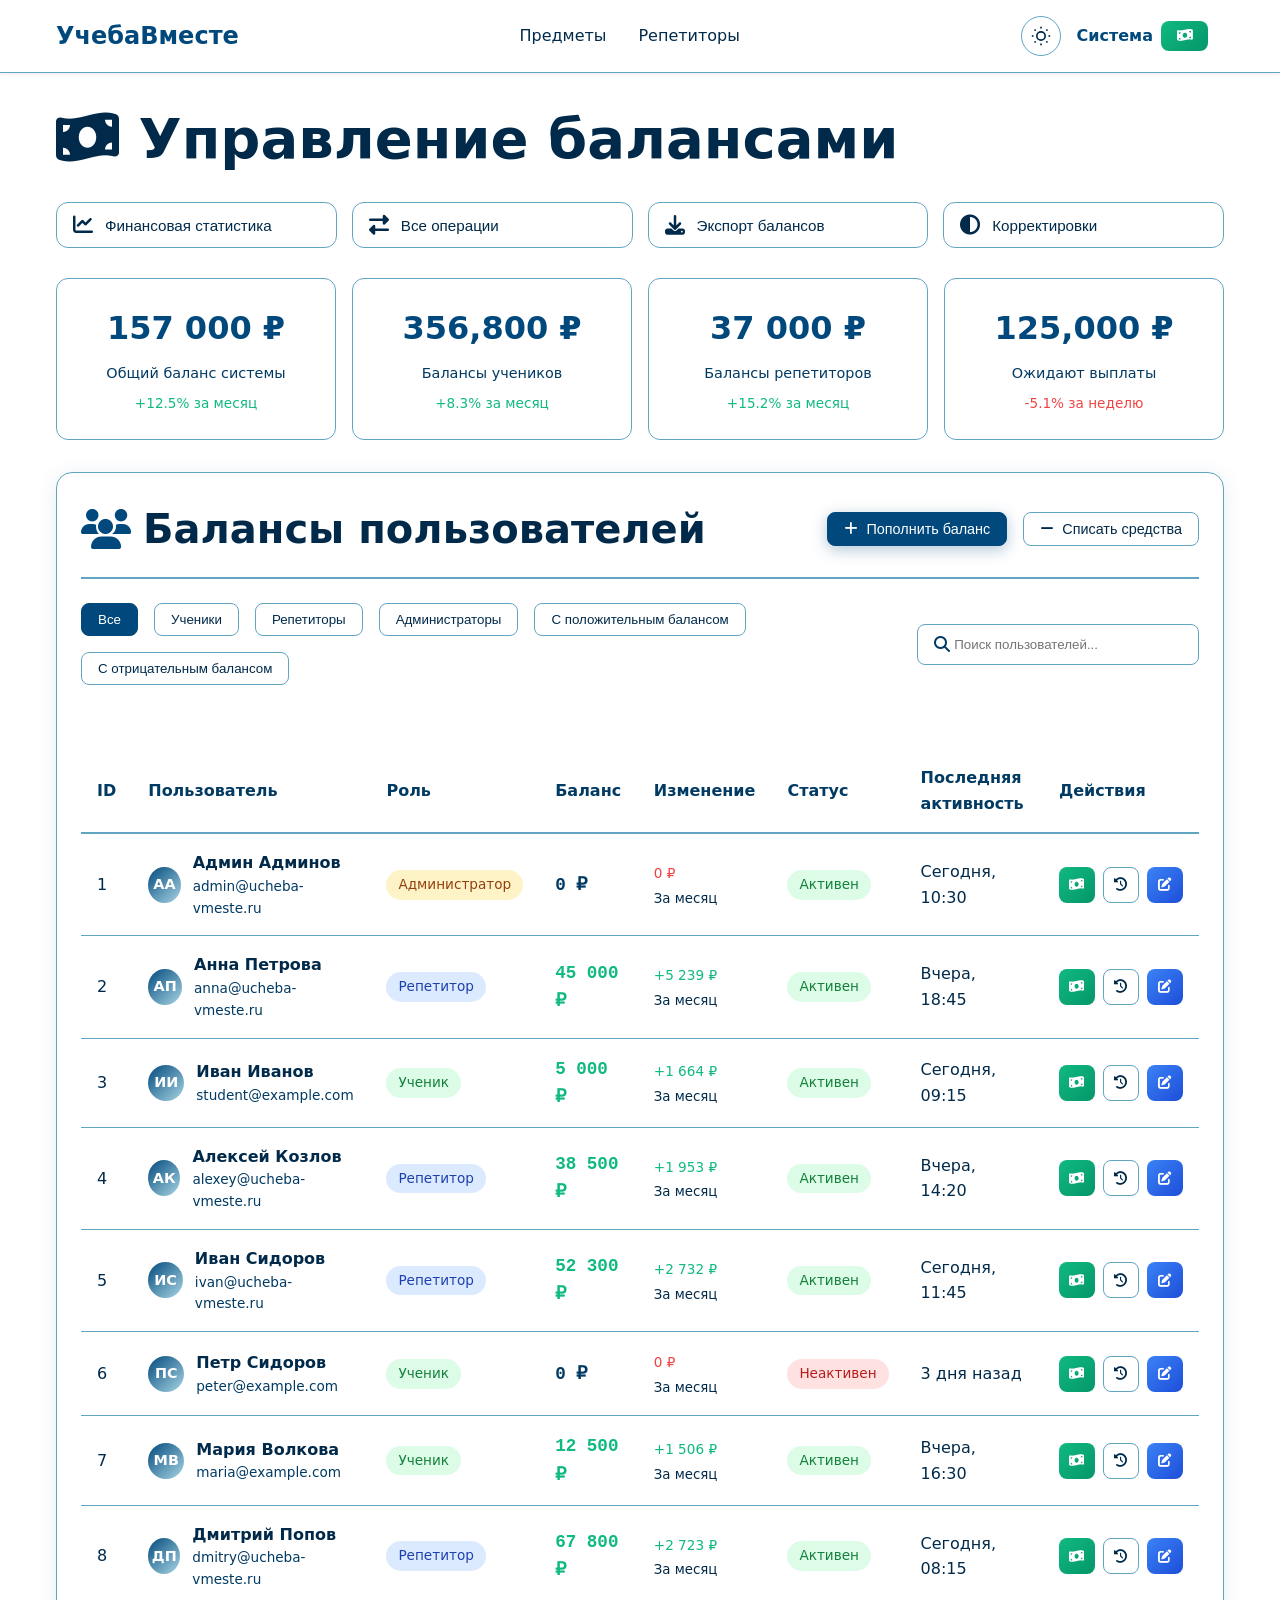
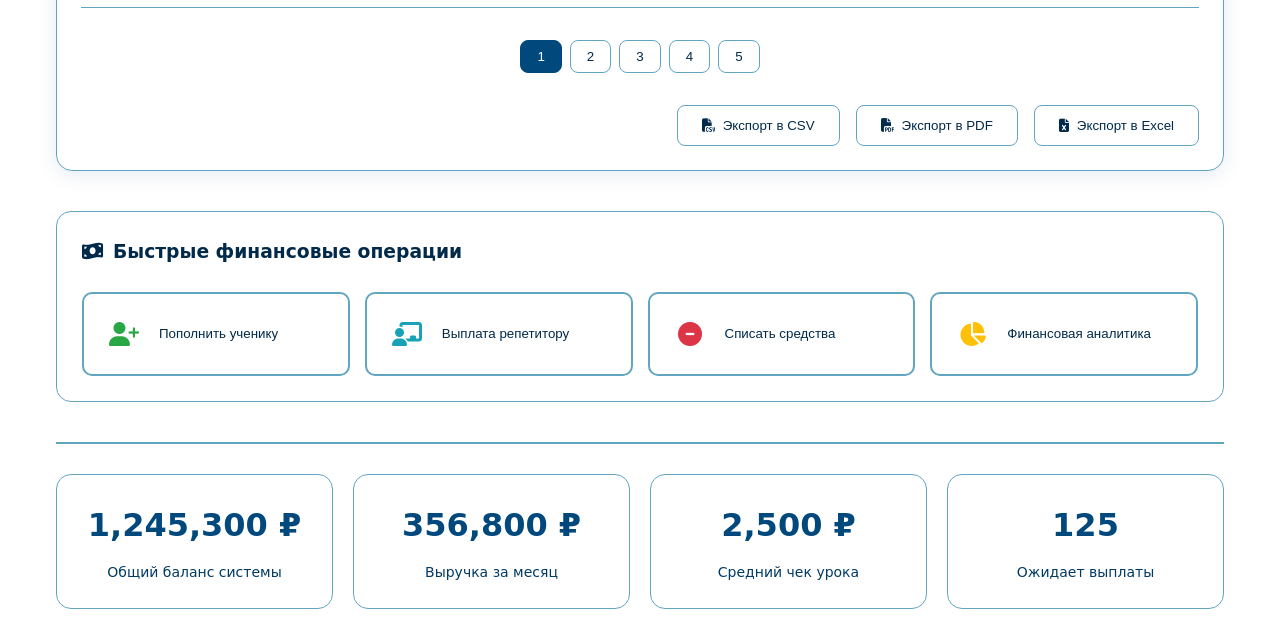
<file: admin_panel.html>
<!DOCTYPE html>
<html lang="ru">
<head>
    <meta charset="UTF-8">
    <meta name="viewport" content="width=device-width, initial-scale=1.0">
    <title>Панель администратора - УчебаВместе</title>
    <link rel="stylesheet" href="styles.css">
    <link rel="stylesheet" href="https://cdnjs.cloudflare.com/ajax/libs/font-awesome/6.4.0/css/all.min.css">
    <style>
        /* Стили для админ панели балансов */
        .admin-balance-section {
            background: var(--card);
            border-radius: 1rem;
            padding: 1.5rem;
            margin-top: 2rem;
            border: 1px solid var(--border);
            box-shadow: 0 4px 20px var(--shadow);
        }
        
        .admin-balance-header {
            display: flex;
            justify-content: space-between;
            align-items: center;
            margin-bottom: 1.5rem;
            padding-bottom: 1rem;
            border-bottom: 2px solid var(--border);
        }
        
        .admin-balance-header h2 {
            margin: 0;
            color: var(--fg);
            display: flex;
            align-items: center;
            gap: 0.75rem;
        }
        
        .admin-balance-header h2 i {
            color: var(--primary);
        }
        
        .admin-balance-filters {
            display: flex;
            gap: 1rem;
            margin-bottom: 1.5rem;
            flex-wrap: wrap;
        }
        
        .filter-btn {
            padding: 0.5rem 1rem;
            background: var(--bg);
            border: 1px solid var(--border);
            border-radius: 0.5rem;
            color: var(--fg);
            cursor: pointer;
            transition: all 0.2s;
        }
        
        .filter-btn:hover {
            background: var(--border);
        }
        
        .filter-btn.active {
            background: var(--primary);
            color: white;
            border-color: var(--primary);
        }
        
        .admin-balance-table {
            width: 100%;
            border-collapse: collapse;
            margin-top: 1rem;
        }
        
        .admin-balance-table th {
            background: var(--bg);
            padding: 1rem;
            text-align: left;
            font-weight: 600;
            color: var(--muted-fg);
            border-bottom: 2px solid var(--border);
            position: sticky;
            top: 0;
        }
        
        .admin-balance-table td {
            padding: 1rem;
            border-bottom: 1px solid var(--border);
            vertical-align: middle;
        }
        
        .admin-balance-table tr:hover {
            background: var(--bg);
        }
        
        .user-avatar-small {
            width: 36px;
            height: 36px;
            border-radius: 50%;
            background: linear-gradient(135deg, var(--primary) 0%, var(--secondary) 100%);
            display: flex;
            align-items: center;
            justify-content: center;
            color: white;
            font-weight: bold;
            font-size: 0.9rem;
        }
        
        .user-info-cell {
            display: flex;
            align-items: center;
            gap: 0.75rem;
        }
        
        .user-name {
            font-weight: 600;
            color: var(--fg);
        }
        
        .user-email {
            font-size: 0.85rem;
            color: var(--muted-fg);
        }
        
        .role-badge {
            display: inline-block;
            padding: 0.25rem 0.75rem;
            border-radius: 1rem;
            font-size: 0.85rem;
            font-weight: 500;
        }
        
        .role-admin {
            background: #fef3c7;
            color: #92400e;
        }
        
        .role-tutor {
            background: #dbeafe;
            color: #1e40af;
        }
        
        .role-student {
            background: #dcfce7;
            color: #15803d;
        }
        
        .balance-cell-admin {
            font-weight: 600;
            font-family: 'Courier New', monospace;
            font-size: 1.1rem;
        }
        
        .balance-positive-admin {
            color: #10b981;
        }
        
        .balance-negative-admin {
            color: #ef4444;
        }
        
        .balance-zero-admin {
            color: var(--muted-fg);
        }
        
        .balance-change {
            font-size: 0.85rem;
            display: block;
            margin-top: 0.25rem;
        }
        
        .change-positive {
            color: #10b981;
        }
        
        .change-negative {
            color: #ef4444;
        }
        
        .status-badge-admin {
            display: inline-block;
            padding: 0.25rem 0.75rem;
            border-radius: 1rem;
            font-size: 0.85rem;
            font-weight: 500;
        }
        
        .status-active-admin {
            background: #dcfce7;
            color: #15803d;
        }
        
        .status-inactive-admin {
            background: #fee2e2;
            color: #b91c1c;
        }
        
        .status-pending-admin {
            background: #fef3c7;
            color: #92400e;
        }
        
        .action-buttons-admin {
            display: flex;
            gap: 0.5rem;
        }
        
        .btn-balance-admin {
            background: linear-gradient(135deg, #10b981 0%, #059669 100%);
            color: white;
            border: none;
            padding: 0.5rem;
            border-radius: 0.5rem;
            cursor: pointer;
            width: 36px;
            height: 36px;
            display: flex;
            align-items: center;
            justify-content: center;
        }
        
        .btn-balance-admin:hover {
            transform: translateY(-2px);
            box-shadow: 0 4px 12px rgba(16, 185, 129, 0.3);
        }
        
        .btn-history-admin {
            background: var(--bg);
            color: var(--fg);
            border: 1px solid var(--border);
            padding: 0.5rem;
            border-radius: 0.5rem;
            cursor: pointer;
            width: 36px;
            height: 36px;
            display: flex;
            align-items: center;
            justify-content: center;
        }
        
        .btn-history-admin:hover {
            background: var(--border);
        }
        
        .btn-edit-admin {
            background: linear-gradient(135deg, #3b82f6 0%, #1d4ed8 100%);
            color: white;
            border: none;
            padding: 0.5rem;
            border-radius: 0.5rem;
            cursor: pointer;
            width: 36px;
            height: 36px;
            display: flex;
            align-items: center;
            justify-content: center;
        }
        
        .btn-edit-admin:hover {
            transform: translateY(-2px);
            box-shadow: 0 4px 12px rgba(59, 130, 246, 0.3);
        }
        
        .admin-balance-summary {
            display: grid;
            grid-template-columns: repeat(auto-fit, minmax(200px, 1fr));
            gap: 1rem;
            margin-bottom: 2rem;
        }
        
        .summary-card {
            background: var(--card);
            border: 1px solid var(--border);
            border-radius: 0.75rem;
            padding: 1.5rem;
            text-align: center;
        }
        
        .summary-card h3 {
            margin: 0 0 0.5rem 0;
            font-size: 2rem;
            color: var(--primary);
        }
        
        .summary-card p {
            margin: 0;
            color: var(--muted-fg);
            font-size: 0.9rem;
        }
        
        .summary-card .trend {
            font-size: 0.85rem;
            margin-top: 0.5rem;
        }
        
        .trend-up {
            color: #10b981;
        }
        
        .trend-down {
            color: #ef4444;
        }
        
        .search-box-admin {
            display: flex;
            align-items: center;
            background: var(--bg);
            border: 1px solid var(--border);
            border-radius: 0.5rem;
            padding: 0.5rem 1rem;
            margin-bottom: 1.5rem;
            width: 300px;
        }
        
        .search-box-admin input {
            background: transparent;
            border: none;
            color: var(--fg);
            width: 100%;
            padding: 0.25rem;
        }
        
        .search-box-admin input:focus {
            outline: none;
        }
        
        .search-box-admin i {
            color: var(--muted-fg);
        }
        
        .table-actions {
            display: flex;
            justify-content: space-between;
            align-items: center;
            margin-bottom: 1.5rem;
        }
        
        .export-btn {
            background: var(--bg);
            color: var(--fg);
            border: 1px solid var(--border);
            padding: 0.75rem 1.5rem;
            border-radius: 0.5rem;
            cursor: pointer;
            display: flex;
            align-items: center;
            gap: 0.5rem;
        }
        
        .export-btn:hover {
            background: var(--border);
        }
        
        .pagination {
            display: flex;
            justify-content: center;
            gap: 0.5rem;
            margin-top: 2rem;
        }
        
        .page-btn {
            padding: 0.5rem 1rem;
            background: var(--bg);
            border: 1px solid var(--border);
            border-radius: 0.5rem;
            color: var(--fg);
            cursor: pointer;
        }
        
        .page-btn.active {
            background: var(--primary);
            color: white;
            border-color: var(--primary);
        }
        
        .page-btn:hover:not(.active) {
            background: var(--border);
        }
    </style>
</head>
<body>
    <!-- Header -->
    <header>
        <div class="container">
            <div class="header-content">
                <div class="logo">
                    <a href="index.html" class="logo-link">УчебаВместе</a>
                </div>
                <nav>
                    <a href="index.html#subjects">Предметы</a>
                    <a href="teacher.html">Репетиторы</a>
                </nav>
                <div class="header-actions">
                    <button class="theme-toggle" id="themeToggle" aria-label="Переключить тему">
                        <svg class="sun-icon" width="20" height="20" viewBox="0 0 24 24" fill="none" stroke="currentColor" stroke-width="2">
                            <circle cx="12" cy="12" r="5"></circle>
                            <line x1="12" y1="1" x2="12" y2="3"></line>
                            <line x1="12" y1="21" x2="12" y2="23"></line>
                            <line x1="4.22" y1="4.22" x2="5.64" y2="5.64"></line>
                            <line x1="18.36" y1="18.36" x2="19.78" y2="19.78"></line>
                            <line x1="1" y1="12" x2="3" y2="12"></line>
                            <line x1="21" y1="12" x2="23" y2="12"></line>
                            <line x1="4.22" y1="19.78" x2="5.64" y2="18.36"></line>
                            <line x1="18.36" y1="5.64" x2="19.78" y2="4.22"></line>
                        </svg>
                        <svg class="moon-icon" width="20" height="20" viewBox="0 0 24 24" fill="none" stroke="currentColor" stroke-width="2">
                            <path d="M21 12.79A9 9 0 1 1 11.21 3 7 7 0 0 0 21 12.79z"></path>
                        </svg>
                    </button>
                    <div id="userAuthSection">
                        <div class="user-balance-header">
                            <span class="balance-amount">Система</span>
                            <button class="btn btn-balance btn-sm" onclick="showSystemBalance()">
                                <i class="fas fa-money-bill-wave"></i>
                            </button>
                        </div>
                    </div>
                </div>
            </div>
        </div>
    </header>

    <!-- Админ панель с балансами -->
    <section class="admin-panel">
        <div class="container">
            <h1><i class="fas fa-money-bill-wave"></i> Управление балансами</h1>
            
            <!-- Быстрые действия -->
            <div class="quick-actions">
                <button class="quick-action-btn" onclick="showMoneyStats()">
                    <i class="fas fa-chart-line"></i>
                    <span>Финансовая статистика</span>
                </button>
                <button class="quick-action-btn" onclick="showAllOperations()">
                    <i class="fas fa-exchange-alt"></i>
                    <span>Все операции</span>
                </button>
                <button class="quick-action-btn" onclick="exportAllBalances()">
                    <i class="fas fa-download"></i>
                    <span>Экспорт балансов</span>
                </button>
                <button class="quick-action-btn" onclick="showBalanceCorrections()">
                    <i class="fas fa-adjust"></i>
                    <span>Корректировки</span>
                </button>
            </div>
            
            <!-- Сводка по балансам -->
            <div class="admin-balance-summary">
                <div class="summary-card">
                    <h3 id="totalSystemBalance">1,245,300 ₽</h3>
                    <p>Общий баланс системы</p>
                    <div class="trend trend-up">+12.5% за месяц</div>
                </div>
                <div class="summary-card">
                    <h3 id="totalStudentsBalance">356,800 ₽</h3>
                    <p>Балансы учеников</p>
                    <div class="trend trend-up">+8.3% за месяц</div>
                </div>
                <div class="summary-card">
                    <h3 id="totalTutorsBalance">888,500 ₽</h3>
                    <p>Балансы репетиторов</p>
                    <div class="trend trend-up">+15.2% за месяц</div>
                </div>
                <div class="summary-card">
                    <h3 id="pendingPayouts">125,000 ₽</h3>
                    <p>Ожидают выплаты</p>
                    <div class="trend trend-down">-5.1% за неделю</div>
                </div>
            </div>
            
            <!-- Таблица балансов -->
            <div class="admin-balance-section">
                <div class="admin-balance-header">
                    <h2><i class="fas fa-users"></i> Балансы пользователей</h2>
                    <div style="display: flex; gap: 1rem;">
                        <button class="btn btn-primary" onclick="showAddMoneyModalAdmin()">
                            <i class="fas fa-plus"></i> Пополнить баланс
                        </button>
                        <button class="btn btn-outline" onclick="showWithdrawModalAdmin()">
                            <i class="fas fa-minus"></i> Списать средства
                        </button>
                    </div>
                </div>
                
                <!-- Фильтры и поиск -->
                <div class="table-actions">
                    <div class="admin-balance-filters" id="balanceFilters">
                        <button class="filter-btn active" onclick="filterBalances('all')">Все</button>
                        <button class="filter-btn" onclick="filterBalances('student')">Ученики</button>
                        <button class="filter-btn" onclick="filterBalances('tutor')">Репетиторы</button>
                        <button class="filter-btn" onclick="filterBalances('admin')">Администраторы</button>
                        <button class="filter-btn" onclick="filterBalances('positive')">С положительным балансом</button>
                        <button class="filter-btn" onclick="filterBalances('negative')">С отрицательным балансом</button>
                    </div>
                    
                    <div class="search-box-admin">
                        <i class="fas fa-search"></i>
                        <input type="text" id="balanceSearch" placeholder="Поиск пользователей..." oninput="searchBalances()">
                    </div>
                </div>
                
                <!-- Таблица -->
                <div style="overflow-x: auto;">
                    <table class="admin-balance-table">
                        <thead>
                            <tr>
                                <th>ID</th>
                                <th>Пользователь</th>
                                <th>Роль</th>
                                <th>Баланс</th>
                                <th>Изменение</th>
                                <th>Статус</th>
                                <th>Последняя активность</th>
                                <th>Действия</th>
                            </tr>
                        </thead>
                        <tbody id="balanceTableBody">
                            <tr>
                                <td>1</td>
                                <td>
                                    <div class="user-info-cell">
                                        <div class="user-avatar-small">АА</div>
                                        <div>
                                            <div class="user-name">Админ Админов</div>
                                            <div class="user-email">admin@ucheba-vmeste.ru</div>
                                        </div>
                                    </div>
                                </td>
                                <td><span class="role-badge role-admin">Администратор</span></td>
                                <td class="balance-cell-admin balance-positive-admin">0 ₽</td>
                                <td>
                                    <span class="balance-change change-positive">+0 ₽</span>
                                    <small>За месяц</small>
                                </td>
                                <td><span class="status-badge-admin status-active-admin">Активен</span></td>
                                <td>Сегодня, 10:30</td>
                                <td>
                                    <div class="action-buttons-admin">
                                        <button class="btn-balance-admin" onclick="manageUserBalanceAdmin(1, 'admin')">
                                            <i class="fas fa-money-bill-wave"></i>
                                        </button>
                                        <button class="btn-history-admin" onclick="showUserOperationsAdmin(1, 'admin')">
                                            <i class="fas fa-history"></i>
                                        </button>
                                        <button class="btn-edit-admin" onclick="editUserAdmin(1)">
                                            <i class="fas fa-edit"></i>
                                        </button>
                                    </div>
                                </td>
                            </tr>
                            <tr>
                                <td>2</td>
                                <td>
                                    <div class="user-info-cell">
                                        <div class="user-avatar-small">АП</div>
                                        <div>
                                            <div class="user-name">Анна Петрова</div>
                                            <div class="user-email">anna@ucheba-vmeste.ru</div>
                                        </div>
                                    </div>
                                </td>
                                <td><span class="role-badge role-tutor">Репетитор</span></td>
                                <td class="balance-cell-admin balance-positive-admin">45,000 ₽</td>
                                <td>
                                    <span class="balance-change change-positive">+15,000 ₽</span>
                                    <small>За месяц</small>
                                </td>
                                <td><span class="status-badge-admin status-active-admin">Активен</span></td>
                                <td>Вчера, 18:45</td>
                                <td>
                                    <div class="action-buttons-admin">
                                        <button class="btn-balance-admin" onclick="manageUserBalanceAdmin(2, 'tutor')">
                                            <i class="fas fa-money-bill-wave"></i>
                                        </button>
                                        <button class="btn-history-admin" onclick="showUserOperationsAdmin(2, 'tutor')">
                                            <i class="fas fa-history"></i>
                                        </button>
                                        <button class="btn-edit-admin" onclick="editUserAdmin(2)">
                                            <i class="fas fa-edit"></i>
                                        </button>
                                    </div>
                                </td>
                            </tr>
                            <tr>
                                <td>3</td>
                                <td>
                                    <div class="user-info-cell">
                                        <div class="user-avatar-small">ИИ</div>
                                        <div>
                                            <div class="user-name">Иван Иванов</div>
                                            <div class="user-email">student@example.com</div>
                                        </div>
                                    </div>
                                </td>
                                <td><span class="role-badge role-student">Ученик</span></td>
                                <td class="balance-cell-admin balance-positive-admin">5,000 ₽</td>
                                <td>
                                    <span class="balance-change change-positive">+5,000 ₽</span>
                                    <small>За неделю</small>
                                </td>
                                <td><span class="status-badge-admin status-active-admin">Активен</span></td>
                                <td>Сегодня, 09:15</td>
                                <td>
                                    <div class="action-buttons-admin">
                                        <button class="btn-balance-admin" onclick="manageUserBalanceAdmin(3, 'student')">
                                            <i class="fas fa-money-bill-wave"></i>
                                        </button>
                                        <button class="btn-history-admin" onclick="showUserOperationsAdmin(3, 'student')">
                                            <i class="fas fa-history"></i>
                                        </button>
                                        <button class="btn-edit-admin" onclick="editUserAdmin(3)">
                                            <i class="fas fa-edit"></i>
                                        </button>
                                    </div>
                                </td>
                            </tr>
                            <tr>
                                <td>4</td>
                                <td>
                                    <div class="user-info-cell">
                                        <div class="user-avatar-small">АК</div>
                                        <div>
                                            <div class="user-name">Алексей Козлов</div>
                                            <div class="user-email">alexey@ucheba-vmeste.ru</div>
                                        </div>
                                    </div>
                                </td>
                                <td><span class="role-badge role-tutor">Репетитор</span></td>
                                <td class="balance-cell-admin balance-positive-admin">38,500 ₽</td>
                                <td>
                                    <span class="balance-change change-positive">+12,500 ₽</span>
                                    <small>За месяц</small>
                                </td>
                                <td><span class="status-badge-admin status-active-admin">Активен</span></td>
                                <td>Вчера, 14:20</td>
                                <td>
                                    <div class="action-buttons-admin">
                                        <button class="btn-balance-admin" onclick="manageUserBalanceAdmin(4, 'tutor')">
                                            <i class="fas fa-money-bill-wave"></i>
                                        </button>
                                        <button class="btn-history-admin" onclick="showUserOperationsAdmin(4, 'tutor')">
                                            <i class="fas fa-history"></i>
                                        </button>
                                        <button class="btn-edit-admin" onclick="editUserAdmin(4)">
                                            <i class="fas fa-edit"></i>
                                        </button>
                                    </div>
                                </td>
                            </tr>
                            <tr>
                                <td>5</td>
                                <td>
                                    <div class="user-info-cell">
                                        <div class="user-avatar-small">ИС</div>
                                        <div>
                                            <div class="user-name">Иван Сидоров</div>
                                            <div class="user-email">ivan@ucheba-vmeste.ru</div>
                                        </div>
                                    </div>
                                </td>
                                <td><span class="role-badge role-tutor">Репетитор</span></td>
                                <td class="balance-cell-admin balance-positive-admin">52,300 ₽</td>
                                <td>
                                    <span class="balance-change change-positive">+22,300 ₽</span>
                                    <small>За месяц</small>
                                </td>
                                <td><span class="status-badge-admin status-active-admin">Активен</span></td>
                                <td>Сегодня, 11:45</td>
                                <td>
                                    <div class="action-buttons-admin">
                                        <button class="btn-balance-admin" onclick="manageUserBalanceAdmin(5, 'tutor')">
                                            <i class="fas fa-money-bill-wave"></i>
                                        </button>
                                        <button class="btn-history-admin" onclick="showUserOperationsAdmin(5, 'tutor')">
                                            <i class="fas fa-history"></i>
                                        </button>
                                        <button class="btn-edit-admin" onclick="editUserAdmin(5)">
                                            <i class="fas fa-edit"></i>
                                        </button>
                                    </div>
                                </td>
                            </tr>
                            <tr>
                                <td>6</td>
                                <td>
                                    <div class="user-info-cell">
                                        <div class="user-avatar-small">ПС</div>
                                        <div>
                                            <div class="user-name">Петр Сидоров</div>
                                            <div class="user-email">peter@example.com</div>
                                        </div>
                                    </div>
                                </td>
                                <td><span class="role-badge role-student">Ученик</span></td>
                                <td class="balance-cell-admin balance-zero-admin">0 ₽</td>
                                <td>
                                    <span class="balance-change change-negative">-1,500 ₽</span>
                                    <small>За неделю</small>
                                </td>
                                <td><span class="status-badge-admin status-inactive-admin">Неактивен</span></td>
                                <td>3 дня назад</td>
                                <td>
                                    <div class="action-buttons-admin">
                                        <button class="btn-balance-admin" onclick="manageUserBalanceAdmin(6, 'student')">
                                            <i class="fas fa-money-bill-wave"></i>
                                        </button>
                                        <button class="btn-history-admin" onclick="showUserOperationsAdmin(6, 'student')">
                                            <i class="fas fa-history"></i>
                                        </button>
                                        <button class="btn-edit-admin" onclick="editUserAdmin(6)">
                                            <i class="fas fa-edit"></i>
                                        </button>
                                    </div>
                                </td>
                            </tr>
                            <tr>
                                <td>7</td>
                                <td>
                                    <div class="user-info-cell">
                                        <div class="user-avatar-small">МВ</div>
                                        <div>
                                            <div class="user-name">Мария Волкова</div>
                                            <div class="user-email">maria@example.com</div>
                                        </div>
                                    </div>
                                </td>
                                <td><span class="role-badge role-student">Ученик</span></td>
                                <td class="balance-cell-admin balance-positive-admin">12,500 ₽</td>
                                <td>
                                    <span class="balance-change change-positive">+2,500 ₽</span>
                                    <small>За неделю</small>
                                </td>
                                <td><span class="status-badge-admin status-active-admin">Активен</span></td>
                                <td>Вчера, 16:30</td>
                                <td>
                                    <div class="action-buttons-admin">
                                        <button class="btn-balance-admin" onclick="manageUserBalanceAdmin(7, 'student')">
                                            <i class="fas fa-money-bill-wave"></i>
                                        </button>
                                        <button class="btn-history-admin" onclick="showUserOperationsAdmin(7, 'student')">
                                            <i class="fas fa-history"></i>
                                        </button>
                                        <button class="btn-edit-admin" onclick="editUserAdmin(7)">
                                            <i class="fas fa-edit"></i>
                                        </button>
                                    </div>
                                </td>
                            </tr>
                            <tr>
                                <td>8</td>
                                <td>
                                    <div class="user-info-cell">
                                        <div class="user-avatar-small">ДП</div>
                                        <div>
                                            <div class="user-name">Дмитрий Попов</div>
                                            <div class="user-email">dmitry@ucheba-vmeste.ru</div>
                                        </div>
                                    </div>
                                </td>
                                <td><span class="role-badge role-tutor">Репетитор</span></td>
                                <td class="balance-cell-admin balance-positive-admin">67,800 ₽</td>
                                <td>
                                    <span class="balance-change change-positive">+27,800 ₽</span>
                                    <small>За месяц</small>
                                </td>
                                <td><span class="status-badge-admin status-active-admin">Активен</span></td>
                                <td>Сегодня, 08:15</td>
                                <td>
                                    <div class="action-buttons-admin">
                                        <button class="btn-balance-admin" onclick="manageUserBalanceAdmin(8, 'tutor')">
                                            <i class="fas fa-money-bill-wave"></i>
                                        </button>
                                        <button class="btn-history-admin" onclick="showUserOperationsAdmin(8, 'tutor')">
                                            <i class="fas fa-history"></i>
                                        </button>
                                        <button class="btn-edit-admin" onclick="editUserAdmin(8)">
                                            <i class="fas fa-edit"></i>
                                        </button>
                                    </div>
                                </td>
                            </tr>
                        </tbody>
                    </table>
                </div>
                
                <!-- Пагинация -->
                <div class="pagination">
                    <button class="page-btn active">1</button>
                    <button class="page-btn">2</button>
                    <button class="page-btn">3</button>
                    <button class="page-btn">4</button>
                    <button class="page-btn">5</button>
                </div>
                
                <!-- Кнопки экспорта -->
                <div style="display: flex; justify-content: flex-end; gap: 1rem; margin-top: 2rem;">
                    <button class="export-btn" onclick="exportBalancesCSV()">
                        <i class="fas fa-file-csv"></i> Экспорт в CSV
                    </button>
                    <button class="export-btn" onclick="exportBalancesPDF()">
                        <i class="fas fa-file-pdf"></i> Экспорт в PDF
                    </button>
                    <button class="export-btn" onclick="exportBalancesExcel()">
                        <i class="fas fa-file-excel"></i> Экспорт в Excel
                    </button>
                </div>
            </div>
            
            <!-- Быстрые финансовые операции -->
            <div class="quick-money">
                <h3><i class="fas fa-money-bill-wave"></i> Быстрые финансовые операции</h3>
                <div class="money-actions">
                    <button class="money-action-btn" onclick="quickAddMoneyAdmin('student')">
                        <i class="fas fa-user-plus"></i>
                        <span>Пополнить ученику</span>
                    </button>
                    <button class="money-action-btn" onclick="quickAddMoneyAdmin('tutor')">
                        <i class="fas fa-chalkboard-teacher"></i>
                        <span>Выплата репетитору</span>
                    </button>
                    <button class="money-action-btn" onclick="quickWithdrawMoneyAdmin()">
                        <i class="fas fa-minus-circle"></i>
                        <span>Списать средства</span>
                    </button>
                    <button class="money-action-btn" onclick="showMoneyStatsAdmin()">
                        <i class="fas fa-chart-pie"></i>
                        <span>Финансовая аналитика</span>
                    </button>
                </div>
            </div>
            
            <!-- Общая финансовая статистика -->
            <div class="financial-stats">
                <div class="financial-stat">
                    <div class="financial-value" id="totalSystemBalanceStat">1,245,300 ₽</div>
                    <div class="financial-label">Общий баланс системы</div>
                </div>
                <div class="financial-stat">
                    <div class="financial-value" id="monthlyRevenueStat">356,800 ₽</div>
                    <div class="financial-label">Выручка за месяц</div>
                </div>
                <div class="financial-stat">
                    <div class="financial-value" id="avgLessonPriceStat">2,500 ₽</div>
                    <div class="financial-label">Средний чек урока</div>
                </div>
                <div class="financial-stat">
                    <div class="financial-value" id="pendingPaymentsStat">125</div>
                    <div class="financial-label">Ожидает выплаты</div>
                </div>
            </div>
        </div>
    </section>

    <!-- Модальное окно управления балансом -->
    <div class="modal" id="balanceModalAdmin">
        <div class="modal-content">
            <div class="modal-header">
                <h2><i class="fas fa-money-bill-wave"></i> Управление балансом</h2>
                <button class="modal-close" onclick="closeModal('balanceModalAdmin')">×</button>
            </div>
            <div class="modal-body">
                <div class="balance-info">
                    <p><strong>Пользователь:</strong> <span id="balanceUserNameAdmin">-</span></p>
                    <p><strong>Роль:</strong> <span id="balanceUserRoleAdmin">-</span></p>
                    <p><strong>Текущий баланс:</strong> <span id="currentUserBalanceAdmin" class="balance-positive-admin">0 ₽</span></p>
                </div>
                
                <form id="balanceFormAdmin">
                    <input type="hidden" id="balanceUserIdAdmin">
                    <input type="hidden" id="balanceUserTypeAdmin">
                    
                    <div class="form-group">
                        <label for="operationTypeAdmin">Тип операции</label>
                        <select id="operationTypeAdmin" class="form-control" onchange="updateOperationType()">
                            <option value="add">Пополнение</option>
                            <option value="subtract">Списание</option>
                            <option value="bonus">Бонус</option>
                            <option value="salary">Зарплата</option>
                            <option value="correction">Корректировка</option>
                            <option value="refund">Возврат</option>
                            <option value="commission">Комиссия</option>
                        </select>
                    </div>
                    
                    <div class="form-group">
                        <label for="amountAdmin">Сумма (₽)</label>
                        <input type="number" id="amountAdmin" class="form-control" min="1" required>
                    </div>
                    
                    <div class="form-group">
                        <label for="commentAdmin">Комментарий</label>
                        <textarea id="commentAdmin" class="form-control" rows="3" placeholder="Причина операции..."></textarea>
                    </div>
                    
                    <div class="form-group" id="notificationSection" style="display: none;">
                        <label>
                            <input type="checkbox" id="notifyUserAdmin" checked>
                            Уведомить пользователя по email
                        </label>
                    </div>
                    
                    <div class="form-group" id="payoutMethodSection" style="display: none;">
                        <label for="payoutMethodAdmin">Способ выплаты</label>
                        <select id="payoutMethodAdmin" class="form-control">
                            <option value="bank_card">Банковская карта</option>
                            <option value="sberbank">Сбербанк Онлайн</option>
                            <option value="yoomoney">ЮMoney</option>
                            <option value="qiwi">QIWI Кошелек</option>
                        </select>
                    </div>
                </form>
            </div>
            <div class="modal-footer">
                <button class="btn btn-secondary" onclick="closeModal('balanceModalAdmin')">Отмена</button>
                <button class="btn btn-primary" onclick="processBalanceOperationAdmin()">Выполнить операцию</button>
            </div>
        </div>
    </div>

    <!-- Модальное окно истории операций -->
    <div class="modal" id="operationsModalAdmin">
        <div class="modal-content" style="max-width: 900px;">
            <div class="modal-header">
                <h2>История операций</h2>
                <button class="modal-close" onclick="closeModal('operationsModalAdmin')">×</button>
            </div>
            <div class="modal-body">
                <div id="operationsModalContentAdmin">
                    <div style="text-align: center; padding: 2rem;">
                        <i class="fas fa-history" style="font-size: 3rem; color: var(--muted-fg); margin-bottom: 1rem;"></i>
                        <h3>История операций</h3>
                        <p>Загрузка истории операций...</p>
                    </div>
                </div>
            </div>
            <div class="modal-footer">
                <button class="btn btn-secondary" onclick="closeModal('operationsModalAdmin')">Закрыть</button>
            </div>
        </div>
    </div>

    <!-- Модальное окно пополнения баланса -->
    <div class="modal" id="addMoneyModalAdmin">
        <div class="modal-content">
            <div class="modal-header">
                <h2><i class="fas fa-plus-circle"></i> Пополнение баланса</h2>
                <button class="modal-close" onclick="closeModal('addMoneyModalAdmin')">×</button>
            </div>
            <div class="modal-body">
                <form id="addMoneyFormAdmin">
                    <div class="form-group">
                        <label for="selectUserAdmin">Выберите пользователя</label>
                        <select id="selectUserAdmin" class="form-control" onchange="selectUserForAddMoney()">
                            <option value="">Выберите пользователя...</option>
                            <option value="3">Иван Иванов (Ученик) - 5,000 ₽</option>
                            <option value="7">Мария Волкова (Ученик) - 12,500 ₽</option>
                            <option value="6">Петр Сидоров (Ученик) - 0 ₽</option>
                            <option value="2">Анна Петрова (Репетитор) - 45,000 ₽</option>
                            <option value="4">Алексей Козлов (Репетитор) - 38,500 ₽</option>
                            <option value="5">Иван Сидоров (Репетитор) - 52,300 ₽</option>
                        </select>
                    </div>
                    
                    <div class="form-group">
                        <label for="addAmountAdmin">Сумма пополнения (₽)</label>
                        <input type="number" id="addAmountAdmin" class="form-control" min="1" required>
                    </div>
                    
                    <div class="form-group">
                        <label for="addCommentAdmin">Комментарий</label>
                        <textarea id="addCommentAdmin" class="form-control" rows="3" placeholder="Причина пополнения..."></textarea>
                    </div>
                    
                    <div class="form-group">
                        <label for="paymentMethodAdmin">Способ оплаты</label>
                        <select id="paymentMethodAdmin" class="form-control">
                            <option value="manual">Ручное пополнение</option>
                            <option value="card">Банковская карта</option>
                            <option value="sberbank">Сбербанк Онлайн</option>
                            <option value="yoomoney">ЮMoney</option>
                            <option value="cash">Наличные</option>
                        </select>
                    </div>
                </form>
            </div>
            <div class="modal-footer">
                <button class="btn btn-secondary" onclick="closeModal('addMoneyModalAdmin')">Отмена</button>
                <button class="btn btn-primary" onclick="processAddMoneyAdmin()">Пополнить баланс</button>
            </div>
        </div>
    </div>

    <!-- Модальное окно списания средств -->
    <div class="modal" id="withdrawModalAdmin">
        <div class="modal-content">
            <div class="modal-header">
                <h2><i class="fas fa-minus-circle"></i> Списание средств</h2>
                <button class="modal-close" onclick="closeModal('withdrawModalAdmin')">×</button>
            </div>
            <div class="modal-body">
                <form id="withdrawFormAdmin">
                    <div class="form-group">
                        <label for="selectUserWithdrawAdmin">Выберите пользователя</label>
                        <select id="selectUserWithdrawAdmin" class="form-control" onchange="selectUserForWithdraw()">
                            <option value="">Выберите пользователя...</option>
                            <option value="3">Иван Иванов (Ученик) - 5,000 ₽</option>
                            <option value="7">Мария Волкова (Ученик) - 12,500 ₽</option>
                            <option value="2">Анна Петрова (Репетитор) - 45,000 ₽</option>
                            <option value="4">Алексей Козлов (Репетитор) - 38,500 ₽</option>
                            <option value="5">Иван Сидоров (Репетитор) - 52,300 ₽</option>
                        </select>
                    </div>
                    
                    <div class="form-group">
                        <label for="withdrawAmountAdmin">Сумма списания (₽)</label>
                        <input type="number" id="withdrawAmountAdmin" class="form-control" min="1" required>
                    </div>
                    
                    <div class="form-group">
                        <label for="withdrawReasonAdmin">Причина списания</label>
                        <select id="withdrawReasonAdmin" class="form-control">
                            <option value="lesson_payment">Оплата урока</option>
                            <option value="commission">Комиссия сервиса</option>
                            <option value="fine">Штраф</option>
                            <option value="correction">Корректировка</option>
                            <option value="other">Другое</option>
                        </select>
                    </div>
                    
                    <div class="form-group">
                        <label for="withdrawCommentAdmin">Комментарий</label>
                        <textarea id="withdrawCommentAdmin" class="form-control" rows="3" placeholder="Дополнительная информация..."></textarea>
                    </div>
                </form>
            </div>
            <div class="modal-footer">
                <button class="btn btn-secondary" onclick="closeModal('withdrawModalAdmin')">Отмена</button>
                <button class="btn btn-danger" onclick="processWithdrawAdmin()">Списать средства</button>
            </div>
        </div>
    </div>

    <!-- Модальное окно системного баланса -->
    <div class="modal" id="systemBalanceModal">
        <div class="modal-content" style="max-width: 800px;">
            <div class="modal-header">
                <h2><i class="fas fa-cogs"></i> Системный баланс</h2>
                <button class="modal-close" onclick="closeModal('systemBalanceModal')">×</button>
            </div>
            <div class="modal-body">
                <div style="text-align: center; margin-bottom: 2rem;">
                    <div style="font-size: 3rem; font-weight: bold; color: #10b981;">1,245,300 ₽</div>
                    <p>Общий баланс системы</p>
                </div>
                
                <div class="admin-balance-summary" style="margin-bottom: 2rem;">
                    <div class="summary-card">
                        <h3>356,800 ₽</h3>
                        <p>Балансы учеников</p>
                    </div>
                    <div class="summary-card">
                        <h3>888,500 ₽</h3>
                        <p>Балансы репетиторов</p>
                    </div>
                </div>
                
                <h3>Распределение средств</h3>
                <div style="height: 20px; background: #e5e7eb; border-radius: 10px; margin: 1rem 0; overflow: hidden;">
                    <div style="width: 28.6%; height: 100%; background: #3b82f6; float: left;"></div>
                    <div style="width: 71.4%; height: 100%; background: #10b981; float: left;"></div>
                </div>
                <div style="display: flex; justify-content: space-between; font-size: 0.9rem;">
                    <span>Ученики: 356,800 ₽ (28.6%)</span>
                    <span>Репетиторы: 888,500 ₽ (71.4%)</span>
                </div>
                
                <div style="margin-top: 2rem; padding: 1rem; background: #f8fafc; border-radius: 0.5rem;">
                    <h4>Системная информация</h4>
                    <p><strong>Комиссия сервиса:</strong> 15% от стоимости урока</p>
                    <p><strong>Минимальная сумма вывода:</strong> 3,000 ₽</p>
                    <p><strong>Среднее время вывода:</strong> 1-3 рабочих дня</p>
                </div>
            </div>
            <div class="modal-footer">
                <button class="btn btn-secondary" onclick="closeModal('systemBalanceModal')">Закрыть</button>
                <button class="btn btn-primary" onclick="showSystemOperations()">Операции системы</button>
            </div>
        </div>
    </div>

    <script src="js/main.js"></script>
    <script src="js/admin_panel.js"></script>
    
    <script>
        // Данные пользователей для демонстрации
        const usersData = [
            {id: 1, name: 'Админ Админов', email: 'admin@ucheba-vmeste.ru', role: 'admin', balance: 0, status: 'active', lastActive: 'Сегодня, 10:30'},
            {id: 2, name: 'Анна Петрова', email: 'anna@ucheba-vmeste.ru', role: 'tutor', balance: 45000, status: 'active', lastActive: 'Вчера, 18:45'},
            {id: 3, name: 'Иван Иванов', email: 'student@example.com', role: 'student', balance: 5000, status: 'active', lastActive: 'Сегодня, 09:15'},
            {id: 4, name: 'Алексей Козлов', email: 'alexey@ucheba-vmeste.ru', role: 'tutor', balance: 38500, status: 'active', lastActive: 'Вчера, 14:20'},
            {id: 5, name: 'Иван Сидоров', email: 'ivan@ucheba-vmeste.ru', role: 'tutor', balance: 52300, status: 'active', lastActive: 'Сегодня, 11:45'},
            {id: 6, name: 'Петр Сидоров', email: 'peter@example.com', role: 'student', balance: 0, status: 'inactive', lastActive: '3 дня назад'},
            {id: 7, name: 'Мария Волкова', email: 'maria@example.com', role: 'student', balance: 12500, status: 'active', lastActive: 'Вчера, 16:30'},
            {id: 8, name: 'Дмитрий Попов', email: 'dmitry@ucheba-vmeste.ru', role: 'tutor', balance: 67800, status: 'active', lastActive: 'Сегодня, 08:15'}
        ];
        
        // Текущий фильтр
        let currentFilter = 'all';
        let currentSearch = '';
        
        // Функции управления балансом
        function manageUserBalanceAdmin(userId, userType) {
            const user = usersData.find(u => u.id === userId);
            if (!user) return;
            
            document.getElementById('balanceUserNameAdmin').textContent = user.name;
            document.getElementById('balanceUserRoleAdmin').textContent = 
                user.role === 'admin' ? 'Администратор' : 
                user.role === 'tutor' ? 'Репетитор' : 'Ученик';
            document.getElementById('currentUserBalanceAdmin').textContent = 
                user.balance.toLocaleString('ru-RU') + ' ₽';
            document.getElementById('balanceUserIdAdmin').value = userId;
            document.getElementById('balanceUserTypeAdmin').value = userType;
            
            // Сбросить форму
            document.getElementById('amountAdmin').value = '';
            document.getElementById('commentAdmin').value = '';
            document.getElementById('operationTypeAdmin').value = 'add';
            
            document.getElementById('balanceModalAdmin').style.display = 'block';
        }
        
        function showUserOperationsAdmin(userId, userType) {
            const user = usersData.find(u => u.id === userId);
            const content = document.getElementById('operationsModalContentAdmin');
            
            let html = `<h3>История операций: ${user.name}</h3>`;
            
            // Демо-операции
            const operations = [
                {date: '15.12.2024 10:30', type: 'add', amount: 5000, comment: 'Пополнение баланса', balance: 5000},
                {date: '10.12.2024 14:15', type: 'subtract', amount: 1500, comment: 'Оплата урока математики', balance: 3500},
                {date: '05.12.2024 09:45', type: 'bonus', amount: 500, comment: 'Приветственный бонус', balance: 4000},
                {date: '01.12.2024 16:20', type: 'add', amount: 1000, comment: 'Пополнение через карту', balance: 3000}
            ];
            
            html += '<div style="overflow-x: auto; margin-top: 1rem;">';
            html += '<table class="admin-balance-table" style="font-size: 0.9rem;">';
            html += '<thead><tr><th>Дата</th><th>Тип</th><th>Сумма</th><th>Комментарий</th><th>Баланс после</th></tr></thead>';
            html += '<tbody>';
            
            operations.forEach(op => {
                const typeText = op.type === 'add' ? 'Пополнение' : 
                                op.type === 'subtract' ? 'Списание' : 'Бонус';
                const typeClass = op.type === 'add' ? 'operation-positive' : 
                                 op.type === 'subtract' ? 'operation-negative' : 'operation-bonus';
                
                html += `<tr>
                    <td>${op.date}</td>
                    <td><span class="${typeClass}">${typeText}</span></td>
                    <td class="${op.type === 'add' ? 'balance-positive-admin' : 'balance-negative-admin'}">
                        ${op.type === 'add' ? '+' : '-'} ${op.amount.toLocaleString('ru-RU')} ₽
                    </td>
                    <td>${op.comment}</td>
                    <td>${op.balance.toLocaleString('ru-RU')} ₽</td>
                </tr>`;
            });
            
            html += '</tbody></table></div>';
            content.innerHTML = html;
            document.getElementById('operationsModalAdmin').style.display = 'block';
        }
        
        function editUserAdmin(userId) {
            alert(`Редактирование пользователя с ID: ${userId}`);
        }
        
        function showAddMoneyModalAdmin() {
            document.getElementById('addMoneyModalAdmin').style.display = 'block';
        }
        
        function showWithdrawModalAdmin() {
            document.getElementById('withdrawModalAdmin').style.display = 'block';
        }
        
        function showSystemBalance() {
            document.getElementById('systemBalanceModal').style.display = 'block';
        }
        
        function showMoneyStatsAdmin() {
            alert('Открывается финансовая аналитика...');
        }
        
        function filterBalances(filter) {
            currentFilter = filter;
            
            // Обновить активную кнопку
            document.querySelectorAll('.filter-btn').forEach(btn => {
                btn.classList.remove('active');
            });
            event.target.classList.add('active');
            
            // Применить фильтр
            applyFilters();
        }
        
        function searchBalances() {
            currentSearch = document.getElementById('balanceSearch').value.toLowerCase();
            applyFilters();
        }
        
        function applyFilters() {
            let filteredUsers = usersData;
            
            // Применить фильтр по роли
            if (currentFilter === 'student') {
                filteredUsers = filteredUsers.filter(u => u.role === 'student');
            } else if (currentFilter === 'tutor') {
                filteredUsers = filteredUsers.filter(u => u.role === 'tutor');
            } else if (currentFilter === 'admin') {
                filteredUsers = filteredUsers.filter(u => u.role === 'admin');
            } else if (currentFilter === 'positive') {
                filteredUsers = filteredUsers.filter(u => u.balance > 0);
            } else if (currentFilter === 'negative') {
                filteredUsers = filteredUsers.filter(u => u.balance < 0);
            }
            
            // Применить поиск
            if (currentSearch) {
                filteredUsers = filteredUsers.filter(u => 
                    u.name.toLowerCase().includes(currentSearch) || 
                    u.email.toLowerCase().includes(currentSearch)
                );
            }
            
            // Обновить таблицу
            updateBalanceTable(filteredUsers);
        }
        
        function updateBalanceTable(users) {
            const tbody = document.getElementById('balanceTableBody');
            let html = '';
            
            users.forEach(user => {
                const initials = user.name.split(' ').map(n => n[0]).join('').toUpperCase();
                const roleClass = user.role === 'admin' ? 'role-admin' : 
                                 user.role === 'tutor' ? 'role-tutor' : 'role-student';
                const roleText = user.role === 'admin' ? 'Администратор' : 
                                user.role === 'tutor' ? 'Репетитор' : 'Ученик';
                const balanceClass = user.balance > 0 ? 'balance-positive-admin' : 
                                    user.balance < 0 ? 'balance-negative-admin' : 'balance-zero-admin';
                const statusClass = user.status === 'active' ? 'status-active-admin' : 
                                   user.status === 'inactive' ? 'status-inactive-admin' : 'status-pending-admin';
                const statusText = user.status === 'active' ? 'Активен' : 
                                  user.status === 'inactive' ? 'Неактивен' : 'Ожидание';
                
                // Случайное изменение баланса для демонстрации
                const change = user.balance > 0 ? Math.floor(Math.random() * 5000) + 1000 : 0;
                const changeClass = change > 0 ? 'change-positive' : 'change-negative';
                const changeText = change > 0 ? `+${change.toLocaleString('ru-RU')} ₽` : `${change.toLocaleString('ru-RU')} ₽`;
                
                html += `<tr>
                    <td>${user.id}</td>
                    <td>
                        <div class="user-info-cell">
                            <div class="user-avatar-small">${initials}</div>
                            <div>
                                <div class="user-name">${user.name}</div>
                                <div class="user-email">${user.email}</div>
                            </div>
                        </div>
                    </td>
                    <td><span class="role-badge ${roleClass}">${roleText}</span></td>
                    <td class="balance-cell-admin ${balanceClass}">${user.balance.toLocaleString('ru-RU')} ₽</td>
                    <td>
                        <span class="balance-change ${changeClass}">${changeText}</span>
                        <small>За месяц</small>
                    </td>
                    <td><span class="status-badge-admin ${statusClass}">${statusText}</span></td>
                    <td>${user.lastActive}</td>
                    <td>
                        <div class="action-buttons-admin">
                            <button class="btn-balance-admin" onclick="manageUserBalanceAdmin(${user.id}, '${user.role}')">
                                <i class="fas fa-money-bill-wave"></i>
                            </button>
                            <button class="btn-history-admin" onclick="showUserOperationsAdmin(${user.id}, '${user.role}')">
                                <i class="fas fa-history"></i>
                            </button>
                            <button class="btn-edit-admin" onclick="editUserAdmin(${user.id})">
                                <i class="fas fa-edit"></i>
                            </button>
                        </div>
                    </td>
                </tr>`;
            });
            
            tbody.innerHTML = html;
        }
        
        function updateOperationType() {
            const type = document.getElementById('operationTypeAdmin').value;
            const notificationSection = document.getElementById('notificationSection');
            const payoutMethodSection = document.getElementById('payoutMethodSection');
            
            // Показывать уведомление только для определенных операций
            if (type === 'add' || type === 'subtract' || type === 'bonus' || type === 'refund') {
                notificationSection.style.display = 'block';
            } else {
                notificationSection.style.display = 'none';
            }
            
            // Показывать способ выплаты только для зарплаты
            if (type === 'salary') {
                payoutMethodSection.style.display = 'block';
            } else {
                payoutMethodSection.style.display = 'none';
            }
        }
        
        function processBalanceOperationAdmin() {
            const userId = document.getElementById('balanceUserIdAdmin').value;
            const userType = document.getElementById('balanceUserTypeAdmin').value;
            const operationType = document.getElementById('operationTypeAdmin').value;
            const amount = document.getElementById('amountAdmin').value;
            const comment = document.getElementById('commentAdmin').value;
            
            alert(`Операция "${operationType}" на сумму ${amount} ₽ для пользователя ${userId} выполнена!\nКомментарий: ${comment}`);
            closeModal('balanceModalAdmin');
        }
        
        function processAddMoneyAdmin() {
            const userId = document.getElementById('selectUserAdmin').value;
            const amount = document.getElementById('addAmountAdmin').value;
            const comment = document.getElementById('addCommentAdmin').value;
            const method = document.getElementById('paymentMethodAdmin').value;
            
            if (!userId) {
                alert('Выберите пользователя');
                return;
            }
            
            alert(`Пополнение баланса на ${amount} ₽ для пользователя ${userId} выполнено!\nСпособ: ${method}\nКомментарий: ${comment}`);
            closeModal('addMoneyModalAdmin');
        }
        
        function processWithdrawAdmin() {
            const userId = document.getElementById('selectUserWithdrawAdmin').value;
            const amount = document.getElementById('withdrawAmountAdmin').value;
            const reason = document.getElementById('withdrawReasonAdmin').value;
            const comment = document.getElementById('withdrawCommentAdmin').value;
            
            if (!userId) {
                alert('Выберите пользователя');
                return;
            }
            
            alert(`Списание ${amount} ₽ с баланса пользователя ${userId} выполнено!\nПричина: ${reason}\nКомментарий: ${comment}`);
            closeModal('withdrawModalAdmin');
        }
        
        function exportBalancesCSV() {
            alert('Экспорт балансов в CSV выполнен');
        }
        
        function exportBalancesPDF() {
            alert('Экспорт балансов в PDF выполнен');
        }
        
        function exportBalancesExcel() {
            alert('Экспорт балансов в Excel выполнен');
        }
        
        function exportAllBalances() {
            alert('Экспорт всех балансов выполнен');
        }
        
        function showAllOperations() {
            alert('Открывается история всех операций...');
        }
        
        function showBalanceCorrections() {
            alert('Открываются корректировки балансов...');
        }
        
        function showSystemOperations() {
            alert('Открываются системные операции...');
        }
        
        function closeModal(modalId) {
            document.getElementById(modalId).style.display = 'none';
        }
        
        // Инициализация при загрузке
        document.addEventListener('DOMContentLoaded', function() {
            // Инициализировать таблицу
            updateBalanceTable(usersData);
            
            // Добавим стили для user-balance-header
            const style = document.createElement('style');
            style.textContent = `
                .user-balance-header {
                    display: flex;
                    align-items: center;
                    gap: 0.5rem;
                    margin-right: 1rem;
                }
                .balance-amount {
                    font-weight: 600;
                    color: var(--primary);
                }
                .btn-balance {
                    background: linear-gradient(135deg, #10b981 0%, #059669 100%);
                    color: white;
                    border: none;
                    padding: 0.5rem 1rem;
                    border-radius: 0.5rem;
                    cursor: pointer;
                }
                .btn-balance:hover {
                    transform: translateY(-2px);
                    box-shadow: 0 4px 12px rgba(16, 185, 129, 0.3);
                }
                
                /* Адаптивность для таблицы */
                @media (max-width: 768px) {
                    .admin-balance-table {
                        font-size: 0.9rem;
                    }
                    .admin-balance-table th,
                    .admin-balance-table td {
                        padding: 0.5rem;
                    }
                    .user-info-cell {
                        flex-direction: column;
                        align-items: flex-start;
                        gap: 0.25rem;
                    }
                    .action-buttons-admin {
                        flex-direction: column;
                        gap: 0.25rem;
                    }
                    .admin-balance-filters {
                        flex-wrap: wrap;
                    }
                    .search-box-admin {
                        width: 100%;
                    }
                }
            `;
            document.head.appendChild(style);
        });
        
        // Закрытие модальных окон при клике вне их
        window.onclick = function(event) {
            const modals = ['balanceModalAdmin', 'operationsModalAdmin', 'addMoneyModalAdmin', 
                          'withdrawModalAdmin', 'systemBalanceModal'];
            modals.forEach(modalId => {
                const modal = document.getElementById(modalId);
                if (event.target === modal) {
                    closeModal(modalId);
                }
            });
        };
    </script>

</div>
</body>
</html>
</file>
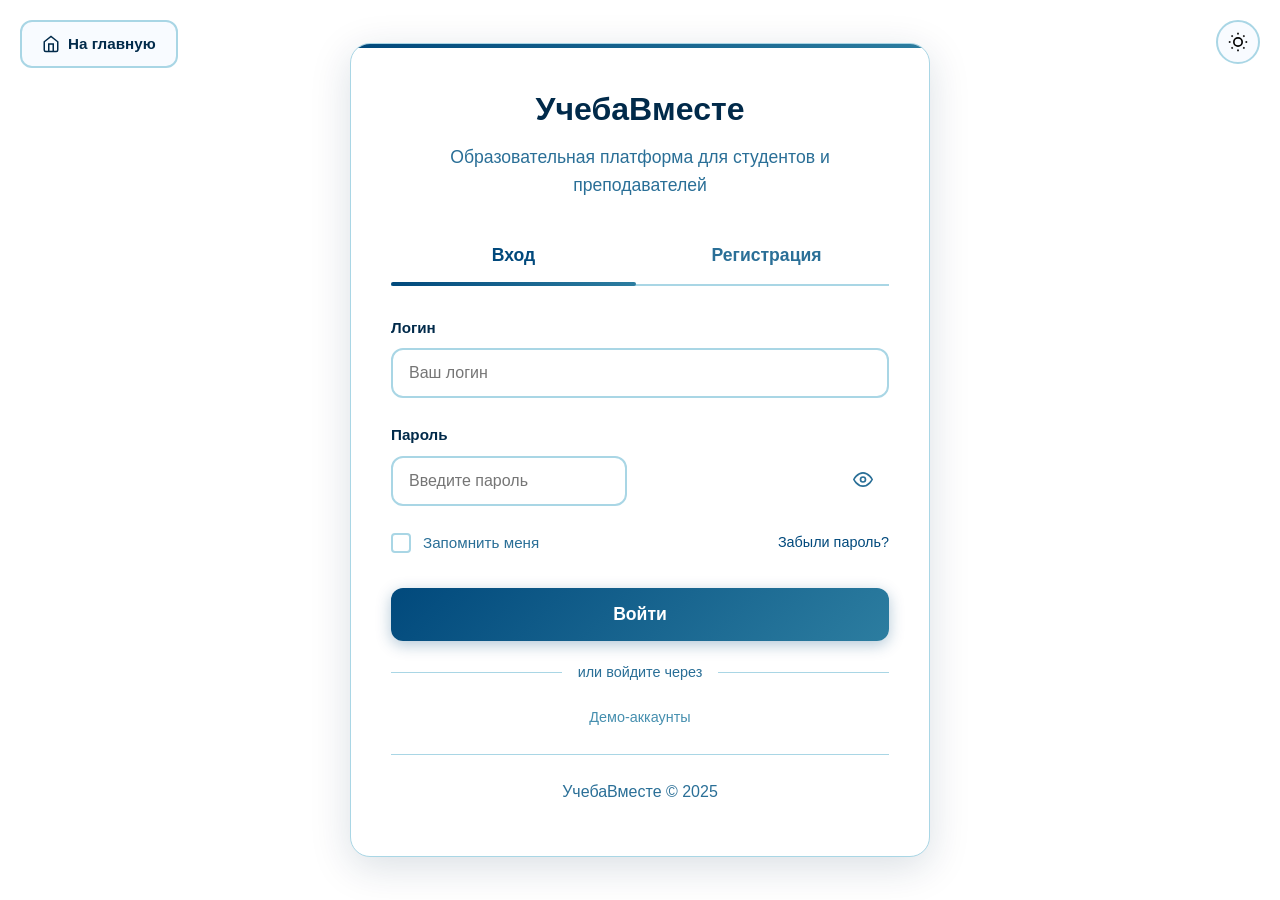
<file: centered_login_local.html>
<!DOCTYPE html>
<html lang="ru">
<head>
    <meta charset="UTF-8">
    <meta name="viewport" content="width=device-width, initial-scale=1.0">
    <title>Вход и регистрация - УчебаВместе</title>
    <style>
        /* CSS переменные для светлой темы */
        /* Демо-аккаунты */
.demo-accounts-toggle {
    text-align: center;
    margin-top: 15px;
}

.demo-accounts-toggle a {
    color: var(--text-tertiary);
    text-decoration: none;
    font-size: 0.9rem;
    cursor: pointer;
    transition: var(--transition);
}

.demo-accounts-toggle a:hover {
    color: var(--primary);
    text-decoration: underline;
}

.demo-accounts-container {
    display: none;
    margin-top: 20px;
    padding: 20px;
    background: var(--bg-secondary);
    border-radius: var(--radius);
    border: 1px solid var(--border-color);
    animation: fadeIn 0.3s ease;
}

.demo-accounts-container.show {
    display: block;
}

.demo-accounts-header {
    margin-bottom: 15px;
    color: var(--text-primary);
    text-align: center;
    font-size: 1.1rem;
}

.demo-account {
    padding: 12px 16px;
    margin-bottom: 10px;
    background: var(--card-bg);
    border-radius: var(--radius);
    border: 1px solid var(--border-color);
    cursor: pointer;
    transition: var(--transition);
    font-size: 0.9rem;
}

.demo-account:hover {
    border-color: var(--primary);
    transform: translateY(-2px);
    box-shadow: var(--shadow);
}

.demo-account strong {
    color: var(--text-primary);
    display: block;
    margin-bottom: 4px;
}

.demo-account-details {
    color: var(--text-secondary);
    font-size: 0.85rem;
}

.demo-account-role {
    display: inline-block;
    padding: 2px 8px;
    background: var(--primary-light);
    color: var(--primary-dark);
    border-radius: 12px;
    font-size: 0.75rem;
    font-weight: 600;
    margin-top: 5px;
}
        :root {
            --primary: #01497c;
            --primary-light: #89c2d9;
            --primary-dark: #012a4a;
            --secondary: #2c7da0;
            --accent: #a9d6e5;
            --bg-primary: #ffffff;
            --bg-secondary: #f8fbff;
            --card-bg: #ffffff;
            --text-primary: #012a4a;
            --text-secondary: #2a6f97;
            --text-tertiary: #468faf;
            --border-color: #a9d6e5;
            --shadow: 0 4px 20px rgba(1, 42, 74, 0.1);
            --shadow-lg: 0 10px 40px rgba(1, 42, 74, 0.15);
            --radius: 12px;
            --transition: all 0.3s ease;
            --error: #e53e3e;
            --success: #38a169;
        }

     
        /* Базовые стили */
        * {
            margin: 0;
            padding: 0;
            box-sizing: border-box;
        }

        body {
            font-family: 'Segoe UI', Tahoma, Geneva, Verdana, sans-serif;
            background-color: var(--bg-primary);
            color: var(--text-primary);
            line-height: 1.6;
            transition: var(--transition);
            min-height: 100vh;
            display: flex;
            align-items: center;
            justify-content: center;
            padding: 20px;
        }

        /* Кнопки */
        .btn {
            padding: 12px 24px;
            border-radius: var(--radius);
            font-weight: 600;
            font-size: 1rem;
            cursor: pointer;
            transition: var(--transition);
            border: none;
            text-decoration: none;
            display: inline-flex;
            align-items: center;
            justify-content: center;
            gap: 8px;
        }

        .btn-primary {
            background: linear-gradient(135deg, var(--primary) 0%, var(--secondary) 100%);
            color: white;
            box-shadow: 0 4px 15px rgba(1, 73, 124, 0.3);
        }

        .btn-primary:hover {
            background: linear-gradient(135deg, var(--primary-dark) 0%, var(--primary) 100%);
            transform: translateY(-2px);
            box-shadow: 0 6px 20px rgba(1, 73, 124, 0.4);
        }

        .btn-outline {
            background: transparent;
            color: var(--primary);
            border: 2px solid var(--primary-light);
        }

        .btn-outline:hover {
            background: var(--bg-secondary);
            color: var(--text-primary);
            transform: translateY(-2px);
            box-shadow: 0 4px 15px rgba(137, 194, 217, 0.3);
        }

        .btn-large {
            padding: 16px 24px;
            font-size: 1.1rem;
        }

        .btn-full {
            width: 100%;
        }

        .btn-social {
            background: var(--bg-secondary);
            border: 2px solid var(--border-color);
            color: var(--text-primary);
            justify-content: center;
        }

        .btn-social:hover {
            background: var(--bg-primary);
            transform: translateY(-2px);
        }

        /* Кнопка "На главную" */
        .home-btn {
            position: absolute;
            top: 20px;
            left: 20px;
            background: var(--bg-secondary);
            border: 2px solid var(--border-color);
            border-radius: var(--radius);
            padding: 10px 20px;
            color: var(--text-primary);
            text-decoration: none;
            font-weight: 600;
            font-size: 0.95rem;
            display: flex;
            align-items: center;
            gap: 8px;
            transition: var(--transition);
            z-index: 100;
        }

        .home-btn:hover {
            background: var(--primary-light);
            color: var(--bg-primary);
            transform: translateY(-2px);
            box-shadow: 0 4px 15px rgba(137, 194, 217, 0.3);
        }

        .home-btn svg {
            width: 18px;
            height: 18px;
        }

        /* Переключатель темы */
        .theme-toggle {
            background: var(--bg-secondary);
            border: 2px solid var(--border-color);
            border-radius: 50%;
            width: 44px;
            height: 44px;
            display: flex;
            align-items: center;
            justify-content: center;
            cursor: pointer;
            transition: var(--transition);
            position: absolute;
            top: 20px;
            right: 20px;
        }

        .theme-toggle:hover {
            background: var(--primary-light);
            transform: rotate(15deg);
        }

        .sun-icon, .moon-icon {
            transition: var(--transition);
        }

        .dark .sun-icon {
            display: none;
        }

        .moon-icon {
            display: none;
        }

        .dark .moon-icon {
            display: block;
        }

        /* Контейнер авторизации */
        .auth-container {
            width: 100%;
            max-width: 580px;
            position: relative;
        }

        .auth-card {
            background: var(--card-bg);
            border-radius: 20px;
            padding: 40px;
            box-shadow: var(--shadow-lg);
            border: 1px solid var(--border-color);
            position: relative;
            overflow: hidden;
        }

        .auth-card::before {
            content: '';
            position: absolute;
            top: 0;
            left: 0;
            width: 100%;
            height: 4px;
            background: linear-gradient(90deg, var(--primary) 0%, var(--secondary) 100%);
        }

        .auth-header {
            text-align: center;
            margin-bottom: 32px;
        }

        .auth-header h1 {
            font-size: 2rem;
            margin-bottom: 8px;
            color: var(--text-primary);
        }

        .auth-header p {
            color: var(--text-secondary);
            font-size: 1.1rem;
        }

        /* Табы */
        .auth-tabs {
            display: flex;
            gap: 8px;
            margin-bottom: 30px;
            border-bottom: 2px solid var(--border-color);
            padding-bottom: 4px;
        }

        .auth-tab {
            flex: 1;
            padding: 14px 20px;
            background: transparent;
            border: none;
            color: var(--text-secondary);
            font-weight: 600;
            font-size: 1.1rem;
            cursor: pointer;
            transition: var(--transition);
            border-radius: var(--radius) var(--radius) 0 0;
            position: relative;
            text-align: center;
        }

        .auth-tab:hover {
            background: var(--bg-secondary);
            color: var(--text-primary);
        }

        .auth-tab.active {
            color: var(--primary);
            background: var(--bg-primary);
        }

        .auth-tab.active::after {
            content: '';
            position: absolute;
            bottom: -6px;
            left: 0;
            width: 100%;
            height: 4px;
            background: linear-gradient(90deg, var(--primary) 0%, var(--secondary) 100%);
            border-radius: 2px;
        }

        /* Формы */
        .auth-form {
            display: none;
            flex-direction: column;
            gap: 25px;
            animation: fadeIn 0.3s ease;
        }

        .auth-form.active {
            display: flex;
        }

        .form-row {
            display: grid;
            grid-template-columns: 1fr 1fr;
            gap: 16px;
        }

        .form-group {
            display: flex;
            flex-direction: column;
            gap: 8px;
        }

        .form-group label {
            font-weight: 600;
            color: var(--text-primary);
            font-size: 0.95rem;
        }

        .form-group input, 
        .form-group select, 
        .form-group textarea {
            padding: 14px 16px;
            border-radius: var(--radius);
            border: 2px solid var(--border-color);
            background: var(--bg-primary);
            color: var(--text-primary);
            font-size: 1rem;
            transition: var(--transition);
            font-family: inherit;
        }

        .form-group textarea {
            min-height: 100px;
            resize: vertical;
        }

        .form-group input:focus, 
        .form-group select:focus, 
        .form-group textarea:focus {
            outline: none;
            border-color: var(--secondary);
            box-shadow: 0 0 0 4px rgba(44, 125, 160, 0.1);
            background: var(--bg-primary);
        }

        .password-input {
            position: relative;
        }

        .toggle-password {
            position: absolute;
            right: 12px;
            top: 50%;
            transform: translateY(-50%);
            background: none;
            border: none;
            cursor: pointer;
            color: var(--text-secondary);
            padding: 4px;
            border-radius: 4px;
            transition: var(--transition);
        }

        .toggle-password:hover {
            background: var(--bg-secondary);
            color: var(--text-primary);
        }

        .password-strength {
            margin-top: 18px;
        }

        .strength-bar {
            height: 6px;
            background: var(--bg-secondary);
            border-radius: 3px;
            overflow: hidden;
            margin-bottom: 4px;
        }

        .strength-fill {
            height: 100%;
            width: 0%;
            border-radius: 3px;
            transition: var(--transition);
        }

        .strength-text {
            font-size: 0.85rem;
            color: var(--text-secondary);
        }

        .error-message {
            color: var(--error);
            font-size: 0.85rem;
            min-height: 20px;
            display: none;
        }

        .error-message.show {
            display: block;
        }

        .success-message {
            color: var(--success);
            font-size: 0.85rem;
            min-height: 20px;
            display: none;
        }

        .success-message.show {
            display: block;
        }

        /* Чекбокс */
        .checkbox {
            display: flex;
            align-items: flex-start;
            gap: 12px;
            cursor: pointer;
            font-size: 0.95rem;
            color: var(--text-secondary);
        }

        .checkbox input {
            display: none;
        }

        .checkmark {
            width: 20px;
            height: 20px;
            border: 2px solid var(--border-color);
            border-radius: 4px;
            display: flex;
            align-items: center;
            justify-content: center;
            flex-shrink: 0;
            transition: var(--transition);
            margin-top: 2px;
        }

        .checkbox input:checked + .checkmark {
            background: var(--primary);
            border-color: var(--primary);
        }

        .checkbox input:checked + .checkmark::after {
            content: '';
            width: 6px;
            height: 10px;
            border: solid white;
            border-width: 0 2px 2px 0;
            transform: rotate(45deg);
            margin-top: -2px;
        }

        .checkbox a {
            color: var(--primary);
            text-decoration: none;
        }

        .checkbox a:hover {
            text-decoration: underline;
        }

        .form-options {
            display: flex;
            justify-content: space-between;
            align-items: center;
            margin-bottom: 8px;
        }

        .forgot-password {
            color: var(--primary);
            text-decoration: none;
            font-size: 0.9rem;
        }

        .forgot-password:hover {
            text-decoration: underline;
        }

        /* Кнопка загрузки */
        .btn-loading {
            display: none;
        }

        .btn.loading .btn-text {
            display: none;
        }

        .btn.loading .btn-loading {
            display: block;
        }

        .spinner {
            width: 20px;
            height: 20px;
            border: 2px solid transparent;
            border-top: 2px solid white;
            border-radius: 50%;
            animation: spin 1s linear infinite;
        }

        @keyframes spin {
            0% { transform: rotate(0deg); }
            100% { transform: rotate(360deg); }
        }

        /* Разделитель */
        .auth-divider {
            display: flex;
            align-items: center;
            margin: 20px 0;
            color: var(--text-secondary);
            font-size: 0.9rem;
        }

        .auth-divider::before,
        .auth-divider::after {
            content: '';
            flex: 1;
            height: 1px;
            background: var(--border-color);
        }

        .auth-divider span {
            padding: 0 16px;
        }

        /* Социальные кнопки */
        .social-auth {
            display: grid;
            grid-template-columns: 1fr 1fr;
            gap: 12px;
        }

        /* Футер авторизации */
        .auth-footer {
            text-align: center;
            margin-top: 24px;
            padding-top: 24px;
            border-top: 1px solid var(--border-color);
            color: var(--text-secondary);
        }

        .auth-footer p {
            margin-bottom: 12px;
        }

        /* Дополнительные поля для репетитора и переводчика */
        .role-fields {
            display: none;
            animation: fadeIn 0.3s ease;
        }

        .role-fields.show {
            display: block;
        }

        .subjects-grid, .languages-grid {
            display: grid;
            grid-template-columns: repeat(auto-fill, minmax(140px, 1fr));
            gap: 10px;
            margin-top: 8px;
        }

        .subject-checkbox, .language-checkbox {
            display: flex;
            align-items: center;
            gap: 8px;
            padding: 10px;
            border: 2px solid var(--border-color);
            border-radius: var(--radius);
            cursor: pointer;
            transition: var(--transition);
            font-size: 0.9rem;
        }

        .subject-checkbox:hover, .language-checkbox:hover {
            border-color: var(--primary-light);
        }

        .subject-checkbox input:checked + .checkmark,
        .language-checkbox input:checked + .checkmark {
            background: var(--primary);
            border-color: var(--primary);
        }

        .subject-checkbox input:checked ~ span,
        .language-checkbox input:checked ~ span {
            color: var(--primary);
            font-weight: 500;
        }

        .subject-checkbox input:checked ~ .subject-checkbox,
        .language-checkbox input:checked ~ .language-checkbox {
            border-color: var(--primary);
            background: var(--bg-secondary);
        }

        /* Анимации */
        @keyframes fadeIn {
            from { opacity: 0; transform: translateY(-10px); }
            to { opacity: 1; transform: translateY(0); }
        }

        /* Адаптивность */
        @media (max-width: 768px) {
    .demo-account {
        padding: 10px 14px;
        font-size: 0.85rem;
    }
    
    .demo-account-details {
        font-size: 0.8rem;
    }
}

@media (max-width: 480px) {
    .demo-accounts-container {
        padding: 16px;
        margin-top: 16px;
    }
    
    .demo-accounts-header {
        font-size: 1rem;
    }
}
        @media (max-width: 768px) {
            .auth-card {
                padding: 30px 24px;
            }
            
            .form-row {
                grid-template-columns: 1fr;
            }
            
            .social-auth {
                grid-template-columns: 1fr;
            }
            
            .subjects-grid, .languages-grid {
                grid-template-columns: repeat(auto-fill, minmax(120px, 1fr));
            }
            
            .auth-tabs {
                flex-direction: column;
            }
            
            .auth-tab {
                width: 100%;
            }
            
            .home-btn {
                top: 10px;
                left: 10px;
                padding: 8px 16px;
                font-size: 0.85rem;
            }
            
            .theme-toggle {
                top: 10px;
                right: 10px;
                width: 40px;
                height: 40px;
            }
        }

        @media (max-width: 480px) {
            body {
                padding: 16px;
            }
            
            .auth-card {
                padding: 24px 20px;
                margin-top: 40px;
            }
            
            .auth-header h1 {
                font-size: 1.75rem;
            }
            
            .auth-tab {
                padding: 12px 16px;
                font-size: 1rem;
            }
            
            .home-btn span {
                display: none;
            }
            
            .home-btn {
                padding: 10px;
                width: 44px;
                height: 44px;
                justify-content: center;
            }
            
            .home-btn svg {
                width: 20px;
                height: 20px;
            }
        }
    </style>
</head>
<body>
    <!-- Кнопка "Вернуться на главную" -->
    <a href="index.html" class="home-btn" title="Вернуться на главную">
        <svg viewBox="0 0 24 24" fill="none" stroke="currentColor" stroke-width="2">
            <path d="M3 9l9-7 9 7v11a2 2 0 0 1-2 2H5a2 2 0 0 1-2-2z"></path>
            <polyline points="9 22 9 12 15 12 15 22"></polyline>
        </svg>
        <span>На главную</span>
    </a>

    <!-- Theme Toggle -->
    <button class="theme-toggle" id="themeToggle" aria-label="Переключить тему">
        <svg class="sun-icon" width="20" height="20" viewBox="0 0 24 24" fill="none" stroke="currentColor" stroke-width="2">
            <circle cx="12" cy="12" r="5"></circle>
            <line x1="12" y1="1" x2="12" y2="3"></line>
            <line x1="12" y1="21" x2="12" y2="23"></line>
            <line x1="4.22" y1="4.22" x2="5.64" y2="5.64"></line>
            <line x1="18.36" y1="18.36" x2="19.78" y2="19.78"></line>
            <line x1="1" y1="12" x2="3" y2="12"></line>
            <line x1="21" y1="12" x2="23" y2="12"></line>
            <line x1="4.22" y1="19.78" x2="5.64" y2="18.36"></line>
            <line x1="18.36" y1="5.64" x2="19.78" y2="4.22"></line>                   
        </svg>
        <svg class="moon-icon" width="20" height="20" viewBox="0 0 24 24" fill="none" stroke="currentColor" stroke-width="2">
            <path d="M21 12.79A9 9 0 1 1 11.21 3 7 7 0 0 0 21 12.79z"></path>
        </svg>
    </button>

    <!-- Centered Auth Container -->
    <div class="auth-container">
        <div class="auth-card">
            <!-- Header -->
            <div class="auth-header">
                <h1>УчебаВместе</h1>
                <p>Образовательная платформа для студентов и преподавателей</p>
            </div>

            <!-- Tabs -->
            <div class="auth-tabs">
                <button class="auth-tab active" id="login-tab" onclick="showForm('login')">Вход</button>
                <button class="auth-tab" id="register-tab" onclick="showForm('register')">Регистрация</button>
            </div>

            <!-- Login Form -->
            <form class="auth-form active" id="login-form">
               <div class="form-group">
    <label for="login-username">Логин</label>
    <input type="text" id="login-username" name="username" placeholder="Ваш логин" required maxlength="50">
    <div class="error-message" id="login-username-error"></div>
</div>  

                <div class="form-group">
                    <label for="login-password">Пароль</label>
                    <div class="password-input">
                        <input type="password" id="login-password" name="password" placeholder="Введите пароль" required>
                        <button type="button" class="toggle-password" id="toggle-login-password">
                            <svg width="20" height="20" viewBox="0 0 24 24" fill="none" stroke="currentColor" stroke-width="2">
                                <path d="M1 12s4-8 11-8 11 8 11 8-4 8-11 8-11-8-11-8z"></path>
                                <circle cx="12" cy="12" r="3"></circle>
                            </svg>
                        </button>
                    </div>
                    <div class="error-message" id="login-password-error"></div>
                </div>

                <div class="form-options">
                    <label class="checkbox">
                        <input type="checkbox" id="remember-me" name="remember_me">
                        <span class="checkmark"></span>
                        Запомнить меня
                    </label>
                    <a href="#" class="forgot-password">Забыли пароль?</a>
                </div>

                <div class="error-message" id="login-errors"></div>
                <div class="success-message" id="login-success"></div>

                <button type="submit" class="btn btn-primary btn-large btn-full" id="login-btn">
                    <span class="btn-text">Войти</span>
                    <div class="btn-loading">
                        <div class="spinner"></div>
                    </div>
                </button>              
            </form>

            <!-- Register Form -->
            <form class="auth-form" id="register-form">
                <div class="form-row">
                    <div class="form-group">
                        <label for="register-first-name">Имя *</label>
                        <input type="text" id="register-first-name" name="first_name" placeholder="Ваше имя" required maxlength="50">
                        <div class="error-message" id="register-first-name-error"></div>
                    </div>
                    <div class="form-group">
                        <label for="register-last-name">Фамилия *</label>
                        <input type="text" id="register-last-name" name="last_name" placeholder="Ваша фамилия" required maxlength="50">
                        <div class="error-message" id="register-last-name-error"></div>
                    </div>
                </div>

               <div class="form-group">
    <label for="register-username">Логин *</label>
    <input type="text" id="register-username" name="username" placeholder="Придумайте логин" required maxlength="50">
    <div class="error-message" id="register-username-error"></div>
</div>

                <div class="form-group">
                    <label for="register-password">Пароль *</label>
                    <div class="password-input">
                        <input type="password" id="register-password" name="password" placeholder="Придумайте пароль" required minlength="6">
                        <button type="button" class="toggle-password" id="toggle-register-password">
                            <svg width="20" height="20" viewBox="0 0 24 24" fill="none" stroke="currentColor" stroke-width="2">
                                <path d="M1 12s4-8 11-8 11 8 11 8-4 8-11 8-11-8-11-8z"></path>
                                <circle cx="12" cy="12" r="3"></circle>
                            </svg>
                        </button>
                    </div>
                    <div class="password-strength">
                        <div class="strength-bar">
                            <div class="strength-fill" id="strength-fill"></div>
                        </div>
                        <span class="strength-text" id="strength-text">Слабый пароль</span>
                    </div>
                    <div class="error-message" id="register-password-error"></div>
                </div>

                <div class="form-group">
                    <label for="register-confirm-password">Подтвердите пароль *</label>
                    <div class="password-input">
                        <input type="password" id="register-confirm-password" name="confirm_password" placeholder="Повторите пароль" required>
                        <button type="button" class="toggle-password" id="toggle-register-confirm-password">
                            <svg width="20" height="20" viewBox="0 0 24 24" fill="none" stroke="currentColor" stroke-width="2">
                                <path d="M1 12s4-8 11-8 11 8 11 8-4 8-11 8-11-8-11-8z"></path>
                                <circle cx="12" cy="12" r="3"></circle>
                            </svg>
                        </button>
                    </div>
                    <div class="error-message" id="register-confirm-password-error"></div>
                </div>

                <div class="form-group">
                    <label for="register-user-type">Я хочу *</label>
                    <select id="register-user-type" name="user_type" required>
                        <option value="">Выберите тип аккаунта</option>
                        <option value="student">Учиться с репетиторами</option>
                        <option value="tutor">Стать репетитором</option>
                        <option value="translator">Стать переводчиком</option>
                    </select>
                    <div class="error-message" id="register-user-type-error"></div>
                </div>

                <!-- Дополнительные поля для репетитора -->
                <div class="role-fields" id="tutor-fields">
                    <div class="form-group">
                        <label for="tutor-education">Образование</label>
                        <textarea id="tutor-education" name="tutor_education" placeholder="Опишите ваше образование, учебные заведения, специальность..."></textarea>
                    </div>

                    <div class="form-group">
                        <label for="tutor-experience">Опыт работы</label>
                        <textarea id="tutor-experience" name="tutor_experience" placeholder="Опишите ваш опыт преподавания, стаж, достижения..."></textarea>
                    </div>

                    <div class="form-group">
                        <label>Предметы преподавания *</label>
                        <div class="subjects-grid">
                            <label class="subject-checkbox">
                                <input type="checkbox" name="tutor_subjects" value="Математика">
                                <span class="checkmark"></span>
                                <span>Математика</span>
                            </label>
                            <label class="subject-checkbox">
                                <input type="checkbox" name="tutor_subjects" value="Физика">
                                <span class="checkmark"></span>
                                <span>Физика</span>
                            </label>
                            <label class="subject-checkbox">
                                <input type="checkbox" name="tutor_subjects" value="Химия">
                                <span class="checkmark"></span>
                                <span>Химия</span>
                            </label>
                            <label class="subject-checkbox">
                                <input type="checkbox" name="tutor_subjects" value="Биология">
                                <span class="checkmark"></span>
                                <span>Биология</span>
                            </label>
                            <label class="subject-checkbox">
                                <input type="checkbox" name="tutor_subjects" value="Русский язык">
                                <span class="checkmark"></span>
                                <span>Русский язык</span>
                            </label>
                            <label class="subject-checkbox">
                                <input type="checkbox" name="tutor_subjects" value="Литература">
                                <span class="checkmark"></span>
                                <span>Литература</span>
                            </label>
                            <label class="subject-checkbox">
                                <input type="checkbox" name="tutor_subjects" value="Английский язык">
                                <span class="checkmark"></span>
                                <span>Английский язык</span>
                            </label>
                            <label class="subject-checkbox">
                                <input type="checkbox" name="tutor_subjects" value="История">
                                <span class="checkmark"></span>
                                <span>История</span>
                            </label>
                            <label class="subject-checkbox">
                                <input type="checkbox" name="tutor_subjects" value="Обществознание">
                                <span class="checkmark"></span>
                                <span>Обществознание</span>
                            </label>
                            <label class="subject-checkbox">
                                <input type="checkbox" name="tutor_subjects" value="Программирование">
                                <span class="checkmark"></span>
                                <span>Программирование</span>
                            </label>
                        </div>
                        <div class="error-message" id="tutor-subjects-error"></div>
                    </div>

                    <div class="form-group">
                        <label for="tutor-hourly-rate">Желаемая ставка (руб/час)</label>
                        <input type="number" id="tutor-hourly-rate" name="tutor_hourly_rate" placeholder="1000" min="500" max="5000">
                    </div>
                </div>

                <!-- Дополнительные поля для переводчика -->
                <div class="role-fields" id="translator-fields">
                    <div class="form-group">
                        <label for="translator-education">Образование</label>
                        <textarea id="translator-education" name="translator_education" placeholder="Опишите ваше образование, языковые курсы, сертификаты..."></textarea>
                    </div>

                    <div class="form-group">
                        <label for="translator-experience">Опыт работы</label>
                        <textarea id="translator-experience" name="translator_experience" placeholder="Опишите ваш опыт перевода, стаж, специализацию..."></textarea>
                    </div>

                    <div class="form-group">
                        <label>Языки перевода *</label>
                        <div class="languages-grid">
                            <label class="language-checkbox">
                                <input type="checkbox" name="translator_languages" value="Английский">
                                <span class="checkmark"></span>
                                <span>Английский</span>
                            </label>
                            <label class="language-checkbox">
                                <input type="checkbox" name="translator_languages" value="Немецкий">
                                <span class="checkmark"></span>
                                <span>Немецкий</span>
                            </label>
                            <label class="language-checkbox">
                                <input type="checkbox" name="translator_languages" value="Французский">
                                <span class="checkmark"></span>
                                <span>Французский</span>
                            </label>
                            <label class="language-checkbox">
                                <input type="checkbox" name="translator_languages" value="Испанский">
                                <span class="checkmark"></span>
                                <span>Испанский</span>
                            </label>
                            <label class="language-checkbox">
                                <input type="checkbox" name="translator_languages" value="Китайский">
                                <span class="checkmark"></span>
                                <span>Китайский</span>
                            </label>
                            <label class="language-checkbox">
                                <input type="checkbox" name="translator_languages" value="Японский">
                                <span class="checkmark"></span>
                                <span>Японский</span>
                            </label>
                            <label class="language-checkbox">
                                <input type="checkbox" name="translator_languages" value="Итальянский">
                                <span class="checkmark"></span>
                                <span>Итальянский</span>
                            </label>
                            <label class="language-checkbox">
                                <input type="checkbox" name="translator_languages" value="Арабский">
                                <span class="checkmark"></span>
                                <span>Арабский</span>
                            </label>
                        </div>
                        <div class="error-message" id="translator-languages-error"></div>
                    </div>

                    <div class="form-group">
                        <label for="translator-specialization">Специализация</label>
                        <select id="translator-specialization" name="translator_specialization">
                            <option value="">Выберите специализацию</option>
                            <option value="технический">Технический перевод</option>
                            <option value="медицинский">Медицинский перевод</option>
                            <option value="юридический">Юридический перевод</option>
                            <option value="художественный">Художественный перевод</option>
                            <option value="бизнес">Бизнес-перевод</option>
                        </select>
                    </div>

                    <div class="form-group">
                        <label for="translator-rate">Ставка за 1000 знаков (руб)</label>
                        <input type="number" id="translator-rate" name="translator_rate" placeholder="150" min="50" max="1000">
                    </div>
                </div>

                <div class="form-group">
                    <label class="checkbox">
                        <input type="checkbox" id="register-agree-terms" name="agree_terms" required>
                        <span class="checkmark"></span>
                        Я согласен с <a href="terms.html">условиями использования</a> и <a href="privacy.html">политикой конфиденциальности</a>
                    </label>
                    <div class="error-message" id="register-terms-error"></div>
                </div>

                <div class="error-message" id="register-errors"></div>
                <div class="success-message" id="register-success"></div>

                <button type="submit" class="btn btn-primary btn-large btn-full" id="register-btn">
                    <span class="btn-text">Создать аккаунт</span>
                    <div class="btn-loading">
                        <div class="spinner"></div>
                    </div>
                </button>
            </form>
<div class="auth-divider">
    <span>или войдите через</span>
</div>
<!-- Демо-аккаунты -->
<div class="demo-accounts-toggle">
    <a href="#" id="showDemoAccounts">Демо-аккаунты</a>
</div>

<div class="demo-accounts-container" id="demoAccountsContainer">
    <div class="demo-accounts-header">Демо-аккаунты для тестирования</div>
    
    <div class="demo-account" onclick="useDemoAccount('admin', 'admin123')">
        <strong>Администратор</strong>
        <div class="demo-account-details">Логин: admin | Пароль: admin123</div>
        <div class="demo-account-role">Администратор</div>
    </div>
    
    <div class="demo-account" onclick="useDemoAccount('anna', 'anna123')">
        <strong>Репетитор (Анна Петрова)</strong>
        <div class="demo-account-details">Логин: anna | Пароль: anna123</div>
        <div class="demo-account-role">Репетитор</div>
    </div>
    
    <div class="demo-account" onclick="useDemoAccount('student', 'student123')">
        <strong>Ученик (Иван Иванов)</strong>
        <div class="demo-account-details">Логин: student | Пароль: student123</div>
        <div class="demo-account-role">Ученик</div>
    </div>
    
    <div style="text-align: center; margin-top: 10px; font-size: 0.85rem; color: var(--text-secondary);">
        Нажмите на аккаунт для автоматического входа
    </div>
</div>
<div class="social-auth">
    <!-- кнопки соцсетей -->
</div>
            <!-- Footer -->
            <div class="auth-footer">
                <p>УчебаВместе © 2025</p>
            </div>
        </div>
    </div>

    <script>
        // ===== ОСНОВНЫЕ ФУНКЦИИ =====
        
        // Theme Toggle
        const themeToggle = document.getElementById('themeToggle');
        const html = document.documentElement;
        
        const currentTheme = localStorage.getItem('theme') || 'light';
        html.classList.toggle('dark', currentTheme === 'dark');
        
        themeToggle.addEventListener('click', () => {
            const isDark = html.classList.toggle('dark');
            localStorage.setItem('theme', isDark ? 'dark' : 'light');
        });
        
        // ===== ПЕРЕКЛЮЧЕНИЕ МЕЖДУ ФОРМАМИ =====
        function showForm(formType) {
            const loginForm = document.getElementById('login-form');
            const registerForm = document.getElementById('register-form');
            const loginTab = document.getElementById('login-tab');
            const registerTab = document.getElementById('register-tab');
            
            if (formType === 'login') {
                loginForm.classList.add('active');
                registerForm.classList.remove('active');
                loginTab.classList.add('active');
                registerTab.classList.remove('active');
                
                // Очищаем сообщения при переключении
                clearErrors('login');
                clearSuccess('login');
                clearSuccess('register');
            } else {
                loginForm.classList.remove('active');
                registerForm.classList.add('active');
                loginTab.classList.remove('active');
                registerTab.classList.add('active');
                
                // Очищаем сообщения при переключении
                clearErrors('register');
                clearSuccess('login');
                clearSuccess('register');
            }
        }
        
        // Показать/скрыть дополнительные поля в зависимости от выбранной роли
        const userTypeSelect = document.getElementById('register-user-type');
        const tutorFields = document.getElementById('tutor-fields');
        const translatorFields = document.getElementById('translator-fields');
        
        userTypeSelect.addEventListener('change', function() {
            tutorFields.classList.remove('show');
            translatorFields.classList.remove('show');
            
            if (this.value === 'tutor') {
                tutorFields.classList.add('show');
            } else if (this.value === 'translator') {
                translatorFields.classList.add('show');
            }
        });
        
        // ===== ПЕРЕКЛЮЧЕНИЕ ВИДИМОСТИ ПАРОЛЯ =====
        function setupPasswordToggle(passwordId, toggleId) {
            const toggleBtn = document.getElementById(toggleId);
            const passwordInput = document.getElementById(passwordId);
            
            toggleBtn.addEventListener('click', function() {
                const type = passwordInput.getAttribute('type') === 'password' ? 'text' : 'password';
                passwordInput.setAttribute('type', type);
                
                const icon = this.querySelector('svg');
                if (type === 'text') {
                    icon.innerHTML = '<path d="M17.94 17.94A10.07 10.07 0 0 1 12 20c-7 0-11-8-11-8a18.45 18.45 0 0 1 5.06-5.94M9.9 4.24A9.12 9.12 0 0 1 12 4c7 0 11 8 11 8a18.5 18.5 0 0 1-2.16 3.19m-6.72-1.07a3 3 0 1 1-4.24-4.24"></path><line x1="1" y1="1" x2="23" y2="23"></line>';
                } else {
                    icon.innerHTML = '<path d="M1 12s4-8 11-8 11 8 11 8-4 8-11 8-11-8-11-8z"></path><circle cx="12" cy="12" r="3"></circle>';
                }
            });
        }
        
        // Настройка переключателей паролей
        setupPasswordToggle('login-password', 'toggle-login-password');
        setupPasswordToggle('register-password', 'toggle-register-password');
        setupPasswordToggle('register-confirm-password', 'toggle-register-confirm-password');
        
        // ===== ПРОВЕРКА СЛОЖНОСТИ ПАРОЛЯ =====
        const registerPassword = document.getElementById('register-password');
        const strengthFill = document.getElementById('strength-fill');
        const strengthText = document.getElementById('strength-text');
        
        registerPassword.addEventListener('input', function() {
            const value = this.value;
            let strength = 0;
            let color = '#e53e3e';
            let text = 'Слабый пароль';
            
            if (value.length >= 6) strength += 25;
            if (value.match(/[a-z]/) && value.match(/[A-Z]/)) strength += 25;
            if (value.match(/\d/)) strength += 25;
            if (value.match(/[^a-zA-Z\d]/)) strength += 25;
            
            strengthFill.style.width = `${strength}%`;
            
            if (strength >= 75) {
                color = '#38a169';
                text = 'Сильный пароль';
            } else if (strength >= 50) {
                color = '#d69e2e';
                text = 'Средний пароль';
            }
            
            strengthFill.style.background = color;
            strengthText.textContent = text;
            strengthText.style.color = color;
        });
        
        // ===== ВАЛИДАЦИЯ EMAIL =====
        function validateEmail(email) {
            const re = /^[^\s@]+@[^\s@]+\.[^\s@]+$/;
            return re.test(email);
        }
        
        // ===== ОТОБРАЖЕНИЕ ОШИБОК =====
        function showErrors(formType, errors) {
            const errorContainer = document.getElementById(`${formType}-errors`);
            errorContainer.innerHTML = '';
            errorContainer.classList.remove('show');
            
            if (errors.length > 0) {
                errors.forEach(error => {
                    const errorElement = document.createElement('div');
                    errorElement.className = 'error-message';
                    errorElement.textContent = error;
                    errorContainer.appendChild(errorElement);
                });
                errorContainer.classList.add('show');
                return false;
            }
            return true;
        }
        
        // ===== ОТОБРАЖЕНИЕ УСПЕШНЫХ СООБЩЕНИЙ =====
        function showSuccess(formType, message) {
            const successContainer = document.getElementById(`${formType}-success`);
            successContainer.innerHTML = '';
            successContainer.classList.remove('show');
            
            const successElement = document.createElement('div');
            successElement.className = 'success-message';
            successElement.textContent = message;
            successContainer.appendChild(successElement);
            successContainer.classList.add('show');
        }
        
        // ===== ОЧИСТКА ОШИБОК =====
        function clearErrors(formType) {
            const errorContainer = document.getElementById(`${formType}-errors`);
            if (errorContainer) {
                errorContainer.innerHTML = '';
                errorContainer.classList.remove('show');
            }
        }
        
        // ===== ОЧИСТКА УСПЕШНЫХ СООБЩЕНИЙ =====
        function clearSuccess(formType) {
            const successContainer = document.getElementById(`${formType}-success`);
            if (successContainer) {
                successContainer.innerHTML = '';
                successContainer.classList.remove('show');
            }
        }
        
        // ===== ВАЛИДАЦИЯ ФОРМЫ ЛОГИНА =====
function validateLoginForm() {
    const username = document.getElementById('login-username').value.trim();
    const password = document.getElementById('login-password').value;
    const errors = [];
    
    // Валидация логина
    const usernameError = document.getElementById('login-username-error');
    if (!username) {
        usernameError.textContent = 'Введите логин';
        usernameError.classList.add('show');
        errors.push('Введите логин');
    } else if (username.length < 3) {
        usernameError.textContent = 'Логин должен быть не менее 3 символов';
        usernameError.classList.add('show');
        errors.push('Логин должен быть не менее 3 символов');
    } else {
        usernameError.textContent = '';
        usernameError.classList.remove('show');
    }
    
    // Валидация пароля
    const passwordError = document.getElementById('login-password-error');
    if (!password) {
        passwordError.textContent = 'Введите пароль';
        passwordError.classList.add('show');
        errors.push('Введите пароль');
    } else if (password.length < 6) {
        passwordError.textContent = 'Пароль слишком короткий';
        passwordError.classList.add('show');
        errors.push('Пароль слишком короткий');
    } else {
        passwordError.textContent = '';
        passwordError.classList.remove('show');
    }
    
    return errors;
}
        
        // ===== ВАЛИДАЦИЯ ФОРМЫ РЕГИСТРАЦИИ =====
function validateRegisterForm() {
    const firstName = document.getElementById('register-first-name').value.trim();
    const lastName = document.getElementById('register-last-name').value.trim();
    const username = document.getElementById('register-username').value.trim();
    const password = document.getElementById('register-password').value;
    const confirmPassword = document.getElementById('register-confirm-password').value;
    const userType = document.getElementById('register-user-type').value;
    const agreeTerms = document.getElementById('register-agree-terms').checked;
    
    const errors = [];
            
            // Валидация имени
            const firstNameError = document.getElementById('register-first-name-error');
            if (!firstName) {
                firstNameError.textContent = 'Введите имя';
                firstNameError.classList.add('show');
                errors.push('Введите имя');
            } else if (firstName.length < 2) {
                firstNameError.textContent = 'Имя слишком короткое';
                firstNameError.classList.add('show');
                errors.push('Имя слишком короткое');
            } else {
                firstNameError.textContent = '';
                firstNameError.classList.remove('show');
            }
            
            // Валидация фамилии
            const lastNameError = document.getElementById('register-last-name-error');
            if (!lastName) {
                lastNameError.textContent = 'Введите фамилию';
                lastNameError.classList.add('show');
                errors.push('Введите фамилию');
            } else if (lastName.length < 2) {
                lastNameError.textContent = 'Фамилия слишком короткая';
                lastNameError.classList.add('show');
                errors.push('Фамилия слишком короткая');
            } else {
                lastNameError.textContent = '';
                lastNameError.classList.remove('show');
            }
            
 // Валидация логина
    const usernameError = document.getElementById('register-username-error');
    if (!username) {
        usernameError.textContent = 'Введите логин';
        usernameError.classList.add('show');
        errors.push('Введите логин');
    } else if (username.length < 3) {
        usernameError.textContent = 'Логин должен содержать минимум 3 символа';
        usernameError.classList.add('show');
        errors.push('Логин должен содержать минимум 3 символа');
    } else if (!/^[a-zA-Z0-9_]+$/.test(username)) {
        usernameError.textContent = 'Логин может содержать только буквы, цифры и подчеркивания';
        usernameError.classList.add('show');
        errors.push('Логин может содержать только буквы, цифры и подчеркивания');
    } else {
        usernameError.textContent = '';
        usernameError.classList.remove('show');
    }   
            // Валидация пароля
            const passwordError = document.getElementById('register-password-error');
            if (!password) {
                passwordError.textContent = 'Введите пароль';
                passwordError.classList.add('show');
                errors.push('Введите пароль');
            } else if (password.length < 6) {
                passwordError.textContent = 'Пароль должен содержать минимум 6 символов';
                passwordError.classList.add('show');
                errors.push('Пароль должен содержать минимум 6 символов');
            } else {
                passwordError.textContent = '';
                passwordError.classList.remove('show');
            }
            
            // Валидация подтверждения пароля
            const confirmPasswordError = document.getElementById('register-confirm-password-error');
            if (!confirmPassword) {
                confirmPasswordError.textContent = 'Подтвердите пароль';
                confirmPasswordError.classList.add('show');
                errors.push('Подтвердите пароль');
            } else if (password !== confirmPassword) {
                confirmPasswordError.textContent = 'Пароли не совпадают';
                confirmPasswordError.classList.add('show');
                errors.push('Пароли не совпадают');
            } else {
                confirmPasswordError.textContent = '';
                confirmPasswordError.classList.remove('show');
            }
            
            // Валидация типа пользователя
            const userTypeError = document.getElementById('register-user-type-error');
            if (!userType) {
                userTypeError.textContent = 'Выберите тип аккаунта';
                userTypeError.classList.add('show');
                errors.push('Выберите тип аккаунта');
            } else {
                userTypeError.textContent = '';
                userTypeError.classList.remove('show');
            }
            
            // Проверка предметов для репетитора
            if (userType === 'tutor') {
                const subjectCheckboxes = document.querySelectorAll('input[name="tutor_subjects"]:checked');
                const tutorSubjectsError = document.getElementById('tutor-subjects-error');
                if (subjectCheckboxes.length === 0) {
                    tutorSubjectsError.textContent = 'Выберите хотя бы один предмет';
                    tutorSubjectsError.classList.add('show');
                    errors.push('Выберите хотя бы один предмет');
                } else {
                    tutorSubjectsError.textContent = '';
                    tutorSubjectsError.classList.remove('show');
                }
            }
            
            // Проверка языков для переводчика
            if (userType === 'translator') {
                const languageCheckboxes = document.querySelectorAll('input[name="translator_languages"]:checked');
                const translatorLanguagesError = document.getElementById('translator-languages-error');
                if (languageCheckboxes.length === 0) {
                    translatorLanguagesError.textContent = 'Выберите хотя бы один язык';
                    translatorLanguagesError.classList.add('show');
                    errors.push('Выберите хотя бы один язык');
                } else {
                    translatorLanguagesError.textContent = '';
                    translatorLanguagesError.classList.remove('show');
                }
            }
            
            // Проверка согласия с условиями
            const termsError = document.getElementById('register-terms-error');
            if (!agreeTerms) {
                termsError.textContent = 'Необходимо согласие с условиями';
                termsError.classList.add('show');
                errors.push('Необходимо согласие с условиями');
            } else {
                termsError.textContent = '';
                termsError.classList.remove('show');
            }
            
            return errors;
        }
        
        // ===== ТЕСТОВЫЕ ПОЛЬЗОВАТЕЛИ =====
       const testUsers = [
    {
        id: 1,
        firstName: 'Админ',
        lastName: 'Админов',
        login: 'admin',
        password: 'admin123',
        user_type: 'admin',
        phone: '+7 (999) 123-45-67',
        email: 'admin@ucheba-vmeste.ru',
        registration_date: new Date().toISOString()
    },
    {
        id: 2,
        firstName: 'Анна',
        lastName: 'Петрова',
        login: 'anna',
        password: 'anna123',
        user_type: 'tutor',
        phone: '+7 (999) 123-45-67',
        email: 'anna@ucheba-vmeste.ru',
        subjects: ['Математика', 'Физика'],
        registration_date: new Date().toISOString()
    },
    {
        id: 3,
        firstName: 'Иван',
        lastName: 'Иванов',
        login: 'student',
        password: 'student123',
        user_type: 'student',
        phone: '+7 (999) 123-45-73',
        email: 'student@example.com',
        registration_date: new Date().toISOString()
    }
];
        
        // ===== ФУНКЦИЯ ДЛЯ ПОИСКА ПОЛЬЗОВАТЕЛЯ =====
function findUser(login, password) {
    // Ищем среди тестовых пользователей (по логину)
    let user = testUsers.find(u => u.login === login && u.password === password);
    
    // Если не нашли, проверяем по email (для совместимости)
    if (!user) {
        user = testUsers.find(u => u.email === login && u.password === password);
    }
    
    // Если не нашли, проверяем localStorage (по логину)
    if (!user) {
        const existingUsers = JSON.parse(localStorage.getItem('ucheba_users')) || [];
        user = existingUsers.find(u => u.login === login && u.password === password);
    }
    
    // Если не нашли, проверяем по email в localStorage (для совместимости)
    if (!user) {
        const existingUsers = JSON.parse(localStorage.getItem('ucheba_users')) || [];
        user = existingUsers.find(u => u.email === login && u.password === password);
    }
    
    // Если не нашли, проверяем demo_user
    if (!user) {
        const demoUser = JSON.parse(localStorage.getItem('demo_user'));
        if (demoUser && (demoUser.login === login || demoUser.email === login) && demoUser.password === password) {
            user = {
                id: demoUser.id || Date.now(),
                firstName: demoUser.first_name || demoUser.firstName || 'Пользователь',
                lastName: demoUser.last_name || demoUser.lastName || '',
                login: demoUser.login || demoUser.email,
                password: demoUser.password,
                user_type: demoUser.user_type || 'student',
                phone: demoUser.phone || '',
                email: demoUser.email || '',
                registration_date: demoUser.registration_date || new Date().toISOString()
            };
        }
    }
    
    return user;
}
        // ===== ОБРАБОТЧИК ФОРМЫ ВХОДА =====
        document.getElementById('login-form').addEventListener('submit', function(e) {
            e.preventDefault();
            
            const loginBtn = document.getElementById('login-btn');
            loginBtn.classList.add('loading');
            
            const errors = validateLoginForm();
            
            if (errors.length === 0) {
                const email = document.getElementById('login-email').value.trim();
                const password = document.getElementById('login-password').value;
                const rememberMe = document.getElementById('remember-me').checked;
                
                console.log('Попытка входа:', email);
                
                // Ищем пользователя
                const user = findUser(email, password);
                
                if (user) {
                    console.log('Пользователь найден:', user);
                    
                    // Сохраняем пользователя
                    localStorage.setItem('ucheba_current_user', JSON.stringify(user));
                    
                    // Если пользователя нет в основном списке, добавляем его
                    const existingUsers = JSON.parse(localStorage.getItem('ucheba_users')) || [];
                    if (!existingUsers.find(u => u.email === user.email)) {
                        existingUsers.push(user);
                        localStorage.setItem('ucheba_users', JSON.stringify(existingUsers));
                    }
                    
                    // Сохраняем настройку "Запомнить меня"
                    if (rememberMe) {
                        localStorage.setItem('remembered_email', email);
                    } else {
                        localStorage.removeItem('remembered_email');
                    }
                    
                    // Показываем успешное сообщение
                    showSuccess('login', 'Вход выполнен успешно! Перенаправляем в профиль...');
                    loginBtn.classList.remove('loading');
                    
                    // Обновляем все открытые вкладки
                    try {
                        localStorage.setItem('user_update_event', Date.now().toString());
                    } catch (e) {
                        console.log('Не удалось сохранить событие обновления');
                    }
                    
                    // Перенаправляем в профиль через 1 секунду
                    setTimeout(() => {
                        window.location.href = 'profile.html';
                    }, 1000);
                    
                } else {
                    console.log('Пользователь не найден');
                    loginBtn.classList.remove('loading');
                    showErrors('login', ['Неверный email или пароль']);
                    
                    // Показываем конкретные ошибки полей
                    document.getElementById('login-email-error').textContent = 'Неверный email или пароль';
                    document.getElementById('login-email-error').classList.add('show');
                    document.getElementById('login-password-error').textContent = 'Неверный email или пароль';
                    document.getElementById('login-password-error').classList.add('show');
                }
            } else {
                loginBtn.classList.remove('loading');
                showErrors('login', errors);
            }
        });
        
        // ===== ОБРАБОТЧИК ФОРМЫ РЕГИСТРАЦИИ =====
        document.getElementById('register-form').addEventListener('submit', function(e) {
            e.preventDefault();
            
            const registerBtn = document.getElementById('register-btn');
            registerBtn.classList.add('loading');
            
            const errors = validateRegisterForm();
            
            if (errors.length === 0) {
                // Сбор данных формы
                const formData = {
                    first_name: document.getElementById('register-first-name').value,
                    last_name: document.getElementById('register-last-name').value,
                    email: document.getElementById('register-email').value,
                    password: document.getElementById('register-password').value,
                    user_type: document.getElementById('register-user-type').value,
                    agree_terms: document.getElementById('register-agree-terms').checked,
                    phone: '',
                    registration_date: new Date().toISOString()
                };
                
                // Добавление дополнительных данных для репетитора
                if (formData.user_type === 'tutor') {
                    formData.tutor_education = document.getElementById('tutor-education').value;
                    formData.tutor_experience = document.getElementById('tutor-experience').value;
                    formData.tutor_subjects = Array.from(document.querySelectorAll('input[name="tutor_subjects"]:checked')).map(cb => cb.value);
                    formData.tutor_hourly_rate = document.getElementById('tutor-hourly-rate').value;
                }
                
                // Добавление дополнительных данных для переводчика
                if (formData.user_type === 'translator') {
                    formData.translator_education = document.getElementById('translator-education').value;
                    formData.translator_experience = document.getElementById('translator-experience').value;
                    formData.translator_languages = Array.from(document.querySelectorAll('input[name="translator_languages"]:checked')).map(cb => cb.value);
                    formData.translator_specialization = document.getElementById('translator-specialization').value;
                    formData.translator_rate = document.getElementById('translator-rate').value;
                }
                
                console.log('Данные для регистрации:', formData);
                
               // Проверяем, нет ли уже пользователя с таким логином
const existingUsers = JSON.parse(localStorage.getItem('ucheba_users')) || [];
if (existingUsers.find(u => u.login === formData.login)) {
    registerBtn.classList.remove('loading');
    showErrors('register', ['Пользователь с таким логином уже существует']);
    document.getElementById('register-username-error').textContent = 'Пользователь с таким логином уже существует';
    document.getElementById('register-username-error').classList.add('show');
    return;
}
                
                // Проверяем тестовых пользователей
                if (testUsers.find(u => u.email === formData.email)) {
                    registerBtn.classList.remove('loading');
                    showErrors('register', ['Этот email уже используется тестовым пользователем']);
                    document.getElementById('register-email-error').textContent = 'Этот email уже используется тестовым пользователем';
                    document.getElementById('register-email-error').classList.add('show');
                    return;
                }
                
                // Создаем объект пользователя
                const newUser = {
                    id: Date.now(),
                    firstName: formData.first_name,
                    lastName: formData.last_name,
                    email: formData.email,
                    password: formData.password,
                    user_type: formData.user_type,
                    phone: formData.phone,
                    registration_date: formData.registration_date
                };
                
                // Добавляем дополнительные данные
                if (formData.user_type === 'tutor') {
                    newUser.subjects = formData.tutor_subjects;
                    newUser.education = formData.tutor_education;
                    newUser.experience = formData.tutor_experience;
                    newUser.hourly_rate = formData.tutor_hourly_rate;
                }
                
                if (formData.user_type === 'translator') {
                    newUser.languages = formData.translator_languages;
                    newUser.education = formData.translator_education;
                    newUser.experience = formData.translator_experience;
                    newUser.specialization = formData.translator_specialization;
                    newUser.rate = formData.translator_rate;
                }
                
                // Сохраняем пользователя
                existingUsers.push(newUser);
                localStorage.setItem('ucheba_users', JSON.stringify(existingUsers));
                localStorage.setItem('ucheba_current_user', JSON.stringify(newUser));
                localStorage.setItem('demo_user', JSON.stringify(formData));
                
                // Показываем успешное сообщение
                showSuccess('register', 'Регистрация прошла успешно! Создаем ваш профиль...');
                registerBtn.classList.remove('loading');
                
                // Обновляем все открытые вкладки
                try {
                    localStorage.setItem('user_update_event', Date.now().toString());
                } catch (e) {
                    console.log('Не удалось сохранить событие обновления');
                }
                
                // Перенаправляем в профиль через 1.5 секунды
                setTimeout(() => {
                    window.location.href = 'profile.html';
                }, 1500);
                
            } else {
                registerBtn.classList.remove('loading');
                showErrors('register', errors);
            }
        });
        
        // ===== СОХРАНЕНИЕ ДАННЫХ В LOCALSTORAGE =====
        // Сохранение данных при вводе (автосохранение)
        const inputs = document.querySelectorAll('.auth-form input, .auth-form textarea, .auth-form select');
        inputs.forEach(input => {
            input.addEventListener('input', function() {
                if (this.type !== 'password') {
                    const formId = this.closest('form').id;
                    const fieldName = this.id.replace(`${formId}-`, '').replace('-', '_');
                    localStorage.setItem(`${formId}_${fieldName}`, this.value);
                }
            });
        });
        
        // Восстановление данных из localStorage при загрузке
        window.addEventListener('DOMContentLoaded', function() {
            // Восстанавливаем сохраненные данные форм
            const savedForms = ['login-form', 'register-form'];
            
            savedForms.forEach(formId => {
                const form = document.getElementById(formId);
                if (form) {
                    const inputs = form.querySelectorAll('input, textarea, select');
                    inputs.forEach(input => {
                        if (input.type !== 'password') {
                            const fieldName = input.id.replace(`${formId}-`, '').replace('-', '_');
                            const savedValue = localStorage.getItem(`${formId}_${fieldName}`);
                            if (savedValue) {
                                input.value = savedValue;
                            }
                        }
                    });
                }
            });
            
// Восстанавливаем запомненный логин
const rememberedUsername = localStorage.getItem('remembered_username');
if (rememberedUsername) {
    document.getElementById('login-username').value = rememberedUsername;
    document.getElementById('remember-me').checked = true;
}
            
            // Показываем демо данные для тестирования
            console.log('Тестовые пользователи для входа:');
            console.log('1. Администратор: admin@ad.ru / admin123');
            console.log('2. Ученик: student@mail.ru / student123');
            console.log('3. Репетитор: tutor@mail.ru / tutor123');
        });
        
        // ===== ФУНКЦИЯ ВЫХОДА =====
        function logout() {
            localStorage.removeItem('ucheba_current_user');
            localStorage.removeItem('demo_token');
            localStorage.removeItem('user_email');
            console.log('Пользователь вышел из системы');
            window.location.reload();
        }
        
        // Делаем функции доступными глобально
        window.logout = logout;
        // ===== ДЕМО-АККАУНТЫ =====
const showDemoAccountsLink = document.getElementById('showDemoAccounts');
const demoAccountsContainer = document.getElementById('demoAccountsContainer');

if (showDemoAccountsLink && demoAccountsContainer) {
    showDemoAccountsLink.addEventListener('click', function(e) {
        e.preventDefault();
        demoAccountsContainer.classList.toggle('show');
        
        // Меняем текст ссылки
        if (demoAccountsContainer.classList.contains('show')) {
            this.textContent = 'Скрыть демо-аккаунты';
        } else {
            this.textContent = 'Демо-аккаунты';
        }
    });
}

// Функция для использования демо-аккаунта
function useDemoAccount(login, password) {
    // Переключаемся на форму входа
    showForm('login');
    
    // Заполняем поля
    document.getElementById('login-username').value = login;
    document.getElementById('login-password').value = password;
    
    // Ставим галочку "Запомнить меня"
    document.getElementById('remember-me').checked = true;
    
    // Скрываем блок демо-аккаунтов
    if (demoAccountsContainer) {
        demoAccountsContainer.classList.remove('show');
        showDemoAccountsLink.textContent = 'Демо-аккаунты';
    }
    
    // Показываем сообщение
    const loginSuccess = document.getElementById('login-success');
    loginSuccess.textContent = 'Демо-аккаунт загружен. Нажмите "Войти" или отправьте форму';
    loginSuccess.classList.add('show');
    
    // Скрываем сообщение через 3 секунды
    setTimeout(() => {
        loginSuccess.classList.remove('show');
    }, 3000);
    
    // Фокус на кнопку входа
    document.getElementById('login-btn').focus();
}

// Создаем демо-пользователей если их нет в localStorage
window.addEventListener('DOMContentLoaded', function() {
    // ... существующий код ...
    
   // Создаем демо-пользователей если их нет в localStorage
const existingUsers = JSON.parse(localStorage.getItem('ucheba_users')) || [];
const demoAccounts = [
    {
        id: 1,
        firstName: 'Админ',
        lastName: 'Админов',
        email: 'admin@ucheba-vmeste.ru',
        login: 'admin',
        password: 'admin123',
        user_type: 'admin',
        phone: '+7 (999) 000-00-01',
        registration_date: new Date().toISOString()
    },
    {
        id: 2,
        firstName: 'Анна',
        lastName: 'Петрова',
        email: 'anna@ucheba-vmeste.ru',
        login: 'anna',
        password: 'anna123',
        user_type: 'tutor',
        phone: '+7 (999) 123-45-67',
        subjects: ['Математика', 'Физика'],
        registration_date: new Date().toISOString()
    },
    {
        id: 3,
        firstName: 'Иван',
        lastName: 'Иванов',
        email: 'student@example.com',
        login: 'student',
        password: 'student123',
        user_type: 'student',
        phone: '+7 (999) 123-45-73',
        registration_date: new Date().toISOString()
    }
];

// Добавляем демо-аккаунты если их нет
demoAccounts.forEach(demoUser => {
    if (!existingUsers.find(u => u.login === demoUser.login)) {
        existingUsers.push(demoUser);
    }
});

localStorage.setItem('ucheba_users', JSON.stringify(existingUsers));

console.log('Демо-аккаунты доступны для входа:');
console.log('1. admin / admin123');
console.log('2. anna / anna123');
console.log('3. student / student123');
});
    </script>
</body>
</html>
</file>
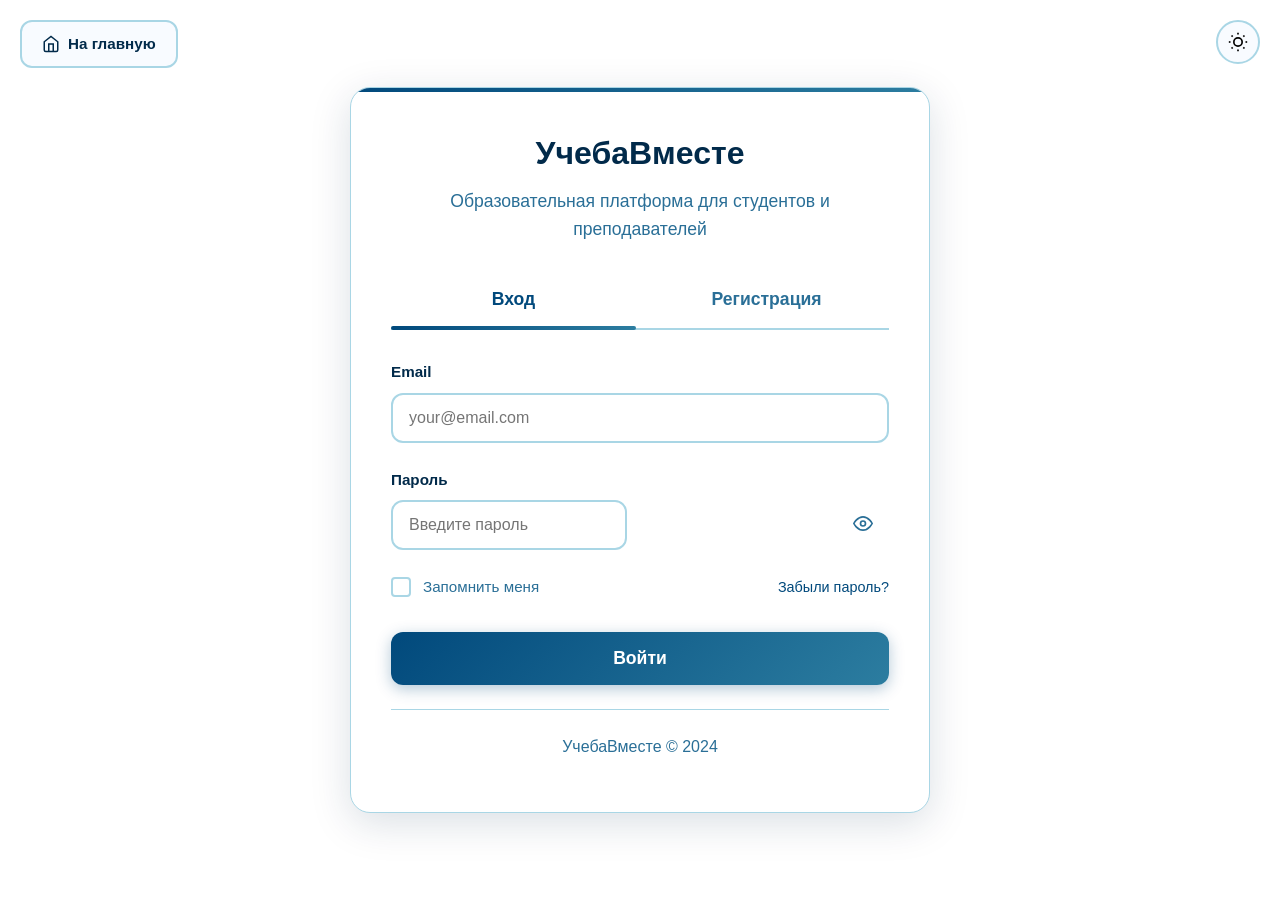
<file: centered_register_local.html>
<!DOCTYPE html>
<html lang="ru">
<head>
    <meta charset="UTF-8">
    <meta name="viewport" content="width=device-width, initial-scale=1.0">
    <title>Вход и регистрация - УчебаВместе</title>
    <style>
        /* CSS переменные для светлой темы */
        :root {
            --primary: #01497c;
            --primary-light: #89c2d9;
            --primary-dark: #012a4a;
            --secondary: #2c7da0;
            --accent: #a9d6e5;
            --bg-primary: #ffffff;
            --bg-secondary: #f8fbff;
            --card-bg: #ffffff;
            --text-primary: #012a4a;
            --text-secondary: #2a6f97;
            --text-tertiary: #468faf;
            --border-color: #a9d6e5;
            --shadow: 0 4px 20px rgba(1, 42, 74, 0.1);
            --shadow-lg: 0 10px 40px rgba(1, 42, 74, 0.15);
            --radius: 12px;
            --transition: all 0.3s ease;
            --error: #e53e3e;
            --success: #38a169;
        }
        /* Базовые стили */
        * {
            margin: 0;
            padding: 0;
            box-sizing: border-box;
        }

        body {
            font-family: 'Segoe UI', Tahoma, Geneva, Verdana, sans-serif;
            background-color: var(--bg-primary);
            color: var(--text-primary);
            line-height: 1.6;
            transition: var(--transition);
            min-height: 100vh;
            display: flex;
            align-items: center;
            justify-content: center;
            padding: 20px;
        }

        /* Кнопки */
        .btn {
            padding: 12px 24px;
            border-radius: var(--radius);
            font-weight: 600;
            font-size: 1rem;
            cursor: pointer;
            transition: var(--transition);
            border: none;
            text-decoration: none;
            display: inline-flex;
            align-items: center;
            justify-content: center;
            gap: 8px;
        }

        .btn-primary {
            background: linear-gradient(135deg, var(--primary) 0%, var(--secondary) 100%);
            color: white;
            box-shadow: 0 4px 15px rgba(1, 73, 124, 0.3);
        }

        .btn-primary:hover {
            background: linear-gradient(135deg, var(--primary-dark) 0%, var(--primary) 100%);
            transform: translateY(-2px);
            box-shadow: 0 6px 20px rgba(1, 73, 124, 0.4);
        }

        .btn-outline {
            background: transparent;
            color: var(--primary);
            border: 2px solid var(--primary-light);
        }

        .btn-outline:hover {
            background: var(--bg-secondary);
            color: var(--text-primary);
            transform: translateY(-2px);
            box-shadow: 0 4px 15px rgba(137, 194, 217, 0.3);
        }

        .btn-large {
            padding: 16px 24px;
            font-size: 1.1rem;
        }

        .btn-full {
            width: 100%;
        }

        .btn-social {
            background: var(--bg-secondary);
            border: 2px solid var(--border-color);
            color: var(--text-primary);
            justify-content: center;
        }

        .btn-social:hover {
            background: var(--bg-primary);
            transform: translateY(-2px);
        }

        /* Кнопка "На главную" */
        .home-btn {
            position: absolute;
            top: 20px;
            left: 20px;
            background: var(--bg-secondary);
            border: 2px solid var(--border-color);
            border-radius: var(--radius);
            padding: 10px 20px;
            color: var(--text-primary);
            text-decoration: none;
            font-weight: 600;
            font-size: 0.95rem;
            display: flex;
            align-items: center;
            gap: 8px;
            transition: var(--transition);
            z-index: 100;
        }

        .home-btn:hover {
            background: var(--primary-light);
            color: var(--bg-primary);
            transform: translateY(-2px);
            box-shadow: 0 4px 15px rgba(137, 194, 217, 0.3);
        }

        .home-btn svg {
            width: 18px;
            height: 18px;
        }

        /* Переключатель темы */
        .theme-toggle {
            background: var(--bg-secondary);
            border: 2px solid var(--border-color);
            border-radius: 50%;
            width: 44px;
            height: 44px;
            display: flex;
            align-items: center;
            justify-content: center;
            cursor: pointer;
            transition: var(--transition);
            position: absolute;
            top: 20px;
            right: 20px;
        }

        .theme-toggle:hover {
            background: var(--primary-light);
            transform: rotate(15deg);
        }

        .sun-icon, .moon-icon {
            transition: var(--transition);
        }

        .dark .sun-icon {
            display: none;
        }

        .moon-icon {
            display: none;
        }

        .dark .moon-icon {
            display: block;
        }

        /* Контейнер авторизации */
        .auth-container {
            width: 100%;
            max-width: 580px;
            position: relative;
        }

        .auth-card {
            background: var(--card-bg);
            border-radius: 20px;
            padding: 40px;
            box-shadow: var(--shadow-lg);
            border: 1px solid var(--border-color);
            position: relative;
            overflow: hidden;
        }

        .auth-card::before {
            content: '';
            position: absolute;
            top: 0;
            left: 0;
            width: 100%;
            height: 4px;
            background: linear-gradient(90deg, var(--primary) 0%, var(--secondary) 100%);
        }

        .auth-header {
            text-align: center;
            margin-bottom: 32px;
        }

        .auth-header h1 {
            font-size: 2rem;
            margin-bottom: 8px;
            color: var(--text-primary);
        }

        .auth-header p {
            color: var(--text-secondary);
            font-size: 1.1rem;
        }

        /* Табы */
        .auth-tabs {
            display: flex;
            gap: 8px;
            margin-bottom: 30px;
            border-bottom: 2px solid var(--border-color);
            padding-bottom: 4px;
        }

        .auth-tab {
            flex: 1;
            padding: 14px 20px;
            background: transparent;
            border: none;
            color: var(--text-secondary);
            font-weight: 600;
            font-size: 1.1rem;
            cursor: pointer;
            transition: var(--transition);
            border-radius: var(--radius) var(--radius) 0 0;
            position: relative;
            text-align: center;
        }

        .auth-tab:hover {
            background: var(--bg-secondary);
            color: var(--text-primary);
        }

        .auth-tab.active {
            color: var(--primary);
            background: var(--bg-primary);
        }

        .auth-tab.active::after {
            content: '';
            position: absolute;
            bottom: -6px;
            left: 0;
            width: 100%;
            height: 4px;
            background: linear-gradient(90deg, var(--primary) 0%, var(--secondary) 100%);
            border-radius: 2px;
        }

        /* Формы */
        .auth-form {
            display: none;
            flex-direction: column;
            gap: 25px;
            animation: fadeIn 0.3s ease;
        }

        .auth-form.active {
            display: flex;
        }

        .form-row {
            display: grid;
            grid-template-columns: 1fr 1fr;
            gap: 16px;
        }

        .form-group {
            display: flex;
            flex-direction: column;
            gap: 8px;
        }

        .form-group label {
            font-weight: 600;
            color: var(--text-primary);
            font-size: 0.95rem;
        }

        .form-group input, 
        .form-group select, 
        .form-group textarea {
            padding: 14px 16px;
            border-radius: var(--radius);
            border: 2px solid var(--border-color);
            background: var(--bg-primary);
            color: var(--text-primary);
            font-size: 1rem;
            transition: var(--transition);
            font-family: inherit;
        }

        .form-group textarea {
            min-height: 100px;
            resize: vertical;
        }

        .form-group input:focus, 
        .form-group select:focus, 
        .form-group textarea:focus {
            outline: none;
            border-color: var(--secondary);
            box-shadow: 0 0 0 4px rgba(44, 125, 160, 0.1);
            background: var(--bg-primary);
        }

        .password-input {
            position: relative;
        }

        .toggle-password {
            position: absolute;
            right: 12px;
            top: 50%;
            transform: translateY(-50%);
            background: none;
            border: none;
            cursor: pointer;
            color: var(--text-secondary);
            padding: 4px;
            border-radius: 4px;
            transition: var(--transition);
        }

        .toggle-password:hover {
            background: var(--bg-secondary);
            color: var(--text-primary);
        }

        .password-strength {
            margin-top: 18px;
        }

        .strength-bar {
            height: 6px;
            background: var(--bg-secondary);
            border-radius: 3px;
            overflow: hidden;
            margin-bottom: 4px;
        }

        .strength-fill {
            height: 100%;
            width: 0%;
            border-radius: 3px;
            transition: var(--transition);
        }

        .strength-text {
            font-size: 0.85rem;
            color: var(--text-secondary);
        }

        .error-message {
            color: var(--error);
            font-size: 0.85rem;
            min-height: 20px;
            display: none;
        }

        .error-message.show {
            display: block;
        }

        .success-message {
            color: var(--success);
            font-size: 0.85rem;
            min-height: 20px;
            display: none;
        }

        .success-message.show {
            display: block;
        }

        /* Чекбокс */
        .checkbox {
            display: flex;
            align-items: flex-start;
            gap: 12px;
            cursor: pointer;
            font-size: 0.95rem;
            color: var(--text-secondary);
        }

        .checkbox input {
            display: none;
        }

        .checkmark {
            width: 20px;
            height: 20px;
            border: 2px solid var(--border-color);
            border-radius: 4px;
            display: flex;
            align-items: center;
            justify-content: center;
            flex-shrink: 0;
            transition: var(--transition);
            margin-top: 2px;
        }

        .checkbox input:checked + .checkmark {
            background: var(--primary);
            border-color: var(--primary);
        }

        .checkbox input:checked + .checkmark::after {
            content: '';
            width: 6px;
            height: 10px;
            border: solid white;
            border-width: 0 2px 2px 0;
            transform: rotate(45deg);
            margin-top: -2px;
        }

        .checkbox a {
            color: var(--primary);
            text-decoration: none;
        }

        .checkbox a:hover {
            text-decoration: underline;
        }

        .form-options {
            display: flex;
            justify-content: space-between;
            align-items: center;
            margin-bottom: 8px;
        }

        .forgot-password {
            color: var(--primary);
            text-decoration: none;
            font-size: 0.9rem;
        }

        .forgot-password:hover {
            text-decoration: underline;
        }

        /* Кнопка загрузки */
        .btn-loading {
            display: none;
        }

        .btn.loading .btn-text {
            display: none;
        }

        .btn.loading .btn-loading {
            display: block;
        }

        .spinner {
            width: 20px;
            height: 20px;
            border: 2px solid transparent;
            border-top: 2px solid white;
            border-radius: 50%;
            animation: spin 1s linear infinite;
        }

        @keyframes spin {
            0% { transform: rotate(0deg); }
            100% { transform: rotate(360deg); }
        }

        /* Разделитель */
        .auth-divider {
            display: flex;
            align-items: center;
            margin: 20px 0;
            color: var(--text-secondary);
            font-size: 0.9rem;
        }

        .auth-divider::before,
        .auth-divider::after {
            content: '';
            flex: 1;
            height: 1px;
            background: var(--border-color);
        }

        .auth-divider span {
            padding: 0 16px;
        }

        /* Социальные кнопки */
        .social-auth {
            display: grid;
            grid-template-columns: 1fr 1fr;
            gap: 12px;
        }

        /* Футер авторизации */
        .auth-footer {
            text-align: center;
            margin-top: 24px;
            padding-top: 24px;
            border-top: 1px solid var(--border-color);
            color: var(--text-secondary);
        }

        .auth-footer p {
            margin-bottom: 12px;
        }

        /* Дополнительные поля для репетитора и переводчика */
        .role-fields {
            display: none;
            animation: fadeIn 0.3s ease;
        }

        .role-fields.show {
            display: block;
        }

        .subjects-grid, .languages-grid {
            display: grid;
            grid-template-columns: repeat(auto-fill, minmax(140px, 1fr));
            gap: 10px;
            margin-top: 8px;
        }

        .subject-checkbox, .language-checkbox {
            display: flex;
            align-items: center;
            gap: 8px;
            padding: 10px;
            border: 2px solid var(--border-color);
            border-radius: var(--radius);
            cursor: pointer;
            transition: var(--transition);
            font-size: 0.9rem;
        }

        .subject-checkbox:hover, .language-checkbox:hover {
            border-color: var(--primary-light);
        }

        .subject-checkbox input:checked + .checkmark,
        .language-checkbox input:checked + .checkmark {
            background: var(--primary);
            border-color: var(--primary);
        }

        .subject-checkbox input:checked ~ span,
        .language-checkbox input:checked ~ span {
            color: var(--primary);
            font-weight: 500;
        }

        .subject-checkbox input:checked ~ .subject-checkbox,
        .language-checkbox input:checked ~ .language-checkbox {
            border-color: var(--primary);
            background: var(--bg-secondary);
        }

        /* Анимации */
        @keyframes fadeIn {
            from { opacity: 0; transform: translateY(-10px); }
            to { opacity: 1; transform: translateY(0); }
        }

        /* Адаптивность */
        @media (max-width: 768px) {
            .auth-card {
                padding: 30px 24px;
            }
            
            .form-row {
                grid-template-columns: 1fr;
            }
            
            .social-auth {
                grid-template-columns: 1fr;
            }
            
            .subjects-grid, .languages-grid {
                grid-template-columns: repeat(auto-fill, minmax(120px, 1fr));
            }
            
            .auth-tabs {
                flex-direction: column;
            }
            
            .auth-tab {
                width: 100%;
            }
            
            .home-btn {
                top: 10px;
                left: 10px;
                padding: 8px 16px;
                font-size: 0.85rem;
            }
            
            .theme-toggle {
                top: 10px;
                right: 10px;
                width: 40px;
                height: 40px;
            }
        }

        @media (max-width: 480px) {
            body {
                padding: 16px;
            }
            
            .auth-card {
                padding: 24px 20px;
                margin-top: 40px;
            }
            
            .auth-header h1 {
                font-size: 1.75rem;
            }
            
            .auth-tab {
                padding: 12px 16px;
                font-size: 1rem;
            }
            
            .home-btn span {
                display: none;
            }
            
            .home-btn {
                padding: 10px;
                width: 44px;
                height: 44px;
                justify-content: center;
            }
            
            .home-btn svg {
                width: 20px;
                height: 20px;
            }
        }
    </style>
</head>
<body>
    <!-- Кнопка "Вернуться на главную" -->
    <a href="index.html" class="home-btn" title="Вернуться на главную">
        <svg viewBox="0 0 24 24" fill="none" stroke="currentColor" stroke-width="2">
            <path d="M3 9l9-7 9 7v11a2 2 0 0 1-2 2H5a2 2 0 0 1-2-2z"></path>
            <polyline points="9 22 9 12 15 12 15 22"></polyline>
        </svg>
        <span>На главную</span>
    </a>

    <!-- Theme Toggle -->
    <button class="theme-toggle" id="themeToggle" aria-label="Переключить тему">
        <svg class="sun-icon" width="20" height="20" viewBox="0 0 24 24" fill="none" stroke="currentColor" stroke-width="2">
            <circle cx="12" cy="12" r="5"></circle>
            <line x1="12" y1="1" x2="12" y2="3"></line>
            <line x1="12" y1="21" x2="12" y2="23"></line>
            <line x1="4.22" y1="4.22" x2="5.64" y2="5.64"></line>
            <line x1="18.36" y1="18.36" x2="19.78" y2="19.78"></line>
            <line x1="1" y1="12" x2="3" y2="12"></line>
            <line x1="21" y1="12" x2="23" y2="12"></line>
            <line x1="4.22" y1="19.78" x2="5.64" y2="18.36"></line>
            <line x1="18.36" y1="5.64" x2="19.78" y2="4.22"></line>                   
        </svg>
        <svg class="moon-icon" width="20" height="20" viewBox="0 0 24 24" fill="none" stroke="currentColor" stroke-width="2">
            <path d="M21 12.79A9 9 0 1 1 11.21 3 7 7 0 0 0 21 12.79z"></path>
        </svg>
    </button>

    <!-- Centered Auth Container -->
    <div class="auth-container">
        <div class="auth-card">
            <!-- Header -->
            <div class="auth-header">
                <h1>УчебаВместе</h1>
                <p>Образовательная платформа для студентов и преподавателей</p>
            </div>

            <!-- Tabs -->
            <div class="auth-tabs">
                <button class="auth-tab active" id="login-tab" onclick="showForm('login')">Вход</button>
                <button class="auth-tab" id="register-tab" onclick="showForm('register')">Регистрация</button>
            </div>

            <!-- Login Form -->
            <form class="auth-form active" id="login-form">
                <div class="form-group">
                    <label for="login-email">Email</label>
                    <input type="email" id="login-email" name="email" placeholder="your@email.com" required maxlength="100">
                    <div class="error-message" id="login-email-error"></div>
                </div>

                <div class="form-group">
                    <label for="login-password">Пароль</label>
                    <div class="password-input">
                        <input type="password" id="login-password" name="password" placeholder="Введите пароль" required>
                        <button type="button" class="toggle-password" id="toggle-login-password">
                            <svg width="20" height="20" viewBox="0 0 24 24" fill="none" stroke="currentColor" stroke-width="2">
                                <path d="M1 12s4-8 11-8 11 8 11 8-4 8-11 8-11-8-11-8z"></path>
                                <circle cx="12" cy="12" r="3"></circle>
                            </svg>
                        </button>
                    </div>
                    <div class="error-message" id="login-password-error"></div>
                </div>

                <div class="form-options">
                    <label class="checkbox">
                        <input type="checkbox" id="remember-me" name="remember_me">
                        <span class="checkmark"></span>
                        Запомнить меня
                    </label>
                    <a href="#" class="forgot-password">Забыли пароль?</a>
                </div>

                <div class="error-message" id="login-errors"></div>
                <div class="success-message" id="login-success"></div>

                <button type="submit" class="btn btn-primary btn-large btn-full" id="login-btn">
                    <span class="btn-text">Войти</span>
                    <div class="btn-loading">
                        <div class="spinner"></div>
                    </div>
                </button>                
            </form>

            <!-- Register Form -->
            <form class="auth-form" id="register-form">
                <div class="form-row">
                    <div class="form-group">
                        <label for="register-first-name">Имя *</label>
                        <input type="text" id="register-first-name" name="first_name" placeholder="Ваше имя" required maxlength="50">
                        <div class="error-message" id="register-first-name-error"></div>
                    </div>
                    <div class="form-group">
                        <label for="register-last-name">Фамилия *</label>
                        <input type="text" id="register-last-name" name="last_name" placeholder="Ваша фамилия" required maxlength="50">
                        <div class="error-message" id="register-last-name-error"></div>
                    </div>
                </div>

                <div class="form-group">
                    <label for="register-email">Email *</label>
                    <input type="email" id="register-email" name="email" placeholder="your@email.com" required maxlength="100">
                    <div class="error-message" id="register-email-error"></div>
                </div>

                <div class="form-group">
                    <label for="register-password">Пароль *</label>
                    <div class="password-input">
                        <input type="password" id="register-password" name="password" placeholder="Придумайте пароль" required minlength="6">
                        <button type="button" class="toggle-password" id="toggle-register-password">
                            <svg width="20" height="20" viewBox="0 0 24 24" fill="none" stroke="currentColor" stroke-width="2">
                                <path d="M1 12s4-8 11-8 11 8 11 8-4 8-11 8-11-8-11-8z"></path>
                                <circle cx="12" cy="12" r="3"></circle>
                            </svg>
                        </button>
                    </div>
                    <div class="password-strength">
                        <div class="strength-bar">
                            <div class="strength-fill" id="strength-fill"></div>
                        </div>
                        <span class="strength-text" id="strength-text">Слабый пароль</span>
                    </div>
                    <div class="error-message" id="register-password-error"></div>
                </div>

                <div class="form-group">
                    <label for="register-confirm-password">Подтвердите пароль *</label>
                    <div class="password-input">
                        <input type="password" id="register-confirm-password" name="confirm_password" placeholder="Повторите пароль" required>
                        <button type="button" class="toggle-password" id="toggle-register-confirm-password">
                            <svg width="20" height="20" viewBox="0 0 24 24" fill="none" stroke="currentColor" stroke-width="2">
                                <path d="M1 12s4-8 11-8 11 8 11 8-4 8-11 8-11-8-11-8z"></path>
                                <circle cx="12" cy="12" r="3"></circle>
                            </svg>
                        </button>
                    </div>
                    <div class="error-message" id="register-confirm-password-error"></div>
                </div>

                <div class="form-group">
                    <label for="register-user-type">Я хочу *</label>
                    <select id="register-user-type" name="user_type" required>
                        <option value="">Выберите тип аккаунта</option>
                        <option value="student">Учиться с репетиторами</option>
                        <option value="tutor">Стать репетитором</option>
                        <option value="translator">Стать переводчиком</option>
                    </select>
                    <div class="error-message" id="register-user-type-error"></div>
                </div>

                <!-- Дополнительные поля для репетитора -->
                <div class="role-fields" id="tutor-fields">
                    <div class="form-group">
                        <label for="tutor-education">Образование</label>
                        <textarea id="tutor-education" name="tutor_education" placeholder="Опишите ваше образование, учебные заведения, специальность..."></textarea>
                    </div>

                    <div class="form-group">
                        <label for="tutor-experience">Опыт работы</label>
                        <textarea id="tutor-experience" name="tutor_experience" placeholder="Опишите ваш опыт преподавания, стаж, достижения..."></textarea>
                    </div>

                    <div class="form-group">
                        <label>Предметы преподавания *</label>
                        <div class="subjects-grid">
                            <label class="subject-checkbox">
                                <input type="checkbox" name="tutor_subjects" value="Математика">
                                <span class="checkmark"></span>
                                <span>Математика</span>
                            </label>
                            <label class="subject-checkbox">
                                <input type="checkbox" name="tutor_subjects" value="Физика">
                                <span class="checkmark"></span>
                                <span>Физика</span>
                            </label>
                            <label class="subject-checkbox">
                                <input type="checkbox" name="tutor_subjects" value="Химия">
                                <span class="checkmark"></span>
                                <span>Химия</span>
                            </label>
                            <label class="subject-checkbox">
                                <input type="checkbox" name="tutor_subjects" value="Биология">
                                <span class="checkmark"></span>
                                <span>Биология</span>
                            </label>
                            <label class="subject-checkbox">
                                <input type="checkbox" name="tutor_subjects" value="Русский язык">
                                <span class="checkmark"></span>
                                <span>Русский язык</span>
                            </label>
                            <label class="subject-checkbox">
                                <input type="checkbox" name="tutor_subjects" value="Литература">
                                <span class="checkmark"></span>
                                <span>Литература</span>
                            </label>
                            <label class="subject-checkbox">
                                <input type="checkbox" name="tutor_subjects" value="Английский язык">
                                <span class="checkmark"></span>
                                <span>Английский язык</span>
                            </label>
                            <label class="subject-checkbox">
                                <input type="checkbox" name="tutor_subjects" value="История">
                                <span class="checkmark"></span>
                                <span>История</span>
                            </label>
                            <label class="subject-checkbox">
                                <input type="checkbox" name="tutor_subjects" value="Обществознание">
                                <span class="checkmark"></span>
                                <span>Обществознание</span>
                            </label>
                            <label class="subject-checkbox">
                                <input type="checkbox" name="tutor_subjects" value="Программирование">
                                <span class="checkmark"></span>
                                <span>Программирование</span>
                            </label>
                        </div>
                        <div class="error-message" id="tutor-subjects-error"></div>
                    </div>

                    <div class="form-group">
                        <label for="tutor-hourly-rate">Желаемая ставка (руб/час)</label>
                        <input type="number" id="tutor-hourly-rate" name="tutor_hourly_rate" placeholder="1000" min="500" max="5000">
                    </div>
                </div>

                <!-- Дополнительные поля для переводчика -->
                <div class="role-fields" id="translator-fields">
                    <div class="form-group">
                        <label for="translator-education">Образование</label>
                        <textarea id="translator-education" name="translator_education" placeholder="Опишите ваше образование, языковые курсы, сертификаты..."></textarea>
                    </div>

                    <div class="form-group">
                        <label for="translator-experience">Опыт работы</label>
                        <textarea id="translator-experience" name="translator_experience" placeholder="Опишите ваш опыт перевода, стаж, специализацию..."></textarea>
                    </div>

                    <div class="form-group">
                        <label>Языки перевода *</label>
                        <div class="languages-grid">
                            <label class="language-checkbox">
                                <input type="checkbox" name="translator_languages" value="Английский">
                                <span class="checkmark"></span>
                                <span>Английский</span>
                            </label>
                            <label class="language-checkbox">
                                <input type="checkbox" name="translator_languages" value="Немецкий">
                                <span class="checkmark"></span>
                                <span>Немецкий</span>
                            </label>
                            <label class="language-checkbox">
                                <input type="checkbox" name="translator_languages" value="Французский">
                                <span class="checkmark"></span>
                                <span>Французский</span>
                            </label>
                            <label class="language-checkbox">
                                <input type="checkbox" name="translator_languages" value="Испанский">
                                <span class="checkmark"></span>
                                <span>Испанский</span>
                            </label>
                            <label class="language-checkbox">
                                <input type="checkbox" name="translator_languages" value="Китайский">
                                <span class="checkmark"></span>
                                <span>Китайский</span>
                            </label>
                            <label class="language-checkbox">
                                <input type="checkbox" name="translator_languages" value="Японский">
                                <span class="checkmark"></span>
                                <span>Японский</span>
                            </label>
                            <label class="language-checkbox">
                                <input type="checkbox" name="translator_languages" value="Итальянский">
                                <span class="checkmark"></span>
                                <span>Итальянский</span>
                            </label>
                            <label class="language-checkbox">
                                <input type="checkbox" name="translator_languages" value="Арабский">
                                <span class="checkmark"></span>
                                <span>Арабский</span>
                            </label>
                        </div>
                        <div class="error-message" id="translator-languages-error"></div>
                    </div>

                    <div class="form-group">
                        <label for="translator-specialization">Специализация</label>
                        <select id="translator-specialization" name="translator_specialization">
                            <option value="">Выберите специализацию</option>
                            <option value="технический">Технический перевод</option>
                            <option value="медицинский">Медицинский перевод</option>
                            <option value="юридический">Юридический перевод</option>
                            <option value="художественный">Художественный перевод</option>
                            <option value="бизнес">Бизнес-перевод</option>
                        </select>
                    </div>

                    <div class="form-group">
                        <label for="translator-rate">Ставка за 1000 знаков (руб)</label>
                        <input type="number" id="translator-rate" name="translator_rate" placeholder="150" min="50" max="1000">
                    </div>
                </div>

                <div class="form-group">
                    <label class="checkbox">
                        <input type="checkbox" id="register-agree-terms" name="agree_terms" required>
                        <span class="checkmark"></span>
                        Я согласен с <a href="terms.html">условиями использования</a> и <a href="privacy.html">политикой конфиденциальности</a>
                    </label>
                    <div class="error-message" id="register-terms-error"></div>
                </div>

                <div class="error-message" id="register-errors"></div>
                <div class="success-message" id="register-success"></div>

                <button type="submit" class="btn btn-primary btn-large btn-full" id="register-btn">
                    <span class="btn-text">Создать аккаунт</span>
                    <div class="btn-loading">
                        <div class="spinner"></div>
                    </div>
                </button>
            </form>

            <!-- Footer -->
            <div class="auth-footer">
                <p>УчебаВместе © 2024</p>
            </div>
        </div>
    </div>

    <script>
        // ===== ОСНОВНЫЕ ФУНКЦИИ =====
        
        // Theme Toggle
        const themeToggle = document.getElementById('themeToggle');
        const html = document.documentElement;
        
        const currentTheme = localStorage.getItem('theme') || 'light';
        html.classList.toggle('dark', currentTheme === 'dark');
        
        themeToggle.addEventListener('click', () => {
            const isDark = html.classList.toggle('dark');
            localStorage.setItem('theme', isDark ? 'dark' : 'light');
        });
        
        // ===== ПЕРЕКЛЮЧЕНИЕ МЕЖДУ ФОРМАМИ =====
        function showForm(formType) {
            const loginForm = document.getElementById('login-form');
            const registerForm = document.getElementById('register-form');
            const loginTab = document.getElementById('login-tab');
            const registerTab = document.getElementById('register-tab');
            
            if (formType === 'login') {
                loginForm.classList.add('active');
                registerForm.classList.remove('active');
                loginTab.classList.add('active');
                registerTab.classList.remove('active');
                
                // Очищаем сообщения при переключении
                clearErrors('login');
                clearSuccess('login');
                clearSuccess('register');
            } else {
                loginForm.classList.remove('active');
                registerForm.classList.add('active');
                loginTab.classList.remove('active');
                registerTab.classList.add('active');
                
                // Очищаем сообщения при переключении
                clearErrors('register');
                clearSuccess('login');
                clearSuccess('register');
            }
        }
        
        // Показать/скрыть дополнительные поля в зависимости от выбранной роли
        const userTypeSelect = document.getElementById('register-user-type');
        const tutorFields = document.getElementById('tutor-fields');
        const translatorFields = document.getElementById('translator-fields');
        
        userTypeSelect.addEventListener('change', function() {
            tutorFields.classList.remove('show');
            translatorFields.classList.remove('show');
            
            if (this.value === 'tutor') {
                tutorFields.classList.add('show');
            } else if (this.value === 'translator') {
                translatorFields.classList.add('show');
            }
        });
        
        // ===== ПЕРЕКЛЮЧЕНИЕ ВИДИМОСТИ ПАРОЛЯ =====
        function setupPasswordToggle(passwordId, toggleId) {
            const toggleBtn = document.getElementById(toggleId);
            const passwordInput = document.getElementById(passwordId);
            
            toggleBtn.addEventListener('click', function() {
                const type = passwordInput.getAttribute('type') === 'password' ? 'text' : 'password';
                passwordInput.setAttribute('type', type);
                
                const icon = this.querySelector('svg');
                if (type === 'text') {
                    icon.innerHTML = '<path d="M17.94 17.94A10.07 10.07 0 0 1 12 20c-7 0-11-8-11-8a18.45 18.45 0 0 1 5.06-5.94M9.9 4.24A9.12 9.12 0 0 1 12 4c7 0 11 8 11 8a18.5 18.5 0 0 1-2.16 3.19m-6.72-1.07a3 3 0 1 1-4.24-4.24"></path><line x1="1" y1="1" x2="23" y2="23"></line>';
                } else {
                    icon.innerHTML = '<path d="M1 12s4-8 11-8 11 8 11 8-4 8-11 8-11-8-11-8z"></path><circle cx="12" cy="12" r="3"></circle>';
                }
            });
        }
        
        // Настройка переключателей паролей
        setupPasswordToggle('login-password', 'toggle-login-password');
        setupPasswordToggle('register-password', 'toggle-register-password');
        setupPasswordToggle('register-confirm-password', 'toggle-register-confirm-password');
        
        // ===== ПРОВЕРКА СЛОЖНОСТИ ПАРОЛЯ =====
        const registerPassword = document.getElementById('register-password');
        const strengthFill = document.getElementById('strength-fill');
        const strengthText = document.getElementById('strength-text');
        
        registerPassword.addEventListener('input', function() {
            const value = this.value;
            let strength = 0;
            let color = '#e53e3e';
            let text = 'Слабый пароль';
            
            if (value.length >= 6) strength += 25;
            if (value.match(/[a-z]/) && value.match(/[A-Z]/)) strength += 25;
            if (value.match(/\d/)) strength += 25;
            if (value.match(/[^a-zA-Z\d]/)) strength += 25;
            
            strengthFill.style.width = `${strength}%`;
            
            if (strength >= 75) {
                color = '#38a169';
                text = 'Сильный пароль';
            } else if (strength >= 50) {
                color = '#d69e2e';
                text = 'Средний пароль';
            }
            
            strengthFill.style.background = color;
            strengthText.textContent = text;
            strengthText.style.color = color;
        });
        
        // ===== ВАЛИДАЦИЯ EMAIL =====
        function validateEmail(email) {
            const re = /^[^\s@]+@[^\s@]+\.[^\s@]+$/;
            return re.test(email);
        }
        
        // ===== ОТОБРАЖЕНИЕ ОШИБОК =====
        function showErrors(formType, errors) {
            const errorContainer = document.getElementById(`${formType}-errors`);
            errorContainer.innerHTML = '';
            errorContainer.classList.remove('show');
            
            if (errors.length > 0) {
                errors.forEach(error => {
                    const errorElement = document.createElement('div');
                    errorElement.className = 'error-message';
                    errorElement.textContent = error;
                    errorContainer.appendChild(errorElement);
                });
                errorContainer.classList.add('show');
                return false;
            }
            return true;
        }
        
        // ===== ОТОБРАЖЕНИЕ УСПЕШНЫХ СООБЩЕНИЙ =====
        function showSuccess(formType, message) {
            const successContainer = document.getElementById(`${formType}-success`);
            successContainer.innerHTML = '';
            successContainer.classList.remove('show');
            
            const successElement = document.createElement('div');
            successElement.className = 'success-message';
            successElement.textContent = message;
            successContainer.appendChild(successElement);
            successContainer.classList.add('show');
        }
        
        // ===== ОЧИСТКА ОШИБОК =====
        function clearErrors(formType) {
            const errorContainer = document.getElementById(`${formType}-errors`);
            if (errorContainer) {
                errorContainer.innerHTML = '';
                errorContainer.classList.remove('show');
            }
        }
        
        // ===== ОЧИСТКА УСПЕШНЫХ СООБЩЕНИЙ =====
        function clearSuccess(formType) {
            const successContainer = document.getElementById(`${formType}-success`);
            if (successContainer) {
                successContainer.innerHTML = '';
                successContainer.classList.remove('show');
            }
        }
        
        // ===== ВАЛИДАЦИЯ ФОРМЫ ЛОГИНА =====
        function validateLoginForm() {
            const email = document.getElementById('login-email').value.trim();
            const password = document.getElementById('login-password').value;
            const errors = [];
            
            // Валидация email
            const emailError = document.getElementById('login-email-error');
            if (!email) {
                emailError.textContent = 'Введите email';
                emailError.classList.add('show');
                errors.push('Введите email');
            } else if (!validateEmail(email)) {
                emailError.textContent = 'Неверный формат email';
                emailError.classList.add('show');
                errors.push('Неверный формат email');
            } else {
                emailError.textContent = '';
                emailError.classList.remove('show');
            }
            
            // Валидация пароля
            const passwordError = document.getElementById('login-password-error');
            if (!password) {
                passwordError.textContent = 'Введите пароль';
                passwordError.classList.add('show');
                errors.push('Введите пароль');
            } else if (password.length < 6) {
                passwordError.textContent = 'Пароль слишком короткий';
                passwordError.classList.add('show');
                errors.push('Пароль слишком короткий');
            } else {
                passwordError.textContent = '';
                passwordError.classList.remove('show');
            }
            
            return errors;
        }
        
        // ===== ВАЛИДАЦИЯ ФОРМЫ РЕГИСТРАЦИИ =====
        function validateRegisterForm() {
            const firstName = document.getElementById('register-first-name').value.trim();
            const lastName = document.getElementById('register-last-name').value.trim();
            const email = document.getElementById('register-email').value.trim();
            const password = document.getElementById('register-password').value;
            const confirmPassword = document.getElementById('register-confirm-password').value;
            const userType = document.getElementById('register-user-type').value;
            const agreeTerms = document.getElementById('register-agree-terms').checked;
            
            const errors = [];
            
            // Валидация имени
            const firstNameError = document.getElementById('register-first-name-error');
            if (!firstName) {
                firstNameError.textContent = 'Введите имя';
                firstNameError.classList.add('show');
                errors.push('Введите имя');
            } else if (firstName.length < 2) {
                firstNameError.textContent = 'Имя слишком короткое';
                firstNameError.classList.add('show');
                errors.push('Имя слишком короткое');
            } else {
                firstNameError.textContent = '';
                firstNameError.classList.remove('show');
            }
            
            // Валидация фамилии
            const lastNameError = document.getElementById('register-last-name-error');
            if (!lastName) {
                lastNameError.textContent = 'Введите фамилию';
                lastNameError.classList.add('show');
                errors.push('Введите фамилию');
            } else if (lastName.length < 2) {
                lastNameError.textContent = 'Фамилия слишком короткая';
                lastNameError.classList.add('show');
                errors.push('Фамилия слишком короткая');
            } else {
                lastNameError.textContent = '';
                lastNameError.classList.remove('show');
            }
            
            // Валидация email
            const emailError = document.getElementById('register-email-error');
            if (!email) {
                emailError.textContent = 'Введите email';
                emailError.classList.add('show');
                errors.push('Введите email');
            } else if (!validateEmail(email)) {
                emailError.textContent = 'Неверный формат email';
                emailError.classList.add('show');
                errors.push('Неверный формат email');
            } else {
                emailError.textContent = '';
                emailError.classList.remove('show');
            }
            
            // Валидация пароля
            const passwordError = document.getElementById('register-password-error');
            if (!password) {
                passwordError.textContent = 'Введите пароль';
                passwordError.classList.add('show');
                errors.push('Введите пароль');
            } else if (password.length < 6) {
                passwordError.textContent = 'Пароль должен содержать минимум 6 символов';
                passwordError.classList.add('show');
                errors.push('Пароль должен содержать минимум 6 символов');
            } else {
                passwordError.textContent = '';
                passwordError.classList.remove('show');
            }
            
            // Валидация подтверждения пароля
            const confirmPasswordError = document.getElementById('register-confirm-password-error');
            if (!confirmPassword) {
                confirmPasswordError.textContent = 'Подтвердите пароль';
                confirmPasswordError.classList.add('show');
                errors.push('Подтвердите пароль');
            } else if (password !== confirmPassword) {
                confirmPasswordError.textContent = 'Пароли не совпадают';
                confirmPasswordError.classList.add('show');
                errors.push('Пароли не совпадают');
            } else {
                confirmPasswordError.textContent = '';
                confirmPasswordError.classList.remove('show');
            }
            
            // Валидация типа пользователя
            const userTypeError = document.getElementById('register-user-type-error');
            if (!userType) {
                userTypeError.textContent = 'Выберите тип аккаунта';
                userTypeError.classList.add('show');
                errors.push('Выберите тип аккаунта');
            } else {
                userTypeError.textContent = '';
                userTypeError.classList.remove('show');
            }
            
            // Проверка предметов для репетитора
            if (userType === 'tutor') {
                const subjectCheckboxes = document.querySelectorAll('input[name="tutor_subjects"]:checked');
                const tutorSubjectsError = document.getElementById('tutor-subjects-error');
                if (subjectCheckboxes.length === 0) {
                    tutorSubjectsError.textContent = 'Выберите хотя бы один предмет';
                    tutorSubjectsError.classList.add('show');
                    errors.push('Выберите хотя бы один предмет');
                } else {
                    tutorSubjectsError.textContent = '';
                    tutorSubjectsError.classList.remove('show');
                }
            }
            
            // Проверка языков для переводчика
            if (userType === 'translator') {
                const languageCheckboxes = document.querySelectorAll('input[name="translator_languages"]:checked');
                const translatorLanguagesError = document.getElementById('translator-languages-error');
                if (languageCheckboxes.length === 0) {
                    translatorLanguagesError.textContent = 'Выберите хотя бы один язык';
                    translatorLanguagesError.classList.add('show');
                    errors.push('Выберите хотя бы один язык');
                } else {
                    translatorLanguagesError.textContent = '';
                    translatorLanguagesError.classList.remove('show');
                }
            }
            
            // Проверка согласия с условиями
            const termsError = document.getElementById('register-terms-error');
            if (!agreeTerms) {
                termsError.textContent = 'Необходимо согласие с условиями';
                termsError.classList.add('show');
                errors.push('Необходимо согласие с условиями');
            } else {
                termsError.textContent = '';
                termsError.classList.remove('show');
            }
            
            return errors;
        }
        
        // ===== ТЕСТОВЫЕ ПОЛЬЗОВАТЕЛИ =====
        const testUsers = [
            {
                id: 1,
                firstName: 'Админ',
                lastName: 'Админов',
                email: 'admin@ad.ru',
                password: 'admin123',
                user_type: 'admin',
                phone: '+7 (999) 123-45-67',
                registration_date: new Date().toISOString()
            },
            {
                id: 2,
                firstName: 'Иван',
                lastName: 'Иванов',
                email: 'student@mail.ru',
                password: 'student123',
                user_type: 'student',
                phone: '+7 (888) 987-65-43',
                registration_date: new Date().toISOString()
            },
            {
                id: 3,
                firstName: 'Александр',
                lastName: 'Смирнов',
                email: 'tutor@mail.ru',
                password: 'tutor123',
                user_type: 'tutor',
                phone: '+7 (777) 555-44-33',
                subjects: ['Математика', 'Физика'],
                registration_date: new Date().toISOString()
            }
        ];
        
        // ===== ФУНКЦИЯ ДЛЯ ПОИСКА ПОЛЬЗОВАТЕЛЯ =====
        function findUser(email, password) {
            // Ищем среди тестовых пользователей
            let user = testUsers.find(u => u.email === email && u.password === password);
            
            // Если не нашли, проверяем localStorage
            if (!user) {
                const existingUsers = JSON.parse(localStorage.getItem('ucheba_users')) || [];
                user = existingUsers.find(u => u.email === email && u.password === password);
            }
            
            // Если не нашли, проверяем demo_user
            if (!user) {
                const demoUser = JSON.parse(localStorage.getItem('demo_user'));
                if (demoUser && demoUser.email === email && demoUser.password === password) {
                    user = {
                        id: demoUser.id || Date.now(),
                        firstName: demoUser.first_name || demoUser.firstName || 'Пользователь',
                        lastName: demoUser.last_name || demoUser.lastName || '',
                        email: demoUser.email,
                        password: demoUser.password,
                        user_type: demoUser.user_type || 'student',
                        phone: demoUser.phone || '',
                        registration_date: demoUser.registration_date || new Date().toISOString()
                    };
                }
            }
            
            return user;
        }
        
        // ===== ОБРАБОТЧИК ФОРМЫ ВХОДА =====
        document.getElementById('login-form').addEventListener('submit', function(e) {
            e.preventDefault();
            
            const loginBtn = document.getElementById('login-btn');
            loginBtn.classList.add('loading');
            
            const errors = validateLoginForm();
            
            if (errors.length === 0) {
                const email = document.getElementById('login-email').value.trim();
                const password = document.getElementById('login-password').value;
                const rememberMe = document.getElementById('remember-me').checked;
                
                console.log('Попытка входа:', email);
                
                // Ищем пользователя
                const user = findUser(email, password);
                
                if (user) {
                    console.log('Пользователь найден:', user);
                    
                    // Сохраняем пользователя
                    localStorage.setItem('ucheba_current_user', JSON.stringify(user));
                    
                    // Если пользователя нет в основном списке, добавляем его
                    const existingUsers = JSON.parse(localStorage.getItem('ucheba_users')) || [];
                    if (!existingUsers.find(u => u.email === user.email)) {
                        existingUsers.push(user);
                        localStorage.setItem('ucheba_users', JSON.stringify(existingUsers));
                    }
                    
                    // Сохраняем настройку "Запомнить меня"
                    if (rememberMe) {
                        localStorage.setItem('remembered_email', email);
                    } else {
                        localStorage.removeItem('remembered_email');
                    }
                    
                    // Показываем успешное сообщение
                    showSuccess('login', 'Вход выполнен успешно! Перенаправляем в профиль...');
                    loginBtn.classList.remove('loading');
                    
                    // Обновляем все открытые вкладки
                    try {
                        localStorage.setItem('user_update_event', Date.now().toString());
                    } catch (e) {
                        console.log('Не удалось сохранить событие обновления');
                    }
                    
                    // Перенаправляем в профиль через 1 секунду
                    setTimeout(() => {
                        window.location.href = 'profile.html';
                    }, 1000);
                    
                } else {
                    console.log('Пользователь не найден');
                    loginBtn.classList.remove('loading');
                    showErrors('login', ['Неверный email или пароль']);
                    
                    // Показываем конкретные ошибки полей
                    document.getElementById('login-email-error').textContent = 'Неверный email или пароль';
                    document.getElementById('login-email-error').classList.add('show');
                    document.getElementById('login-password-error').textContent = 'Неверный email или пароль';
                    document.getElementById('login-password-error').classList.add('show');
                }
            } else {
                loginBtn.classList.remove('loading');
                showErrors('login', errors);
            }
        });
        
        // ===== ОБРАБОТЧИК ФОРМЫ РЕГИСТРАЦИИ =====
        document.getElementById('register-form').addEventListener('submit', function(e) {
            e.preventDefault();
            
            const registerBtn = document.getElementById('register-btn');
            registerBtn.classList.add('loading');
            
            const errors = validateRegisterForm();
            
            if (errors.length === 0) {
                // Сбор данных формы
                const formData = {
                    first_name: document.getElementById('register-first-name').value,
                    last_name: document.getElementById('register-last-name').value,
                    email: document.getElementById('register-email').value,
                    password: document.getElementById('register-password').value,
                    user_type: document.getElementById('register-user-type').value,
                    agree_terms: document.getElementById('register-agree-terms').checked,
                    phone: '',
                    registration_date: new Date().toISOString()
                };
                
                // Добавление дополнительных данных для репетитора
                if (formData.user_type === 'tutor') {
                    formData.tutor_education = document.getElementById('tutor-education').value;
                    formData.tutor_experience = document.getElementById('tutor-experience').value;
                    formData.tutor_subjects = Array.from(document.querySelectorAll('input[name="tutor_subjects"]:checked')).map(cb => cb.value);
                    formData.tutor_hourly_rate = document.getElementById('tutor-hourly-rate').value;
                }
                
                // Добавление дополнительных данных для переводчика
                if (formData.user_type === 'translator') {
                    formData.translator_education = document.getElementById('translator-education').value;
                    formData.translator_experience = document.getElementById('translator-experience').value;
                    formData.translator_languages = Array.from(document.querySelectorAll('input[name="translator_languages"]:checked')).map(cb => cb.value);
                    formData.translator_specialization = document.getElementById('translator-specialization').value;
                    formData.translator_rate = document.getElementById('translator-rate').value;
                }
                
                console.log('Данные для регистрации:', formData);
                
                // Проверяем, нет ли уже пользователя с таким email
                const existingUsers = JSON.parse(localStorage.getItem('ucheba_users')) || [];
                if (existingUsers.find(u => u.email === formData.email)) {
                    registerBtn.classList.remove('loading');
                    showErrors('register', ['Пользователь с таким email уже существует']);
                    document.getElementById('register-email-error').textContent = 'Пользователь с таким email уже существует';
                    document.getElementById('register-email-error').classList.add('show');
                    return;
                }
                
                // Проверяем тестовых пользователей
                if (testUsers.find(u => u.email === formData.email)) {
                    registerBtn.classList.remove('loading');
                    showErrors('register', ['Этот email уже используется тестовым пользователем']);
                    document.getElementById('register-email-error').textContent = 'Этот email уже используется тестовым пользователем';
                    document.getElementById('register-email-error').classList.add('show');
                    return;
                }
                
                // Создаем объект пользователя
                const newUser = {
                    id: Date.now(),
                    firstName: formData.first_name,
                    lastName: formData.last_name,
                    email: formData.email,
                    password: formData.password,
                    user_type: formData.user_type,
                    phone: formData.phone,
                    registration_date: formData.registration_date
                };
                
                // Добавляем дополнительные данные
                if (formData.user_type === 'tutor') {
                    newUser.subjects = formData.tutor_subjects;
                    newUser.education = formData.tutor_education;
                    newUser.experience = formData.tutor_experience;
                    newUser.hourly_rate = formData.tutor_hourly_rate;
                }
                
                if (formData.user_type === 'translator') {
                    newUser.languages = formData.translator_languages;
                    newUser.education = formData.translator_education;
                    newUser.experience = formData.translator_experience;
                    newUser.specialization = formData.translator_specialization;
                    newUser.rate = formData.translator_rate;
                }
                
                // Сохраняем пользователя
                existingUsers.push(newUser);
                localStorage.setItem('ucheba_users', JSON.stringify(existingUsers));
                localStorage.setItem('ucheba_current_user', JSON.stringify(newUser));
                localStorage.setItem('demo_user', JSON.stringify(formData));
                
                // Показываем успешное сообщение
                showSuccess('register', 'Регистрация прошла успешно! Создаем ваш профиль...');
                registerBtn.classList.remove('loading');
                
                // Обновляем все открытые вкладки
                try {
                    localStorage.setItem('user_update_event', Date.now().toString());
                } catch (e) {
                    console.log('Не удалось сохранить событие обновления');
                }
                
                // Перенаправляем в профиль через 1.5 секунды
                setTimeout(() => {
                    window.location.href = 'profile.html';
                }, 1500);
                
            } else {
                registerBtn.classList.remove('loading');
                showErrors('register', errors);
            }
        });
        
        // ===== СОХРАНЕНИЕ ДАННЫХ В LOCALSTORAGE =====
        // Сохранение данных при вводе (автосохранение)
        const inputs = document.querySelectorAll('.auth-form input, .auth-form textarea, .auth-form select');
        inputs.forEach(input => {
            input.addEventListener('input', function() {
                if (this.type !== 'password') {
                    const formId = this.closest('form').id;
                    const fieldName = this.id.replace(`${formId}-`, '').replace('-', '_');
                    localStorage.setItem(`${formId}_${fieldName}`, this.value);
                }
            });
        });
        
        // Восстановление данных из localStorage при загрузке
        window.addEventListener('DOMContentLoaded', function() {
            // Восстанавливаем сохраненные данные форм
            const savedForms = ['login-form', 'register-form'];
            
            savedForms.forEach(formId => {
                const form = document.getElementById(formId);
                if (form) {
                    const inputs = form.querySelectorAll('input, textarea, select');
                    inputs.forEach(input => {
                        if (input.type !== 'password') {
                            const fieldName = input.id.replace(`${formId}-`, '').replace('-', '_');
                            const savedValue = localStorage.getItem(`${formId}_${fieldName}`);
                            if (savedValue) {
                                input.value = savedValue;
                            }
                        }
                    });
                }
            });
            
            // Восстанавливаем запомненный email
            const rememberedEmail = localStorage.getItem('remembered_email');
            if (rememberedEmail) {
                document.getElementById('login-email').value = rememberedEmail;
                document.getElementById('remember-me').checked = true;
            }
            
            // Показываем демо данные для тестирования
            console.log('Тестовые пользователи для входа:');
            console.log('1. Администратор: admin@ad.ru / admin123');
            console.log('2. Ученик: student@mail.ru / student123');
            console.log('3. Репетитор: tutor@mail.ru / tutor123');
        });
        
        // ===== ФУНКЦИЯ ВЫХОДА =====
        function logout() {
            localStorage.removeItem('ucheba_current_user');
            localStorage.removeItem('demo_token');
            localStorage.removeItem('user_email');
            console.log('Пользователь вышел из системы');
            window.location.reload();
        }
        
        // Делаем функции доступными глобально
        window.logout = logout;
    </script>
</body>
</html>
</file>
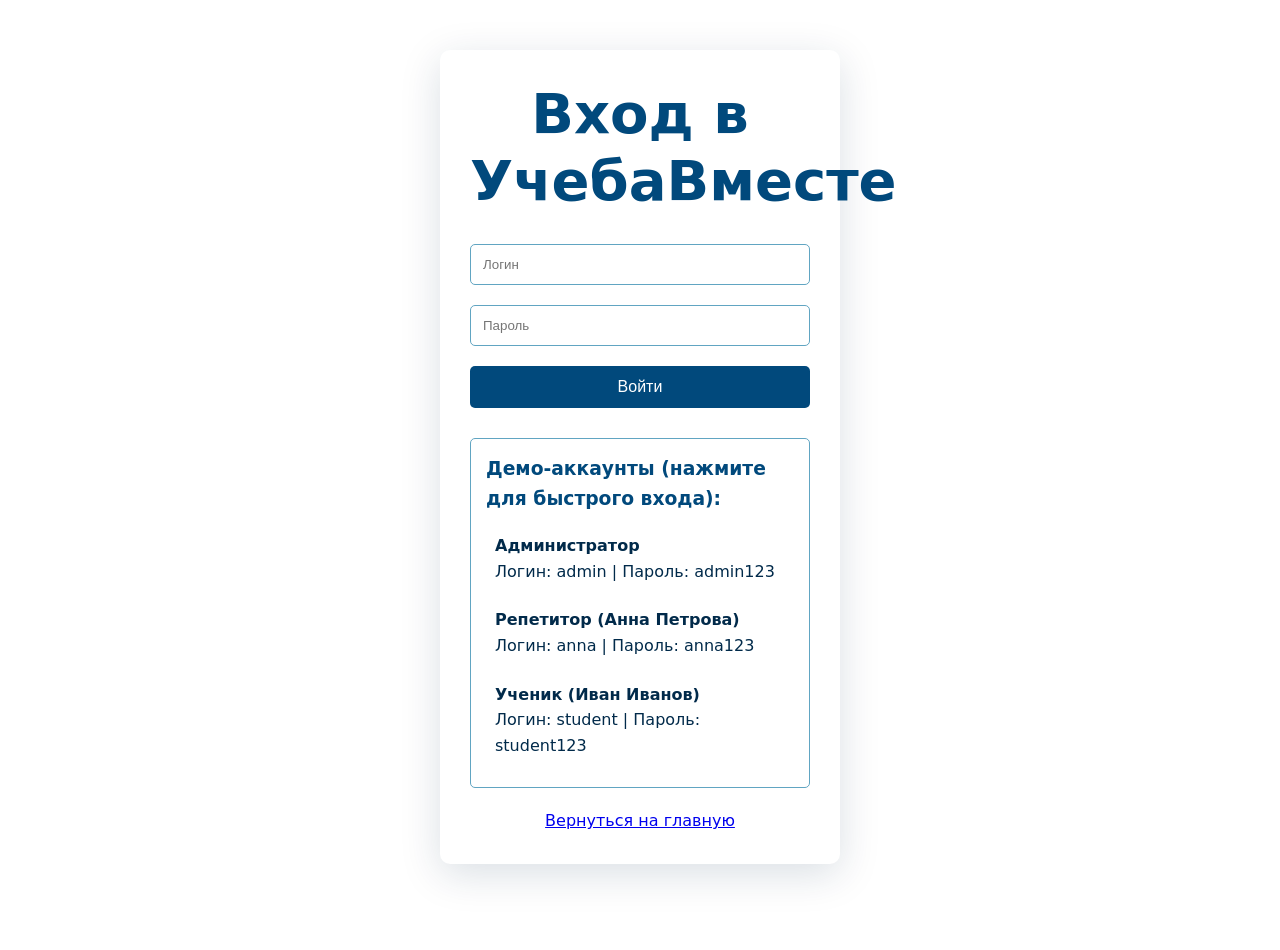
<file: login_simple.html>
<!DOCTYPE html>
<html lang="ru">
<head>
    <meta charset="UTF-8">
    <meta name="viewport" content="width=device-width, initial-scale=1.0">
    <title>Вход - УчебаВместе</title>
    <link rel="stylesheet" href="styles.css">
    <style>
        .login-simple {
            max-width: 400px;
            margin: 50px auto;
            padding: 30px;
            background: var(--card);
            border-radius: 10px;
            box-shadow: var(--shadow-lg);
        }
        .login-simple h1 {
            text-align: center;
            margin-bottom: 20px;
            color: var(--primary);
        }
        .login-simple input {
            width: 100%;
            padding: 12px;
            margin: 10px 0;
            border: 1px solid var(--border);
            border-radius: 5px;
            background: var(--bg);
            color: var(--fg);
        }
        .login-simple button {
            width: 100%;
            padding: 12px;
            margin: 10px 0;
            background: var(--primary);
            color: white;
            border: none;
            border-radius: 5px;
            cursor: pointer;
            font-size: 16px;
        }
        .demo-logins {
            margin-top: 20px;
            padding: 15px;
            background: var(--bg);
            border-radius: 5px;
            border: 1px solid var(--border);
        }
        .demo-logins h3 {
            margin-bottom: 10px;
            color: var(--primary);
        }
        .demo-account {
            padding: 8px;
            margin: 5px 0;
            background: var(--card);
            border-radius: 3px;
            cursor: pointer;
            border: 1px solid transparent;
        }
        .demo-account:hover {
            border-color: var(--primary);
        }
    </style>
</head>
<body>
    <div class="login-simple">
        <h1>Вход в УчебаВместе</h1>
        
        <div id="message" style="display: none; padding: 10px; margin-bottom: 10px; border-radius: 5px;"></div>
        
        <form id="loginForm">
            <input type="text" id="login" placeholder="Логин" required>
            <input type="password" id="password" placeholder="Пароль" required>
            <button type="submit">Войти</button>
        </form>
        
        <div class="demo-logins">
            <h3>Демо-аккаунты (нажмите для быстрого входа):</h3>
            <div class="demo-account" onclick="useDemoAccount('admin', 'admin123')">
                <strong>Администратор</strong><br>
                Логин: admin | Пароль: admin123
            </div>
            <div class="demo-account" onclick="useDemoAccount('anna', 'anna123')">
                <strong>Репетитор (Анна Петрова)</strong><br>
                Логин: anna | Пароль: anna123
            </div>
            <div class="demo-account" onclick="useDemoAccount('student', 'student123')">
                <strong>Ученик (Иван Иванов)</strong><br>
                Логин: student | Пароль: student123
            </div>
        </div>
        
        <div style="text-align: center; margin-top: 20px;">
            <a href="index.html">Вернуться на главную</a>
        </div>
    </div>

    <script>
        // Проверяем, уже ли вошел пользователь
        const currentUser = JSON.parse(localStorage.getItem('ucheba_current_user'));
        if (currentUser) {
            // Уже вошел, перенаправляем
            if (currentUser.role === 'admin') {
                window.location.href = 'admin_panel.html';
            } else if (currentUser.role === 'tutor') {
                window.location.href = 'teacher_dashboard.html';
            } else {
                window.location.href = 'profile.html';
            }
        }
        
        // Обработка формы
        document.getElementById('loginForm').addEventListener('submit', function(e) {
            e.preventDefault();
            
            const login = document.getElementById('login').value.trim();
            const password = document.getElementById('password').value;
            const messageDiv = document.getElementById('message');
            
            // Проверяем заполненность
            if (!login || !password) {
                showMessage('Заполните все поля', 'error');
                return;
            }
            
            // Получаем пользователей
            const users = JSON.parse(localStorage.getItem('ucheba_users')) || [];
            
            // Ищем пользователя
            const user = users.find(u => u.login === login && u.password === password);
            
            if (user) {
                showMessage('Успешный вход! Перенаправление...', 'success');
                
                // Сохраняем сессию
                const { password, ...userSession } = user;
                localStorage.setItem('ucheba_current_user', JSON.stringify(userSession));
                
                // Перенаправляем через секунду
                setTimeout(() => {
                    if (user.role === 'admin') {
                        window.location.href = 'admin_panel.html';
                    } else if (user.role === 'tutor') {
                        window.location.href = 'teacher_dashboard.html';
                    } else {
                        window.location.href = 'profile.html';
                    }
                }, 1000);
            } else {
                showMessage('Неверный логин или пароль', 'error');
            }
        });
        
        // Функция для использования демо-аккаунта
        function useDemoAccount(login, password) {
            document.getElementById('login').value = login;
            document.getElementById('password').value = password;
            document.getElementById('loginForm').dispatchEvent(new Event('submit'));
        }
        
        // Функция показа сообщений
        function showMessage(text, type) {
            const messageDiv = document.getElementById('message');
            messageDiv.textContent = text;
            messageDiv.style.display = 'block';
            messageDiv.style.background = type === 'error' ? '#ffebee' : '#e8f5e9';
            messageDiv.style.color = type === 'error' ? '#c62828' : '#2e7d32';
            messageDiv.style.border = type === 'error' ? '1px solid #ffcdd2' : '1px solid #c8e6c9';
        }
        
        // Создаем демо-пользователей если их нет
        if (!localStorage.getItem('ucheba_users')) {
            const demoUsers = [
                {
                    id: 1,
                    firstName: 'Админ',
                    lastName: 'Админов',
                    email: 'admin@ucheba-vmeste.ru',
                    login: 'admin',
                    password: 'admin123',
                    role: 'admin',
                    phone: '+7 (999) 000-00-01'
                },
                {
                    id: 2,
                    firstName: 'Анна',
                    lastName: 'Петрова',
                    email: 'anna@ucheba-vmeste.ru',
                    login: 'anna',
                    password: 'anna123',
                    role: 'tutor',
                    phone: '+7 (999) 123-45-67',
                    subjects: ['Математика', 'Физика']
                },
                {
                    id: 3,
                    firstName: 'Иван',
                    lastName: 'Иванов',
                    email: 'student@example.com',
                    login: 'student',
                    password: 'student123',
                    role: 'student',
                    phone: '+7 (999) 123-45-73'
                }
            ];
            
            localStorage.setItem('ucheba_users', JSON.stringify(demoUsers));
            console.log('Демо-пользователи созданы');
        }
    </script>
</body>
</html>
</file>
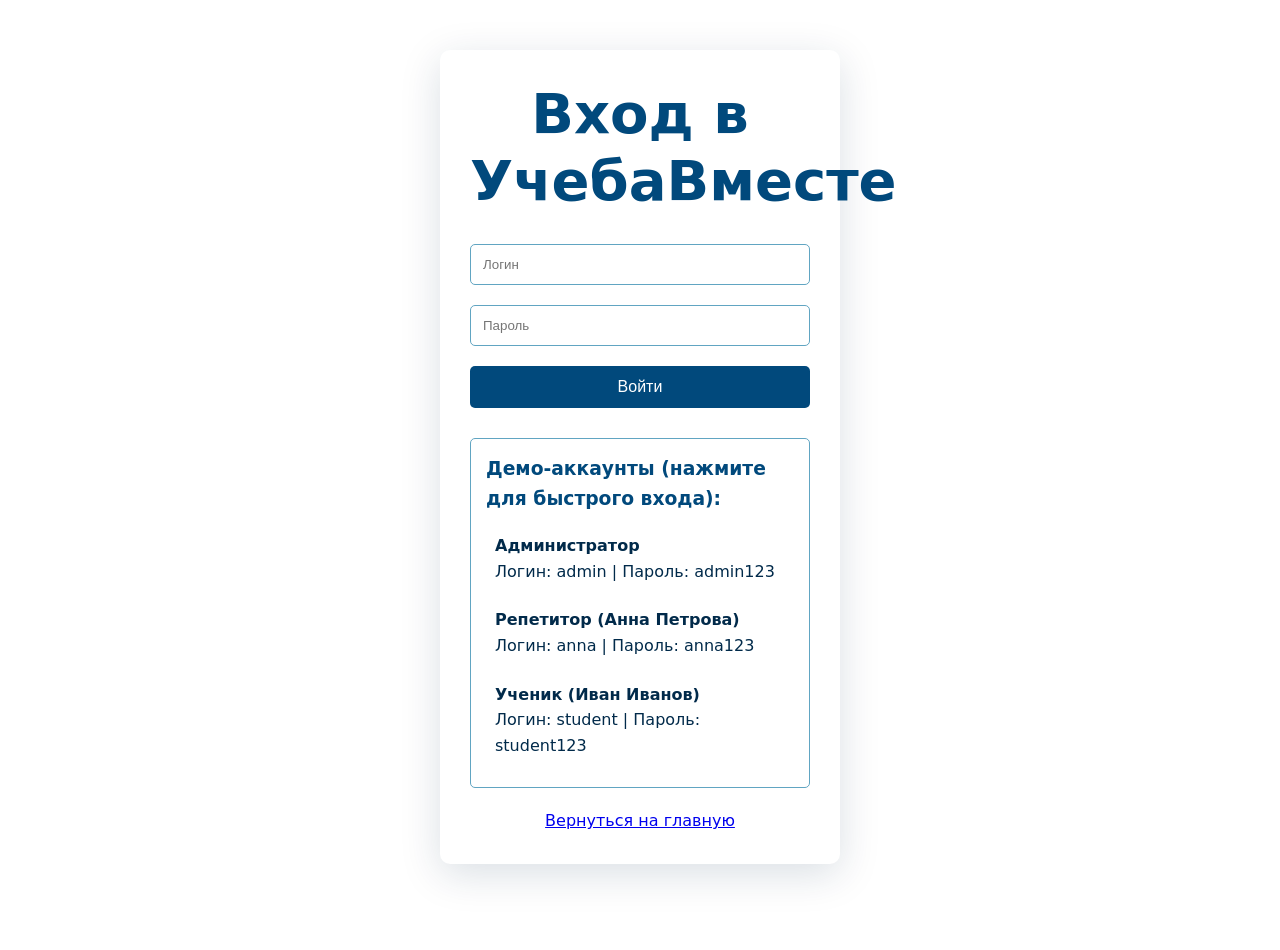
<file: profile.html>
<!DOCTYPE html>
<html lang="ru"> 
    <head> <meta charset="UTF-8"> <meta name="viewport" content="width=device-width, initial-scale=1.0"> 
    <title>Личный кабинет ученика - УчебаВместе</title>
     <link rel="stylesheet" href="styles.css">
      <link rel="stylesheet" href="https://cdnjs.cloudflare.com/ajax/libs/font-awesome/6.4.0/css/all.min.css">
       <style>
        /* Дополнительные стили для профиля */
         .profile-stats { 
            display: grid;
             grid-template-columns: repeat(auto-fit, minmax(150px, 1fr));
             gap: 1rem; margin: 2rem 0; }
        .stat-card {
        background: var(--card);
        border: 1px solid var(--border);
        border-radius: 1rem;
        padding: 1.5rem;
        text-align: center;
        transition: transform 0.3s;
        position: relative;
    }
    
    .stat-card:hover {
        transform: translateY(-5px);
        box-shadow: 0 5px 15px var(--shadow);
    }
    
    .stat-card h3 {
        font-size: 2rem;
        color: var(--primary);
        margin-bottom: 0.5rem;
    }
    
    .stat-card p {
        color: var(--muted-fg);
        font-size: 0.9rem;
    }
    
    .balance-badge {
        position: absolute;
        top: 0.5rem;
        right: 0.5rem;
        background: #10b981;
        color: white;
        padding: 0.25rem 0.5rem;
        border-radius: 0.25rem;
        font-size: 0.75rem;
        font-weight: bold;
    }
    
    .balance-card {
        background: linear-gradient(135deg, #3b82f6 0%, #1d4ed8 100%);
        color: white;
        padding: 2rem;
        border-radius: 1rem;
        text-align: center;
        margin-bottom: 2rem;
    }
    
    .balance-card h2 {
        font-size: 3rem;
        margin: 0.5rem 0;
    }
    
    .balance-card p {
        opacity: 0.9;
        margin-bottom: 1.5rem;
    }
    
    .balance-actions {
        display: flex;
        gap: 1rem;
        justify-content: center;
        margin-top: 1rem;
    }
    
    .btn-balance {
        background: white;
        color: #1d4ed8;
        border: none;
        padding: 0.75rem 1.5rem;
        border-radius: 0.5rem;
        font-weight: 600;
        cursor: pointer;
        transition: transform 0.2s;
    }
    
    .btn-balance:hover {
        transform: translateY(-2px);
        box-shadow: 0 4px 12px rgba(255, 255, 255, 0.2);
    }
    
    .btn-balance-outline {
        background: transparent;
        color: white;
        border: 2px solid white;
        padding: 0.75rem 1.5rem;
        border-radius: 0.5rem;
        font-weight: 600;
        cursor: pointer;
    }
    
    .btn-balance-outline:hover {
        background: rgba(255, 255, 255, 0.1);
    }
    
    .operations-table {
        width: 100%;
        border-collapse: collapse;
        margin-top: 2rem;
        background: var(--card);
        border-radius: 0.5rem;
        overflow: hidden;
    }
    
    .operations-table th {
        background: var(--bg);
        padding: 1rem;
        text-align: left;
        font-weight: 600;
        color: var(--muted-fg);
        border-bottom: 2px solid var(--border);
    }
    
    .operations-table td {
        padding: 1rem;
        border-bottom: 1px solid var(--border);
    }
    
    .operation-positive {
        color: #10b981;
        font-weight: 600;
    }
    
    .operation-negative {
        color: #ef4444;
        font-weight: 600;
    }
    
    .operation-type {
        display: inline-block;
        padding: 0.25rem 0.75rem;
        border-radius: 1rem;
        font-size: 0.85rem;
        font-weight: 500;
    }
    
    .operation-add {
        background: #dcfce7;
        color: #15803d;
    }
    
    .operation-subtract {
        background: #fee2e2;
        color: #b91c1c;
    }
    
    .operation-bonus {
        background: #fef3c7;
        color: #92400e;
    }
    
    .operation-salary {
        background: #dbeafe;
        color: #1e40af;
    }
    
    .tabs {
        display: flex;
        gap: 0.5rem;
        margin: 2rem 0;
        flex-wrap: wrap;
    }
    
    .tab {
        padding: 0.75rem 1.5rem;
        background: var(--card);
        border: 1px solid var(--border);
        border-radius: 0.5rem;
        cursor: pointer;
        display: flex;
        align-items: center;
        gap: 0.5rem;
        font-weight: 500;
    }
    
    .tab.active {
        background: var(--primary);
        color: white;
        border-color: var(--primary);
    }
    
    .tab-content {
        display: none;
        animation: fadeIn 0.3s;
    }
    
    .tab-content.active {
        display: block;
    }
    
    @keyframes fadeIn {
        from { opacity: 0; }
        to { opacity: 1; }
    }
    
    .tab-header {
        display: flex;
        justify-content: space-between;
        align-items: center;
        margin-bottom: 2rem;
    }
    
    .amount-buttons {
        display: grid;
        grid-template-columns: repeat(3, 1fr);
        gap: 0.5rem;
        margin: 1.5rem 0;
    }
    
    .amount-btn {
        padding: 0.75rem;
        background: var(--card);
        border: 1px solid var(--border);
        border-radius: 0.5rem;
        cursor: pointer;
        transition: all 0.2s;
    }
    
    .amount-btn:hover {
        border-color: var(--primary);
    }
    
    .amount-btn.selected {
        background: var(--primary);
        color: white;
        border-color: var(--primary);
    }
    
    .custom-amount {
        width: 100%;
        padding: 0.75rem;
        border: 1px solid var(--border);
        border-radius: 0.5rem;
        background: var(--bg);
        color: var(--fg);
        font-size: 1rem;
    }
    
    .lesson-details {
        background: var(--bg);
        padding: 1rem;
        border-radius: 0.5rem;
        margin: 1rem 0;
        border: 1px solid var(--border);
    }
    
    .action-buttons {
        display: flex;
        gap: 0.5rem;
        flex-wrap: wrap;
    }
    
    .status-badge {
        display: inline-block;
        padding: 0.25rem 0.75rem;
        border-radius: 1rem;
        font-size: 0.85rem;
        font-weight: 500;
    }
    
    .status-scheduled {
        background: #dcfce7;
        color: #15803d;
    }
    
    .status-completed {
        background: #dbeafe;
        color: #1e40af;
    }
    
    .status-cancelled {
        background: #fee2e2;
        color: #b91c1c;
    }
    
    .tutor-avatar {
        width: 50px;
        height: 50px;
        border-radius: 50%;
        background: linear-gradient(135deg, var(--primary) 0%, var(--secondary) 100%);
        display: flex;
        align-items: center;
        justify-content: center;
        color: white;
        font-weight: bold;
        font-size: 1.25rem;
    }
    
    .rating-stars {
        color: #fbbf24;
    }
    
    .empty-state {
        text-align: center;
        padding: 3rem;
        color: var(--muted-fg);
    }
    
    .empty-state svg {
        width: 64px;
        height: 64px;
        margin-bottom: 1rem;
        color: var(--border);
    }
</style>
</head> <body> <!-- Header --> <header> <div class="container"> <div class="header-content"> <div class="logo"> <a href="index.html" class="logo-link">УчебаВместе</a> </div> <nav> <a href="index.html#subjects">Предметы</a> <a href="teacher.html">Репетиторы</a> </nav> <div class="header-actions"> <button class="theme-toggle" id="themeToggle" aria-label="Переключить тему"> <svg class="sun-icon" width="20" height="20" viewBox="0 0 24 24" fill="none" stroke="currentColor" stroke-width="2"> <circle cx="12" cy="12" r="5"></circle> <line x1="12" y1="1" x2="12" y2="3"></line> <line x1="12" y1="21" x2="12" y2="23"></line> <line x1="4.22" y1="4.22" x2="5.64" y2="5.64"></line> <line x1="18.36" y1="18.36" x2="19.78" y2="19.78"></line> <line x1="1" y1="12" x2="3" y2="12"></line> <line x1="21" y1="12" x2="23" y2="12"></line> <line x1="4.22" y1="19.78" x2="5.64" y2="18.36"></line> <line x1="18.36" y1="5.64" x2="19.78" y2="4.22"></line> </svg> <svg class="moon-icon" width="20" height="20" viewBox="0 0 24 24" fill="none" stroke="currentColor" stroke-width="2"> <path d="M21 12.79A9 9 0 1 1 11.21 3 7 7 0 0 0 21 12.79z"></path> </svg> </button> <div id="userAuthSection"> <div class="user-balance-header"> <span class="balance-amount">5,000 ₽</span> <button class="btn btn-balance btn-sm" onclick="manageUserBalance(3, 'student')"> <i class="fas fa-money-bill-wave"></i> </button> </div> <a href="login_simple.html" class="btn btn-primary">Войти</a> </div> </div> </div> </div> </header>

   <!-- Profile Section -->
<section class="profile-section">
    <div class="container">
        <!-- Profile Header -->
        <div class="profile-header">
            <div class="profile-info">
                <div class="profile-avatar" id="profileAvatar">ИИ</div>
                <div class="profile-details">
                    <h1 id="profileName">Иван Иванов</h1>
                    <p id="profileRole">Ученик</p>
                    <p id="profileEmail">student@example.com</p>
                </div>
            </div>
            <div class="profile-actions">
                <div class="balance-display">
                    <span class="balance-label">Баланс:</span>
                    <span class="balance-value">5,000 ₽</span>
                </div>
                <button class="btn btn-primary" onclick="bookNewLesson()">Записаться на урок</button>
                <button class="btn btn-outline" onclick="editProfile()">Редактировать профиль</button>
            </div>
        </div>

        <!-- Карточка баланса -->
        <div class="balance-card">
            <h2 id="studentBalance">5,000 ₽</h2>
            <p>Доступно для оплаты уроков</p>
            <div class="balance-actions">
                <button class="btn-balance" onclick="showAddMoneyModal()">
                    
                    <i class="fas fa-plus-circle"></i> Пополнить баланс
                </button>
                <button class="btn-balance-outline" onclick="showUserOperations(3, 'student')">
                    <i class="fas fa-history"></i> История операций
                </button>
            </div>
        </div>

        <!-- Stats -->
        <div class="profile-stats">
            <div class="stat-card">
                <h3 id="totalLessonsCount">12</h3>
                <p>Всего уроков</p>
            </div>
            <div class="stat-card">
                <h3 id="upcomingLessonsCount">3</h3>
                <p>Предстоящих</p>
            </div>
            <div class="stat-card">
                <h3 id="completedLessonsCount">9</h3>
                <p>Завершено</p>
            </div>
            <div class="stat-card">
                <div class="balance-badge">Баланс</div>
                <h3 id="totalBalance">5,000 ₽</h3>
                <p>Доступно</p>
                <button class="btn btn-balance btn-sm" onclick="manageUserBalance(3, 'student')" style="margin-top: 10px;">
                    <i class="fas fa-money-bill-wave"></i> Управление
                </button>
            </div>
        </div>

        <!-- Tabs -->
        <div class="tabs">
            <button class="tab active" onclick="switchTab('lessons')" id="lessonsTabBtn">
                <i class="fas fa-book-open"></i>
                Мои уроки
            </button>
            <button class="tab" onclick="switchTab('balance')" id="balanceTabBtn">
                <i class="fas fa-money-bill-wave"></i>
                Баланс и оплата
            </button>
            <button class="tab" onclick="switchTab('tutors')" id="tutorsTabBtn">
                <i class="fas fa-users"></i>
                Мои репетиторы
            </button>
            <button class="tab" onclick="switchTab('schedule')" id="scheduleTabBtn">
                <i class="fas fa-calendar-alt"></i>
                Расписание
            </button>
            <button class="tab" onclick="switchTab('reviews')" id="reviewsTabBtn">
                <i class="fas fa-star"></i>
                Отзывы
            </button>
        </div>

        <!-- Tab Content: Мои уроки -->
        <div class="tab-content active" id="lessonsTab">
            <div class="tab-header">
                <h2>Мои уроки</h2>
                <div class="tab-actions">
                    <select id="lessonFilter" onchange="filterLessons()" style="padding: 0.5rem; border-radius: 0.5rem; border: 1px solid var(--border); background: var(--bg); color: var(--fg);">
                        <option value="all">Все уроки</option>
                        <option value="scheduled">Предстоящие</option>
                        <option value="completed">Завершенные</option>
                        <option value="cancelled">Отмененные</option>
                    </select>
                    <button class="btn btn-primary btn-sm" onclick="refreshLessons()">Обновить</button>
                </div>
            </div>
            <div class="lessons-grid" id="lessonsList">
                <!-- Lessons will be loaded here -->
            </div>
        </div>

        <!-- Tab Content: Баланс и оплата -->
        <div class="tab-content" id="balanceTab">
            <div class="tab-header">
                <h2>Баланс и оплата</h2>
                <div class="tab-actions">
                    <button class="btn btn-primary" onclick="showAddMoneyModal()"><!-- Модальное окно пополнения баланса -->
<div class="modal" id="addMoneyModal">
    <div class="modal-content">
        <div class="modal-header">
            <h2><i class="fas fa-plus-circle"></i> Пополнение баланса</h2>
            <button class="modal-close" onclick="closeModal('addMoneyModal')">×</button>
        </div>
        <div class="modal-body">
            <div class="balance-info">
                <p><strong>Текущий баланс:</strong> <span class="balance-positive" id="currentBalanceDisplay">5,000 ₽</span></p>
            </div>
            
            <h3 style="margin: 1.5rem 0 1rem;">Выберите сумму</h3>
            <div class="amount-buttons" id="amountButtons">
                <button class="amount-btn" onclick="selectAmount(500)">500 ₽</button>
                <button class="amount-btn" onclick="selectAmount(1000)">1,000 ₽</button>
                <button class="amount-btn" onclick="selectAmount(2000)">2,000 ₽</button>
                <button class="amount-btn" onclick="selectAmount(3000)">3,000 ₽</button>
                <button class="amount-btn selected" onclick="selectAmount(5000)">5,000 ₽</button>
                <button class="amount-btn" onclick="selectAmount(10000)">10,000 ₽</button>
            </div>
            
            <div style="margin: 1.5rem 0;">
                <input type="number" class="custom-amount" id="customAmount" placeholder="Другая сумма" min="100" step="100" oninput="selectCustomAmount()">
            </div>
            
            <div class="form-group" style="margin: 1.5rem 0;">
                <label for="paymentMethod" style="display: block; margin-bottom: 0.5rem; font-weight: 500;">Способ оплаты</label>
                <div class="payment-methods">
                    <div class="payment-option" onclick="selectPaymentMethod('card')">
                        <input type="radio" id="card" name="paymentMethod" value="card" checked>
                        <label for="card">
                            <i class="fas fa-credit-card"></i>
                            <span>Банковская карта</span>
                            <div class="payment-icons">
                                <i class="fab fa-cc-visa"></i>
                                <i class="fab fa-cc-mastercard"></i>
                                <i class="fab fa-cc-mir"></i>
                            </div>
                        </label>
                    </div>
                    <div class="payment-option" onclick="selectPaymentMethod('sbp')">
                        <input type="radio" id="sbp" name="paymentMethod" value="sbp">
                        <label for="sbp">
                            <i class="fas fa-mobile-alt"></i>
                            <span>СБП (Система быстрых платежей)</span>
                        </label>
                    </div>
                    <div class="payment-option" onclick="selectPaymentMethod('yoomoney')">
                        <input type="radio" id="yoomoney" name="paymentMethod" value="yoomoney">
                        <label for="yoomoney">
                            <i class="fas fa-wallet"></i>
                            <span>ЮMoney (Яндекс.Деньги)</span>
                        </label>
                    </div>
                    <div class="payment-option" onclick="selectPaymentMethod('qiwi')">
                        <input type="radio" id="qiwi" name="paymentMethod" value="qiwi">
                        <label for="qiwi">
                            <i class="fas fa-qrcode"></i>
                            <span>QIWI Кошелек</span>
                        </label>
                    </div>
                </div>
            </div>
            
            <div class="payment-summary" style="margin-top: 2rem; padding: 1.5rem; background: #f8fafc; border-radius: 0.5rem;">
                <h4 style="margin-top: 0; margin-bottom: 1rem; color: var(--muted-fg);">Детали платежа</h4>
                <div style="display: flex; justify-content: space-between; margin-bottom: 0.5rem;">
                    <span>Сумма пополнения:</span>
                    <span id="totalAmount" style="font-weight: bold; color: #10b981;">5,000 ₽</span>
                </div>
                <div style="display: flex; justify-content: space-between; margin-bottom: 0.5rem;">
                    <span>Комиссия:</span>
                    <span id="commissionAmount" style="color: #6b7280;">0 ₽</span>
                </div>
                <div style="display: flex; justify-content: space-between; margin-bottom: 1rem; padding-top: 0.5rem; border-top: 1px solid var(--border);">
                    <span style="font-weight: 600;">К оплате:</span>
                    <span id="totalToPay" style="font-size: 1.25rem; font-weight: bold; color: #3b82f6;">5,000 ₽</span>
                </div>
                <div style="display: flex; justify-content: space-between; align-items: center;">
                    <span>Новый баланс:</span>
                    <span id="newBalanceDisplay" style="font-size: 1.1rem; font-weight: bold; color: #059669;">10,000 ₽</span>
                </div>
            </div>
            
            <div style="margin-top: 1rem; padding: 0.75rem; background: #fef3c7; border-radius: 0.5rem; color: #92400e; font-size: 0.9rem;">
                <i class="fas fa-info-circle"></i> Это демо-режим. В реальном приложении здесь будет подключение к платежной системе.
            </div>
        </div>
        <div class="modal-footer">
            <button class="btn btn-secondary" onclick="closeModal('addMoneyModal')">Отмена</button>
            <button class="btn btn-primary" onclick="processDemoPayment()">
                <i class="fas fa-check-circle"></i> Оплатить
            </button>
        </div>
    </div>
</div>

<style>
    .payment-methods {
        display: flex;
        flex-direction: column;
        gap: 0.5rem;
    }
    
    .payment-option {
        border: 1px solid var(--border);
        border-radius: 0.5rem;
        padding: 0.75rem;
        cursor: pointer;
        transition: all 0.2s;
    }
    
    .payment-option:hover {
        border-color: var(--primary);
        background: rgba(59, 130, 246, 0.05);
    }
    
    .payment-option input[type="radio"] {
        display: none;
    }
    
    .payment-option label {
        display: flex;
        align-items: center;
        gap: 1rem;
        cursor: pointer;
        width: 100%;
    }
    
    .payment-option input[type="radio"]:checked + label {
        font-weight: 600;
    }
    
    .payment-option input[type="radio"]:checked ~ label .payment-icons {
        opacity: 1;
    }
    
    .payment-option i {
        font-size: 1.25rem;
        color: var(--primary);
        width: 24px;
        text-align: center;
    }
    
    .payment-option span {
        flex-grow: 1;
    }
    
    .payment-icons {
        display: flex;
        gap: 0.5rem;
        opacity: 0.7;
        transition: opacity 0.2s;
    }
    
    .payment-icons i {
        font-size: 1.5rem;
        color: var(--muted-fg);
    }
    
    .payment-icons .fa-cc-visa { color: #1a1f71; }
    .payment-icons .fa-cc-mastercard { color: #eb001b; }
    .payment-icons .fa-cc-mir { color: #1e5aa8; }
    
    .payment-summary {
        border: 1px solid var(--border);
        background: var(--card);
    }
</style>

<script>
    let selectedAmount = 5000;
    let currentBalance = 5000;
    let selectedPaymentMethod = 'card';
    
    function showAddMoneyModal() {
        // Получить текущий баланс пользователя
        const currentUser = JSON.parse(localStorage.getItem('ucheba_current_user'));
        if (currentUser) {
            currentBalance = window.balanceManager.getUserBalance(currentUser.id) || 0;
        }
        
        // Сбросить выбор
        selectedAmount = 5000;
        selectedPaymentMethod = 'card';
        
        // Обновить отображение
        document.getElementById('currentBalanceDisplay').textContent = currentBalance.toLocaleString('ru-RU') + ' ₽';
        updatePaymentSummary();
        
        // Установить выбранный метод оплаты
        document.getElementById('card').checked = true;
        
        // Выделить выбранную кнопку суммы
        document.querySelectorAll('.amount-btn').forEach(btn => {
            btn.classList.remove('selected');
        });
        document.querySelectorAll('.amount-btn').forEach(btn => {
            if (parseInt(btn.textContent) === selectedAmount) {
                btn.classList.add('selected');
            }
        });
        
        document.getElementById('addMoneyModal').style.display = 'block';
    }
    
    function selectAmount(amount) {
        selectedAmount = amount;
        
        // Убрать выделение со всех кнопок
        document.querySelectorAll('.amount-btn').forEach(btn => {
            btn.classList.remove('selected');
        });
        
        // Выделить выбранную кнопку
        event.target.classList.add('selected');
        
        // Обновить отображение
        updatePaymentSummary();
    }
    
    function selectCustomAmount() {
        const customAmount = parseInt(document.getElementById('customAmount').value) || 0;
        
        if (customAmount >= 100) {
            selectedAmount = customAmount;
            
            // Убрать выделение с фиксированных сумм
            document.querySelectorAll('.amount-btn').forEach(btn => {
                btn.classList.remove('selected');
            });
            
            // Обновить отображение
            updatePaymentSummary();
        }
    }
    
    function selectPaymentMethod(method) {
        selectedPaymentMethod = method;
        document.getElementById(method).checked = true;
        updatePaymentSummary();
    }
    
    function updatePaymentSummary() {
        const totalAmount = selectedAmount;
        const commission = calculateCommission(totalAmount, selectedPaymentMethod);
        const totalToPay = totalAmount + commission;
        const newBalance = currentBalance + totalAmount;
        
        document.getElementById('totalAmount').textContent = totalAmount.toLocaleString('ru-RU') + ' ₽';
        document.getElementById('commissionAmount').textContent = commission.toLocaleString('ru-RU') + ' ₽';
        document.getElementById('totalToPay').textContent = totalToPay.toLocaleString('ru-RU') + ' ₽';
        document.getElementById('newBalanceDisplay').textContent = newBalance.toLocaleString('ru-RU') + ' ₽';
    }
    
    function calculateCommission(amount, method) {
        // Демо-логика расчета комиссии
        switch(method) {
            case 'card':
                return Math.floor(amount * 0.02); // 2% комиссия
            case 'sbp':
                return 0; // Без комиссии
            case 'yoomoney':
                return Math.floor(amount * 0.01); // 1% комиссия
            case 'qiwi':
                return Math.floor(amount * 0.025); // 2.5% комиссия
            default:
                return 0;
        }
    }
    
    function processDemoPayment() {
        const currentUser = JSON.parse(localStorage.getItem('ucheba_current_user'));
        
        if (!currentUser) {
            alert('Пожалуйста, войдите в систему');
            window.location.href = 'login_simple.html';
            return;
        }
        
        if (selectedAmount < 100) {
            alert('Минимальная сумма пополнения - 100 ₽');
            return;
        }
        
        const methodNames = {
            'card': 'Банковская карта',
            'sbp': 'СБП',
            'yoomoney': 'ЮMoney',
            'qiwi': 'QIWI'
        };
        
        // Обновить баланс через balanceManager
        const result = window.balanceManager.updateUserBalance(
            currentUser.id, 
            selectedAmount, 
            'add', 
            `Пополнение через ${methodNames[selectedPaymentMethod]}`
        );
        
        if (result.success) {
            // Обновить отображение на странице
            currentBalance = result.newBalance;
            
            // Обновить все элементы баланса на странице
            document.querySelectorAll('.balance-amount, #studentBalance, #totalBalance, .balance-value').forEach(el => {
                el.textContent = result.newBalance.toLocaleString('ru-RU') + ' ₽';
            });
            
            closeModal('addMoneyModal');
            
            // Показать сообщение об успехе
            const commission = calculateCommission(selectedAmount, selectedPaymentMethod);
            const totalPaid = selectedAmount + commission;
            
            alert(`✅ Оплата прошла успешно!\n\n` +
                  `Сумма пополнения: ${selectedAmount.toLocaleString('ru-RU')} ₽\n` +
                  `Способ оплаты: ${methodNames[selectedPaymentMethod]}\n` +
                  `Комиссия: ${commission.toLocaleString('ru-RU')} ₽\n` +
                  `Итого оплачено: ${totalPaid.toLocaleString('ru-RU')} ₽\n` +
                  `Новый баланс: ${result.newBalance.toLocaleString('ru-RU')} ₽`);
            
            // Обновить историю операций в таблице
            updateOperationsTable();
        } else {
            alert('Ошибка при пополнении баланса');
        }
    }
    
    // Закрытие модального окна при клике вне его
    window.onclick = function(event) {
        const modal = document.getElementById('addMoneyModal');
        if (event.target === modal) {
            closeModal('addMoneyModal');
        }
    };
</script>
                        <i class="fas fa-plus"></i> Пополнить баланс
                    </button>
                </div>
            </div>

            <!-- История операций -->
            <h3 style="margin-top: 2rem;">История операций</h3>
            <table class="operations-table">
                <thead>
                    <tr>
                        <th>Дата</th>
                        <th>Описание</th>
                        <th>Тип</th>
                        <th>Сумма</th>
                        <th>Остаток</th>
                    </tr>
                </thead>
                <tbody id="operationsTableBody">
                    <tr>
                        <td>15.12.2024</td>
                        <td>Пополнение через Сбербанк Онлайн</td>
                        <td><span class="operation-type operation-add">Пополнение</span></td>
                        <td class="operation-positive">+5,000 ₽</td>
                        <td>5,000 ₽</td>
                    </tr>
                    <tr>
                        <td>10.12.2024</td>
                        <td>Оплата урока математики</td>
                        <td><span class="operation-type operation-subtract">Оплата урока</span></td>
                        <td class="operation-negative">-1,500 ₽</td>
                        <td>0 ₽</td>
                    </tr>
                    <tr>
                        <td>05.12.2024</td>
                        <td>Приветственный бонус</td>
                        <td><span class="operation-type operation-bonus">Бонус</span></td>
                        <td class="operation-positive">+500 ₽</td>
                        <td>1,500 ₽</td>
                    </tr>
                    <tr>
                        <td>01.12.2024</td>
                        <td>Пополнение через карту</td>
                        <td><span class="operation-type operation-add">Пополнение</span></td>
                        <td class="operation-positive">+1,000 ₽</td>
                        <td>1,000 ₽</td>
                    </tr>
                </tbody>
            </table>
        </div>

        <div class="tab-content" id="tutorsTab">
            <div class="tab-header">
                <h2>Мои репетиторы</h2>
                <button class="btn btn-primary btn-sm" onclick="findNewTutor()">Найти нового репетитора</button>
            </div>
            <div class="tutors-grid" id="tutorsList">
                <!-- Tutors will be loaded here -->
            </div>
        </div>

        <div class="tab-content" id="scheduleTab">
            <div class="tab-header">
                <h2>Расписание уроков</h2>
                <div class="tab-actions">
                    <button class="btn btn-outline btn-sm" onclick="prevWeek()">← Предыдущая</button>
                    <span id="currentWeek">Неделя 11-17 декабря</span>
                    <button class="btn btn-outline btn-sm" onclick="nextWeek()">Следующая →</button>
                </div>
            </div>
            <div class="schedule-calendar" id="scheduleCalendar">
                <!-- Schedule will be loaded here -->
            </div>
        </div>

        <div class="tab-content" id="reviewsTab">
            <div class="tab-header">
                <h2>Мои отзывы</h2>
                <button class="btn btn-primary btn-sm" onclick="writeNewReview()">Написать отзыв</button>
            </div>
            <div class="reviews-grid" id="reviewsList">
                <!-- Reviews will be loaded here -->
            </div>
        </div>
    </div>
</section>

<!-- Модальное окно пополнения баланса -->
<div class="modal" id="addMoneyModal">
    <div class="modal-content">
        <div class="modal-header">
            <h2><i class="fas fa-plus-circle"></i> Демо-пополнение баланса</h2>
            <button class="modal-close" onclick="closeModal('addMoneyModal')">×</button>
        </div>
        <div class="modal-body">
            <div class="balance-info">
                <p><strong>Текущий баланс:</strong> <span class="balance-positive" id="currentBalanceDisplay">5,000 ₽</span></p>
            </div>
            
            <h3 style="margin: 1.5rem 0 1rem;">Выберите сумму для пополнения</h3>
            <div class="amount-buttons" id="amountButtons">
                <button class="amount-btn" onclick="selectAmount(500)">500 ₽</button>
                <button class="amount-btn" onclick="selectAmount(1000)">1,000 ₽</button>
                <button class="amount-btn" onclick="selectAmount(2000)">2,000 ₽</button>
                <button class="amount-btn" onclick="selectAmount(3000)">3,000 ₽</button>
                <button class="amount-btn selected" onclick="selectAmount(5000)">5,000 ₽</button>
                <button class="amount-btn" onclick="selectAmount(10000)">10,000 ₽</button>
            </div>
            
            <div style="margin: 1.5rem 0;">
                <input type="number" class="custom-amount" id="customAmount" placeholder="Другая сумма" min="100" step="100" oninput="selectCustomAmount()">
            </div>
            
            <div style="margin-top: 2rem; padding: 1rem; background: #f8fafc; border-radius: 0.5rem;">
                <p><strong>Сумма пополнения:</strong> <span id="totalAmount" style="font-size: 1.5rem; font-weight: bold; color: #10b981;">5,000 ₽</span></p>
                <p><strong>Новый баланс:</strong> <span id="newBalanceDisplay" style="font-size: 1.25rem; font-weight: bold; color: #3b82f6;">10,000 ₽</span></p>
            </div>
            
            <div style="margin-top: 1rem; padding: 0.75rem; background: #fef3c7; border-radius: 0.5rem; color: #92400e; font-size: 0.9rem;">
                <i class="fas fa-info-circle"></i> Это демо-режим. В реальном приложении здесь будет подключение к платежной системе.
            </div>
        </div>
        <div class="modal-footer">
            <button class="btn btn-secondary" onclick="closeModal('addMoneyModal')">Отмена</button>
            <button class="btn btn-primary" onclick="processDemoPayment()">
                <i class="fas fa-check-circle"></i> Пополнить баланс
            </button>
        </div>
    </div>
</div>

<!-- Balance Management Modal -->
<div class="modal" id="balanceModal">
    <div class="modal-content">
        <div class="modal-header">
            <h2><i class="fas fa-money-bill-wave"></i> Управление балансом</h2>
            <button class="modal-close" onclick="closeModal('balanceModal')">×</button>
        </div>
        <div class="modal-body">
            <div class="balance-info">
                <p><strong>Пользователь:</strong> <span id="balanceUserName">Иван Иванов</span></p>
                <p><strong>Текущий баланс:</strong> <span id="currentUserBalance" class="balance-positive">5,000 ₽</span></p>
            </div>
            
            <form id="balanceForm">
                <input type="hidden" id="balanceUserId" value="3">
                <input type="hidden" id="balanceUserType" value="student">
                
                <div class="form-group">
                    <label for="operationType">Тип операции</label>
                    <select id="operationType" class="form-control">
                        <option value="add">Пополнение</option>
                        <option value="subtract">Списание</option>
                        <option value="bonus">Бонус</option>
                        <option value="refund">Возврат</option>
                    </select>
                </div>
                
                <div class="form-group">
                    <label for="amount">Сумма (₽)</label>
                    <input type="number" id="amount" class="form-control" min="1" required value="1000">
                </div>
                
                <div class="form-group">
                    <label for="comment">Комментарий</label>
                    <textarea id="comment" class="form-control" rows="3" placeholder="Причина операции...">Пополнение баланса</textarea>
                </div>
            </form>
        </div>
        <div class="modal-footer">
            <button class="btn btn-secondary" onclick="closeModal('balanceModal')">Отмена</button>
            <button class="btn btn-primary" onclick="processBalanceOperation()">Выполнить операцию</button>
        </div>
    </div>
</div>

<!-- Operations History Modal -->
<div class="modal" id="operationsModal">
    <div class="modal-content">
        <div class="modal-header">
            <h2>История операций</h2>
            <button class="modal-close" onclick="closeModal('operationsModal')">×</button>
        </div>
        <div class="modal-body">
            <div id="operationsModalContent">
                <div style="text-align: center; padding: 2rem;">
                    <i class="fas fa-history" style="font-size: 3rem; color: var(--muted-fg); margin-bottom: 1rem;"></i>
                    <h3>История операций</h3>
                    <p>Загрузка истории операций...</p>
                </div>
            </div>
        </div>
        <div class="modal-footer">
            <button class="btn btn-secondary" onclick="closeModal('operationsModal')">Закрыть</button>
        </div>
    </div>
</div>

<!-- Modals -->
<!-- Lesson Details Modal -->
<div class="modal" id="lessonDetailsModal">
    <div class="modal-content">
        <div class="modal-header">
            <h2 id="lessonModalTitle">Детали урока</h2>
            <button class="modal-close" onclick="closeModal('lessonDetailsModal')">×</button>
        </div>
        <div id="lessonDetailsContent">
            <!-- Lesson details will be loaded here -->
        </div>
    </div>
</div>

<!-- Cancel Lesson Modal -->
<div class="modal" id="cancelLessonModal">
    <div class="modal-content">
        <div class="modal-header">
            <h2>Отмена урока</h2>
            <button class="modal-close" onclick="closeModal('cancelLessonModal')">×</button>
        </div>
        <form id="cancelLessonForm" onsubmit="submitCancelLesson(event)">
            <input type="hidden" id="cancelLessonId">
            <div class="form-group">
                <label for="cancelReason">Причина отмены</label>
                <textarea id="cancelReason" rows="4" placeholder="Пожалуйста, укажите причину отмены урока..." required></textarea>
            </div>
            <div class="form-group">
                <label>
                    <input type="checkbox" id="notifyTutor" checked>
                    Уведомить репетитора
                </label>
            </div>
            <div class="action-buttons">
                <button type="button" class="btn btn-outline" onclick="closeModal('cancelLessonModal')">Отмена</button>
                <button type="submit" class="btn btn-danger">Отменить урок</button>
            </div>
        </form>
    </div>
</div>

<!-- Review Modal -->
<div class="modal" id="reviewModal">
    <div class="modal-content">
        <div class="modal-header">
            <h2 id="reviewModalTitle">Оставить отзыв</h2>
            <button class="modal-close" onclick="closeModal('reviewModal')">×</button>
        </div>
        <form id="reviewForm" onsubmit="submitReview(event)">
            <input type="hidden" id="reviewLessonId">
            <div class="form-group">
                <label for="reviewRating">Оценка</label>
                <div class="rating-input" id="ratingStars">
                    <span class="star" data-value="1">★</span>
                    <span class="star" data-value="2">★</span>
                    <span class="star" data-value="3">★</span>
                    <span class="star" data-value="4">★</span>
                    <span class="star" data-value="5">★</span>
                </div>
                <input type="hidden" id="reviewRatingValue" value="5">
            </div>
            <div class="form-group">
                <label for="reviewText">Текст отзыва</label>
                <textarea id="reviewText" rows="4" placeholder="Расскажите о вашем опыте обучения..." required></textarea>
            </div>
            <div class="action-buttons">
                <button type="button" class="btn btn-outline" onclick="closeModal('reviewModal')">Отмена</button>
                <button type="submit" class="btn btn-primary">Отправить отзыв</button>
            </div>
        </form>
    </div>
</div>

<!-- Edit Profile Modal -->
<div class="modal" id="editProfileModal">
    <div class="modal-content">
        <div class="modal-header">
            <h2>Редактирование профиля</h2>
            <button class="modal-close" onclick="closeModal('editProfileModal')">×</button>
        </div>
        <form id="editProfileForm" onsubmit="saveProfileChanges(event)">
            <div class="form-group">
                <label for="editFirstName">Имя</label>
                <input type="text" id="editFirstName" required>
            </div>
            <div class="form-group">
                <label for="editLastName">Фамилия</label>
                <input type="text" id="editLastName" required>
            </div>
            <div class="form-group">
                <label for="editEmail">Email</label>
                <input type="email" id="editEmail" required>
            </div>
            <div class="form-group">
                <label for="editPhone">Телефон</label>
                <input type="tel" id="editPhone">
            </div>
            <div class="form-group">
                <label for="editGrade">Класс/Курс</label>
                <input type="text" id="editGrade" placeholder="11 класс">
            </div>
            <div class="form-group">
                <label for="editInterests">Интересы</label>
                <input type="text" id="editInterests" placeholder="Математика, Физика, Программирование">
            </div>
            <div class="action-buttons">
                <button type="button" class="btn btn-outline" onclick="closeModal('editProfileModal')">Отмена</button>
                <button type="submit" class="btn btn-primary">Сохранить изменения</button>
            </div>
        </form>
    </div>
</div>

<script src="js/profile_student.js"></script>
<script src="js/balance_functions.js"></script>
<script>
    // Демо-функции для управления балансом
    let selectedAmount = 0;
    let currentBalance = 0;
    
    function switchTab(tabName) {
        // Скрыть все вкладки
        document.querySelectorAll('.tab-content').forEach(tab => {
            tab.classList.remove('active');
        });
        
        // Убрать активный класс со всех кнопок вкладок
        document.querySelectorAll('.tab').forEach(tabBtn => {
            tabBtn.classList.remove('active');
        });
        
        // Показать выбранную вкладку
        document.getElementById(tabName + 'Tab').classList.add('active');
        
        // Активировать кнопку вкладки
        document.getElementById(tabName + 'TabBtn').classList.add('active');
    }
    
    function manageUserBalance(userId, userType) {
        document.getElementById('balanceModal').style.display = 'block';
    }
    
    function showUserOperations(userId, userType) {
        // Загрузить историю операций
        const operations = window.balanceManager.getUserOperations(userId) || [];
        const content = document.getElementById('operationsModalContent');
        
        if (operations.length === 0) {
            content.innerHTML = `
                <div style="text-align: center; padding: 2rem;">
                    <i class="fas fa-history" style="font-size: 3rem; color: var(--muted-fg); margin-bottom: 1rem;"></i>
                    <h3>Нет операций</h3>
                    <p>У вас пока нет операций по балансу.</p>
                </div>
            `;
        } else {
            let html = `
                <table class="operations-table" style="width: 100%;">
                    <thead>
                        <tr>
                            <th>Дата</th>
                            <th>Тип</th>
                            <th>Сумма</th>
                            <th>Комментарий</th>
                        </tr>
                    </thead>
                    <tbody>
            `;
            
            operations.forEach(op => {
                const date = new Date(op.date).toLocaleDateString('ru-RU');
                const typeText = window.balanceManager.getOperationTypeText(op.type);
                const amountClass = op.amount > 0 ? 'operation-positive' : 'operation-negative';
                const amountSign = op.amount > 0 ? '+' : '';
                
                html += `
                    <tr>
                        <td>${date}</td>
                        <td>${typeText}</td>
                        <td class="${amountClass}">${amountSign}${op.amount} ₽</td>
                        <td>${op.comment || ''}</td>
                    </tr>
                `;
            });
            
            html += `</tbody></table>`;
            content.innerHTML = html;
        }
        
        document.getElementById('operationsModal').style.display = 'block';
    }
    
    function showAddMoneyModal() {
        // Получить текущий баланс пользователя
        const currentUser = JSON.parse(localStorage.getItem('ucheba_current_user'));
        if (currentUser) {
            currentBalance = window.balanceManager.getUserBalance(currentUser.id) || 0;
        }
        
        // Обновить отображение
        document.getElementById('currentBalanceDisplay').textContent = currentBalance.toLocaleString('ru-RU') + ' ₽';
        updateNewBalanceDisplay();
        
        document.getElementById('addMoneyModal').style.display = 'block';
    }
    
    function closeModal(modalId) {
        document.getElementById(modalId).style.display = 'none';
    }
    
    function selectAmount(amount) {
        selectedAmount = amount;
        
        // Убрать выделение со всех кнопок
        document.querySelectorAll('.amount-btn').forEach(btn => {
            btn.classList.remove('selected');
        });
        
        // Выделить выбранную кнопку
        event.target.classList.add('selected');
        
        // Обновить отображаемую сумму
        document.getElementById('totalAmount').textContent = amount.toLocaleString('ru-RU') + ' ₽';
        
        // Обновить отображение нового баланса
        updateNewBalanceDisplay();
    }
    
    function selectCustomAmount() {
        const customAmount = parseInt(document.getElementById('customAmount').value) || 0;
        
        if (customAmount >= 100) {
            selectedAmount = customAmount;
            
            // Убрать выделение с фиксированных сумм
            document.querySelectorAll('.amount-btn').forEach(btn => {
                btn.classList.remove('selected');
            });
            
            // Обновить отображаемую сумму
            document.getElementById('totalAmount').textContent = customAmount.toLocaleString('ru-RU') + ' ₽';
            
            // Обновить отображение нового баланса
            updateNewBalanceDisplay();
        }
    }
    
    function updateNewBalanceDisplay() {
        const newBalance = currentBalance + selectedAmount;
        document.getElementById('newBalanceDisplay').textContent = newBalance.toLocaleString('ru-RU') + ' ₽';
    }
    
    function processDemoPayment() {
        const currentUser = JSON.parse(localStorage.getItem('ucheba_current_user'));
        
        if (!currentUser) {
            alert('Пожалуйста, войдите в систему');
            window.location.href = 'login_simple.html';
            return;
        }
        
        // Обновить баланс через balanceManager
        const result = window.balanceManager.updateUserBalance(
            currentUser.id, 
            selectedAmount, 
            'add', 
            'Демо-пополнение баланса'
        );
        
        if (result.success) {
            // Обновить отображение на странице
            currentBalance = result.newBalance;
            
            // Обновить все элементы баланса на странице
            document.querySelectorAll('.balance-amount, #studentBalance, #totalBalance, .balance-value').forEach(el => {
                el.textContent = result.newBalance.toLocaleString('ru-RU') + ' ₽';
            });
            
            closeModal('addMoneyModal');
            
            // Показать сообщение об успехе
            alert(`Баланс успешно пополнен на ${selectedAmount.toLocaleString('ru-RU')} ₽!\nНовый баланс: ${result.newBalance.toLocaleString('ru-RU')} ₽`);
            
            // Обновить историю операций в таблице
            updateOperationsTable();
        } else {
            alert('Ошибка при пополнении баланса');
        }
    }
    
    function updateOperationsTable() {
        const currentUser = JSON.parse(localStorage.getItem('ucheba_current_user'));
        if (!currentUser) return;
        
        const operations = window.balanceManager.getUserOperations(currentUser.id, 10);
        const tbody = document.getElementById('operationsTableBody');
        
        if (!tbody) return;
        
        tbody.innerHTML = '';
        
        operations.forEach(op => {
            const date = new Date(op.date).toLocaleDateString('ru-RU');
            const typeText = window.balanceManager.getOperationTypeText(op.type);
            const typeClass = op.type === 'add' ? 'operation-add' : 
                             op.type === 'subtract' ? 'operation-subtract' : 
                             op.type === 'bonus' ? 'operation-bonus' : 'operation-salary';
            const amountClass = op.amount > 0 ? 'operation-positive' : 'operation-negative';
            const amountSign = op.amount > 0 ? '+' : '';
            
            const row = document.createElement('tr');
            row.innerHTML = `
                <td>${date}</td>
                <td>${op.comment || typeText}</td>
                <td><span class="operation-type ${typeClass}">${typeText}</span></td>
                <td class="${amountClass}">${amountSign}${op.amount} ₽</td>
                <td>${op.newBalance} ₽</td>
            `;
            tbody.appendChild(row);
        });
    }
    
    function processBalanceOperation() {
        const userId = parseInt(document.getElementById('balanceUserId').value);
        const userType = document.getElementById('balanceUserType').value;
        const operationType = document.getElementById('operationType').value;
        const amount = parseInt(document.getElementById('amount').value);
        const comment = document.getElementById('comment').value;
        
        if (!amount || amount <= 0) {
            alert('Пожалуйста, введите корректную сумму');
            return;
        }
        
        // Обновить баланс через balanceManager
        const result = window.balanceManager.updateUserBalance(
            userId, 
            amount, 
            operationType, 
            comment
        );
        
        if (result.success) {
            alert(`Операция выполнена успешно!\nНовый баланс: ${result.newBalance} ₽`);
            closeModal('balanceModal');
            
            // Если операция для текущего пользователя, обновить отображение
            const currentUser = JSON.parse(localStorage.getItem('ucheba_current_user'));
            if (currentUser && currentUser.id === userId) {
                document.querySelectorAll('.balance-amount, #studentBalance, #totalBalance, .balance-value').forEach(el => {
                    el.textContent = result.newBalance.toLocaleString('ru-RU') + ' ₽';
                });
                updateOperationsTable();
            }
        } else {
            alert('Ошибка при выполнении операции');
        }
    }
    
    // Закрытие модальных окон при клике вне их
    window.onclick = function(event) {
        const modals = ['balanceModal', 'operationsModal', 'addMoneyModal', 'lessonDetailsModal', 'cancelLessonModal', 'reviewModal', 'editProfileModal'];
        modals.forEach(modalId => {
            const modal = document.getElementById(modalId);
            if (event.target === modal) {
                closeModal(modalId);
            }
        });
    };
    
    // Инициализация при загрузке
    document.addEventListener('DOMContentLoaded', function() {
        // Инициализация демо-данных баланса
        window.balanceManager.initDemoData();
        
        // Обновить историю операций
        updateOperationsTable();
        
        // Обновить баланс текущего пользователя
        const currentUser = JSON.parse(localStorage.getItem('ucheba_current_user'));
        if (currentUser) {
            const userBalance = window.balanceManager.getUserBalance(currentUser.id);
            if (userBalance) {
                document.querySelectorAll('.balance-amount, #studentBalance, #totalBalance, .balance-value').forEach(el => {
                    el.textContent = userBalance.toLocaleString('ru-RU') + ' ₽';
                });
            }
        }
        
        // Добавим стили для header actions
        const style = document.createElement('style');
        style.textContent = `
            .user-balance-header {
                display: flex;
                align-items: center;
                gap: 0.5rem;
                margin-right: 1rem;
            }
            .balance-amount {
                font-weight: 600;
                color: var(--primary);
            }
            .balance-display {
                display: flex;
                align-items: center;
                gap: 0.75rem;
                background: var(--card);
                padding: 0.75rem 1rem;
                border-radius: 0.5rem;
                border: 1px solid var(--border);
            }
            .balance-label {
                color: var(--muted-fg);
            }
            .balance-value {
                font-weight: bold;
                color: #10b981;
            }
        `;
        document.head.appendChild(style);
    });
</script>
</body>
</html>
</file>
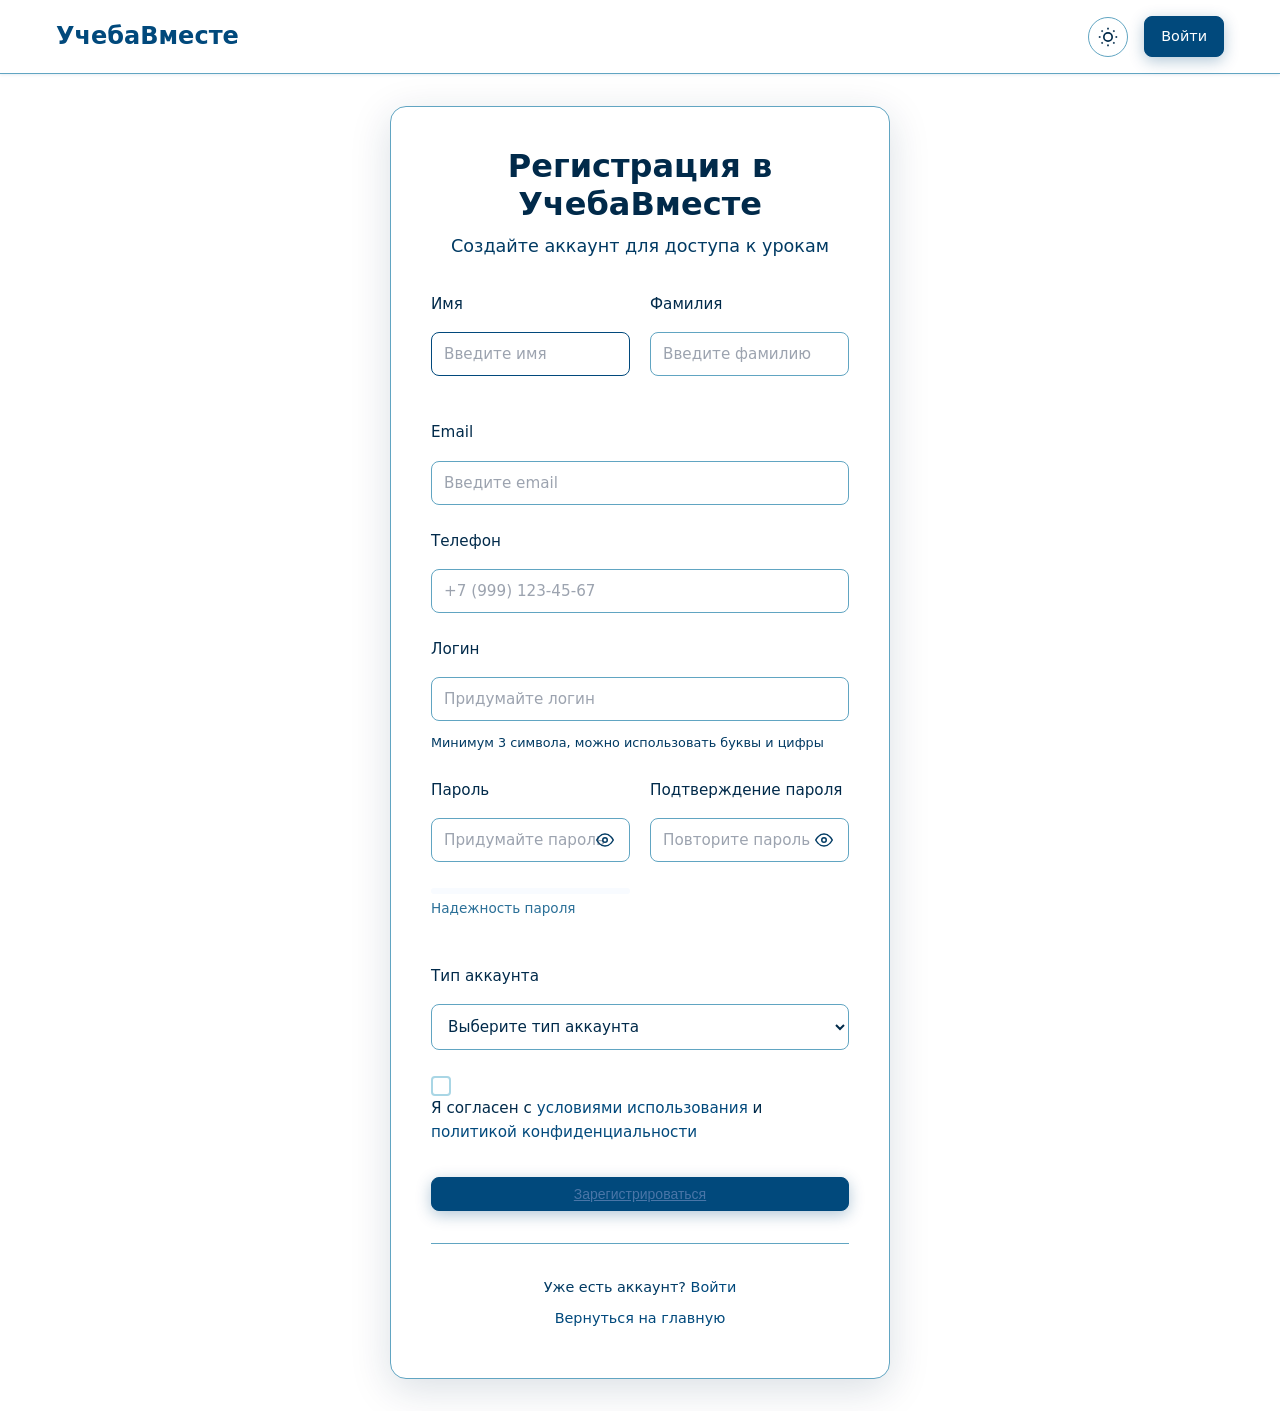
<file: register.html>
<!DOCTYPE html>
<html lang="ru">
<head>
    <meta charset="UTF-8">
    <meta name="viewport" content="width=device-width, initial-scale=1.0">
    <title>Регистрация - УчебаВместе</title>
    <link rel="stylesheet" href="styles.css">
</head>
<body>
    <!-- Header -->
    <header>
        <div class="container">
            <div class="header-content">
                <div class="logo">
                    <a href="index.html" class="logo-link">УчебаВместе</a>
                </div>
                <div class="header-actions">
                    <button class="theme-toggle" id="themeToggle" aria-label="Переключить тему">
                        <svg class="sun-icon" width="20" height="20" viewBox="0 0 24 24" fill="none" stroke="currentColor" stroke-width="2">
                            <circle cx="12" cy="12" r="5"></circle>
                            <line x1="12" y1="1" x2="12" y2="3"></line>
                            <line x1="12" y1="21" x2="12" y2="23"></line>
                            <line x1="4.22" y1="4.22" x2="5.64" y2="5.64"></line>
                            <line x1="18.36" y1="18.36" x2="19.78" y2="19.78"></line>
                            <line x1="1" y1="12" x2="3" y2="12"></line>
                            <line x1="21" y1="12" x2="23" y2="12"></line>
                            <line x1="4.22" y1="19.78" x2="5.64" y2="18.36"></line>
                            <line x1="18.36" y1="5.64" x2="19.78" y2="4.22"></line>
                        </svg>
                        <svg class="moon-icon" width="20" height="20" viewBox="0 0 24 24" fill="none" stroke="currentColor" stroke-width="2">
                            <path d="M21 12.79A9 9 0 1 1 11.21 3 7 7 0 0 0 21 12.79z"></path>
                        </svg>
                    </button>
                    <div id="userAuthSection"></div>
                </div>
            </div>
        </div>
    </header>

    <!-- Registration Section -->
    <section class="register-section">
        <div class="container">
            <div class="register-container">
                <div class="register-card">
                    <div class="register-header">
                        <h1>Регистрация в УчебаВместе</h1>
                        <p>Создайте аккаунт для доступа к урокам</p>
                    </div>
                    
                    <form id="registerForm" class="register-form">
                        <div class="form-row">
                            <div class="form-group">
                                <label for="firstName">Имя</label>
                                <input type="text" id="firstName" name="firstName" placeholder="Введите имя" required>
                            </div>
                            
                            <div class="form-group">
                                <label for="lastName">Фамилия</label>
                                <input type="text" id="lastName" name="lastName" placeholder="Введите фамилию" required>
                            </div>
                        </div>
                        
                        <div class="form-group">
                            <label for="email">Email</label>
                            <input type="email" id="email" name="email" placeholder="Введите email" required>
                        </div>
                        
                        <div class="form-group">
                            <label for="phone">Телефон</label>
                            <input type="tel" id="phone" name="phone" placeholder="+7 (999) 123-45-67" required>
                        </div>
                        
                        <div class="form-group">
                            <label for="userLogin">Логин</label>
                            <input type="text" id="userLogin" name="login" placeholder="Придумайте логин" required>
                            <small class="hint">Минимум 3 символа, можно использовать буквы и цифры</small>
                        </div>
                        
                        <div class="form-row">
                            <div class="form-group">
                                <label for="userPassword">Пароль</label>
                                <div class="password-input">
                                    <input type="password" id="userPassword" name="password" placeholder="Придумайте пароль" required>
                                    <button type="button" class="toggle-password" onclick="togglePassword('userPassword')">
                                        <svg width="18" height="18" viewBox="0 0 24 24" fill="none" stroke="currentColor" stroke-width="2">
                                            <path d="M1 12s4-8 11-8 11 8 11 8-4 8-11 8-11-8-11-8z"></path>
                                            <circle cx="12" cy="12" r="3"></circle>
                                        </svg>
                                    </button>
                                </div>
                                <div class="password-strength">
                                    <div class="strength-bar">
                                        <div class="strength-fill" id="passwordStrength"></div>
                                    </div>
                                    <div class="strength-text" id="passwordStrengthText">Надежность пароля</div>
                                </div>
                            </div>
                            
                            <div class="form-group">
                                <label for="confirmPassword">Подтверждение пароля</label>
                                <div class="password-input">
                                    <input type="password" id="confirmPassword" name="confirmPassword" placeholder="Повторите пароль" required>
                                    <button type="button" class="toggle-password" onclick="togglePassword('confirmPassword')">
                                        <svg width="18" height="18" viewBox="0 0 24 24" fill="none" stroke="currentColor" stroke-width="2">
                                            <path d="M1 12s4-8 11-8 11 8 11 8-4 8-11 8-11-8-11-8z"></path>
                                            <circle cx="12" cy="12" r="3"></circle>
                                        </svg>
                                    </button>
                                </div>
                                <div id="passwordMatch" class="error-message"></div>
                            </div>
                        </div>
                        
                        <div class="form-group">
                            <label for="userType">Тип аккаунта</label>
                            <select id="userType" name="role" required>
                                <option value="">Выберите тип аккаунта</option>
                                <option value="student">Ученик</option>
                                <option value="tutor">Репетитор</option>
                            </select>
                        </div>
                        
                        <!-- Additional fields for tutors -->
                        <div id="tutorFields" style="display: none;">
                            <div class="form-group">
                                <label for="subjects">Предметы</label>
                                <input type="text" id="subjects" name="subjects" placeholder="Например: Математика, Физика">
                                <small class="hint">Укажите предметы, которые вы преподаёте</small>
                            </div>
                            
                            <div class="form-group">
                                <label for="experience">Опыт работы (лет)</label>
                                <input type="number" id="experience" name="experience" min="0" max="50" placeholder="0">
                            </div>
                            
                            <div class="form-group">
                                <label for="education">Образование</label>
                                <textarea id="education" name="education" rows="2" placeholder="Ваше образование и квалификация"></textarea>
                            </div>
                        </div>
                        
                        <!-- Additional fields for students -->
                        <div id="studentFields" style="display: none;">
                            <div class="form-group">
                                <label for="grade">Класс/Курс</label>
                                <input type="text" id="grade" name="grade" placeholder="Например: 11 класс">
                            </div>
                            
                            <div class="form-group">
                                <label for="interests">Интересы</label>
                                <input type="text" id="interests" name="interests" placeholder="Например: Математика, Программирование">
                                <small class="hint">Какие предметы вас интересуют</small>
                            </div>
                        </div>
                        
                        <div class="form-group">
                            <label class="checkbox">
                                <input type="checkbox" id="terms" required>
                                <span class="checkmark"></span>
                                Я согласен с <a href="#terms">условиями использования</a> и <a href="#privacy">политикой конфиденциальности</a>
                            </label>
                        </div>
                        
                        <button type="submit" class="btn btn-primary btn-full">
                            <span class="btn-text">Зарегистрироваться</span>
                            <span class="btn-loading">
                                <span class="spinner"></span>
                            </span>
                        </button>
                        
                        <div id="registerMessage" class="error-message"></div>
                    </form>
                    
                    <div class="register-footer">
                        <p>Уже есть аккаунт? <a href="login.html">Войти</a></p>
                        <p><a href="index.html">Вернуться на главную</a></p>
                    </div>
                </div>
            </div>
        </div>
    </section>

    <script src="js/auth.js"></script>
    <script src="js/register.js"></script>
</body>
</html>
</file>
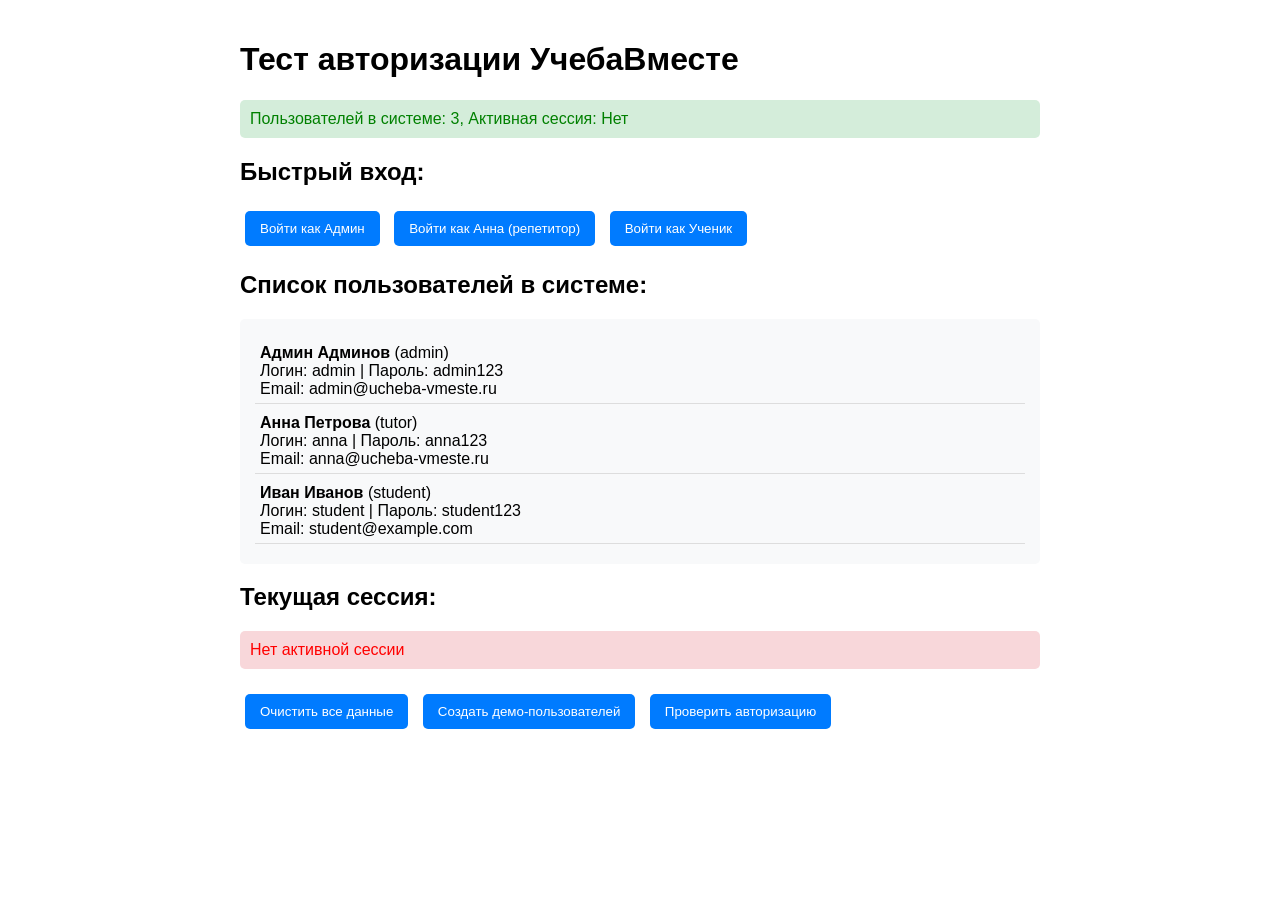
<file: simple_auth.html>
<!DOCTYPE html>
<html lang="ru">
<head>
    <meta charset="UTF-8">
    <title>Простая авторизация - Тест</title>
    <style>
        body { font-family: Arial, sans-serif; max-width: 800px; margin: 0 auto; padding: 20px; }
        .success { color: green; background: #d4edda; padding: 10px; border-radius: 5px; margin: 10px 0; }
        .error { color: red; background: #f8d7da; padding: 10px; border-radius: 5px; margin: 10px 0; }
        .user-list { background: #f8f9fa; padding: 15px; border-radius: 5px; margin: 15px 0; }
        .test-btn { padding: 10px 15px; background: #007bff; color: white; border: none; border-radius: 5px; cursor: pointer; margin: 5px; }
        .test-btn:hover { background: #0056b3; }
    </style>
</head>
<body>
    <h1>Тест авторизации УчебаВместе</h1>
    
    <div id="status"></div>
    
    <h2>Быстрый вход:</h2>
    <div>
        <button class="test-btn" onclick="testLogin('admin', 'admin123')">Войти как Админ</button>
        <button class="test-btn" onclick="testLogin('anna', 'anna123')">Войти как Анна (репетитор)</button>
        <button class="test-btn" onclick="testLogin('student', 'student123')">Войти как Ученик</button>
    </div>
    
    <h2>Список пользователей в системе:</h2>
    <div id="userList" class="user-list"></div>
    
    <h2>Текущая сессия:</h2>
    <div id="sessionInfo"></div>
    
    <div style="margin-top: 20px;">
        <button class="test-btn" onclick="clearData()">Очистить все данные</button>
        <button class="test-btn" onclick="createDemoUsers()">Создать демо-пользователей</button>
        <button class="test-btn" onclick="checkAuth()">Проверить авторизацию</button>
    </div>

    <script>
        // Простая функция для тестирования
        function testLogin(login, password) {
            const users = JSON.parse(localStorage.getItem('ucheba_users')) || [];
            const user = users.find(u => u.login === login && u.password === password);
            
            if (user) {
                const { password, ...userSession } = user;
                localStorage.setItem('ucheba_current_user', JSON.stringify(userSession));
                showStatus(`Успешный вход как ${user.firstName} ${user.lastName} (${user.role})`, 'success');
                updateSessionInfo();
                updateUserList();
            } else {
                showStatus('Ошибка: неверный логин или пароль', 'error');
            }
        }
        
        function showStatus(message, type) {
            const statusDiv = document.getElementById('status');
            statusDiv.innerHTML = `<div class="${type}">${message}</div>`;
        }
        
        function updateSessionInfo() {
            const session = JSON.parse(localStorage.getItem('ucheba_current_user'));
            const sessionDiv = document.getElementById('sessionInfo');
            
            if (session) {
                sessionDiv.innerHTML = `
                    <div class="success">
                        <strong>Активная сессия:</strong><br>
                        Имя: ${session.firstName} ${session.lastName}<br>
                        Email: ${session.email}<br>
                        Роль: ${session.role}<br>
                        ID: ${session.id}
                    </div>
                `;
            } else {
                sessionDiv.innerHTML = '<div class="error">Нет активной сессии</div>';
            }
        }
        
        function updateUserList() {
            const users = JSON.parse(localStorage.getItem('ucheba_users')) || [];
            const userListDiv = document.getElementById('userList');
            
            userListDiv.innerHTML = users.map(user => `
                <div style="margin: 5px 0; padding: 5px; border-bottom: 1px solid #ddd;">
                    <strong>${user.firstName} ${user.lastName}</strong> (${user.role})<br>
                    Логин: ${user.login} | Пароль: ${user.password}<br>
                    Email: ${user.email}
                </div>
            `).join('');
        }
        
        function clearData() {
            localStorage.clear();
            showStatus('Все данные очищены', 'success');
            updateSessionInfo();
            updateUserList();
        }
        
        function createDemoUsers() {
            const demoUsers = [
                { id: 1, firstName: 'Админ', lastName: 'Админов', email: 'admin@ucheba-vmeste.ru', login: 'admin', password: 'admin123', role: 'admin' },
                { id: 2, firstName: 'Анна', lastName: 'Петрова', email: 'anna@ucheba-vmeste.ru', login: 'anna', password: 'anna123', role: 'tutor' },
                { id: 3, firstName: 'Иван', lastName: 'Иванов', email: 'student@example.com', login: 'student', password: 'student123', role: 'student' }
            ];
            
            localStorage.setItem('ucheba_users', JSON.stringify(demoUsers));
            showStatus('Демо-пользователи созданы', 'success');
            updateUserList();
        }
        
        function checkAuth() {
            const session = JSON.parse(localStorage.getItem('ucheba_current_user'));
            const users = JSON.parse(localStorage.getItem('ucheba_users')) || [];
            
            showStatus(`Пользователей в системе: ${users.length}, Активная сессия: ${session ? 'Да' : 'Нет'}`, 'success');
        }
        
        // Инициализация
        document.addEventListener('DOMContentLoaded', function() {
            updateSessionInfo();
            updateUserList();
            checkAuth();
        });
    </script>
</body>
</html>
</file>
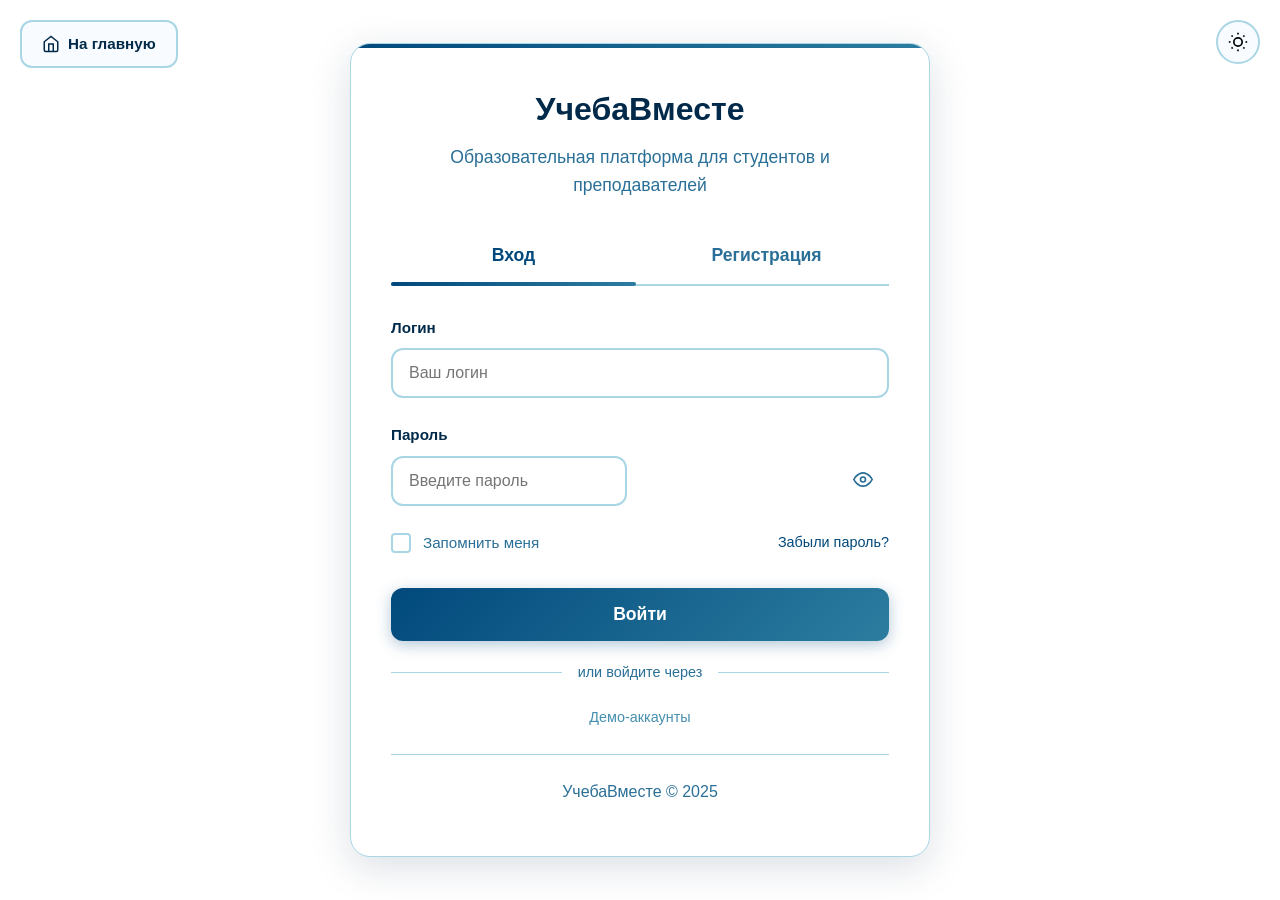
<file: teacher_dashboard.html>
<!DOCTYPE html>
<html lang="ru">
<head>
    <meta charset="UTF-8">
    <meta name="viewport" content="width=device-width, initial-scale=1.0">
    <title>Панель репетитора - УчебаВместе</title>
    <link rel="stylesheet" href="styles.css">
    <link rel="stylesheet" href="https://cdnjs.cloudflare.com/ajax/libs/font-awesome/6.4.0/css/all.min.css">
    <style>
        /* Стили для баланса репетитора */
        .tutor-balance-card {
            background: linear-gradient(135deg, #1e40af 0%, #3b82f6 100%);
            color: white;
            border-radius: 1rem;
            padding: 1.5rem;
            margin-bottom: 2rem;
            box-shadow: 0 4px 20px rgba(59, 130, 246, 0.2);
        }
        
        .tutor-balance-header {
            display: flex;
            justify-content: space-between;
            align-items: center;
            margin-bottom: 1rem;
        }
        
        .tutor-balance-header h3 {
            margin: 0;
            font-size: 1.25rem;
        }
        
        .tutor-balance-amount {
            font-size: 2.5rem;
            font-weight: bold;
            margin-bottom: 0.5rem;
            text-align: center;
        }
        
        .tutor-balance-subtitle {
            opacity: 0.9;
            text-align: center;
            margin-bottom: 1.5rem;
        }
        
        .tutor-balance-stats {
            display: grid;
            grid-template-columns: repeat(3, 1fr);
            gap: 1rem;
            margin-top: 1.5rem;
        }
        
        .tutor-balance-stat {
            background: rgba(255, 255, 255, 0.1);
            padding: 1rem;
            border-radius: 0.5rem;
            text-align: center;
        }
        
        .tutor-balance-stat-value {
            font-size: 1.25rem;
            font-weight: bold;
            margin-bottom: 0.25rem;
        }
        
        .tutor-balance-stat-label {
            font-size: 0.85rem;
            opacity: 0.8;
        }
        
        .tutor-balance-actions {
            display: flex;
            gap: 1rem;
            justify-content: center;
            margin-top: 1.5rem;
        }
        
        .btn-balance-tutor {
            background: white;
            color: #1e40af;
            border: none;
            padding: 0.75rem 1.5rem;
            border-radius: 0.5rem;
            font-weight: 600;
            cursor: pointer;
            display: flex;
            align-items: center;
            gap: 0.5rem;
        }
        
        .btn-balance-tutor:hover {
            background: #f8fafc;
            transform: translateY(-2px);
            box-shadow: 0 4px 12px rgba(255, 255, 255, 0.2);
        }
        
        .btn-balance-outline-tutor {
            background: transparent;
            color: white;
            border: 2px solid white;
            padding: 0.75rem 1.5rem;
            border-radius: 0.5rem;
            font-weight: 600;
            cursor: pointer;
            display: flex;
            align-items: center;
            gap: 0.5rem;
        }
        
        .btn-balance-outline-tutor:hover {
            background: rgba(255, 255, 255, 0.1);
        }
        
        .payouts-section {
            background: var(--card);
            border-radius: 1rem;
            padding: 1.5rem;
            margin-top: 2rem;
            border: 1px solid var(--border);
        }
        
        .payouts-header {
            display: flex;
            justify-content: space-between;
            align-items: center;
            margin-bottom: 1.5rem;
        }
        
        .payouts-list {
            display: flex;
            flex-direction: column;
            gap: 1rem;
        }
        
        .payout-item {
            display: flex;
            justify-content: space-between;
            align-items: center;
            padding: 1rem;
            background: var(--bg);
            border-radius: 0.5rem;
            border: 1px solid var(--border);
        }
        
        .payout-status {
            display: inline-block;
            padding: 0.25rem 0.75rem;
            border-radius: 1rem;
            font-size: 0.85rem;
            font-weight: 500;
        }
        
        .status-pending {
            background: #fef3c7;
            color: #92400e;
        }
        
        .status-paid {
            background: #dcfce7;
            color: #15803d;
        }
        
        .status-cancelled {
            background: #fee2e2;
            color: #b91c1c;
        }
        
        .payout-details {
            display: flex;
            align-items: center;
            gap: 1rem;
        }
        
        .payout-date {
            color: var(--muted-fg);
            font-size: 0.9rem;
        }
        
        .payout-amount {
            font-weight: 600;
            color: var(--fg);
        }
        
        .empty-payouts {
            text-align: center;
            padding: 2rem;
            color: var(--muted-fg);
        }
        
        .empty-payouts i {
            font-size: 3rem;
            margin-bottom: 1rem;
            opacity: 0.5;
        }
        
        .commission-info {
            background: #f8fafc;
            padding: 1rem;
            border-radius: 0.5rem;
            margin-top: 1rem;
            font-size: 0.9rem;
        }
        
        .commission-info p {
            margin: 0.5rem 0;
        }
    </style>
</head>
<body>
    <!-- Header -->
    <header>
        <div class="container">
            <div class="header-content">
                <div class="logo">
                    <a href="index.html" class="logo-link">УчебаВместе</a>
                </div>
                <nav>
                    <a href="index.html#subjects">Предметы</a>
                    <a href="teacher.html">Репетиторы</a>
                </nav>
                <div class="header-actions">
                    <button class="theme-toggle" id="themeToggle" aria-label="Переключить тему">
                        <svg class="sun-icon" width="20" height="20" viewBox="0 0 24 24" fill="none" stroke="currentColor" stroke-width="2">
                            <circle cx="12" cy="12" r="5"></circle>
                            <line x1="12" y1="1" x2="12" y2="3"></line>
                            <line x1="12" y1="21" x2="12" y2="23"></line>
                            <line x1="4.22" y1="4.22" x2="5.64" y2="5.64"></line>
                            <line x1="18.36" y1="18.36" x2="19.78" y2="19.78"></line>
                            <line x1="1" y1="12" x2="3" y2="12"></line>
                            <line x1="21" y1="12" x2="23" y2="12"></line>
                            <line x1="4.22" y1="19.78" x2="5.64" y2="18.36"></line>
                            <line x1="18.36" y1="5.64" x2="19.78" y2="4.22"></line>
                        </svg>
                        <svg class="moon-icon" width="20" height="20" viewBox="0 0 24 24" fill="none" stroke="currentColor" stroke-width="2">
                            <path d="M21 12.79A9 9 0 1 1 11.21 3 7 7 0 0 0 21 12.79z"></path>
                        </svg>
                    </button>
                    <div id="userAuthSection">
                        <div class="user-balance-header">
                            <span class="balance-amount">85,000 ₽</span>
                            <button class="btn btn-balance btn-sm" onclick="manageUserBalance(2, 'tutor')">
                                <i class="fas fa-money-bill-wave"></i>
                            </button>
                        </div>
                    </div>
                </div>
            </div>
        </div>
    </header>

    <!-- Teacher Dashboard -->
    <section class="teacher-dashboard">
        <div class="container">
            <div class="dashboard-grid">
                <!-- Sidebar -->
                <div class="teacher-sidebar">
                    <div class="sidebar-avatar">
                        <img src="https://images.unsplash.com/photo-1494790108755-2616b612b786?w=400&h=400&fit=crop&crop=face" alt="Анна Петрова" onerror="this.src='https://ui-avatars.com/api/?name=Анна+Петрова&background=01497c&color=fff&size=400'">
                    </div>
                    <div class="sidebar-info">
                        <h3 id="teacherName">Анна Петрова</h3>
                        <div class="sidebar-role" id="teacherRole">Репетитор по математике и физике</div>
                    </div>
                    
                    <div class="teacher-stats">
                        <div class="teacher-stat-item">
                            <div class="teacher-stat-value" id="totalStudents">45</div>
                            <div class="teacher-stat-label">Учеников</div>
                        </div>
                        <div class="teacher-stat-item">
                            <div class="teacher-stat-value" id="totalLessons">320</div>
                            <div class="teacher-stat-label">Уроков</div>
                        </div>
                        <div class="teacher-stat-item">
                            <div class="teacher-stat-value">4.9</div>
                            <div class="teacher-stat-label">Рейтинг</div>
                        </div>
                        <div class="teacher-stat-item">
                            <div class="teacher-stat-value" id="monthEarnings">85,000 ₽</div>
                            <div class="teacher-stat-label">Баланс</div>
                        </div>
                    </div>
                    
                    <div class="teacher-quick-actions">
                        <a href="#schedule" class="quick-action-btn">
                            <i class="fas fa-calendar-alt"></i>
                            Расписание
                        </a>
                        <a href="#students" class="quick-action-btn">
                            <i class="fas fa-users"></i>
                            Мои ученики
                        </a>
                        <a href="#earnings" class="quick-action-btn">
                            <i class="fas fa-chart-line"></i>
                            Финансы
                        </a>
                        <a href="#balance" class="quick-action-btn">
                            <i class="fas fa-money-bill-wave"></i>
                            Баланс и выплаты
                        </a>
                        <a href="#materials" class="quick-action-btn">
                            <i class="fas fa-book"></i>
                            Материалы
                        </a>
                    </div>
                </div>

                <!-- Main Content -->
                <div class="teacher-main-content">
                    <!-- Карточка баланса репетитора -->
                    <div class="tutor-balance-card" id="balance">
                        <div class="tutor-balance-header">
                            <h3><i class="fas fa-money-bill-wave"></i> Мой баланс</h3>
                            <button class="btn-balance-outline-tutor" onclick="showUserOperations(2, 'tutor')">
                                <i class="fas fa-history"></i> История
                            </button>
                        </div>
                        
                        <div class="tutor-balance-amount" id="tutorBalanceAmount">85,000 ₽</div>
                        <div class="tutor-balance-subtitle">Доступно для вывода</div>
                        
                        <div class="tutor-balance-stats">
                            <div class="tutor-balance-stat">
                                <div class="tutor-balance-stat-value" id="tutorThisMonth">25,000 ₽</div>
                                <div class="tutor-balance-stat-label">За декабрь</div>
                            </div>
                            <div class="tutor-balance-stat">
                                <div class="tutor-balance-stat-value" id="tutorPending">15,000 ₽</div>
                                <div class="tutor-balance-stat-label">Ожидает</div>
                            </div>
                            <div class="tutor-balance-stat">
                                <div class="tutor-balance-stat-value" id="tutorAvgLesson">2,500 ₽</div>
                                <div class="tutor-balance-stat-label">Средний урок</div>
                            </div>
                        </div>
                        
                        <div class="tutor-balance-actions">
                            <button class="btn-balance-tutor" onclick="requestPayout()">
                                <i class="fas fa-credit-card"></i> Заказать выплату
                            </button>
                            <button class="btn-balance-outline-tutor" onclick="manageUserBalance(2, 'tutor')">
                                <i class="fas fa-cog"></i> Управление
                            </button>
                        </div>
                        
                        <div class="commission-info">
                            <p><i class="fas fa-info-circle"></i> Комиссия сервиса: 15% с каждого урока</p>
                            <p>Минимальная сумма для вывода: 3,000 ₽</p>
                        </div>
                    </div>

                    <!-- Upcoming Lessons -->
                    <div class="admin-control-card">
                        <h3>Ближайшие уроки</h3>
                        <div class="lessons-grid" id="upcomingLessons">
                            <!-- Lessons will be loaded here -->
                        </div>
                    </div>

                    <!-- Выплаты -->
                    <div class="payouts-section">
                        <div class="payouts-header">
                            <h3><i class="fas fa-credit-card"></i> История выплат</h3>
                            <button class="btn btn-primary btn-sm" onclick="requestPayout()">
                                <i class="fas fa-plus"></i> Новая выплата
                            </button>
                        </div>
                        
                        <div class="payouts-list" id="payoutsList">
                            <div class="payout-item">
                                <div class="payout-details">
                                    <div>
                                        <strong>Выплата #12345</strong>
                                        <div class="payout-date">15 декабря 2024</div>
                                    </div>
                                </div>
                                <div>
                                    <span class="payout-amount">50,000 ₽</span>
                                    <span class="payout-status status-paid">Выплачено</span>
                                </div>
                            </div>
                            
                            <div class="payout-item">
                                <div class="payout-details">
                                    <div>
                                        <strong>Выплата #12344</strong>
                                        <div class="payout-date">30 ноября 2024</div>
                                    </div>
                                </div>
                                <div>
                                    <span class="payout-amount">45,000 ₽</span>
                                    <span class="payout-status status-paid">Выплачено</span>
                                </div>
                            </div>
                            
                            <div class="payout-item">
                                <div class="payout-details">
                                    <div>
                                        <strong>Запрос на выплату</strong>
                                        <div class="payout-date">Ожидает обработки</div>
                                    </div>
                                </div>
                                <div>
                                    <span class="payout-amount">15,000 ₽</span>
                                    <span class="payout-status status-pending">Ожидание</span>
                                </div>
                            </div>
                        </div>
                        
                        <div class="empty-payouts" id="emptyPayouts" style="display: none;">
                            <i class="fas fa-wallet"></i>
                            <h4>Выплат пока нет</h4>
                            <p>После проведения уроков вы сможете запросить выплату средств</p>
                        </div>
                    </div>

                    <!-- Schedule -->
                    <div class="schedule-calendar" id="schedule">
                        <div class="calendar-header">
                            <h3>Расписание на неделю</h3>
                            <div class="calendar-nav">
                                <button class="btn btn-sm btn-outline" onclick="prevWeek()">←</button>
                                <span id="currentWeek">11-17 Декабря 2024</span>
                                <button class="btn btn-sm btn-outline" onclick="nextWeek()">→</button>
                            </div>
                        </div>
                        <div class="calendar-week">
                            <div class="week-day">Пн</div>
                            <div class="week-day">Вт</div>
                            <div class="week-day">Ср</div>
                            <div class="week-day">Чт</div>
                            <div class="week-day">Пт</div>
                            <div class="week-day">Сб</div>
                            <div class="week-day">Вс</div>
                        </div>
                        <div class="calendar-slots" id="weeklySchedule">
                            <!-- Time slots will be generated here -->
                        </div>
                    </div>

                    <!-- Students -->
                    <div class="admin-control-card" id="students">
                        <div class="calendar-header">
                            <h3>Мои ученики</h3>
                            <button class="btn btn-primary btn-sm" onclick="exportStudents()">Экспорт списка</button>
                        </div>
                        <div class="students-list-grid" id="studentsList">
                            <!-- Students will be loaded here -->
                        </div>
                    </div>

                    <!-- Earnings -->
                    <div class="earnings-chart" id="earnings">
                        <div class="chart-header">
                            <h3>Статистика доходов</h3>
                            <select id="earningsPeriod" class="form-control" style="width: auto;">
                                <option value="month">Этот месяц</option>
                                <option value="quarter">Квартал</option>
                                <option value="year">Год</option>
                            </select>
                        </div>
                        <div class="chart-container" id="earningsChart">
                            <!-- Chart will be generated here -->
                            <div style="display: flex; align-items: flex-end; height: 100%; gap: 20px; padding: 20px;">
                                <div style="flex: 1; background: var(--primary); height: 80%; border-radius: 4px;"></div>
                                <div style="flex: 1; background: var(--primary); height: 65%; border-radius: 4px;"></div>
                                <div style="flex: 1; background: var(--primary); height: 90%; border-radius: 4px;"></div>
                                <div style="flex: 1; background: var(--primary); height: 55%; border-radius: 4px;"></div>
                                <div style="flex: 1; background: var(--primary); height: 75%; border-radius: 4px;"></div>
                            </div>
                        </div>
                    </div>
                </div>
            </div>
        </div>
    </section>

    <!-- Balance Management Modal -->
    <div class="modal" id="balanceModal">
        <div class="modal-content">
            <div class="modal-header">
                <h2><i class="fas fa-money-bill-wave"></i> Управление балансом</h2>
                <button class="modal-close" onclick="closeModal('balanceModal')">×</button>
            </div>
            <div class="modal-body">
                <div class="balance-info">
                    <p><strong>Пользователь:</strong> <span id="balanceUserName">Анна Петрова</span></p>
                    <p><strong>Текущий баланс:</strong> <span id="currentUserBalance" class="balance-positive">85,000 ₽</span></p>
                    <p><strong>Роль:</strong> <span id="balanceUserRole">Репетитор</span></p>
                </div>
                
                <form id="balanceForm">
                    <input type="hidden" id="balanceUserId" value="2">
                    <input type="hidden" id="balanceUserType" value="tutor">
                    
                    <div class="form-group">
                        <label for="operationType">Тип операции</label>
                        <select id="operationType" class="form-control">
                            <option value="salary">Выплата зарплаты</option>
                            <option value="bonus">Бонус</option>
                            <option value="correction">Корректировка</option>
                            <option value="refund">Возврат</option>
                        </select>
                    </div>
                    
                    <div class="form-group">
                        <label for="amount">Сумма (₽)</label>
                        <input type="number" id="amount" class="form-control" min="1" required value="10000">
                    </div>
                    
                    <div class="form-group">
                        <label for="comment">Комментарий</label>
                        <textarea id="comment" class="form-control" rows="3" placeholder="Причина операции...">Выплата за декабрь</textarea>
                    </div>
                    
                    <div class="form-group">
                        <label for="payoutMethod">Способ выплаты</label>
                        <select id="payoutMethod" class="form-control">
                            <option value="bank">Банковская карта</option>
                            <option value="yoomoney">ЮMoney</option>
                            <option value="sberbank">Сбербанк Онлайн</option>
                            <option value="qiwi">QIWI</option>
                        </select>
                    </div>
                </form>
            </div>
            <div class="modal-footer">
                <button class="btn btn-secondary" onclick="closeModal('balanceModal')">Отмена</button>
                <button class="btn btn-primary" onclick="processBalanceOperation()">Выполнить операцию</button>
            </div>
        </div>
    </div>

    <!-- Operations History Modal -->
    <div class="modal" id="operationsModal">
        <div class="modal-content">
            <div class="modal-header">
                <h2>История операций</h2>
                <button class="modal-close" onclick="closeModal('operationsModal')">×</button>
            </div>
            <div class="modal-body">
                <div id="operationsModalContent">
                    <div style="text-align: center; padding: 2rem;">
                        <i class="fas fa-history" style="font-size: 3rem; color: var(--muted-fg); margin-bottom: 1rem;"></i>
                        <h3>История операций репетитора</h3>
                        <p>Загрузка истории операций...</p>
                    </div>
                </div>
            </div>
            <div class="modal-footer">
                <button class="btn btn-secondary" onclick="closeModal('operationsModal')">Закрыть</button>
            </div>
        </div>
    </div>

    <!-- Payout Request Modal -->
    <div class="modal" id="payoutModal">
        <div class="modal-content">
            <div class="modal-header">
                <h2><i class="fas fa-credit-card"></i> Запрос выплаты</h2>
                <button class="modal-close" onclick="closeModal('payoutModal')">×</button>
            </div>
            <div class="modal-body">
                <div class="balance-info">
                    <p><strong>Доступно для вывода:</strong> <span class="balance-positive">85,000 ₽</span></p>
                    <p><strong>Минимальная сумма:</strong> <span>3,000 ₽</span></p>
                </div>
                
                <form id="payoutForm">
                    <div class="form-group">
                        <label for="payoutAmount">Сумма выплаты (₽)</label>
                        <input type="number" id="payoutAmount" class="form-control" min="3000" max="85000" value="85000" required>
                        <small>Минимум: 3,000 ₽, Максимум: 85,000 ₽</small>
                    </div>
                    
                    <div class="form-group">
                        <label for="payoutMethodRequest">Способ получения</label>
                        <select id="payoutMethodRequest" class="form-control" required>
                            <option value="">Выберите способ</option>
                            <option value="bank_card">Банковская карта</option>
                            <option value="sberbank">Сбербанк Онлайн</option>
                            <option value="yoomoney">ЮMoney</option>
                            <option value="qiwi">QIWI Кошелек</option>
                        </select>
                    </div>
                    
                    <div class="form-group">
                        <label for="payoutDetails">Реквизиты для выплаты</label>
                        <textarea id="payoutDetails" class="form-control" rows="3" placeholder="Номер карты/счета, ФИО получателя..." required></textarea>
                    </div>
                    
                    <div class="form-group">
                        <label for="payoutComment">Комментарий (необязательно)</label>
                        <input type="text" id="payoutComment" class="form-control" placeholder="Например: выплата за декабрь">
                    </div>
                    
                    <div class="commission-info" style="margin-top: 1rem;">
                        <p><i class="fas fa-info-circle"></i> Комиссия сервиса за вывод: 1.5% (минимум 50 ₽)</p>
                        <p><strong>К получению:</strong> <span id="payoutNetAmount">83,725 ₽</span></p>
                    </div>
                </form>
            </div>
            <div class="modal-footer">
                <button class="btn btn-secondary" onclick="closeModal('payoutModal')">Отмена</button>
                <button class="btn btn-primary" onclick="submitPayoutRequest()">Запросить выплату</button>
            </div>
        </div>
    </div>

    <!-- Lesson Details Modal -->
    <div class="modal" id="lessonDetailsModal">
        <div class="modal-content">
            <div class="modal-header">
                <h2>Детали урока</h2>
                <button class="modal-close" onclick="closeModal('lessonDetailsModal')">×</button>
            </div>
            <div id="lessonDetailsContent">
                <!-- Lesson details will be loaded here -->
            </div>
            <div class="teacher-actions" id="lessonActions">
                <!-- Action buttons will be loaded here -->
            </div>
        </div>
    </div>

    <!-- Cancel Lesson Modal -->
    <div class="modal" id="cancelLessonModal">
        <div class="modal-content">
            <div class="modal-header">
                <h2>Отмена урока</h2>
                <button class="modal-close" onclick="closeModal('cancelLessonModal')">×</button>
            </div>
            <form id="cancelLessonForm">
                <input type="hidden" id="cancelLessonId">
                <div class="form-group">
                    <label for="cancelReason">Причина отмены</label>
                    <textarea id="cancelReason" rows="4" placeholder="Укажите причину отмены урока..." required></textarea>
                </div>
                <div class="form-group">
                    <label>
                        <input type="checkbox" id="notifyStudent" checked>
                        Уведомить ученика по email
                    </label>
                </div>
                <button type="submit" class="btn btn-danger btn-full">Отменить урок</button>
            </form>
        </div>
    </div>

    <script src="js/main.js"></script>
    <script src="js/utils.js"></script>
    <script src="js/teacher_dashboard.js"></script>
    
    <script>
        // Простые функции для управления балансом репетитора
        let tutorBalance = 85000;
        
        function manageUserBalance(userId, userType) {
            document.getElementById('balanceModal').style.display = 'block';
        }
        
        function showUserOperations(userId, userType) {
            document.getElementById('operationsModal').style.display = 'block';
        }
        
        function requestPayout() {
            document.getElementById('payoutModal').style.display = 'block';
            
            // Рассчитать чистую сумму после комиссии
            const amount = document.getElementById('payoutAmount').value;
            const commission = amount * 0.015;
            const netAmount = amount - Math.max(commission, 50);
            
            document.getElementById('payoutNetAmount').textContent = 
                netAmount.toLocaleString('ru-RU') + ' ₽';
        }
        
        function submitPayoutRequest() {
            const amount = document.getElementById('payoutAmount').value;
            const method = document.getElementById('payoutMethodRequest').value;
            const details = document.getElementById('payoutDetails').value;
            
            if (!method) {
                alert('Выберите способ получения');
                return;
            }
            
            if (!details) {
                alert('Введите реквизиты для выплаты');
                return;
            }
            
            alert(`Запрос на выплату ${amount} ₽ отправлен!\nСпособ: ${method}\nРеквизиты: ${details}`);
            closeModal('payoutModal');
            
            // Обновить баланс
            tutorBalance -= parseInt(amount);
            document.getElementById('tutorBalanceAmount').textContent = 
                tutorBalance.toLocaleString('ru-RU') + ' ₽';
        }
        
        function processBalanceOperation() {
            const operationType = document.getElementById('operationType').value;
            const amount = document.getElementById('amount').value;
            const comment = document.getElementById('comment').value;
            
            alert(`Операция "${operationType}" на сумму ${amount} ₽ выполнена!\nКомментарий: ${comment}`);
            closeModal('balanceModal');
        }
        
        function closeModal(modalId) {
            document.getElementById(modalId).style.display = 'none';
        }
        
        // Расчет комиссии при изменении суммы выплаты
        document.addEventListener('DOMContentLoaded', function() {
            const payoutAmountInput = document.getElementById('payoutAmount');
            if (payoutAmountInput) {
                payoutAmountInput.addEventListener('input', function() {
                    const amount = this.value;
                    const commission = amount * 0.015;
                    const netAmount = amount - Math.max(commission, 50);
                    
                    document.getElementById('payoutNetAmount').textContent = 
                        netAmount.toLocaleString('ru-RU') + ' ₽';
                });
            }
            
            // Добавим стили для user-balance-header
            const style = document.createElement('style');
            style.textContent = `
                .user-balance-header {
                    display: flex;
                    align-items: center;
                    gap: 0.5rem;
                    margin-right: 1rem;
                }
                .balance-amount {
                    font-weight: 600;
                    color: var(--primary);
                }
                .btn-balance {
                    background: linear-gradient(135deg, #10b981 0%, #059669 100%);
                    color: white;
                    border: none;
                    padding: 0.5rem 1rem;
                    border-radius: 0.5rem;
                    cursor: pointer;
                }
                .btn-balance:hover {
                    transform: translateY(-2px);
                    box-shadow: 0 4px 12px rgba(16, 185, 129, 0.3);
                }
            `;
            document.head.appendChild(style);
        });
        
        // Закрытие модальных окон при клике вне их
        window.onclick = function(event) {
            const modals = ['balanceModal', 'operationsModal', 'payoutModal', 'lessonDetailsModal', 'cancelLessonModal'];
            modals.forEach(modalId => {
                const modal = document.getElementById(modalId);
                if (event.target === modal) {
                    closeModal(modalId);
                }
            });
        };
    </script>
</body>
</html>
</file>
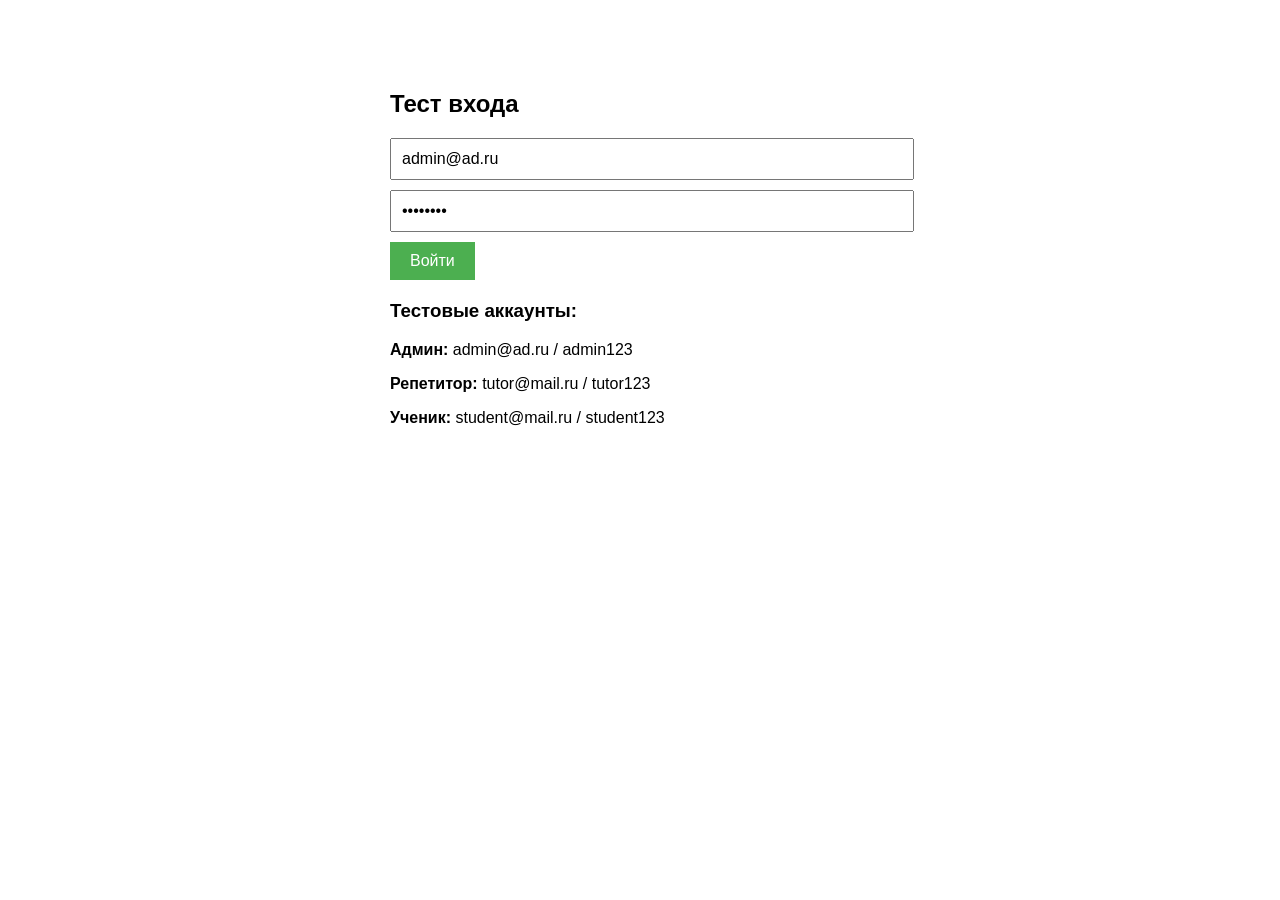
<file: test_login.html>
<!DOCTYPE html>
<html lang="ru">
<head>
    <meta charset="UTF-8">
    <meta name="viewport" content="width=device-width, initial-scale=1.0">
    <title>Тест входа</title>
    <style>
        body {
            font-family: Arial, sans-serif;
            max-width: 500px;
            margin: 50px auto;
            padding: 20px;
        }
        input {
            display: block;
            width: 100%;
            margin: 10px 0;
            padding: 10px;
            font-size: 16px;
        }
        button {
            padding: 10px 20px;
            background: #4CAF50;
            color: white;
            border: none;
            cursor: pointer;
            font-size: 16px;
        }
    </style>
</head>
<body>
    <h2>Тест входа</h2>
    <input type="email" id="email" placeholder="Email" value="admin@ad.ru">
    <input type="password" id="password" placeholder="Пароль" value="admin123">
    <button onclick="login()">Войти</button>
    
    <div style="margin-top: 20px;">
        <h3>Тестовые аккаунты:</h3>
        <p><strong>Админ:</strong> admin@ad.ru / admin123</p>
        <p><strong>Репетитор:</strong> tutor@mail.ru / tutor123</p>
        <p><strong>Ученик:</strong> student@mail.ru / student123</p>
    </div>

    <script>
        function login() {
            const email = document.getElementById('email').value;
            const password = document.getElementById('password').value;
            
            // Тестовые пользователи
            const testUsers = [
                {
                    id: 1,
                    firstName: 'Админ',
                    lastName: 'Админов',
                    email: 'admin@ad.ru',
                    password: 'admin123',
                    user_type: 'admin'
                },
                {
                    id: 2,
                    firstName: 'Иван',
                    lastName: 'Иванов',
                    email: 'student@mail.ru',
                    password: 'student123',
                    user_type: 'student'
                },
                {
                    id: 3,
                    firstName: 'Александр',
                    lastName: 'Смирнов',
                    email: 'tutor@mail.ru',
                    password: 'tutor123',
                    user_type: 'tutor'
                }
            ];
            
            // Ищем пользователя
            const user = testUsers.find(u => u.email === email && u.password === password);
            
            if (user) {
                // Сохраняем пользователя
                localStorage.setItem('ucheba_current_user', JSON.stringify(user));
                alert('Успешно! Перенаправляем в профиль...');
                window.location.href = 'profile.html';
            } else {
                alert('Неверный email или пароль');
            }
        }
    </script>
</body>
</html>
</file>
<file: styles.css>
/* Стили для загрузки изображений VK */
.vk-publisher-container {
    padding: 0 10px;
}
.image-upload-section {
    border: 2px dashed var(--border);
    border-radius: 12px;
    padding: 20px;
    text-align: center;
    cursor: pointer;
    transition: all 0.2s;
    background: var(--bg);
}
.image-upload-section.drag-over {
    border-color: var(--primary);
    background: rgba(var(--primary-rgb), 0.05);
}
.preview-grid {
    display: grid;
    grid-template-columns: repeat(auto-fill, minmax(100px, 1fr));
    gap: 12px;
    margin-top: 12px;
}
.preview-item {
    position: relative;
    border-radius: 8px;
    overflow: hidden;
    aspect-ratio: 1;
}
.preview-item img {
    width: 100%;
    height: 100%;
    object-fit: cover;
}
.remove-image {
    position: absolute;
    top: 4px;
    right: 4px;
    background: rgba(0,0,0,0.6);
    color: white;
    border: none;
    border-radius: 50%;
    width: 24px;
    height: 24px;
    cursor: pointer;
    display: flex;
    align-items: center;
    justify-content: center;
    font-size: 18px;
}
.remove-image:hover {
    background: red;
}
.empty-preview {
    padding: 30px;
    text-align: center;
    color: var(--muted-fg);
}
.char-counter {
    text-align: right;
    font-size: 12px;
    color: var(--muted-fg);
    margin-top: 5px;
}
.vk-publish-info {
    background: #e3f2fd;
    padding: 10px;
    border-radius: 8px;
    margin: 15px 0;
    font-size: 14px;
}
.vk-actions {
    display: flex;
    gap: 12px;
    justify-content: flex-end;
}
/* Модальное окно публикации */
.modal {
    display: none;
    position: fixed;
    top: 0;
    left: 0;
    width: 100%;
    height: 100%;
    background: rgba(0,0,0,0.5);
    z-index: 1000;
    justify-content: center;
    align-items: center;
}
.modal-content {
    background: var(--card, #fff);
    max-width: 700px;
    width: 90%;
    border-radius: 20px;
    box-shadow: 0 20px 40px rgba(0,0,0,0.2);
    max-height: 90vh;
    overflow-y: auto;
}
.modal-header {
    display: flex;
    justify-content: space-between;
    align-items: center;
    padding: 1.5rem;
    border-bottom: 1px solid var(--border, #e2e8f0);
}
.modal-close {
    background: none;
    border: none;
    font-size: 28px;
    cursor: pointer;
    color: #94a3b8;
}
.modal-body {
    padding: 1.5rem;
}
/* Форма */
.vk-publisher-container textarea {
    width: 100%;
    padding: 12px;
    border-radius: 12px;
    border: 1px solid var(--border, #cbd5e1);
    font-family: inherit;
    resize: vertical;
}
.char-counter {
    text-align: right;
    font-size: 12px;
    color: #64748b;
    margin-top: 5px;
}
/* Зона загрузки изображений */
.image-upload-zone {
    border: 2px dashed #cbd5e1;
    border-radius: 16px;
    padding: 20px;
    text-align: center;
    transition: 0.2s;
    cursor: pointer;
    background: #f8fafc;
}
.image-upload-zone.drag-over {
    border-color: #3b82f6;
    background: #eff6ff;
}
.image-preview-area {
    min-height: 120px;
}
.upload-placeholder {
    color: #64748b;
}
.upload-placeholder i {
    font-size: 36px;
    margin-bottom: 8px;
}
.preview-grid {
    display: grid;
    grid-template-columns: repeat(auto-fill, minmax(90px, 1fr));
    gap: 12px;
}
.preview-item {
    position: relative;
    aspect-ratio: 1;
    border-radius: 12px;
    overflow: hidden;
    background: #f1f5f9;
}
.preview-item img {
    width: 100%;
    height: 100%;
    object-fit: cover;
}
.remove-image-btn {
    position: absolute;
    top: 4px;
    right: 4px;
    background: rgba(0,0,0,0.6);
    color: white;
    border: none;
    border-radius: 50%;
    width: 26px;
    height: 26px;
    cursor: pointer;
    font-size: 18px;
    display: flex;
    align-items: center;
    justify-content: center;
}
.vk-info {
    background: #eef2ff;
    padding: 10px;
    border-radius: 12px;
    margin: 20px 0;
    font-size: 14px;
    display: flex;
    gap: 8px;
    align-items: center;
}
.vk-actions {
    display: flex;
    gap: 12px;
    justify-content: flex-end;
}
.admin-publish-btn {
    position: fixed;
    bottom: 30px;
    right: 30px;
    background: #2787f5;
    color: white;
    border: none;
    border-radius: 60px;
    padding: 12px 24px;
    display: flex;
    align-items: center;
    gap: 8px;
    font-weight: 600;
    cursor: pointer;
    box-shadow: 0 4px 12px rgba(0,0,0,0.15);
    z-index: 99;
    display: none;
}
.admin-publish-btn:hover {
    background: #1a6ed8;
}
/* Модальное окно */
.modal {
    position: fixed;
    top: 0;
    left: 0;
    width: 100%;
    height: 100%;
    background: rgba(0,0,0,0.5);
    z-index: 10000;
    display: flex;
    align-items: center;
    justify-content: center;
}
.modal-content {
    background: white;
    border-radius: 12px;
    width: 90%;
    max-width: 700px;
    max-height: 90vh;
    overflow-y: auto;
}
.modal-header, .modal-footer {
    padding: 15px 20px;
    border-bottom: 1px solid #e2e8f0;
    display: flex;
    justify-content: space-between;
    align-items: center;
}
.modal-footer {
    border-bottom: none;
    border-top: 1px solid #e2e8f0;
    justify-content: flex-end;
    gap: 10px;
}
.modal-close {
    background: none;
    border: none;
    font-size: 28px;
    cursor: pointer;
}
.image-upload-section {
    border: 2px dashed #cbd5e1;
    border-radius: 8px;
    padding: 20px;
    text-align: center;
    cursor: pointer;
    transition: all 0.2s;
}
.image-upload-section.dragover {
    border-color: #4a76a8;
    background: #f0f9ff;
}
.attachment-grid {
    display: flex;
    flex-wrap: wrap;
    gap: 10px;
    margin-top: 15px;
}
.attachment-item {
    position: relative;
    width: 100px;
    height: 100px;
    border-radius: 8px;
    overflow: hidden;
}
.attachment-item img {
    width: 100%;
    height: 100%;
    object-fit: cover;
}
.attachment-remove {
    position: absolute;
    top: 5px;
    right: 5px;
    background: rgba(0,0,0,0.6);
    color: white;
    border: none;
    border-radius: 50%;
    width: 24px;
    height: 24px;
    cursor: pointer;
}
.char-counter {
    text-align: right;
    font-size: 12px;
    color: #64748b;
}
.form-check {
    display: flex;
    align-items: center;
    gap: 8px;
    margin: 10px 0;
}/* Обновленные CSS переменные для светлой темы */
:root {
  --bg: #ffffff;
  --fg: #1e293b;
  --card: #ffffff;
  --primary: #01497c;
  --primary-light: #a9d6e5;
  --primary-fg: #ffffff;
  --secondary: #f8fbff;
  --secondary-fg: #1e293b;
  --muted: #f1f5f9;
  --muted-fg: #64748b;
  --accent: #89c2d9;
  --border: #e2e8f0;
  --shadow: rgba(0, 0, 0, 0.05);
  --shadow-lg: rgba(0, 0, 0, 0.1);
  --success: #10b981;
  --warning: #f59e0b;
  --danger: #ef4444;
  --info: #3b82f6;
  --radius: 8px;
  --transition: all 0.2s ease;
}
/* Добавить в styles.css */
.balance-cell {
    font-weight: bold;
}

.balance-positive {
    color: #28a745;
}

.balance-negative {
    color: #dc3545;
}

.balance-zero {
    color: #6c757d;
}

.action-buttons .btn-balance {
    background: linear-gradient(135deg, #667eea 0%, #764ba2 100%);
    color: white;
    border: none;
}

.action-buttons .btn-balance:hover {
    background: linear-gradient(135deg, #764ba2 0%, #667eea 100%);
    transform: translateY(-2px);
}

.finance-stats-grid {
    display: grid;
    grid-template-columns: repeat(auto-fit, minmax(250px, 1fr));
    gap: 1.5rem;
    margin-bottom: 2rem;
}

.finance-stat-card {
    background: white;
    border-radius: 10px;
    padding: 1.5rem;
    box-shadow: 0 2px 10px rgba(0,0,0,0.1);
    border-left: 4px solid var(--primary);
}

.finance-stat-card h3 {
    margin-top: 0;
    color: #6c757d;
    font-size: 0.9rem;
    text-transform: uppercase;
    letter-spacing: 0.5px;
}

.finance-stat-value {
    font-size: 2rem;
    font-weight: bold;
    color: var(--fg);
}

.finance-top-users {
    background: white;
    border-radius: 10px;
    padding: 1.5rem;
    box-shadow: 0 2px 10px rgba(0,0,0,0.1);
}

.top-users-list {
    margin-top: 1rem;
}

.top-user-item {
    display: flex;
    justify-content: space-between;
    align-items: center;
    padding: 0.75rem;
    border-bottom: 1px solid #eee;
}

.top-user-item:last-child {
    border-bottom: none;
}

.top-user-name {
    font-weight: 500;
}

.top-user-amount {
    font-weight: bold;
    color: var(--primary);
}

.text-success {
    color: #28a745 !important;
}

.text-danger {
    color: #dc3545 !important;
}

/* Модальное окно управления балансом */
.modal-balance-form .form-group {
    margin-bottom: 1.5rem;
}

.modal-balance-form label {
    display: block;
    margin-bottom: 0.5rem;
    font-weight: 500;
}

.modal-balance-form .balance-info {
    background: #f8f9fa;
    padding: 1rem;
    border-radius: 5px;
    margin-bottom: 1.5rem;
    border-left: 3px solid var(--primary);
}

.modal-balance-form .balance-info strong {
    display: block;
    margin-bottom: 0.25rem;
}

.modal-balance-form select, 
.modal-balance-form input, 
.modal-balance-form textarea {
    width: 100%;
    padding: 0.75rem;
    border: 1px solid #ddd;
    border-radius: 5px;
    font-size: 1rem;
}

.modal-balance-form select:focus,
.modal-balance-form input:focus,
.modal-balance-form textarea:focus {
    outline: none;
    border-color: var(--primary);
    box-shadow: 0 0 0 3px rgba(0, 123, 255, 0.1);
}

.operation-type-buttons {
    display: grid;
    grid-template-columns: repeat(auto-fit, minmax(120px, 1fr));
    gap: 0.5rem;
    margin-bottom: 1.5rem;
}

.operation-type-btn {
    padding: 0.75rem;
    border: 2px solid #ddd;
    border-radius: 5px;
    background: white;
    cursor: pointer;
    text-align: center;
    transition: all 0.3s ease;
}

.operation-type-btn:hover {
    border-color: var(--primary-light);
}

.operation-type-btn.active {
    border-color: var(--primary);
    background: var(--primary);
    color: white;
}

.operation-type-btn.add { border-left-color: #28a745; }
.operation-type-btn.withdraw { border-left-color: #dc3545; }
.operation-type-btn.salary { border-left-color: #ffc107; }
.operation-type-btn.bonus { border-left-color: #17a2b8; }
/* Убираем темную тему или делаем опциональной */
/* Удаляем или комментируем стили .dark */
/*
.dark {
  --bg: #012a4a;
  --fg: #a9d6e5;
  --card: #013a63;
  --primary: #89c2d9;
  --primary-fg: #012a4a;
  --secondary: #014f86;
  --secondary-fg: #a9d6e5;
  --muted: #013a63;
  --muted-fg: #89c2d9;
  --accent: #2a6f97;
  --border: #2a6f97;
  --shadow: rgba(137, 194, 217, 0.1);
}
*/

/* Стили для светлой темы */
body {
  background: var(--bg);
  color: var(--fg);
  font-family: -apple-system, BlinkMacSystemFont, 'Segoe UI', Roboto, 'Helvetica Neue', Arial, sans-serif;
  line-height: 1.6;
}
/* Добавить в styles.css */
.btn-balance {
    background: linear-gradient(135deg, #10b981 0%, #059669 100%);
    color: white;
    border: none;
}

.btn-balance:hover {
    background: linear-gradient(135deg, #059669 0%, #047857 100%);
    color: white;
}

.balance-cell {
    font-weight: 600;
    font-family: monospace;
}

.balance-positive {
    color: #10b981;
}

.balance-negative {
    color: #ef4444;
}

.balance-warning {
    color: #f59e0b;
}

.balance-card {
    background: linear-gradient(135deg, #3b82f6 0%, #1d4ed8 100%);
    color: white;
    padding: 2rem;
    border-radius: 1rem;
    text-align: center;
}

.balance-card h3 {
    font-size: 2.5rem;
    margin-bottom: 0.5rem;
}

.balance-actions {
    display: flex;
    gap: 0.5rem;
    margin-top: 1rem;
}

.operations-history {
    margin-top: 2rem;
}

.operation-item {
    display: flex;
    justify-content: space-between;
    padding: 1rem;
    border-bottom: 1px solid var(--border);
}

.operation-amount.positive {
    color: #10b981;
}

.operation-amount.negative {
    color: #ef4444;
}
/* Обновляем стили header для светлой темы */
header {
  background: var(--card);
  border-bottom: 1px solid var(--border);
  box-shadow: 0 1px 3px var(--shadow);
}

/* Обновляем кнопки */
.btn-primary {
  background: linear-gradient(135deg, var(--primary) 0%, #2a6f97 100%);
  color: white;
  border: none;
}

.btn-primary:hover {
  background: linear-gradient(135deg, #013a63 0%, var(--primary) 100%);
  transform: translateY(-1px);
  box-shadow: 0 4px 12px rgba(1, 73, 124, 0.2);
}

/* Обновляем карточки */
.subject-card, .lesson-card, .tutor-card, .news-item {
  background: var(--card);
  border: 1px solid var(--border);
  box-shadow: 0 1px 3px var(--shadow);
}

.subject-card:hover, .lesson-card:hover, .tutor-card:hover, .news-item:hover {
  border-color: var(--primary);
  box-shadow: 0 4px 12px var(--shadow-lg);
}

/* Обновляем форму */
.form-control {
  background: white;
  border: 1px solid var(--border);
  color: var(--fg);
}

.form-control:focus {
  border-color: var(--primary);
  box-shadow: 0 0 0 3px rgba(1, 73, 124, 0.1);
}

/* Убираем переключатель темы или скрываем его */
.theme-toggle {
  display: none; /* Скрываем переключатель темы */
}

/* Reset */
* {
  margin: 0;
  padding: 0;
  box-sizing: border-box;
}

body {
  font-family: system-ui, -apple-system, sans-serif;
  background: var(--bg);
  color: var(--fg);
  line-height: 1.6;
  transition: background 0.3s, color 0.3s;
}

.container {
  max-width: 1200px;
  margin: 0 auto;
  padding: 0 1rem;
}

/* Header */
header {
  background: var(--card);
  border-bottom: 1px solid var(--border);
  padding: 1rem 0;
  position: sticky;
  top: 0;
  z-index: 100;
  transition: background 0.3s;
}

.header-content {
  display: flex;
  justify-content: space-between;
  align-items: center;
  gap: 2rem;
}

.logo {
  font-size: 1.5rem;
  font-weight: 600;
  color: var(--primary);
}

nav {
  display: flex;
  gap: 2rem;
}

nav a {
  color: var(--fg);
  text-decoration: none;
  transition: color 0.2s;
}

nav a:hover {
  color: var(--primary);
}

.header-actions {
  display: flex;
  gap: 1rem;
  align-items: center;
}

.theme-toggle {
  background: var(--muted);
  border: none;
  border-radius: 0.5rem;
  width: 2.5rem;
  height: 2.5rem;
  cursor: pointer;
  display: flex;
  align-items: center;
  justify-content: center;
  color: var(--fg);
  transition: all 0.3s;
}

.theme-toggle:hover {
  background: var(--accent);
}

.dark .sun-icon {
  display: none;
}

.moon-icon {
  display: none;
}

.dark .moon-icon {
  display: block;
}

.dark .sun-icon {
  display: block;
}

/* Buttons */
.btn {
  padding: 0.5rem 1.5rem;
  border: none;
  border-radius: 0.75rem;
  cursor: pointer;
  font-size: 1rem;
  font-weight: 500;
  transition: all 0.3s;
  display: inline-flex;
  align-items: center;
  gap: 0.5rem;
}

.btn-primary {
  background: var(--primary);
  color: var(--primary-fg);
}

.btn-primary:hover {
  opacity: 0.9;
  transform: translateY(-1px);
  box-shadow: 0 4px 12px var(--shadow);
}

.btn-outline {
  background: transparent;
  color: var(--fg);
  border: 2px solid var(--border);
}

.btn-outline:hover {
  background: var(--muted);
}

.btn-large {
  padding: 1rem 2rem;
  font-size: 1.1rem;
}

.btn-gradient {
  background: linear-gradient(135deg, #01497c, #2a6f97);
  color: white;
  padding: 0.75rem 2rem;
}

.btn-gradient:hover {
  transform: scale(1.05);
  box-shadow: 0 8px 20px var(--shadow);
}

/* Hero Section */
.hero {
  background: linear-gradient(135deg, 
    rgba(1, 73, 124, 0.05), 
    rgba(169, 214, 229, 0.3), 
    rgba(137, 194, 217, 0.2)
  );
  padding: 5rem 0 4rem;
}

.hero-grid {
  display: grid;
  grid-template-columns: 1fr;
  gap: 3rem;
  align-items: center;
}

@media (min-width: 1024px) {
  .hero-grid {
    grid-template-columns: 1fr 1fr;
  }
}

.hero-content {
  display: flex;
  flex-direction: column;
  gap: 2rem;
}

.hero-badge {
  display: inline-flex;
  align-items: center;
  gap: 0.5rem;
  background: var(--card);
  border: 1px solid var(--border);
  border-radius: 2rem;
  padding: 0.5rem 1rem;
  width: fit-content;
  font-size: 0.9rem;
}

.star-icon {
  color: #fbbf24;
}

h1 {
  font-size: 2.5rem;
  line-height: 1.2;
  font-weight: 700;
}

@media (min-width: 1024px) {
  h1 {
    font-size: 3.5rem;
  }
}

.text-primary {
  color: var(--primary);
}

.hero-description {
  font-size: 1.1rem;
  font-weight:bold ;
  color: var(--muted-fg);
  max-width: 500px;
}

.hero-buttons {
  display: flex;
  flex-wrap: wrap;
  gap: 1rem;
}

.hero-stats {
  display: flex;
  gap: 2rem;
  padding-top: 2rem;
}

.stat-item {
  display: flex;
  align-items: center;
  gap: 0.5rem;
}

.stat-item svg {
  color: var(--primary);
}

.stat-number {
  font-size: 1.5rem;
  font-weight: 600;
}

.stat-label {
  font-size: 0.9rem;
  color: var(--muted-fg);
}

/* Hero Image */
.hero-image {
  position: relative;
}

.hero-image img {
  width: 100%;
  height: 500px;
  object-fit: cover;
  border-radius: 1rem;
  box-shadow: 0 20px 60px var(--shadow);
}

.hero-overlay {
  position: absolute;
  background: var(--card);
  backdrop-filter: blur(10px);
  border: 1px solid var(--border);
  border-radius: 0.75rem;
  padding: 1rem;
  box-shadow: 0 4px 12px var(--shadow);
}

.hero-overlay-top {
  top: 1.5rem;
  left: 1.5rem;
  display: flex;
  align-items: center;
  gap: 0.75rem;
}

.status-indicator {
  width: 0.75rem;
  height: 0.75rem;
  background: #10b981;
  border-radius: 50%;
  animation: pulse 2s infinite;
}

@keyframes pulse {
  0%, 100% {
    opacity: 1;
  }
  50% {
    opacity: 0.5;
  }
}

.hero-overlay-bottom {
  bottom: 1.5rem;
  right: 1.5rem;
}

.overlay-label {
  font-size: 0.85rem;
  color: var(--muted-fg);
}

.hero-card {
  position: absolute;
  top: -1rem;
  right: -1rem;
  background: var(--card);
  border: 1px solid var(--border);
  border-radius: 0.75rem;
  padding: 1rem;
  display: flex;
  align-items: center;
  gap: 0.5rem;
  box-shadow: 0 4px 12px var(--shadow);
}

.card-icon {
  width: 2rem;
  height: 2rem;
  background: #fef3c7;
  border-radius: 0.5rem;
  display: flex;
  align-items: center;
  justify-content: center;
}

.dark .card-icon {
  background: #713f12;
}

.card-icon svg {
  color: #d97706;
}

.card-title {
  font-size: 0.9rem;
  font-weight: 500;
}

.card-subtitle {
  font-size: 0.75rem;
  color: var(--muted-fg);
}

/* Subjects Section */
.subjects {
  padding: 4rem 0;
}

.section-header {
  text-align: center;
  margin-bottom: 3rem;
}

h2 {
  font-size: 2rem;
  font-weight: 700;
  margin-bottom: 1rem;
}

@media (min-width: 1024px) {
  h2 {
    font-size: 2.5rem;
  }
}

.section-header p {
  font-size: 1.1rem;
  color: var(--muted-fg);
  max-width: 700px;
  margin: 0 auto;
}

.subjects-grid {
  display: grid;
  grid-template-columns: repeat(2, 1fr);
  gap: 1rem;
  margin-bottom: 3rem;
}

@media (min-width: 768px) {
  .subjects-grid {
    grid-template-columns: repeat(3, 1fr);
  }
}

@media (min-width: 1024px) {
  .subjects-grid {
    grid-template-columns: repeat(4, 1fr);
  }
}

@media (min-width: 1280px) {
  .subjects-grid {
    grid-template-columns: repeat(6, 1fr);
  }
}

.subject-card {
  background: var(--card);
  border: 2px solid var(--border);
  border-radius: 1rem;
  padding: 1.5rem;
  text-align: center;
  cursor: pointer;
  transition: all 0.3s;
}

.subject-card:hover {
  transform: translateY(-4px);
  box-shadow: 0 8px 24px var(--shadow);
  border-color: var(--primary);
}

.subject-icon {
  width: 3rem;
  height: 3rem;
  border-radius: 0.75rem;
  display: flex;
  align-items: center;
  justify-content: center;
  margin: 0 auto 1rem;
  transition: transform 0.3s;
}

.subject-card:hover .subject-icon {
  transform: scale(1.1);
}

.subject-card h3 {
  font-size: 0.9rem;
  font-weight: 600;
  margin-bottom: 0.25rem;
}

.subject-card p {
  font-size: 0.75rem;
  color: var(--muted-fg);
}

/* Subject Icon Colors */
.bg-blue { background: #dbeafe; color: #1e40af; }
.bg-red { background: #fee2e2; color: #b91c1c; }
.bg-green { background: #dcfce7; color: #15803d; }
.bg-purple { background: #f3e8ff; color: #7c3aed; }
.bg-orange { background: #ffedd5; color: #c2410c; }
.bg-teal { background: #ccfbf1; color: #0f766e; }
.bg-indigo { background: #e0e7ff; color: #4338ca; }
.bg-gray { background: #f3f4f6; color: #4b5563; }
.bg-yellow { background: #fef9c3; color: #ca8a04; }
.bg-pink { background: #fce7f3; color: #be185d; }
.bg-cyan { background: #cffafe; color: #0e7490; }
.bg-emerald { background: #d1fae5; color: #047857; }

.dark .bg-blue { background: #1e3a8a; color: #93c5fd; }
.dark .bg-red { background: #7f1d1d; color: #fca5a5; }
.dark .bg-green { background: #14532d; color: #86efac; }
.dark .bg-purple { background: #581c87; color: #c4b5fd; }
.dark .bg-orange { background: #7c2d12; color: #fdba74; }
.dark .bg-teal { background: #134e4a; color: #5eead4; }
.dark .bg-indigo { background: #312e81; color: #a5b4fc; }
.dark .bg-gray { background: #374151; color: #d1d5db; }
.dark .bg-yellow { background: #713f12; color: #fde047; }
.dark .bg-pink { background: #831843; color: #f9a8d4; }
.dark .bg-cyan { background: #164e63; color: #67e8f9; }
.dark .bg-emerald { background: #064e3b; color: #6ee7b7; }

.section-footer {
  text-align: center;
}

.section-footer p {
  color: var(--muted-fg);
  margin-bottom: 1.5rem;
}

/* Mobile Navigation */
@media (max-width: 768px) {
  nav {
    display: none;
  }
  
  .hero {
    padding: 3rem 0 2rem;
  }
  
  h1 {
    font-size: 2rem;
  }
  
  .hero-image img {
    height: 300px;
  }
  
  .hero-card {
    display: none;
  }
}
/* Auth Pages */
.auth-page {
    min-height: 100vh;
    background: linear-gradient(135deg, #667eea 0%, #764ba2 100%);
}

.auth-page .main-header {
    background: rgba(255, 255, 255, 0.95);
    backdrop-filter: blur(10px);
}

.dark .auth-page .main-header {
    background: rgba(15, 23, 42, 0.95);
}

.auth-section {
    min-height: calc(100vh - 80px);
    display: flex;
    align-items: center;
    justify-content: center;
    padding: 2rem 0;
}

.auth-container {
    display: grid;
    grid-template-columns: 1fr 1fr;
    max-width: 1200px;
    width: 100%;
    background: white;
    border-radius: 20px;
    overflow: hidden;
    box-shadow: 0 20px 60px rgba(0, 0, 0, 0.1);
    min-height: 600px;
}

.dark .auth-container {
    background: #1e293b;
    color: #e2e8f0;
}

.auth-card {
    padding: 3rem;
    display: flex;
    flex-direction: column;
    justify-content: center;
}

.auth-header {
    text-align: center;
    margin-bottom: 2rem;
}

.auth-header h1 {
    font-size: 2rem;
    font-weight: 700;
    margin-bottom: 0.5rem;
    color: #1e293b;
}

.dark .auth-header h1 {
    color: #f8fafc;
}

.auth-header p {
    color: #64748b;
    font-size: 1.1rem;
}

.dark .auth-header p {
    color: #94a3b8;
}

.auth-form {
    width: 100%;
    max-width: 400px;
    margin: 0 auto;
}

.form-row {
    display: grid;
    grid-template-columns: 1fr 1fr;
    gap: 1rem;
}

.form-group {
    margin-bottom: 1.5rem;
    text-align: left;
}

.form-group label {
    display: block;
    margin-bottom: 0.5rem;
    font-weight: 500;
    color: #374151;
}

.dark .form-group label {
    color: #e2e8f0;
}

.form-group input,
.form-group select {
    width: 100%;
    padding: 12px 16px;
    border: 2px solid #e2e8f0;
    border-radius: 10px;
    font-size: 1rem;
    transition: all 0.3s ease;
    background: white;
}

.dark .form-group input,
.dark .form-group select {
    background: #334155;
    border-color: #475569;
    color: #e2e8f0;
}

.form-group input:focus,
.form-group select:focus {
    outline: none;
    border-color: #667eea;
    box-shadow: 0 0 0 3px rgba(102, 126, 234, 0.1);
}

.form-group input::placeholder {
    color: #9ca3af;
}

.dark .form-group input::placeholder {
    color: #94a3b8;
}

.password-input {
    position: relative;
}

.toggle-password {
    position: absolute;
    right: 12px;
    top: 50%;
    transform: translateY(-50%);
    background: none;
    border: none;
    cursor: pointer;
    color: #64748b;
    padding: 4px;
    border-radius: 4px;
    transition: color 0.3s ease;
}

.toggle-password:hover {
    color: #374151;
}

.dark .toggle-password:hover {
    color: #e2e8f0;
}

.password-strength {
    margin-top: 0.5rem;
}

.strength-bar {
    height: 4px;
    background: #e2e8f0;
    border-radius: 2px;
    overflow: hidden;
    margin-bottom: 0.25rem;
}

.strength-fill {
    height: 100%;
    width: 0%;
    transition: all 0.3s ease;
    border-radius: 2px;
}

.strength-fill.weak {
    width: 33%;
    background: #ef4444;
}

.strength-fill.medium {
    width: 66%;
    background: #f59e0b;
}

.strength-fill.strong {
    width: 100%;
    background: #10b981;
}

.strength-text {
    font-size: 0.8rem;
    color: #64748b;
}

.dark .strength-text {
    color: #94a3b8;
}

.form-options {
    display: flex;
    justify-content: space-between;
    align-items: center;
    margin-bottom: 1.5rem;
    flex-wrap: wrap;
    gap: 1rem;
}

.checkbox {
    display: flex;
    align-items: center;
    cursor: pointer;
    font-size: 0.9rem;
    color: #374151;
}

.dark .checkbox {
    color: #e2e8f0;
}

.checkbox input {
    display: none;
}

.checkmark {
    width: 18px;
    height: 18px;
    border: 2px solid #d1d5db;
    border-radius: 4px;
    margin-right: 8px;
    position: relative;
    transition: all 0.3s ease;
}

.checkbox input:checked + .checkmark {
    background: #667eea;
    border-color: #667eea;
}

.checkbox input:checked + .checkmark::after {
    content: '';
    position: absolute;
    left: 4px;
    top: 1px;
    width: 5px;
    height: 9px;
    border: solid white;
    border-width: 0 2px 2px 0;
    transform: rotate(45deg);
}

.forgot-password {
    color: #667eea;
    text-decoration: none;
    font-size: 0.9rem;
    transition: color 0.3s ease;
}

.forgot-password:hover {
    color: #5a67d8;
    text-decoration: underline;
}

.btn-full {
    width: 100%;
}

.btn-loading {
    display: none;
}

.spinner {
    width: 20px;
    height: 20px;
    border: 2px solid transparent;
    border-top: 2px solid currentColor;
    border-radius: 50%;
    animation: spin 1s linear infinite;
}

@keyframes spin {
    0% { transform: rotate(0deg); }
    100% { transform: rotate(360deg); }
}

.btn:disabled .btn-text {
    display: none;
}

.btn:disabled .btn-loading {
    display: block;
}

.auth-divider {
    text-align: center;
    margin: 1.5rem 0;
    position: relative;
}

.auth-divider::before {
    content: '';
    position: absolute;
    top: 50%;
    left: 0;
    right: 0;
    height: 1px;
    background: #e2e8f0;
}

.dark .auth-divider::before {
    background: #475569;
}

.auth-divider span {
    background: white;
    padding: 0 1rem;
    color: #64748b;
    font-size: 0.9rem;
}

.dark .auth-divider span {
    background: #1e293b;
    color: #94a3b8;
}

.social-auth {
    display: grid;
    grid-template-columns: 1fr 1fr;
    gap: 1rem;
    margin-bottom: 1.5rem;
}

.btn-social {
    display: flex;
    align-items: center;
    justify-content: center;
    gap: 0.5rem;
    padding: 12px 16px;
    border: 2px solid #e2e8f0;
    background: white;
    color: #374151;
    transition: all 0.3s ease;
}

.dark .btn-social {
    background: #334155;
    border-color: #475569;
    color: #e2e8f0;
}

.btn-social:hover {
    border-color: #667eea;
    transform: translateY(-1px);
}

.btn-google:hover {
    border-color: #4285f4;
}

.btn-vk:hover {
    border-color: #0077ff;
}

.auth-footer {
    text-align: center;
    margin-top: 1.5rem;
}

.auth-footer p {
    color: #64748b;
    font-size: 0.9rem;
}

.dark .auth-footer p {
    color: #94a3b8;
}

.auth-footer a {
    color: #667eea;
    text-decoration: none;
    font-weight: 500;
    transition: color 0.3s ease;
}

.auth-footer a:hover {
    color: #5a67d8;
    text-decoration: underline;
}

.auth-hero {
    background: linear-gradient(135deg, #667eea 0%, #764ba2 100%);
    display: flex;
    align-items: center;
    justify-content: center;
    padding: 3rem;
    color: white;
    position: relative;
    overflow: hidden;
}

.auth-hero::before {
    content: '';
    position: absolute;
    top: 0;
    left: 0;
    right: 0;
    bottom: 0;
    background: url('data:image/svg+xml,<svg xmlns="http://www.w3.org/2000/svg" viewBox="0 0 100 100" preserveAspectRatio="none"><path d="M0,0 L100,0 L100,100 Z" fill="rgba(255,255,255,0.1)"/></svg>');
    background-size: cover;
}

.auth-hero-content {
    position: relative;
    z-index: 1;
    text-align: center;
}

.auth-hero h2 {
    font-size: 2.5rem;
    margin-bottom: 1rem;
    font-weight: 700;
}

.auth-hero p {
    font-size: 1.2rem;
    margin-bottom: 2rem;
    opacity: 0.9;
}

.auth-features {
    display: flex;
    flex-direction: column;
    gap: 1rem;
    max-width: 300px;
    margin: 0 auto;
}

.feature {
    display: flex;
    align-items: center;
    gap: 1rem;
    font-size: 1rem;
}

.feature svg {
    flex-shrink: 0;
}

.error-message {
    color: #ef4444;
    font-size: 0.8rem;
    margin-top: 0.25rem;
    display: none;
}

.error-message.show {
    display: block;
}

.form-group.error input,
.form-group.error select {
    border-color: #ef4444;
}

/* Responsive */
@media (max-width: 768px) {
    .auth-container {
        grid-template-columns: 1fr;
        margin: 1rem;
    }
    
    .auth-hero {
        display: none;
    }
    
    .auth-card {
        padding: 2rem;
    }
    
    .form-row {
        grid-template-columns: 1fr;
    }
    
    .social-auth {
        grid-template-columns: 1fr;
    }
    
    .form-options {
        flex-direction: column;
        align-items: flex-start;
        gap: 0.5rem;
    }
}
/* No Account Block */
.no-account {
    text-align: center;
    padding: 1.5rem;
    background: #f8fafc;
    border-radius: 12px;
    border: 1px solid #e2e8f0;
}

.dark .no-account {
    background: #1e293b;
    border-color: #334155;
}

.no-account p {
    margin-bottom: 1rem;
    color: #374151;
    font-weight: 500;
}

.dark .no-account p {
    color: #e2e8f0;
}

.no-account .btn {
    margin-bottom: 0;
}

/* Auth Footer adjustments */
.auth-footer {
    margin-top: 2rem;
}

/* Ensure buttons look good */
.btn-full {
    width: 100%;
    justify-content: center;
}

.btn-outline {
    background: transparent;
    border: 2px solid #667eea;
    color: #667eea;
    transition: all 0.3s ease;
}

.btn-outline:hover {
    background: #667eea;
    color: white;
    transform: translateY(-2px);
}

.dark .btn-outline {
    border-color: #667eea;
    color: #667eea;
}

.dark .btn-outline:hover {
    background: #667eea;
    color: #1e293b;
}
/* Has Account Block */
.has-account {
    text-align: center;
    padding: 1.5rem;
    background: #f8fafc;
    border-radius: 12px;
    border: 1px solid #e2e8f0;
}

.dark .has-account {
    background: #1e293b;
    border-color: #334155;
}

.has-account p {
    margin-bottom: 1rem;
    color: #374151;
    font-weight: 500;
}

.dark .has-account p {
    color: #e2e8f0;
}
/* Centered Auth Pages */
.centered-auth-page {
    min-height: 100vh;
    background: linear-gradient(135deg, #667eea 0%, #764ba2 100%);
    display: flex;
    align-items: center;
    justify-content: center;
    padding: 2rem 1rem;
    position: relative;
}

.centered-auth-page::before {
    content: '';
    position: absolute;
    top: 0;
    left: 0;
    right: 0;
    bottom: 0;
    background: url('data:image/svg+xml,<svg xmlns="http://www.w3.org/2000/svg" viewBox="0 0 100 100" preserveAspectRatio="none"><path d="M0,0 L100,0 L100,100 Z" fill="rgba(255,255,255,0.1)"/></svg>');
    background-size: cover;
}

.centered-auth-container {
    width: 100%;
    max-width: 440px;
    margin: 0 auto;
}

.centered-auth-card {
    background: white;
    border-radius: 20px;
    box-shadow: 0 20px 60px rgba(0, 0, 0, 0.15);
    overflow: hidden;
    position: relative;
    z-index: 1;
}

.dark .centered-auth-card {
    background: #1e293b;
    color: #e2e8f0;
}

.centered-auth-header {
    padding: 2.5rem 2rem 0;
    text-align: center;
}

.centered-auth-header h1 {
    font-size: 2rem;
    font-weight: 700;
    margin-bottom: 0.5rem;
    color: #1e293b;
}

.dark .centered-auth-header h1 {
    color: #f8fafc;
}

.centered-auth-header p {
    color: #64748b;
    font-size: 1.1rem;
    margin-bottom: 0;
}

.dark .centered-auth-header p {
    color: #94a3b8;
}

.centered-auth-form {
    padding: 2rem;
}

.centered-auth-footer {
    padding: 1.5rem 2rem 2rem;
    text-align: center;
    border-top: 1px solid #f1f5f9;
}

.dark .centered-auth-footer {
    border-top-color: #334155;
}

.centered-auth-footer p {
    color: #64748b;
    margin-bottom: 1rem;
    font-size: 0.95rem;
}

.dark .centered-auth-footer p {
    color: #94a3b8;
}

.centered-auth-footer .btn {
    width: 100%;
    justify-content: center;
}

/* Back to home link */
.back-to-home {
    position: absolute;
    top: 2rem;
    left: 2rem;
    z-index: 2;
}

.back-to-home .btn {
    display: inline-flex;
    align-items: center;
    gap: 0.5rem;
    background: rgba(255, 255, 255, 0.9);
    backdrop-filter: blur(10px);
    border: 1px solid rgba(255, 255, 255, 0.2);
}

.dark .back-to-home .btn {
    background: rgba(30, 41, 59, 0.9);
    border-color: rgba(255, 255, 255, 0.1);
    color: #e2e8f0;
}

.back-to-home .btn:hover {
    transform: translateY(-1px);
    box-shadow: 0 5px 15px rgba(0, 0, 0, 0.1);
}

/* Compact form styles for centered layout */
.compact-form .form-group {
    margin-bottom: 1.25rem;
}

.compact-form .form-row {
    gap: 0.75rem;
    margin-bottom: 1.25rem;
}

.compact-form .form-options {
    margin-bottom: 1.5rem;
}

.compact-form .auth-divider {
    margin: 1.5rem 0;
}

.compact-form .social-auth {
    margin-bottom: 1.5rem;
}

/* Theme toggle in auth pages */
.auth-theme-toggle {
    position: absolute;
    top: 2rem;
    right: 2rem;
    z-index: 2;
}

/* Responsive design for centered auth */
@media (max-width: 768px) {
    .centered-auth-page {
        padding: 1rem;
    }
    
    .centered-auth-container {
        max-width: 100%;
    }
    
    .centered-auth-card {
        border-radius: 16px;
    }
    
    .centered-auth-header {
        padding: 2rem 1.5rem 0;
    }
    
    .centered-auth-form {
        padding: 1.5rem;
    }
    
    .centered-auth-footer {
        padding: 1.5rem;
    }
    
    .back-to-home {
        top: 1rem;
        left: 1rem;
    }
    
    .auth-theme-toggle {
        top: 1rem;
        right: 1rem;
    }
    
    .back-to-home .btn span {
        display: none;
    }
    
    .back-to-home .btn svg {
        margin-right: 0;
    }
}

@media (max-width: 480px) {
    .centered-auth-header h1 {
        font-size: 1.75rem;
    }
    
    .centered-auth-form {
        padding: 1.25rem;
    }
    
    .form-row {
        grid-template-columns: 1fr;
        gap: 1rem;
    }
}
/* CSS переменные для светлой темы */
:root {
    --primary: #01497c;
    --primary-light: #89c2d9;
    --primary-dark: #012a4a;
    --secondary: #2c7da0;
    --accent: #a9d6e5;
    --bg-primary: #ffffff;
    --bg-secondary: #f8fbff;
    --card-bg: #ffffff;
    --text-primary: #012a4a;
    --text-secondary: #2a6f97;
    --text-tertiary: #468faf;
    --border-color: #a9d6e5;
    --shadow: 0 4px 20px rgba(1, 42, 74, 0.1);
    --shadow-lg: 0 10px 40px rgba(1, 42, 74, 0.15);
    --radius: 12px;
    --transition: all 0.3s ease;
}

/* CSS переменные для темной темы */
.dark {
    --primary: #89c2d9;
    --primary-light: #468faf;
    --primary-dark: #a9d6e5;
    --secondary: #2c7da0;
    --accent: #01497c;
    --bg-primary: #012a4a;
    --bg-secondary: #013a63;
    --card-bg: #01497c;
    --text-primary: #f8fbff;
    --text-secondary: #a9d6e5;
    --text-tertiary: #89c2d9;
    --border-color: #2a6f97;
    --shadow: 0 4px 20px rgba(0, 0, 0, 0.3);
    --shadow-lg: 0 10px 40px rgba(0, 0, 0, 0.4);
}

/* Базовые стили */
* {
    margin: 0;
    padding: 0;
    box-sizing: border-box;
}

body {
    font-family: 'Segoe UI', Tahoma, Geneva, Verdana, sans-serif;
    background-color: var(--bg-primary);
    color: var(--text-primary);
    line-height: 1.6;
    transition: var(--transition);
    min-height: 100vh;
}

/* Стили для страницы с центрированной формой */
.centered-auth-page {
    display: flex;
    align-items: center;
    justify-content: center;
    padding: 20px;
    position: relative;
}

/* Кнопка "На главную" */
.back-to-home {
    position: absolute;
    top: 20px;
    left: 20px;
    z-index: 10;
}

/* Кнопки */
.btn {
    padding: 12px 24px;
    border-radius: var(--radius);
    font-weight: 600;
    font-size: 1rem;
    cursor: pointer;
    transition: var(--transition);
    border: none;
    text-decoration: none;
    display: inline-flex;
    align-items: center;
    justify-content: center;
    gap: 8px;
    background: none;
}

.btn-primary {
    background: linear-gradient(135deg, var(--primary) 0%, var(--secondary) 100%);
    color: white;
    box-shadow: 0 4px 15px rgba(1, 73, 124, 0.3);
}

.btn-primary:hover {
    background: linear-gradient(135deg, var(--primary-dark) 0%, var(--primary) 100%);
    transform: translateY(-2px);
    box-shadow: 0 6px 20px rgba(1, 73, 124, 0.4);
}

.btn-outline {
    background: transparent;
    color: var(--primary);
    border: 2px solid var(--primary-light);
}

.btn-outline:hover {
    background: var(--bg-secondary);
    color: var(--text-primary);
    transform: translateY(-2px);
    box-shadow: 0 4px 15px rgba(137, 194, 217, 0.3);
}

.btn-large {
    padding: 16px 24px;
    font-size: 1.1rem;
}

.btn-full {
    width: 100%;
}

.btn-social {
    background: var(--bg-secondary);
    border: 2px solid var(--border-color);
    color: var(--text-primary);
    justify-content: center;
}

.btn-social:hover {
    background: var(--bg-primary);
    transform: translateY(-2px);
}

.btn-google {
    color: var(--text-primary);
}

.btn-vk {
    color: var(--text-primary);
}

/* Переключатель темы */
.auth-theme-toggle {
    position: absolute;
    top: 20px;
    right: 20px;
    z-index: 10;
}

.theme-toggle {
    background: var(--bg-secondary);
    border: 2px solid var(--border-color);
    border-radius: 50%;
    width: 44px;
    height: 44px;
    display: flex;
    align-items: center;
    justify-content: center;
    cursor: pointer;
    transition: var(--transition);
}

.theme-toggle:hover {
    background: var(--primary-light);
    transform: rotate(15deg);
}

.sun-icon, .moon-icon {
    transition: var(--transition);
}

.dark .sun-icon {
    display: none;
}

.moon-icon {
    display: none;
}

.dark .moon-icon {
    display: block;
}

/* Контейнер авторизации */
.centered-auth-container {
    width: 100%;
    max-width: 480px;
}

.centered-auth-card {
    background: var(--card-bg);
    border-radius: 20px;
    padding: 40px;
    box-shadow: var(--shadow-lg);
    border: 1px solid var(--border-color);
    position: relative;
    overflow: hidden;
}

.centered-auth-card::before {
    content: '';
    position: absolute;
    top: 0;
    left: 0;
    width: 100%;
    height: 4px;
    background: linear-gradient(90deg, var(--primary) 0%, var(--secondary) 100%);
}

.centered-auth-header {
    text-align: center;
    margin-bottom: 32px;
}

.centered-auth-header h1 {
    font-size: 2rem;
    margin-bottom: 8px;
    color: var(--text-primary);
}

.centered-auth-header p {
    color: var(--text-secondary);
    font-size: 1.1rem;
}

/* Форма */
.centered-auth-form {
    display: flex;
    flex-direction: column;
    gap: 20px;
}

.compact-form .form-group {
    margin-bottom: 8px;
}

.compact-form .form-options {
    margin-bottom: 8px;
}

.form-row {
    display: grid;
    grid-template-columns: 1fr 1fr;
    gap: 16px;
}

.form-group {
    display: flex;
    flex-direction: column;
    gap: 8px;
}

.form-group label {
    font-weight: 600;
    color: var(--text-primary);
    font-size: 0.95rem;
}

.form-group input, 
.form-group select, 
.form-group textarea {
    padding: 14px 16px;
    border-radius: var(--radius);
    border: 2px solid var(--border-color);
    background: var(--bg-primary);
    color: var(--text-primary);
    font-size: 1rem;
    transition: var(--transition);
    font-family: inherit;
}

.form-group textarea {
    min-height: 100px;
    resize: vertical;
}

.form-group input:focus, 
.form-group select:focus, 
.form-group textarea:focus {
    outline: none;
    border-color: var(--secondary);
    box-shadow: 0 0 0 4px rgba(44, 125, 160, 0.1);
    background: var(--bg-primary);
}

.password-input {
    position: relative;
}

.toggle-password {
    position: absolute;
    right: 12px;
    top: 50%;
    transform: translateY(-50%);
    background: none;
    border: none;
    cursor: pointer;
    color: var(--text-secondary);
    padding: 4px;
    border-radius: 4px;
    transition: var(--transition);
    display: flex;
    align-items: center;
    justify-content: center;
}

.toggle-password:hover {
    background: var(--bg-secondary);
    color: var(--text-primary);
}

.password-strength {
    margin-top: 18px;
}

.strength-bar {
    height: 6px;
    background: var(--bg-secondary);
    border-radius: 3px;
    overflow: hidden;
    margin-bottom: 4px;
}

.strength-fill {
    height: 100%;
    width: 0%;
    border-radius: 3px;
    transition: var(--transition);
}

.strength-text {
    font-size: 0.85rem;
    color: var(--text-secondary);
}

.error-message {
    color: #e53e3e;
    font-size: 0.85rem;
    min-height: 20px;
    display: none;
}

.error-message.show {
    display: block;
}

/* Чекбокс */
.checkbox {
    display: flex;
    align-items: flex-start;
    gap: 12px;
    cursor: pointer;
    font-size: 0.95rem;
    color: var(--text-secondary);
}

.checkbox input {
    display: none;
}

.checkmark {
    width: 20px;
    height: 20px;
    border: 2px solid var(--border-color);
    border-radius: 4px;
    display: flex;
    align-items: center;
    justify-content: center;
    flex-shrink: 0;
    transition: var(--transition);
    margin-top: 2px;
}

.checkbox input:checked + .checkmark {
    background: var(--primary);
    border-color: var(--primary);
}

.checkbox input:checked + .checkmark::after {
    content: '';
    width: 6px;
    height: 10px;
    border: solid white;
    border-width: 0 2px 2px 0;
    transform: rotate(45deg);
    margin-top: -2px;
}

.checkbox a {
    color: var(--primary);
    text-decoration: none;
}

.checkbox a:hover {
    text-decoration: underline;
}

.form-options {
    display: flex;
    justify-content: space-between;
    align-items: center;
}

.forgot-password {
    color: var(--primary);
    text-decoration: none;
    font-size: 0.9rem;
}

.forgot-password:hover {
    text-decoration: underline;
}

/* Кнопка загрузки */
.btn-loading {
    display: none;
}

.btn.loading .btn-text {
    display: none;
}

.btn.loading .btn-loading {
    display: block;
}

.spinner {
    width: 20px;
    height: 20px;
    border: 2px solid transparent;
    border-top: 2px solid white;
    border-radius: 50%;
    animation: spin 1s linear infinite;
}

@keyframes spin {
    0% { transform: rotate(0deg); }
    100% { transform: rotate(360deg); }
}

/* Разделитель */
.auth-divider {
    display: flex;
    align-items: center;
    margin: 20px 0;
    color: var(--text-secondary);
    font-size: 0.9rem;
}

.auth-divider::before,
.auth-divider::after {
    content: '';
    flex: 1;
    height: 1px;
    background: var(--border-color);
}

.auth-divider span {
    padding: 0 16px;
}

/* Социальные кнопки */
.social-auth {
    display: grid;
    grid-template-columns: 1fr 1fr;
    gap: 12px;
}

/* Футер авторизации */
.centered-auth-footer {
    text-align: center;
    margin-top: 24px;
    padding-top: 24px;
    border-top: 1px solid var(--border-color);
    color: var(--text-secondary);
}

.centered-auth-footer p {
    margin-bottom: 12px;
}

/* Дополнительные поля для репетитора и переводчика */
.role-fields {
    display: none;
    animation: fadeIn 0.3s ease;
}

.role-fields.show {
    display: block;
}

.subjects-grid, .languages-grid {
    display: grid;
    grid-template-columns: repeat(auto-fill, minmax(140px, 1fr));
    gap: 10px;
    margin-top: 8px;
}

.subject-checkbox, .language-checkbox {
    display: flex;
    align-items: center;
    gap: 8px;
    padding: 10px;
    border: 2px solid var(--border-color);
    border-radius: var(--radius);
    cursor: pointer;
    transition: var(--transition);
    font-size: 0.9rem;
}

.subject-checkbox:hover, .language-checkbox:hover {
    border-color: var(--primary-light);
}

.subject-checkbox input:checked + .checkmark,
.language-checkbox input:checked + .checkmark {
    background: var(--primary);
    border-color: var(--primary);
}

.subject-checkbox input:checked ~ span,
.language-checkbox input:checked ~ span {
    color: var(--primary);
    font-weight: 500;
}

.subject-checkbox input:checked ~ .subject-checkbox,
.language-checkbox input:checked ~ .language-checkbox {
    border-color: var(--primary);
    background: var(--bg-secondary);
}

/* Анимации */
@keyframes fadeIn {
    from { opacity: 0; transform: translateY(-10px); }
    to { opacity: 1; transform: translateY(0); }
}

/* Адаптивность */
@media (max-width: 768px) {
    .centered-auth-card {
        padding: 30px 24px;
    }
    
    .form-row {
        grid-template-columns: 1fr;
    }
    
    .social-auth {
        grid-template-columns: 1fr;
    }
    
    .subjects-grid, .languages-grid {
        grid-template-columns: repeat(auto-fill, minmax(120px, 1fr));
    }
    
    .back-to-home,
    .auth-theme-toggle {
        position: relative;
        top: auto;
        left: auto;
        right: auto;
        margin-bottom: 20px;
        display: flex;
        justify-content: center;
    }
    
    .centered-auth-page {
        flex-direction: column;
        padding: 16px;
    }
}

@media (max-width: 480px) {
    .centered-auth-card {
        padding: 24px 20px;
    }
    
    .centered-auth-header h1 {
        font-size: 1.75rem;
    }
    
    .form-options {
        flex-direction: column;
        align-items: flex-start;
        gap: 12px;
    }
    
    .centered-auth-footer {
        padding-top: 20px;
        margin-top: 20px;
    }
}
/* Дополнительные стили для профиля */

.btn-sm {
    padding: 5px 10px;
    font-size: 14px;
}

.btn-danger {
    background: #ff4757;
    color: white;
}

.btn-danger:hover {
    background: #ff3742;
}

.btn-warning {
    background: #ffa502;
    color: white;
}

.btn-warning:hover {
    background: #ff9f1a;
}

.tutors-grid {
    display: grid;
    grid-template-columns: repeat(auto-fill, minmax(250px, 1fr));
    gap: 20px;
}

.tutor-card {
    background: var(--card-bg);
    border-radius: 10px;
    padding: 20px;
    box-shadow: var(--shadow);
}

.calendar-day-header {
    text-align: center;
    font-weight: 600;
    padding: 10px;
    background: var(--primary-light);
    border-radius: 5px;
}

.calendar-day.empty {
    background: var(--bg-color);
    border: 1px dashed var(--border-color);
}

/* Анимации */
@keyframes fadeIn {
    from { opacity: 0; transform: translateY(10px); }
    to { opacity: 1; transform: translateY(0); }
}

.profile-section {
    animation: fadeIn 0.5s ease-out;
}
/* Добавил все стили из HTML файлов в один общий файл */

/* Переменные темы */
:root {
  --bg: #ffffff;
  --fg: #012a4a;
  --card: #ffffff;
  --primary: #01497c;
  --primary-fg: #ffffff;
  --secondary: #a9d6e5;
  --secondary-fg: #012a4a;
  --muted: #a9d6e5;
  --muted-fg: #013a63;
  --accent: #89c2d9;
  --border: #61a5c2;
  --shadow: rgba(1, 73, 124, 0.1);
}

.dark {
  --bg: #012a4a;
  --fg: #a9d6e5;
  --card: #013a63;
  --primary: #89c2d9;
  --primary-fg: #012a4a;
  --secondary: #014f86;
  --secondary-fg: #a9d6e5;
  --muted: #013a63;
  --muted-fg: #89c2d9;
  --accent: #2a6f97;
  --border: #2a6f97;
  --shadow: rgba(137, 194, 217, 0.1);
}

/* Reset */
* {
  margin: 0;
  padding: 0;
  box-sizing: border-box;
}

body {
  font-family: system-ui, -apple-system, sans-serif;
  background: var(--bg);
  color: var(--fg);
  line-height: 1.6;
  transition: background 0.3s, color 0.3s;
  min-height: 100vh;
}

.container {
  max-width: 1200px;
  margin: 0 auto;
  padding: 0 1rem;
}

/* Header */
header {
  background: var(--card);
  border-bottom: 1px solid var(--border);
  padding: 1rem 0;
  position: sticky;
  top: 0;
  z-index: 100;
  transition: background 0.3s;
}

.header-content {
  display: flex;
  justify-content: space-between;
  align-items: center;
  gap: 2rem;
}

.logo {
  font-size: 1.5rem;
  font-weight: 600;
  color: var(--primary);
}

.logo-link {
  text-decoration: none;
  color: inherit;
}

nav {
  display: flex;
  gap: 2rem;
}

nav a {
  color: var(--fg);
  text-decoration: none;
  transition: color 0.2s;
}

nav a:hover {
  color: var(--primary);
}

.header-actions {
  display: flex;
  gap: 1rem;
  align-items: center;
}

/* Theme Toggle */
.sun-icon {
  display: block;
}

.moon-icon {
  display: none;
}

.dark .sun-icon {
  display: none;
}

.dark .moon-icon {
  display: block;
}

.theme-toggle {
  background: none;
  border: 1px solid var(--border);
  border-radius: 50%;
  width: 40px;
  height: 40px;
  display: flex;
  align-items: center;
  justify-content: center;
  cursor: pointer;
  color: inherit;
  transition: all 0.3s ease;
}

.theme-toggle:hover {
  background-color: var(--muted);
  transform: scale(1.05);
}

/* User Profile in Header */
.user-profile {
  display: flex;
  align-items: center;
  gap: 12px;
}

.user-avatar {
  width: 40px;
  height: 40px;
  background: linear-gradient(135deg, var(--primary) 0%, var(--secondary) 100%);
  border-radius: 50%;
  display: flex;
  align-items: center;
  justify-content: center;
  color: white;
  font-weight: bold;
  font-size: 16px;
}

.user-info {
  display: flex;
  flex-direction: column;
}

.user-greeting {
  font-size: 14px;
  color: var(--text-secondary);
}

.user-name {
  font-weight: 600;
  color: var(--primary);
  text-decoration: none;
}

.user-name:hover {
  text-decoration: underline;
}

/* Buttons */
.btn {
  padding: 0.5rem 1.5rem;
  border: none;
  border-radius: 0.75rem;
  cursor: pointer;
  font-size: 1rem;
  font-weight: 500;
  transition: all 0.3s;
  display: inline-flex;
  align-items: center;
  gap: 0.5rem;
  text-decoration: none;
}

.btn-primary {
  background: var(--primary);
  color: var(--primary-fg);
}

.btn-primary:hover {
  opacity: 0.9;
  transform: translateY(-1px);
  box-shadow: 0 4px 12px var(--shadow);
}

.btn-outline {
  background: transparent;
  color: var(--fg);
  border: 2px solid var(--border);
}

.btn-outline:hover {
  background: var(--muted);
}

.btn-large {
  padding: 1rem 2rem;
  font-size: 1.1rem;
}

.btn-sm {
  padding: 5px 10px;
  font-size: 14px;
}

.btn-full {
  width: 100%;
}

.btn-gradient {
  background: linear-gradient(135deg, #01497c, #2a6f97);
  color: white;
  padding: 0.75rem 2rem;
}

.btn-gradient:hover {
  transform: scale(1.05);
  box-shadow: 0 8px 20px var(--shadow);
}

.btn-danger {
  background: #ff4757;
  color: white;
}

.btn-danger:hover {
  background: #ff3742;
}

.btn-warning {
  background: #ffa502;
  color: white;
}

.btn-warning:hover {
  background: #ff9f1a;
}

/* Hero Section */
.hero {
  background: linear-gradient(135deg, 
    rgba(1, 73, 124, 0.05), 
    rgba(169, 214, 229, 0.3), 
    rgba(137, 194, 217, 0.2)
  );
  padding: 5rem 0 4rem;
}

.hero-grid {
  display: grid;
  grid-template-columns: 1fr;
  gap: 3rem;
  align-items: center;
}

@media (min-width: 1024px) {
  .hero-grid {
    grid-template-columns: 1fr 1fr;
  }
}

.hero-content {
  display: flex;
  flex-direction: column;
  gap: 2rem;
}

.hero-badge {
  display: inline-flex;
  align-items: center;
  gap: 0.5rem;
  background: var(--card);
  border: 1px solid var(--border);
  border-radius: 2rem;
  padding: 0.5rem 1rem;
  width: fit-content;
  font-size: 0.9rem;
}

.star-icon {
  color: #fbbf24;
}

h1 {
  font-size: 2.5rem;
  line-height: 1.2;
  font-weight: 700;
}

@media (min-width: 1024px) {
  h1 {
    font-size: 3.5rem;
  }
}

.text-primary {
  color: var(--primary);
}

.hero-description {
  font-size: 1.1rem;
  color: var(--muted-fg);
  max-width: 500px;
}

.hero-buttons {
  display: flex;
  flex-wrap: wrap;
  gap: 1rem;
}

.hero-stats {
  display: flex;
  gap: 2rem;
  padding-top: 2rem;
}

.stat-item {
  display: flex;
  align-items: center;
  gap: 0.5rem;
}

.stat-item svg {
  color: var(--primary);
}

.stat-number {
  font-size: 1.5rem;
  font-weight: 600;
}

.stat-label {
  font-size: 0.9rem;
  color: var(--muted-fg);
}

/* Hero Image */
.hero-image {
  position: relative;
}

.hero-image img {
  width: 100%;
  height: 500px;
  object-fit: cover;
  border-radius: 1rem;
  box-shadow: 0 20px 60px var(--shadow);
}

.hero-overlay {
  position: absolute;
  background: var(--card);
  backdrop-filter: blur(10px);
  border: 1px solid var(--border);
  border-radius: 0.75rem;
  padding: 1rem;
  box-shadow: 0 4px 12px var(--shadow);
}

.hero-overlay-top {
  top: 1.5rem;
  left: 1.5rem;
  display: flex;
  align-items: center;
  gap: 0.75rem;
}

.status-indicator {
  width: 0.75rem;
  height: 0.75rem;
  background: #10b981;
  border-radius: 50%;
  animation: pulse 2s infinite;
}

@keyframes pulse {
  0%, 100% {
    opacity: 1;
  }
  50% {
    opacity: 0.5;
  }
}

.hero-overlay-bottom {
  bottom: 1.5rem;
  right: 1.5rem;
}

.overlay-label {
  font-size: 0.85rem;
  color: var(--muted-fg);
}

.hero-card {
  position: absolute;
  top: -1rem;
  right: -1rem;
  background: var(--card);
  border: 1px solid var(--border);
  border-radius: 0.75rem;
  padding: 1rem;
  display: flex;
  align-items: center;
  gap: 0.5rem;
  box-shadow: 0 4px 12px var(--shadow);
}

.card-icon {
  width: 2rem;
  height: 2rem;
  background: #fef3c7;
  border-radius: 0.5rem;
  display: flex;
  align-items: center;
  justify-content: center;
}

.dark .card-icon {
  background: #713f12;
}

.card-icon svg {
  color: #d97706;
}

.card-title {
  font-size: 0.9rem;
  font-weight: 500;
}

.card-subtitle {
  font-size: 0.75rem;
  color: var(--muted-fg);
}

/* Subjects Section */
.subjects {
  padding: 4rem 0;
}

.section-header {
  text-align: center;
  margin-bottom: 3rem;
}

h2 {
  font-size: 2rem;
  font-weight: 700;
  margin-bottom: 1rem;
}

@media (min-width: 1024px) {
  h2 {
    font-size: 2.5rem;
  }
}

.section-header p {
  font-size: 1.1rem;
  color: var(--muted-fg);
  max-width: 700px;
  margin: 0 auto;
}

.subjects-grid {
  display: grid;
  grid-template-columns: repeat(2, 1fr);
  gap: 1rem;
  margin-bottom: 3rem;
}

@media (min-width: 768px) {
  .subjects-grid {
    grid-template-columns: repeat(3, 1fr);
  }
}

@media (min-width: 1024px) {
  .subjects-grid {
    grid-template-columns: repeat(4, 1fr);
  }
}

@media (min-width: 1280px) {
  .subjects-grid {
    grid-template-columns: repeat(6, 1fr);
  }
}

.subject-card {
  background: var(--card);
  border: 2px solid var(--border);
  border-radius: 1rem;
  padding: 1.5rem;
  text-align: center;
  cursor: pointer;
  transition: all 0.3s;
}

.subject-card:hover {
  transform: translateY(-4px);
  box-shadow: 0 8px 24px var(--shadow);
  border-color: var(--primary);
}

.subject-icon {
  width: 3rem;
  height: 3rem;
  border-radius: 0.75rem;
  display: flex;
  align-items: center;
  justify-content: center;
  margin: 0 auto 1rem;
  transition: transform 0.3s;
}

.subject-card:hover .subject-icon {
  transform: scale(1.1);
}

.subject-card h3 {
  font-size: 0.9rem;
  font-weight: 600;
  margin-bottom: 0.25rem;
}

.subject-card p {
  font-size: 0.75rem;
  color: var(--muted-fg);
}

/* Subject Icon Colors */
.bg-blue { background: #dbeafe; color: #1e40af; }
.bg-red { background: #fee2e2; color: #b91c1c; }
.bg-green { background: #dcfce7; color: #15803d; }
.bg-purple { background: #f3e8ff; color: #7c3aed; }
.bg-orange { background: #ffedd5; color: #c2410c; }
.bg-teal { background: #ccfbf1; color: #0f766e; }
.bg-indigo { background: #e0e7ff; color: #4338ca; }
.bg-gray { background: #f3f4f6; color: #4b5563; }
.bg-yellow { background: #fef9c3; color: #ca8a04; }
.bg-pink { background: #fce7f3; color: #be185d; }
.bg-cyan { background: #cffafe; color: #0e7490; }
.bg-emerald { background: #d1fae5; color: #047857; }

.dark .bg-blue { background: #1e3a8a; color: #93c5fd; }
.dark .bg-red { background: #7f1d1d; color: #fca5a5; }
.dark .bg-green { background: #14532d; color: #86efac; }
.dark .bg-purple { background: #581c87; color: #c4b5fd; }
.dark .bg-orange { background: #7c2d12; color: #fdba74; }
.dark .bg-teal { background: #134e4a; color: #5eead4; }
.dark .bg-indigo { background: #312e81; color: #a5b4fc; }
.dark .bg-gray { background: #374151; color: #d1d5db; }
.dark .bg-yellow { background: #713f12; color: #fde047; }
.dark .bg-pink { background: #831843; color: #f9a8d4; }
.dark .bg-cyan { background: #164e63; color: #67e8f9; }
.dark .bg-emerald { background: #064e3b; color: #6ee7b7; }

.section-footer {
  text-align: center;
}

.section-footer p {
  color: var(--muted-fg);
  margin-bottom: 1.5rem;
}

/* Footer */
footer {
  background: var(--card);
  border-top: 1px solid var(--border);
  padding: 3rem 0 1rem;
  margin-top: 4rem;
}

.footer-grid {
  display: grid;
  grid-template-columns: repeat(1, 1fr);
  gap: 2rem;
  margin-bottom: 2rem;
}

@media (min-width: 768px) {
  .footer-grid {
    grid-template-columns: repeat(3, 1fr);
  }
}

.footer-section h4 {
  font-size: 1.1rem;
  font-weight: 600;
  margin-bottom: 1rem;
  color: var(--primary);
}

.footer-section ul {
  list-style: none;
}

.footer-section li {
  margin-bottom: 0.75rem;
  display: flex;
  align-items: center;
  gap: 0.5rem;
  color: var(--muted-fg);
}

.footer-bottom {
  text-align: center;
  padding-top: 2rem;
  border-top: 1px solid var(--border);
  color: var(--muted-fg);
  font-size: 0.9rem;
}

/* Mobile Navigation */
@media (max-width: 768px) {
  nav {
    display: none;
  }
  
  .hero {
    padding: 3rem 0 2rem;
  }
  
  h1 {
    font-size: 2rem;
  }
  
  .hero-image img {
    height: 300px;
  }
  
  .hero-card {
    display: none;
  }
}

/* Profile Page */
.profile-section {
  padding: 2rem 0;
  animation: fadeIn 0.5s ease-out;
}

.profile-header {
  display: flex;
  justify-content: space-between;
  align-items: center;
  margin-bottom: 2rem;
}

.profile-info {
  display: flex;
  align-items: center;
  gap: 1.5rem;
}

.profile-avatar {
  width: 80px;
  height: 80px;
  background: linear-gradient(135deg, var(--primary) 0%, var(--secondary) 100%);
  border-radius: 50%;
  display: flex;
  align-items: center;
  justify-content: center;
  color: white;
  font-size: 2rem;
  font-weight: bold;
}

.profile-details h1 {
  font-size: 2rem;
  margin-bottom: 0.5rem;
}

.profile-details p {
  color: var(--muted-fg);
}

.profile-actions {
  display: flex;
  gap: 1rem;
}

.tabs {
  display: flex;
  gap: 1rem;
  margin-bottom: 2rem;
  border-bottom: 1px solid var(--border);
  padding-bottom: 1rem;
}

.tab {
  padding: 0.75rem 1.5rem;
  background: none;
  border: none;
  border-radius: 0.5rem;
  cursor: pointer;
  color: var(--muted-fg);
  transition: all 0.3s;
  font-weight: 500;
}

.tab.active {
  background: var(--primary);
  color: var(--primary-fg);
}

.tab:hover:not(.active) {
  background: var(--muted);
}

.tab-content {
  display: none;
}

.tab-content.active {
  display: block;
}

.lessons-grid, .tutors-grid {
  display: grid;
  grid-template-columns: repeat(auto-fill, minmax(300px, 1fr));
  gap: 1.5rem;
  margin-top: 1rem;
}

.lesson-card, .tutor-card {
  background: var(--card);
  border: 1px solid var(--border);
  border-radius: 1rem;
  padding: 1.5rem;
  transition: all 0.3s;
}

.lesson-card:hover, .tutor-card:hover {
  transform: translateY(-2px);
  box-shadow: 0 8px 24px var(--shadow);
}

.lesson-header, .tutor-header {
  display: flex;
  justify-content: space-between;
  align-items: flex-start;
  margin-bottom: 1rem;
}

.lesson-status, .tutor-rating {
  padding: 0.25rem 0.75rem;
  border-radius: 1rem;
  font-size: 0.85rem;
  font-weight: 500;
}

.status-scheduled {
  background: #dcfce7;
  color: #15803d;
}

.status-completed {
  background: #dbeafe;
  color: #1e40af;
}

.status-cancelled {
  background: #fee2e2;
  color: #b91c1c;
}

.lesson-details, .tutor-details {
  margin-bottom: 1rem;
}

.lesson-details p, .tutor-details p {
  margin-bottom: 0.5rem;
  display: flex;
  align-items: center;
  gap: 0.5rem;
}

.lesson-actions, .tutor-actions {
  display: flex;
  gap: 0.75rem;
  flex-wrap: wrap;
}

/* Teacher Page */
.teacher-section {
  padding: 2rem 0;
}

.teacher-info {
  background: var(--card);
  border-radius: 1rem;
  padding: 2rem;
  margin-bottom: 2rem;
  border: 1px solid var(--border);
}

.teacher-header {
  display: flex;
  align-items: center;
  gap: 1.5rem;
  margin-bottom: 1.5rem;
}

.teacher-avatar {
  width: 80px;
  height: 80px;
  border-radius: 50%;
  object-fit: cover;
}

.teacher-rating {
  display: flex;
  align-items: center;
  gap: 0.5rem;
  color: #fbbf24;
  font-weight: 600;
}

.booking-form {
  background: var(--card);
  border-radius: 1rem;
  padding: 2rem;
  border: 1px solid var(--border);
}

.booking-form h2 {
  margin-bottom: 1.5rem;
}

.form-group {
  margin-bottom: 1.5rem;
}

.form-group label {
  display: block;
  margin-bottom: 0.5rem;
  font-weight: 500;
  color: var(--fg);
}

.form-group input,
.form-group select,
.form-group textarea {
  width: 100%;
  padding: 0.75rem 1rem;
  border: 1px solid var(--border);
  border-radius: 0.5rem;
  background: var(--bg);
  color: var(--fg);
  font-size: 1rem;
  transition: border-color 0.3s;
}

.form-group input:focus,
.form-group select:focus,
.form-group textarea:focus {
  outline: none;
  border-color: var(--primary);
}

/* Calendar */
.calendar {
  background: var(--card);
  border-radius: 1rem;
  padding: 1.5rem;
  border: 1px solid var(--border);
}

.calendar-header {
  display: flex;
  justify-content: space-between;
  align-items: center;
  margin-bottom: 1.5rem;
}

.calendar-grid {
  display: grid;
  grid-template-columns: repeat(7, 1fr);
  gap: 0.5rem;
}

.calendar-day-header {
  text-align: center;
  padding: 0.75rem;
  font-weight: 600;
  color: var(--muted-fg);
  background: var(--bg);
  border-radius: 0.5rem;
}

.calendar-day {
  text-align: center;
  padding: 0.75rem;
  border: 1px solid var(--border);
  border-radius: 0.5rem;
  cursor: pointer;
  transition: all 0.3s;
}

.calendar-day:hover {
  background: var(--primary);
  color: var(--primary-fg);
}

.calendar-day.booked {
  background: var(--primary);
  color: var(--primary-fg);
}

.calendar-day.unavailable {
  background: var(--muted);
  color: var(--muted-fg);
  cursor: not-allowed;
}

.calendar-day.empty {
  background: var(--bg);
  border: 1px dashed var(--border);
}

/* Modal */
.modal {
  display: none;
  position: fixed;
  top: 0;
  left: 0;
  width: 100%;
  height: 100%;
  background: rgba(0, 0, 0, 0.5);
  z-index: 1000;
  align-items: center;
  justify-content: center;
}

.modal.active {
  display: flex;
}

.modal-content {
  background: var(--card);
  border-radius: 1rem;
  padding: 2rem;
  max-width: 500px;
  width: 90%;
  max-height: 90vh;
  overflow-y: auto;
}

.modal-header {
  display: flex;
  justify-content: space-between;
  align-items: center;
  margin-bottom: 1.5rem;
}

.modal-close {
  background: none;
  border: none;
  font-size: 1.5rem;
  cursor: pointer;
  color: var(--muted-fg);
}

/* Admin Controls */
.admin-controls {
  background: var(--card);
  border-radius: 1rem;
  padding: 1.5rem;
  margin-bottom: 2rem;
  border: 1px solid var(--border);
}

.admin-controls h2 {
  margin-bottom: 1rem;
}

.controls-grid {
  display: grid;
  grid-template-columns: repeat(auto-fill, minmax(200px, 1fr));
  gap: 1rem;
}

/* Animations */
@keyframes fadeIn {
  from { opacity: 0; transform: translateY(10px); }
  to { opacity: 1; transform: translateY(0); }
}

/* Responsive */
@media (max-width: 768px) {
  .profile-header {
    flex-direction: column;
    gap: 1rem;
    text-align: center;
  }
  
  .profile-info {
    flex-direction: column;
    text-align: center;
  }
  
  .tabs {
    flex-wrap: wrap;
    justify-content: center;
  }
  
  .lessons-grid, .tutors-grid {
    grid-template-columns: 1fr;
  }
  
  .teacher-header {
    flex-direction: column;
    text-align: center;
  }
  
  .calendar-grid {
    grid-template-columns: repeat(7, 1fr);
    font-size: 0.9rem;
  }
  
  .calendar-day-header,
  .calendar-day {
    padding: 0.5rem;
  }
}
/* Teachers Section */
.teachers-section {
    padding: 3rem 0;
}

.teachers-grid {
    display: grid;
    grid-template-columns: repeat(auto-fill, minmax(350px, 1fr));
    gap: 2rem;
    margin-top: 2rem;
}

@media (max-width: 768px) {
    .teachers-grid {
        grid-template-columns: 1fr;
    }
}

.teacher-card {
    background: var(--card);
    border: 1px solid var(--border);
    border-radius: 1rem;
    padding: 1.5rem;
    transition: all 0.3s;
}

.teacher-card:hover {
    transform: translateY(-5px);
    box-shadow: 0 10px 30px var(--shadow);
    border-color: var(--primary);
}

.teacher-card-header {
    display: flex;
    align-items: center;
    gap: 1rem;
    margin-bottom: 1.5rem;
}

.teacher-avatar {
    width: 80px;
    height: 80px;
    border-radius: 50%;
    overflow: hidden;
    flex-shrink: 0;
}

.teacher-avatar img {
    width: 100%;
    height: 100%;
    object-fit: cover;
}

.teacher-info {
    flex: 1;
}

.teacher-name {
    font-size: 1.25rem;
    font-weight: 600;
    margin-bottom: 0.25rem;
    color: var(--fg);
}

.teacher-subjects {
    font-size: 0.9rem;
    color: var(--primary);
    font-weight: 500;
}

.teacher-stats {
    display: flex;
    gap: 2rem;
    margin: 1.5rem 0;
    padding: 1rem;
    background: var(--bg);
    border-radius: 0.75rem;
    border: 1px solid var(--border);
}

.teacher-stat {
    text-align: center;
    flex: 1;
}

.stat-value {
    font-size: 1.5rem;
    font-weight: 700;
    color: var(--primary);
    margin-bottom: 0.25rem;
}

.stat-label {
    font-size: 0.85rem;
    color: var(--muted-fg);
}

.teacher-description {
    color: var(--muted-fg);
    line-height: 1.6;
    margin-bottom: 1.5rem;
    min-height: 72px;
}

.teacher-actions {
    display: flex;
    gap: 0.75rem;
}

.teacher-actions .btn {
    flex: 1;
    justify-content: center;
}
/* Teacher Dashboard */
.teacher-dashboard {
    padding: 2rem 0;
}
/* teacher_dashboard.css - стили для панели учителя */

/* Основные стили */
.teacher-dashboard {
    padding: 2rem 0;
    min-height: calc(100vh - 70px);
}

.dashboard-grid {
    display: grid;
    grid-template-columns: 300px 1fr;
    gap: 2rem;
}

/* Сайдбар */
.teacher-sidebar {
    background: var(--card);
    border-radius: 1rem;
    padding: 2rem;
    box-shadow: var(--shadow);
    position: sticky;
    top: 2rem;
    height: fit-content;
}

.sidebar-avatar {
    width: 120px;
    height: 120px;
    border-radius: 50%;
    overflow: hidden;
    margin: 0 auto 1.5rem;
    border: 4px solid var(--primary);
}

.sidebar-avatar img {
    width: 100%;
    height: 100%;
    object-fit: cover;
}

.sidebar-info {
    text-align: center;
    margin-bottom: 2rem;
}

.sidebar-info h3 {
    margin: 0 0 0.5rem 0;
    font-size: 1.5rem;
    color: var(--fg);
}

.sidebar-role {
    color: var(--primary);
    font-weight: 500;
    font-size: 0.95rem;
}

.teacher-stats {
    display: grid;
    grid-template-columns: repeat(2, 1fr);
    gap: 1rem;
    margin: 2rem 0;
}

.teacher-stat-item {
    background: var(--bg);
    border: 1px solid var(--border);
    border-radius: 0.75rem;
    padding: 1rem;
    text-align: center;
    transition: transform 0.2s, box-shadow 0.2s;
}

.teacher-stat-item:hover {
    transform: translateY(-2px);
    box-shadow: 0 4px 12px var(--shadow);
}

.teacher-stat-value {
    font-size: 1.5rem;
    font-weight: bold;
    color: var(--primary);
    margin-bottom: 0.25rem;
}

.teacher-stat-label {
    font-size: 0.85rem;
    color: var(--muted-fg);
}

.teacher-quick-actions {
    display: flex;
    flex-direction: column;
    gap: 0.75rem;
}

.quick-action-btn {
    display: flex;
    align-items: center;
    gap: 0.75rem;
    padding: 0.75rem 1rem;
    background: var(--bg);
    border: 1px solid var(--border);
    border-radius: 0.75rem;
    color: var(--fg);
    text-decoration: none;
    font-size: 0.95rem;
    transition: all 0.2s;
}

.quick-action-btn:hover {
    background: var(--primary);
    color: white;
    border-color: var(--primary);
    transform: translateY(-2px);
}

.quick-action-btn svg {
    flex-shrink: 0;
}

/* Основной контент */
.teacher-main-content {
    display: flex;
    flex-direction: column;
    gap: 2rem;
}

.admin-control-card {
    background: var(--card);
    border-radius: 1rem;
    padding: 1.5rem;
    box-shadow: var(--shadow);
}

.admin-control-card h3 {
    margin: 0 0 1.5rem 0;
    font-size: 1.25rem;
    color: var(--fg);
}

/* Карточки уроков */
.lessons-grid {
    display: flex;
    flex-direction: column;
    gap: 1rem;
}

.lesson-card {
    background: var(--bg);
    border: 1px solid var(--border);
    border-radius: 0.75rem;
    padding: 1.25rem;
    transition: all 0.2s;
}

.lesson-card:hover {
    border-color: var(--primary);
    box-shadow: 0 4px 12px var(--shadow);
}

.lesson-card.clickable {
    cursor: pointer;
}

.lesson-card-header {
    display: flex;
    justify-content: space-between;
    align-items: flex-start;
    margin-bottom: 1rem;
}

.lesson-card-header h4 {
    margin: 0;
    font-size: 1.1rem;
    color: var(--fg);
}

.lesson-student {
    font-size: 0.9rem;
    color: var(--muted-fg);
    margin-top: 0.25rem;
}

.lesson-status {
    padding: 0.25rem 0.75rem;
    border-radius: 1rem;
    font-size: 0.75rem;
    font-weight: 500;
}

.lesson-status.scheduled {
    background: #dcfce7;
    color: #15803d;
}

.lesson-status.completed {
    background: #dbeafe;
    color: #1e40af;
}

.lesson-status.cancelled {
    background: #fee2e2;
    color: #b91c1c;
}

.lesson-status.in_progress {
    background: #fef3c7;
    color: #92400e;
}

.lesson-card-body {
    margin-bottom: 1rem;
}

.lesson-info {
    display: flex;
    gap: 1.5rem;
    margin-bottom: 0.75rem;
}

.info-item {
    display: flex;
    align-items: center;
    gap: 0.5rem;
    font-size: 0.9rem;
    color: var(--muted-fg);
}

.lesson-notes {
    font-size: 0.9rem;
    color: var(--muted-fg);
    background: var(--card);
    padding: 0.75rem;
    border-radius: 0.5rem;
    margin: 0;
}

.lesson-card-actions {
    display: flex;
    gap: 0.5rem;
}

/* Пустые состояния */
.empty-lessons,
.empty-students {
    text-align: center;
    padding: 3rem 1rem;
    color: var(--muted-fg);
}

.empty-lessons svg,
.empty-students svg {
    margin-bottom: 1rem;
    opacity: 0.5;
}

.empty-lessons h3,
.empty-students h3 {
    margin: 0 0 0.5rem 0;
    color: var(--muted-fg);
}

.empty-lessons p,
.empty-students p {
    margin: 0;
    font-size: 0.95rem;
}

/* Расписание */
.schedule-calendar {
    background: var(--card);
    border-radius: 1rem;
    padding: 1.5rem;
    box-shadow: var(--shadow);
}

.calendar-header {
    display: flex;
    justify-content: space-between;
    align-items: center;
    margin-bottom: 1.5rem;
}

.calendar-header h3 {
    margin: 0;
    font-size: 1.25rem;
    color: var(--fg);
}

.calendar-nav {
    display: flex;
    align-items: center;
    gap: 1rem;
}

#currentWeek {
    font-weight: 500;
    color: var(--fg);
}

.calendar-slots {
    display: grid;
    grid-template-columns: repeat(7, 1fr);
    gap: 0.5rem;
}

.time-slot {
    aspect-ratio: 1;
    display: flex;
    flex-direction: column;
    align-items: center;
    justify-content: center;
    border-radius: 0.5rem;
    font-size: 0.85rem;
    cursor: pointer;
    transition: all 0.2s;
    text-align: center;
    padding: 0.5rem;
}

.time-slot.booked {
    background: #dcfce7;
    color: #15803d;
    border: 1px solid #86efac;
}

.time-slot.booked:hover {
    background: #bbf7d0;
}

.time-slot.available {
    background: #dbeafe;
    color: #1e40af;
    border: 1px solid #93c5fd;
}

.time-slot.available:hover {
    background: #bfdbfe;
}

.time-slot.unavailable {
    background: var(--bg);
    color: var(--muted-fg);
    border: 1px solid var(--border);
    cursor: not-allowed;
}

.time-label {
    font-weight: 600;
    margin-bottom: 2px;
}

.lesson-subject {
    font-size: 0.7rem;
    font-weight: 500;
    margin-bottom: 1px;
}

.lesson-student {
    font-size: 0.65rem;
    color: var(--muted-fg);
}

/* Список учеников */
.students-list-grid {
    display: grid;
    grid-template-columns: repeat(auto-fill, minmax(280px, 1fr));
    gap: 1.5rem;
}

.student-card {
    background: var(--bg);
    border: 1px solid var(--border);
    border-radius: 0.75rem;
    padding: 1.25rem;
    transition: all 0.2s;
}

.student-card:hover {
    border-color: var(--primary);
    box-shadow: 0 4px 12px var(--shadow);
}

.student-card.clickable {
    cursor: pointer;
}

.student-card-header {
    display: flex;
    align-items: center;
    gap: 1rem;
    margin-bottom: 1rem;
}

.student-avatar {
    width: 50px;
    height: 50px;
    border-radius: 50%;
    background: linear-gradient(135deg, var(--primary) 0%, var(--secondary) 100%);
    display: flex;
    align-items: center;
    justify-content: center;
    color: white;
    font-weight: bold;
    font-size: 1.25rem;
    flex-shrink: 0;
}

.student-info h4 {
    margin: 0 0 0.25rem 0;
    font-size: 1.1rem;
    color: var(--fg);
}

.student-info p {
    margin: 0;
    font-size: 0.9rem;
    color: var(--muted-fg);
}

.student-stats {
    display: flex;
    justify-content: space-around;
    margin: 1rem 0;
    padding: 1rem 0;
    border-top: 1px solid var(--border);
    border-bottom: 1px solid var(--border);
}

.student-stats .stat {
    text-align: center;
}

.student-stats .stat-value {
    font-size: 1.25rem;
    font-weight: bold;
    color: var(--primary);
    margin-bottom: 0.25rem;
}

.student-stats .stat-label {
    font-size: 0.75rem;
    color: var(--muted-fg);
}

.student-actions {
    display: flex;
    gap: 0.5rem;
}

/* График доходов */
.earnings-chart {
    background: var(--card);
    border-radius: 1rem;
    padding: 1.5rem;
    box-shadow: var(--shadow);
}

.chart-header {
    display: flex;
    justify-content: space-between;
    align-items: center;
    margin-bottom: 1.5rem;
}

.chart-header h3 {
    margin: 0;
    font-size: 1.25rem;
    color: var(--fg);
}

.chart-container {
    height: 300px;
    background: var(--bg);
    border-radius: 0.75rem;
    padding: 1rem;
    overflow: hidden;
}

.chart-bars {
    display: flex;
    align-items: flex-end;
    height: 100%;
    gap: 1.5rem;
    padding: 0 1rem;
}

.chart-bar {
    flex: 1;
    display: flex;
    flex-direction: column;
    align-items: center;
    height: 100%;
}

.bar-value {
    margin-bottom: 0.5rem;
    font-size: 0.85rem;
    font-weight: 500;
    color: var(--fg);
    text-align: center;
}

.bar-fill {
    width: 100%;
    background: linear-gradient(to top, var(--primary), var(--secondary));
    border-radius: 4px 4px 0 0;
    transition: height 0.5s ease;
}

.bar-label {
    margin-top: 0.5rem;
    font-size: 0.8rem;
    color: var(--muted-fg);
    text-align: center;
}

/* Модальные окна */
.modal {
    display: none;
    position: fixed;
    top: 0;
    left: 0;
    width: 100%;
    height: 100%;
    background: rgba(0, 0, 0, 0.5);
    z-index: 1000;
    align-items: center;
    justify-content: center;
    padding: 1rem;
    opacity: 0;
    transition: opacity 0.3s;
}

.modal.active {
    opacity: 1;
}

.modal-content {
    background: var(--card);
    border-radius: 1rem;
    max-width: 500px;
    width: 100%;
    max-height: 90vh;
    overflow-y: auto;
    transform: translateY(20px);
    transition: transform 0.3s;
}

.modal.active .modal-content {
    transform: translateY(0);
}

.modal-header {
    padding: 1.5rem;
    border-bottom: 1px solid var(--border);
    display: flex;
    justify-content: space-between;
    align-items: center;
}

.modal-header h2 {
    margin: 0;
    font-size: 1.5rem;
    color: var(--fg);
}

.modal-close {
    background: none;
    border: none;
    font-size: 1.5rem;
    color: var(--muted-fg);
    cursor: pointer;
    padding: 0.25rem;
    line-height: 1;
    transition: color 0.2s;
}

.modal-close:hover {
    color: var(--fg);
}

.modal-body {
    padding: 1.5rem;
}

.wide-modal .modal-content {
    max-width: 800px;
}

/* Формы */
.form-group {
    margin-bottom: 1.5rem;
}

.form-group label {
    display: block;
    margin-bottom: 0.5rem;
    font-weight: 500;
    color: var(--fg);
}

.form-group input,
.form-group select,
.form-group textarea {
    width: 100%;
    padding: 0.75rem;
    border: 1px solid var(--border);
    border-radius: 0.5rem;
    background: var(--bg);
    color: var(--fg);
    font-size: 0.95rem;
    transition: border-color 0.2s;
}

.form-group input:focus,
.form-group select:focus,
.form-group textarea:focus {
    outline: none;
    border-color: var(--primary);
    box-shadow: 0 0 0 3px rgba(var(--primary-rgb), 0.1);
}

.form-group textarea {
    resize: vertical;
    min-height: 80px;
}

.form-actions {
    display: flex;
    gap: 0.75rem;
    margin-top: 2rem;
    padding-top: 1.5rem;
    border-top: 1px solid var(--border);
}

/* Кнопки */
.btn {
    display: inline-flex;
    align-items: center;
    justify-content: center;
    padding: 0.5rem 1rem;
    border-radius: 0.5rem;
    font-size: 0.9rem;
    font-weight: 500;
    cursor: pointer;
    border: 1px solid transparent;
    transition: all 0.2s;
    text-decoration: none;
    white-space: nowrap;
}

.btn-primary {
    background: var(--primary);
    color: white;
    border-color: var(--primary);
}

.btn-primary:hover {
    background: var(--primary-dark);
    border-color: var(--primary-dark);
}

.btn-outline {
    background: transparent;
    border-color: var(--border);
    color: var(--fg);
}

.btn-outline:hover {
    background: var(--bg-hover);
    border-color: var(--muted-fg);
}

.btn-success {
    background: #10b981;
    color: white;
    border-color: #10b981;
}

.btn-success:hover {
    background: #059669;
    border-color: #059669;
}

.btn-warning {
    background: #f59e0b;
    color: white;
    border-color: #f59e0b;
}

.btn-warning:hover {
    background: #d97706;
    border-color: #d97706;
}

.btn-danger {
    background: #ef4444;
    color: white;
    border-color: #ef4444;
}

.btn-danger:hover {
    background: #dc2626;
    border-color: #dc2626;
}

.btn-sm {
    padding: 0.375rem 0.75rem;
    font-size: 0.85rem;
}

.btn-full {
    width: 100%;
}

/* Адаптивность */
@media (max-width: 1024px) {
    .dashboard-grid {
        grid-template-columns: 1fr;
    }
    
    .teacher-sidebar {
        position: static;
    }
}

@media (max-width: 768px) {
    .calendar-slots {
        grid-template-columns: repeat(4, 1fr);
    }
    
    .students-list-grid {
        grid-template-columns: 1fr;
    }
    
    .modal-content {
        margin: 1rem;
        max-height: calc(100vh - 2rem);
    }
    
    .form-actions {
        flex-direction: column;
    }
    
    .form-actions .btn {
        width: 100%;
    }
}

@media (max-width: 480px) {
    .calendar-slots {
        grid-template-columns: repeat(2, 1fr);
    }
    
    .teacher-stats {
        grid-template-columns: 1fr;
    }
    
    .lesson-info {
        flex-direction: column;
        gap: 0.5rem;
    }
    
    .lesson-card-actions,
    .student-actions {
        flex-direction: column;
    }
    
    .lesson-card-actions .btn,
    .student-actions .btn {
        width: 100%;
    }
}

/* Анимации */
@keyframes slideIn {
    from {
        transform: translateX(100%);
        opacity: 0;
    }
    to {
        transform: translateX(0);
        opacity: 1;
    }
}
.dashboard-grid {
    display: grid;
    grid-template-columns: 1fr;
    gap: 2rem;
}

@media (min-width: 1024px) {
    .dashboard-grid {
        grid-template-columns: 300px 1fr;
    }
}

.teacher-sidebar {
    background: var(--card);
    border-radius: 1rem;
    padding: 1.5rem;
    border: 1px solid var(--border);
    height: fit-content;
}

.sidebar-avatar {
    width: 120px;
    height: 120px;
    border-radius: 50%;
    margin: 0 auto 1rem;
    overflow: hidden;
}

.sidebar-avatar img {
    width: 100%;
    height: 100%;
    object-fit: cover;
}

.sidebar-info h3 {
    text-align: center;
    margin-bottom: 0.5rem;
}

.sidebar-role {
    text-align: center;
    color: var(--primary);
    font-weight: 500;
    margin-bottom: 1.5rem;
}

.teacher-stats {
    display: grid;
    grid-template-columns: 1fr 1fr;
    gap: 1rem;
    margin: 1.5rem 0;
}

.teacher-stat-item {
    text-align: center;
    padding: 1rem;
    background: var(--bg);
    border-radius: 0.75rem;
    border: 1px solid var(--border);
}

.teacher-stat-value {
    font-size: 1.5rem;
    font-weight: 700;
    color: var(--primary);
}

.teacher-stat-label {
    font-size: 0.85rem;
    color: var(--muted-fg);
    margin-top: 0.25rem;
}

.teacher-quick-actions {
    display: flex;
    flex-direction: column;
    gap: 0.75rem;
    margin-top: 1.5rem;
}

.quick-action-btn {
    display: flex;
    align-items: center;
    gap: 0.75rem;
    padding: 0.75rem 1rem;
    background: var(--bg);
    border: 1px solid var(--border);
    border-radius: 0.5rem;
    color: var(--fg);
    text-decoration: none;
    transition: all 0.3s;
    cursor: pointer;
}

.quick-action-btn:hover {
    background: var(--primary);
    color: var(--primary-fg);
    transform: translateX(5px);
}

.teacher-main-content {
    display: flex;
    flex-direction: column;
    gap: 2rem;
}

/* Admin Panel */
.admin-panel {
    padding: 2rem 0;
}

.admin-stats-grid {
    display: grid;
    grid-template-columns: repeat(auto-fit, minmax(200px, 1fr));
    gap: 1rem;
    margin-bottom: 2rem;
}

.admin-stat-card {
    background: var(--card);
    border: 1px solid var(--border);
    border-radius: 1rem;
    padding: 1.5rem;
    text-align: center;
}

.admin-stat-value {
    font-size: 2rem;
    font-weight: 700;
    color: var(--primary);
    margin-bottom: 0.5rem;
}

.admin-stat-label {
    color: var(--muted-fg);
    font-size: 0.9rem;
}

.admin-controls-grid {
    display: grid;
    grid-template-columns: repeat(auto-fit, minmax(300px, 1fr));
    gap: 1.5rem;
    margin-bottom: 2rem;
}

.admin-control-card {
    background: var(--card);
    border: 1px solid var(--border);
    border-radius: 1rem;
    padding: 1.5rem;
}

.admin-control-card h3 {
    margin-bottom: 1rem;
    color: var(--primary);
}

.admin-control-list {
    list-style: none;
    margin-bottom: 1.5rem;
}

.admin-control-list li {
    padding: 0.75rem;
    border-bottom: 1px solid var(--border);
    display: flex;
    justify-content: space-between;
    align-items: center;
}

.admin-control-list li:last-child {
    border-bottom: none;
}

/* VK Publishing */
.vk-publishing-form {
    background: var(--card);
    border: 1px solid var(--border);
    border-radius: 1rem;
    padding: 2rem;
    margin-bottom: 2rem;
}

.vk-form-group {
    margin-bottom: 1.5rem;
}

.vk-form-group label {
    display: block;
    margin-bottom: 0.5rem;
    font-weight: 500;
    color: var(--fg);
}

.vk-form-group input,
.vk-form-group textarea,
.vk-form-group select {
    width: 100%;
    padding: 0.75rem 1rem;
    border: 1px solid var(--border);
    border-radius: 0.5rem;
    background: var(--bg);
    color: var(--fg);
    font-size: 1rem;
}

.vk-form-group textarea {
    min-height: 150px;
    resize: vertical;
}

.vk-attachment-preview {
    margin-top: 1rem;
    padding: 1rem;
    background: var(--bg);
    border: 1px dashed var(--border);
    border-radius: 0.5rem;
    display: none;
}

.vk-attachment-preview.active {
    display: block;
}

.attachment-item {
    display: flex;
    align-items: center;
    justify-content: space-between;
    padding: 0.5rem;
    background: var(--card);
    border-radius: 0.5rem;
    margin-bottom: 0.5rem;
}

.attachment-info {
    display: flex;
    align-items: center;
    gap: 0.75rem;
}

.attachment-remove {
    background: none;
    border: none;
    color: #ff4757;
    cursor: pointer;
    font-size: 1.2rem;
}

.vk-publishing-stats {
    display: grid;
    grid-template-columns: repeat(auto-fit, minmax(200px, 1fr));
    gap: 1rem;
    margin-top: 2rem;
}

.vk-stat-card {
    background: var(--card);
    border: 1px solid var(--border);
    border-radius: 1rem;
    padding: 1.5rem;
    text-align: center;
}

.vk-stat-value {
    font-size: 1.5rem;
    font-weight: 700;
    color: var(--primary);
    margin-bottom: 0.5rem;
}

.vk-stat-label {
    color: var(--muted-fg);
    font-size: 0.9rem;
}

/* Schedule Calendar */
.schedule-calendar {
    background: var(--card);
    border: 1px solid var(--border);
    border-radius: 1rem;
    padding: 1.5rem;
}

.calendar-header {
    display: flex;
    justify-content: space-between;
    align-items: center;
    margin-bottom: 1.5rem;
}

.calendar-nav {
    display: flex;
    gap: 0.5rem;
}

.calendar-week {
    display: grid;
    grid-template-columns: repeat(7, 1fr);
    gap: 0.5rem;
    margin-bottom: 1rem;
}

.week-day {
    text-align: center;
    padding: 0.75rem;
    font-weight: 600;
    color: var(--muted-fg);
    background: var(--bg);
    border-radius: 0.5rem;
}

.calendar-slots {
    display: grid;
    grid-template-columns: repeat(7, 1fr);
    gap: 0.5rem;
}

.time-slot {
    padding: 0.75rem;
    border: 1px solid var(--border);
    border-radius: 0.5rem;
    text-align: center;
    cursor: pointer;
    transition: all 0.3s;
}

.time-slot:hover {
    background: var(--primary-light);
    border-color: var(--primary);
}

.time-slot.booked {
    background: var(--primary);
    color: var(--primary-fg);
    cursor: not-allowed;
}

.time-slot.available {
    background: #d1fae5;
    color: #065f46;
}

.dark .time-slot.available {
    background: #064e3b;
    color: #6ee7b7;
}

.time-slot.unavailable {
    background: var(--muted);
    color: var(--muted-fg);
    cursor: not-allowed;
}

/* Students List */
.students-list-grid {
    display: grid;
    grid-template-columns: repeat(auto-fill, minmax(300px, 1fr));
    gap: 1.5rem;
}

.student-card {
    background: var(--card);
    border: 1px solid var(--border);
    border-radius: 1rem;
    padding: 1.5rem;
}

.student-header {
    display: flex;
    align-items: center;
    gap: 1rem;
    margin-bottom: 1rem;
}

.student-avatar {
    width: 60px;
    height: 60px;
    border-radius: 50%;
    background: linear-gradient(135deg, var(--primary) 0%, var(--secondary) 100%);
    display: flex;
    align-items: center;
    justify-content: center;
    color: white;
    font-weight: bold;
    font-size: 1.25rem;
}

.student-info h4 {
    margin-bottom: 0.25rem;
}

.student-stats {
    display: flex;
    gap: 1rem;
    margin: 1rem 0;
}

.student-stat {
    text-align: center;
    flex: 1;
}

/* Earnings Chart */
.earnings-chart {
    background: var(--card);
    border: 1px solid var(--border);
    border-radius: 1rem;
    padding: 1.5rem;
}

.chart-header {
    display: flex;
    justify-content: space-between;
    align-items: center;
    margin-bottom: 1.5rem;
}

.chart-container {
    height: 300px;
    position: relative;
}

/* System Logs */
.system-logs {
    background: var(--card);
    border: 1px solid var(--border);
    border-radius: 1rem;
    padding: 1.5rem;
    max-height: 400px;
    overflow-y: auto;
}

.log-entry {
    padding: 1rem;
    border-bottom: 1px solid var(--border);
    font-family: 'Courier New', monospace;
    font-size: 0.9rem;
}

.log-entry:last-child {
    border-bottom: none;
}

.log-time {
    color: var(--muted-fg);
    margin-right: 1rem;
}

.log-level-info {
    color: #10b981;
}

.log-level-warning {
    color: #f59e0b;
}

.log-level-error {
    color: #ef4444;
}

.log-message {
    color: var(--fg);
}
/* Login & Registration Pages */
.login-section, .register-section {
    min-height: calc(100vh - 80px);
    display: flex;
    align-items: center;
    justify-content: center;
    padding: 2rem 0;
}

.login-container, .register-container {
    width: 100%;
    max-width: 500px;
    margin: 0 auto;
}

.login-card, .register-card {
    background: var(--card);
    border-radius: 1rem;
    padding: 2.5rem;
    box-shadow: var(--shadow-lg);
    border: 1px solid var(--border);
}

.login-header, .register-header {
    text-align: center;
    margin-bottom: 2rem;
}

.login-header h1, .register-header h1 {
    font-size: 2rem;
    margin-bottom: 0.5rem;
    color: var(--fg);
}

.login-header p, .register-header p {
    color: var(--muted-fg);
    font-size: 1.1rem;
}

.login-form, .register-form {
    margin-bottom: 2rem;
}

.password-input {
    position: relative;
}

.toggle-password {
    position: absolute;
    right: 12px;
    top: 50%;
    transform: translateY(-50%);
    background: none;
    border: none;
    cursor: pointer;
    color: var(--muted-fg);
    padding: 4px;
    border-radius: 4px;
    display: flex;
    align-items: center;
    justify-content: center;
}

.toggle-password:hover {
    background: var(--muted);
}

.form-options {
    display: flex;
    justify-content: space-between;
    align-items: center;
    margin: 1.5rem 0;
}

.forgot-password {
    color: var(--primary);
    text-decoration: none;
    font-size: 0.9rem;
}

.forgot-password:hover {
    text-decoration: underline;
}

.login-divider {
    text-align: center;
    margin: 2rem 0;
    position: relative;
}

.login-divider::before {
    content: '';
    position: absolute;
    top: 50%;
    left: 0;
    right: 0;
    height: 1px;
    background: var(--border);
}

.login-divider span {
    background: var(--card);
    padding: 0 1rem;
    color: var(--muted-fg);
    font-size: 0.9rem;
    position: relative;
}

.demo-accounts {
    margin: 2rem 0;
    padding: 1.5rem;
    background: var(--bg);
    border-radius: 0.75rem;
    border: 1px solid var(--border);
}

.demo-accounts h3 {
    font-size: 1rem;
    margin-bottom: 1rem;
    color: var(--fg);
    text-align: center;
}

.demo-grid {
    display: grid;
    grid-template-columns: repeat(auto-fit, minmax(200px, 1fr));
    gap: 1rem;
}

.demo-card {
    background: var(--card);
    padding: 1rem;
    border-radius: 0.5rem;
    border: 1px solid var(--border);
}

.demo-card h4 {
    font-size: 0.9rem;
    margin-bottom: 0.5rem;
    color: var(--primary);
}

.demo-card p {
    font-size: 0.8rem;
    margin: 0.25rem 0;
    color: var(--muted-fg);
}

.demo-role {
    font-size: 0.75rem !important;
    color: var(--text-secondary) !important;
    font-style: italic;
    margin-top: 0.5rem !important;
}

.login-footer, .register-footer {
    text-align: center;
    padding-top: 1.5rem;
    border-top: 1px solid var(--border);
}

.login-footer p, .register-footer p {
    margin: 0.5rem 0;
    color: var(--muted-fg);
    font-size: 0.9rem;
}

.login-footer a, .register-footer a {
    color: var(--primary);
    text-decoration: none;
    font-weight: 500;
}

.login-footer a:hover, .register-footer a:hover {
    text-decoration: underline;
}

.success-message {
    color: #10b981 !important;
    font-size: 0.9rem;
    margin-top: 1rem;
    padding: 0.75rem;
    background: rgba(16, 185, 129, 0.1);
    border-radius: 0.5rem;
    border: 1px solid rgba(16, 185, 129, 0.2);
    display: none;
}

.success-message.show {
    display: block;
}

.hint {
    display: block;
    margin-top: 0.25rem;
    font-size: 0.8rem;
    color: var(--muted-fg);
}

@media (max-width: 768px) {
    .login-card, .register-card {
        padding: 1.5rem;
        margin: 0 1rem;
    }
    
    .login-header h1, .register-header h1 {
        font-size: 1.75rem;
    }
    
    .form-options {
        flex-direction: column;
        align-items: flex-start;
        gap: 1rem;
    }
    
    .demo-grid {
        grid-template-columns: 1fr;
    }
}
/* Добавьте эти стили в конец файла styles.css */

/* Calendar Grid */
.calendar-grid {
    display: grid;
    grid-template-columns: 100px repeat(7, 1fr);
    gap: 1px;
    background: var(--border);
    border: 1px solid var(--border);
    border-radius: 0.5rem;
    overflow: hidden;
    margin-top: 1rem;
}

.time-header, .day-header, .time-slot-header, .calendar-cell {
    padding: 0.75rem;
    background: var(--card);
    display: flex;
    align-items: center;
    justify-content: center;
    text-align: center;
    min-height: 60px;
}

.day-header {
    font-weight: 600;
    background: var(--bg);
}

.time-slot-header {
    font-weight: 500;
    background: var(--bg);
    justify-content: flex-start;
}

.calendar-cell {
    cursor: pointer;
    transition: all 0.3s;
    flex-direction: column;
    font-size: 0.9rem;
}

.calendar-cell:hover {
    transform: scale(1.02);
    box-shadow: 0 2px 8px var(--shadow);
    z-index: 1;
}

.calendar-cell.lesson-scheduled {
    background: linear-gradient(135deg, var(--primary) 15%, var(--secondary) 100%);
    color: white;
    font-weight: 500;
}

.calendar-cell.past-day {
    background: var(--muted);
    color: var(--muted-fg);
    cursor: not-allowed;
}

.calendar-cell.available-slot {
    background: #d1fae5;
    color: #065f46;
}

.dark .calendar-cell.available-slot {
    background: #064e3b;
    color: #6ee7b7;
}

/* Tab Header */
.tab-header {
    display: flex;
    justify-content: space-between;
    align-items: center;
    margin-bottom: 1.5rem;
}

.tab-actions {
    display: flex;
    gap: 0.5rem;
    align-items: center;
}

/* Review Cards */
.reviews-grid {
    display: grid;
    grid-template-columns: repeat(auto-fill, minmax(300px, 1fr));
    gap: 1rem;
}

.review-card {
    background: var(--card);
    border: 1px solid var(--border);
    border-radius: 1rem;
    padding: 1.5rem;
}

.review-header {
    display: flex;
    justify-content: space-between;
    align-items: flex-start;
    margin-bottom: 1rem;
}

.review-content {
    margin: 1rem 0;
}

.review-date {
    font-size: 0.85rem;
    color: var(--muted-fg);
    margin-top: 0.5rem;
}

/* Rating Stars Input */
.rating-input {
    display: flex;
    gap: 0.5rem;
    font-size: 2rem;
}

.rating-input .star {
    cursor: pointer;
    color: #d1d5db;
    transition: color 0.2s;
}

.rating-input .star:hover,
.rating-input .star.active {
    color: #fbbf24;
}

/* Form Groups in Modals */
.modal-content .form-group {
    margin-bottom: 1.5rem;
}

.modal-content label {
    display: block;
    margin-bottom: 0.5rem;
    font-weight: 500;
}

.modal-content input,
.modal-content textarea,
.modal-content select {
    width: 100%;
    padding: 0.75rem;
    border: 1px solid var(--border);
    border-radius: 0.5rem;
    background: var(--bg);
    color: var(--fg);
    font-size: 1rem;
}

.modal-content textarea {
    min-height: 100px;
    resize: vertical;
}

/* Empty State */
.empty-state {
    text-align: center;
    padding: 3rem;
    grid-column: 1 / -1;
}

.empty-state h3 {
    margin: 1rem 0 0.5rem;
    color: var(--fg);
}

.empty-state p {
    color: var(--muted-fg);
    margin-bottom: 1.5rem;
}
/* VK Publishing Styles */
.vk-publishing-form {
    background: var(--surface);
    padding: 30px;
    border-radius: 15px;
    border: 1px solid var(--border);
    margin: 30px 0;
    box-shadow: 0 5px 15px rgba(0,0,0,0.05);
}

.vk-form-group {
    margin-bottom: 25px;
}

.vk-form-group label {
    display: block;
    margin-bottom: 10px;
    font-weight: 600;
    color: var(--fg);
    font-size: 16px;
}

.vk-form-group textarea {
    width: 100%;
    padding: 15px;
    border: 2px solid var(--border);
    border-radius: 10px;
    background: var(--bg);
    color: var(--fg);
    font-size: 16px;
    resize: vertical;
    transition: border-color 0.3s;
    font-family: 'Segoe UI', Tahoma, Geneva, Verdana, sans-serif;
}

.vk-form-group textarea:focus {
    outline: none;
    border-color: #4a76a8;
}

.vk-attachment-preview {
    border: 2px dashed var(--border);
    border-radius: 10px;
    padding: 20px;
    min-height: 120px;
    background: var(--bg);
    cursor: pointer;
    transition: all 0.3s;
}

.vk-attachment-preview:hover {
    border-color: #4a76a8;
}

.empty-attachment {
    display: flex;
    flex-direction: column;
    align-items: center;
    justify-content: center;
    color: var(--muted-fg);
    padding: 20px;
}

.empty-attachment i {
    font-size: 40px;
    margin-bottom: 10px;
    opacity: 0.5;
}

.attachment-grid {
    display: grid;
    grid-template-columns: repeat(auto-fill, minmax(150px, 1fr));
    gap: 15px;
}

.attachment-item {
    position: relative;
    border-radius: 8px;
    overflow: hidden;
    background: var(--surface);
    border: 1px solid var(--border);
}

.attachment-item img {
    width: 100%;
    height: 120px;
    object-fit: cover;
    display: block;
}

.attachment-remove {
    position: absolute;
    top: 5px;
    right: 5px;
    background: rgba(220, 53, 69, 0.9);
    color: white;
    border: none;
    border-radius: 50%;
    width: 25px;
    height: 25px;
    cursor: pointer;
    display: flex;
    align-items: center;
    justify-content: center;
    font-size: 14px;
    transition: all 0.3s;
}

.attachment-remove:hover {
    background: #dc3545;
    transform: scale(1.1);
}

.vk-publishing-status {
    background: var(--surface);
    border: 1px solid var(--border);
    border-radius: 10px;
    padding: 20px;
    margin: 20px 0;
}

.status-message {
    display: flex;
    align-items: center;
    gap: 10px;
    margin-bottom: 15px;
    color: var(--fg);
    font-weight: 500;
}

.progress-bar {
    height: 8px;
    background: var(--border);
    border-radius: 4px;
    overflow: hidden;
}

.progress-fill {
    height: 100%;
    background: linear-gradient(90deg, #4a76a8, #5b88bd);
    border-radius: 4px;
    transition: width 0.3s ease;
}

.vk-stats-summary {
    display: grid;
    grid-template-columns: repeat(auto-fit, minmax(200px, 1fr));
    gap: 20px;
    margin-top: 30px;
    padding-top: 20px;
    border-top: 1px solid var(--border);
}

.vk-stat-item {
    display: flex;
    align-items: center;
    gap: 15px;
    padding: 15px;
    background: var(--bg);
    border-radius: 10px;
    border: 1px solid var(--border);
    transition: transform 0.3s;
}

.vk-stat-item:hover {
    transform: translateY(-2px);
    border-color: #4a76a8;
}

.vk-stat-item i {
    font-size: 24px;
}

.vk-stat-item div {
    display: flex;
    flex-direction: column;
}

.stat-number {
    font-size: 20px;
    font-weight: bold;
    color: var(--fg);
}

.stat-label {
    font-size: 13px;
    color: var(--muted-fg);
}

.btn-text {
    background: none;
    border: none;
    color: #4a76a8;
    cursor: pointer;
    padding: 0;
    font-size: 14px;
    text-decoration: underline;
}

.btn-text:hover {
    color: #3a6698;
}

/* VK Preview */
.vk-preview {
    background: white;
    border-radius: 10px;
    overflow: hidden;
    box-shadow: 0 5px 20px rgba(0,0,0,0.1);
    max-width: 500px;
    margin: 0 auto;
}

.vk-preview-header {
    background: #f0f2f5;
    padding: 15px;
    display: flex;
    align-items: center;
    gap: 10px;
    border-bottom: 1px solid #e1e3e6;
}

.vk-avatar {
    width: 40px;
    height: 40px;
    border-radius: 50%;
    background: #4a76a8;
    color: white;
    display: flex;
    align-items: center;
    justify-content: center;
    font-weight: bold;
}

.vk-preview-body {
    padding: 20px;
}

.vk-preview-text {
    margin-bottom: 15px;
    line-height: 1.5;
    color: #000;
}

.vk-preview-image {
    border-radius: 10px;
    overflow: hidden;
    margin: 15px 0;
}

.vk-preview-image img {
    width: 100%;
    height: auto;
    display: block;
}

.vk-preview-stats {
    display: flex;
    gap: 20px;
    padding: 15px;
    border-top: 1px solid #e1e3e6;
    color: #65676b;
    font-size: 14px;
}

/* Responsive */
@media (max-width: 768px) {
    .vk-publishing-form {
        padding: 20px;
    }
    
    .vk-stats-summary {
        grid-template-columns: 1fr;
    }
    
    .teacher-actions {
        flex-wrap: wrap;
    }
    
    .teacher-actions .btn {
        flex: 1;
        min-width: 120px;
    }
}
/* Добавьте в конец файла styles.css */

/* Модальные окна */
.wide-modal {
    max-width: 1000px;
    width: 90%;
}

.modal-body {
    padding: 20px;
    max-height: 70vh;
    overflow-y: auto;
}

.modal-actions {
    display: flex;
    justify-content: space-between;
    align-items: center;
    margin-bottom: 20px;
    gap: 15px;
}

.search-box {
    position: relative;
    flex: 1;
    max-width: 300px;
}

.search-box input {
    width: 100%;
    padding: 10px 40px 10px 15px;
    border: 1px solid var(--border);
    border-radius: 8px;
    background: var(--bg);
    color: var(--fg);
}

.search-box svg {
    position: absolute;
    right: 12px;
    top: 50%;
    transform: translateY(-50%);
    color: var(--muted-fg);
}

/* Таблицы */
.table-container {
    background: var(--bg);
    border-radius: 8px;
    border: 1px solid var(--border);
    overflow: hidden;
    margin-bottom: 20px;
}

.data-table {
    width: 100%;
    border-collapse: collapse;
}

.data-table th {
    background: var(--surface);
    padding: 15px;
    text-align: left;
    font-weight: 600;
    color: var(--fg);
    border-bottom: 1px solid var(--border);
}

.data-table td {
    padding: 15px;
    border-bottom: 1px solid var(--border);
}

.data-table tr:hover {
    background: var(--surface);
}

/* Формы в модалках */
.modal-form {
    background: var(--surface);
    padding: 25px;
    border-radius: 8px;
    margin-top: 20px;
    border: 1px solid var(--border);
}

.modal-form .form-group {
    margin-bottom: 20px;
}

.modal-form label {
    display: block;
    margin-bottom: 8px;
    font-weight: 500;
    color: var(--fg);
}

.modal-form .form-control {
    width: 100%;
    padding: 12px;
    border: 1px solid var(--border);
    border-radius: 6px;
    background: var(--bg);
    color: var(--fg);
    font-size: 16px;
}

.modal-form .form-control:focus {
    outline: none;
    border-color: var(--primary);
}

/* Отображение денег */
.balance-display {
    font-size: 24px;
    font-weight: bold;
    color: var(--primary);
    padding: 10px;
    background: var(--surface);
    border-radius: 8px;
    text-align: center;
    margin: 10px 0;
}

.money-stat {
    background: linear-gradient(135deg, var(--surface) 0%, var(--bg) 100%);
    border: 1px solid var(--border);
    padding: 20px;
    border-radius: 10px;
}

.money-stat .stat-value {
    font-size: 32px;
    font-weight: bold;
    color: var(--primary);
    margin-top: 10px;
}

/* Кнопки действий */
.action-buttons {
    display: flex;
    gap: 8px;
}

.action-btn {
    padding: 8px 12px;
    border: none;
    border-radius: 6px;
    cursor: pointer;
    font-size: 14px;
    display: inline-flex;
    align-items: center;
    gap: 5px;
    transition: all 0.2s;
}

.action-btn:hover {
    transform: translateY(-1px);
}

.btn-money {
    background: linear-gradient(135deg, #28a745 0%, #20c997 100%);
    color: white;
}

.btn-edit {
    background: var(--warning);
    color: white;
}

.btn-delete {
    background: var(--danger);
    color: white;
}

.btn-view {
    background: var(--info);
    color: white;
}

/* Статусы */
.status-badge {
    padding: 4px 12px;
    border-radius: 20px;
    font-size: 12px;
    font-weight: 500;
}

.status-active {
    background: #d4edda;
    color: #155724;
}

.status-inactive {
    background: #f8d7da;
    color: #721c24;
}

.status-pending {
    background: #fff3cd;
    color: #856404;
}

.status-paid {
    background: #cce5ff;
    color: #004085;
}

/* Финансовая сетка */
.stats-grid {
    display: grid;
    grid-template-columns: repeat(auto-fit, minmax(250px, 1fr));
    gap: 20px;
    margin-bottom: 30px;
}

.user-info-display {
    background: var(--surface);
    padding: 15px;
    border-radius: 8px;
    border: 1px solid var(--border);
}

.user-info-display strong {
    display: block;
    font-size: 18px;
    margin-bottom: 5px;
}

.user-info-display span {
    color: var(--muted-fg);
    font-size: 14px;
}

/* Адаптивность */
@media (max-width: 768px) {
    .wide-modal {
        width: 95%;
        margin: 10px;
    }
    
    .modal-actions {
        flex-direction: column;
        align-items: stretch;
    }
    
    .search-box {
        max-width: 100%;
    }
    
    .data-table {
        display: block;
        overflow-x: auto;
    }
    
    .stats-grid {
        grid-template-columns: 1fr;
    }
    
    .action-buttons {
        flex-wrap: wrap;
    }
}
/* Админ панель - основная сетка */
.admin-grid {
    display: grid;
    grid-template-columns: repeat(3, 1fr);
    gap: 30px;
    margin: 40px 0;
}

@media (max-width: 1200px) {
    .admin-grid {
        grid-template-columns: repeat(2, 1fr);
    }
}

@media (max-width: 768px) {
    .admin-grid {
        grid-template-columns: 1fr;
    }
}

/* Секции админки */
.admin-section {
    background: var(--surface);
    border-radius: 15px;
    padding: 25px;
    border: 1px solid var(--border);
    box-shadow: 0 5px 15px rgba(0,0,0,0.05);
    transition: transform 0.3s;
}

.admin-section:hover {
    transform: translateY(-5px);
    border-color: var(--primary);
}

.admin-section-header {
    display: flex;
    justify-content: space-between;
    align-items: center;
    margin-bottom: 25px;
    padding-bottom: 20px;
    border-bottom: 2px solid var(--border);
}

.admin-section-header h2 {
    font-size: 22px;
    color: var(--fg);
    display: flex;
    align-items: center;
    gap: 10px;
}

.section-actions {
    display: flex;
    gap: 10px;
}

.section-actions .btn {
    padding: 8px 15px;
    font-size: 14px;
}

/* Статистика внутри секций */
.section-stats {
    display: grid;
    grid-template-columns: repeat(3, 1fr);
    gap: 15px;
    margin-bottom: 25px;
}

.stat-card {
    background: var(--bg);
    padding: 15px;
    border-radius: 10px;
    text-align: center;
    border: 1px solid var(--border);
}

.stat-value {
    font-size: 24px;
    font-weight: 700;
    color: var(--fg);
    margin-bottom: 5px;
}

.stat-value.money {
    color: #28a745;
}

.stat-label {
    font-size: 13px;
    color: var(--muted-fg);
    font-weight: 500;
}

/* Списки последних элементов */
.recent-items {
    margin-top: 20px;
}

.recent-items h3 {
    font-size: 16px;
    color: var(--muted-fg);
    margin-bottom: 15px;
    font-weight: 600;
}

.recent-item {
    display: flex;
    align-items: center;
    justify-content: space-between;
    padding: 12px 15px;
    background: var(--bg);
    border-radius: 8px;
    margin-bottom: 10px;
    border: 1px solid var(--border);
    transition: all 0.3s;
}

.recent-item:hover {
    background: var(--surface);
    border-color: var(--primary);
}

.recent-item-info {
    flex: 1;
}

.recent-item-name {
    font-weight: 600;
    color: var(--fg);
    margin-bottom: 3px;
}

.recent-item-details {
    font-size: 13px;
    color: var(--muted-fg);
}

.recent-item-amount {
    font-weight: 700;
    color: #28a745;
    font-size: 16px;
}

.recent-item-actions {
    display: flex;
    gap: 5px;
}

.recent-item-btn {
    background: none;
    border: none;
    width: 32px;
    height: 32px;
    border-radius: 6px;
    display: flex;
    align-items: center;
    justify-content: center;
    cursor: pointer;
    color: var(--muted-fg);
    transition: all 0.3s;
}

.recent-item-btn:hover {
    background: var(--primary);
    color: white;
}

/* Быстрые действия */
.quick-actions {
    display: flex;
    gap: 15px;
    margin: 30px 0;
    flex-wrap: wrap;
}

.quick-action-btn {
    display: flex;
    align-items: center;
    gap: 10px;
    padding: 15px 25px;
    background: var(--surface);
    border: 1px solid var(--border);
    border-radius: 10px;
    color: var(--fg);
    font-weight: 500;
    cursor: pointer;
    transition: all 0.3s;
    flex: 1;
    min-width: 200px;
}

.quick-action-btn:hover {
    background: var(--primary);
    color: white;
    transform: translateY(-2px);
    border-color: var(--primary);
}

.quick-action-btn i {
    font-size: 20px;
}

/* Финансовые операции */
.quick-money {
    background: linear-gradient(135deg, var(--surface) 0%, var(--bg) 100%);
    border-radius: 15px;
    padding: 25px;
    margin: 40px 0;
    border: 1px solid var(--border);
}

.quick-money h3 {
    margin-bottom: 25px;
    color: var(--fg);
    display: flex;
    align-items: center;
    gap: 10px;
}

.money-actions {
    display: grid;
    grid-template-columns: repeat(auto-fit, minmax(250px, 1fr));
    gap: 15px;
}

.money-action-btn {
    display: flex;
    align-items: center;
    gap: 15px;
    padding: 20px;
    background: var(--bg);
    border: 2px solid var(--border);
    border-radius: 10px;
    color: var(--fg);
    cursor: pointer;
    transition: all 0.3s;
    text-align: left;
}

.money-action-btn:hover {
    border-color: var(--primary);
    background: var(--surface);
    transform: translateY(-3px);
    box-shadow: 0 10px 20px rgba(0,0,0,0.1);
}

.money-action-btn i {
    font-size: 24px;
    width: 40px;
    height: 40px;
    background: var(--surface);
    border-radius: 10px;
    display: flex;
    align-items: center;
    justify-content: center;
}

.money-action-btn:nth-child(1) i { color: #28a745; }
.money-action-btn:nth-child(2) i { color: #17a2b8; }
.money-action-btn:nth-child(3) i { color: #dc3545; }
.money-action-btn:nth-child(4) i { color: #ffc107; }

/* Общая финансовая статистика */
.financial-stats {
    display: grid;
    grid-template-columns: repeat(auto-fit, minmax(250px, 1fr));
    gap: 20px;
    margin-top: 40px;
    padding-top: 30px;
    border-top: 2px solid var(--border);
}

.financial-stat {
    background: var(--surface);
    padding: 25px;
    border-radius: 15px;
    text-align: center;
    border: 1px solid var(--border);
    transition: transform 0.3s;
}

.financial-stat:hover {
    transform: translateY(-5px);
    border-color: var(--primary);
}

.financial-value {
    font-size: 32px;
    font-weight: 700;
    color: var(--primary);
    margin-bottom: 10px;
}

.financial-label {
    font-size: 14px;
    color: var(--muted-fg);
    font-weight: 500;
}

/* Формы в модалках */
.form-row {
    display: grid;
    grid-template-columns: repeat(2, 1fr);
    gap: 20px;
    margin-bottom: 20px;
}

@media (max-width: 768px) {
    .form-row {
        grid-template-columns: 1fr;
    }
}

.modal-form .form-group {
    margin-bottom: 0;
}

.modal-form label {
    display: block;
    margin-bottom: 8px;
    font-weight: 500;
    color: var(--fg);
}

.modal-form input,
.modal-form select {
    width: 100%;
    padding: 12px;
    border: 2px solid var(--border);
    border-radius: 8px;
    background: var(--bg);
    color: var(--fg);
    font-size: 16px;
}

.modal-form input:focus,
.modal-form select:focus {
    outline: none;
    border-color: var(--primary);
}

/* Поиск */
.search-box {
    position: relative;
    flex: 1;
    max-width: 300px;
}

.search-box input {
    width: 100%;
    padding: 12px 40px 12px 15px;
    border: 2px solid var(--border);
    border-radius: 8px;
    background: var(--bg);
    color: var(--fg);
}

.search-box i {
    position: absolute;
    right: 12px;
    top: 50%;
    transform: translateY(-50%);
    color: var(--muted-fg);
}

/* Таблицы */
.table-container {
    background: var(--surface);
    border-radius: 10px;
    border: 1px solid var(--border);
    overflow: hidden;
    margin-top: 20px;
}

.data-table {
    width: 100%;
    border-collapse: collapse;
}

.data-table th {
    background: var(--bg);
    padding: 15px;
    text-align: left;
    font-weight: 600;
    color: var(--fg);
    border-bottom: 2px solid var(--border);
}

.data-table td {
    padding: 15px;
    border-bottom: 1px solid var(--border);
}

.data-table tr:hover {
    background: var(--bg);
}

/* Кнопки действий в таблице */
.table-actions {
    display: flex;
    gap: 8px;
}

.table-btn {
    padding: 6px 12px;
    border: none;
    border-radius: 6px;
    cursor: pointer;
    font-size: 13px;
    font-weight: 500;
    display: inline-flex;
    align-items: center;
    gap: 5px;
    transition: all 0.3s;
}

.table-btn:hover {
    transform: translateY(-1px);
}

.btn-money {
    background: linear-gradient(135deg, #28a745, #20c997);
    color: white;
}

.btn-edit {
    background: linear-gradient(135deg, #ffc107, #ff9a3c);
    color: white;
}

.btn-delete {
    background: linear-gradient(135deg, #dc3545, #c44569);
    color: white;
}

.btn-view {
    background: linear-gradient(135deg, #17a2b8, #1ba7b9);
    color: white;
}
/* Уведомления */
.notification {
    position: fixed;
    top: 20px;
    right: 20px;
    padding: 15px 25px;
    border-radius: 10px;
    color: white;
    font-weight: 500;
    z-index: 10000;
    display: flex;
    align-items: center;
    gap: 10px;
    animation: slideIn 0.3s ease;
    box-shadow: 0 5px 15px rgba(0,0,0,0.2);
}

.notification.success {
    background: linear-gradient(135deg, #28a745, #20c997);
}

.notification.error {
    background: linear-gradient(135deg, #dc3545, #c44569);
}

.notification.info {
    background: linear-gradient(135deg, #17a2b8, #1ba7b9);
}

.notification.warning {
    background: linear-gradient(135deg, #ffc107, #ff9a3c);
}

@keyframes slideIn {
    from {
        transform: translateX(100%);
        opacity: 0;
    }
    to {
        transform: translateX(0);
        opacity: 1;
    }
}

.fade-out {
    animation: fadeOut 0.3s ease forwards;
}

@keyframes fadeOut {
    from {
        transform: translateX(0);
        opacity: 1;
    }
    to {
        transform: translateX(100%);
        opacity: 0;
    }
}
/* Стили для системы новостей */
.news-section {
    background: var(--card-bg);
    border-radius: 15px;
    padding: 25px;
    margin-bottom: 30px;
    border: 1px solid var(--border-color);
    box-shadow: var(--shadow);
}

.news-section h2 {
    margin-bottom: 25px;
    color: var(--primary);
    font-size: 24px;
    display: flex;
    align-items: center;
    gap: 10px;
}

.news-section h2 i {
    color: var(--primary);
}

.news-stats {
    display: flex;
    gap: 20px;
    margin-bottom: 25px;
    padding-bottom: 20px;
    border-bottom: 1px solid var(--border-color);
}

.news-stats .stat-item {
    text-align: center;
    flex: 1;
}

.news-stats .stat-value {
    font-size: 28px;
    font-weight: 700;
    color: var(--primary);
    margin-bottom: 5px;
}

.news-stats .stat-label {
    font-size: 13px;
    color: var(--text-secondary);
}

.news-container {
    display: flex;
    flex-direction: column;
    gap: 20px;
}

.news-item {
    background: var(--bg-primary);
    border: 1px solid var(--border-color);
    border-radius: 12px;
    padding: 20px;
    transition: all 0.3s ease;
    cursor: pointer;
}

.news-item:hover {
    transform: translateY(-2px);
    box-shadow: var(--shadow-lg);
    border-color: var(--primary);
}

.news-header {
    display: flex;
    justify-content: space-between;
    align-items: center;
    margin-bottom: 15px;
}

.news-category {
    background: linear-gradient(135deg, var(--primary) 0%, var(--secondary) 100%);
    color: white;
    padding: 5px 12px;
    border-radius: 20px;
    font-size: 12px;
    font-weight: 600;
}

.news-date {
    font-size: 13px;
    color: var(--text-secondary);
}

.news-title {
    font-size: 18px;
    font-weight: 600;
    color: var(--text-primary);
    margin-bottom: 10px;
    line-height: 1.4;
}

.news-content {
    color: var(--text-secondary);
    line-height: 1.6;
    margin-bottom: 15px;
    font-size: 14px;
}

.news-attachments {
    margin: 15px 0;
    padding: 10px;
    background: var(--bg-secondary);
    border-radius: 8px;
    border: 1px dashed var(--border-color);
}

.attachment-count {
    display: flex;
    align-items: center;
    gap: 8px;
    color: var(--text-secondary);
    font-size: 13px;
}

.news-footer {
    display: flex;
    justify-content: space-between;
    align-items: center;
    padding-top: 15px;
    border-top: 1px solid var(--border-color);
}

.news-author {
    display: flex;
    align-items: center;
    gap: 8px;
    color: var(--text-secondary);
    font-size: 13px;
}

.news-actions {
    display: flex;
    gap: 10px;
}

.news-like-btn, .news-share-btn {
    background: none;
    border: 1px solid var(--border-color);
    border-radius: 8px;
    padding: 8px 12px;
    cursor: pointer;
    color: var(--text-secondary);
    transition: all 0.3s ease;
    display: flex;
    align-items: center;
    gap: 5px;
    font-size: 14px;
}

.news-like-btn:hover, .news-share-btn:hover {
    background: var(--bg-secondary);
    color: var(--primary);
    border-color: var(--primary);
}

.like-count {
    font-weight: 600;
    color: var(--text-primary);
}

.empty-news {
    text-align: center;
    padding: 50px 20px;
    color: var(--text-secondary);
}

.empty-news i {
    font-size: 48px;
    margin-bottom: 15px;
    opacity: 0.3;
}

.empty-news p {
    font-size: 16px;
}

/* Форма новости */
.news-form {
    background: var(--bg-primary);
    padding: 25px;
    border-radius: 12px;
    border: 1px solid var(--border-color);
}

.news-form .form-group {
    margin-bottom: 20px;
}

.news-form label {
    display: block;
    margin-bottom: 8px;
    font-weight: 600;
    color: var(--text-primary);
}

.news-form .form-control {
    width: 100%;
    padding: 12px 16px;
    border: 2px solid var(--border-color);
    border-radius: 8px;
    background: var(--bg-primary);
    color: var(--text-primary);
    font-size: 16px;
    transition: all 0.3s ease;
}

.news-form .form-control:focus {
    outline: none;
    border-color: var(--primary);
    box-shadow: 0 0 0 3px rgba(1, 73, 124, 0.1);
}

.news-form textarea.form-control {
    min-height: 150px;
    resize: vertical;
    font-family: inherit;
}

.char-counter {
    text-align: right;
    font-size: 12px;
    color: var(--text-secondary);
    margin-top: 5px;
}

.attachment-upload {
    border: 2px dashed var(--border-color);
    border-radius: 8px;
    padding: 25px;
    text-align: center;
    transition: all 0.3s ease;
    margin-bottom: 15px;
}

.attachment-upload:hover {
    border-color: var(--primary);
    background: var(--bg-secondary);
}

.upload-label {
    cursor: pointer;
    display: flex;
    flex-direction: column;
    align-items: center;
    gap: 10px;
    color: var(--text-secondary);
}

.upload-label i {
    font-size: 36px;
    color: var(--primary);
}

.attachment-preview {
    display: flex;
    flex-wrap: wrap;
    gap: 10px;
    margin-top: 15px;
}

.attachment-item {
    display: flex;
    align-items: center;
    justify-content: space-between;
    background: var(--bg-secondary);
    padding: 10px 15px;
    border-radius: 6px;
    border: 1px solid var(--border-color);
    width: 100%;
}

.attachment-info {
    display: flex;
    align-items: center;
    gap: 10px;
    flex: 1;
}

.attachment-name {
    font-weight: 500;
    color: var(--text-primary);
}

.attachment-size {
    font-size: 12px;
    color: var(--text-secondary);
}

.attachment-remove {
    background: none;
    border: none;
    color: var(--danger);
    cursor: pointer;
    padding: 5px;
    border-radius: 4px;
    transition: all 0.3s ease;
}

.attachment-remove:hover {
    background: var(--danger);
    color: white;
}

.preview-section {
    margin-top: 30px;
    padding-top: 20px;
    border-top: 1px solid var(--border-color);
}

.preview-section h3 {
    margin-bottom: 15px;
    color: var(--text-primary);
    font-size: 16px;
}

.news-preview {
    background: var(--bg-secondary);
    border-radius: 8px;
    padding: 20px;
    min-height: 150px;
    border: 1px solid var(--border-color);
}

.preview-placeholder {
    text-align: center;
    color: var(--text-secondary);
    padding: 40px 20px;
}

.news-preview-item {
    background: white;
    border-radius: 8px;
    padding: 15px;
    border: 1px solid var(--border-color);
}

.news-preview-header {
    display: flex;
    justify-content: space-between;
    align-items: center;
    margin-bottom: 10px;
}

.preview-category {
    background: var(--primary);
    color: white;
    padding: 3px 10px;
    border-radius: 12px;
    font-size: 11px;
}

.preview-date {
    font-size: 12px;
    color: var(--text-secondary);
}

.preview-title {
    font-size: 16px;
    font-weight: 600;
    margin-bottom: 10px;
    color: var(--text-primary);
}

.preview-content {
    font-size: 14px;
    color: var(--text-secondary);
    line-height: 1.5;
}

/* Кнопки новостей */
.news-actions-bar {
    display: flex;
    gap: 15px;
    margin-bottom: 25px;
}

.btn-news {
    display: flex;
    align-items: center;
    gap: 10px;
    padding: 12px 24px;
    border: none;
    border-radius: 8px;
    font-weight: 600;
    cursor: pointer;
    transition: all 0.3s ease;
}

.btn-news-primary {
    background: linear-gradient(135deg, var(--primary) 0%, var(--secondary) 100%);
    color: white;
}

.btn-news-primary:hover {
    transform: translateY(-2px);
    box-shadow: 0 5px 15px rgba(1, 73, 124, 0.3);
}

.btn-news-outline {
    background: transparent;
    border: 2px solid var(--primary);
    color: var(--primary);
}

.btn-news-outline:hover {
    background: var(--primary);
    color: white;
}

/* Сетка новостей на главной */
.main-content-with-news {
    display: grid;
    grid-template-columns: 350px 1fr;
    gap: 30px;
    margin-top: 30px;
}

@media (max-width: 1024px) {
    .main-content-with-news {
        grid-template-columns: 1fr;
    }
}

.news-sidebar {
    position: sticky;
    top: 100px;
    height: fit-content;
}

.content-main {
    flex: 1;
}

/* Модальное окно новости */
.modal-news {
    max-width: 800px;
}

.modal-news .modal-header {
    background: linear-gradient(135deg, var(--primary) 0%, var(--secondary) 100%);
    color: white;
}

.modal-news .modal-body {
    max-height: 70vh;
    overflow-y: auto;
}

.modal-news .modal-footer {
    display: flex;
    justify-content: space-between;
    align-items: center;
    padding: 20px;
    border-top: 1px solid var(--border-color);
}

/* Анимации новостей */
@keyframes fadeInNews {
    from {
        opacity: 0;
        transform: translateY(20px);
    }
    to {
        opacity: 1;
        transform: translateY(0);
    }
}

.news-item {
    animation: fadeInNews 0.5s ease-out;
}

/* Темная тема для новостей */
.dark .news-item {
    background: var(--bg-secondary);
}

.dark .news-preview-item {
    background: var(--card-bg);
    border-color: var(--border-color);
}

.dark .attachment-upload:hover {
    background: var(--card-bg);
}

.dark .preview-section {
    border-top-color: var(--border-color);
}
/* Стили для системы публикации */

/* Кнопка для администратора */
.admin-publish-btn {
  position: fixed;
  bottom: 30px;
  right: 30px;
  z-index: 1000;
  display: none; /* По умолчанию скрыта */
  align-items: center;
  gap: 10px;
  padding: 15px 25px;
  background: linear-gradient(135deg, var(--primary) 0%, #2a6f97 100%);
  color: white;
  border: none;
  border-radius: 50px;
  box-shadow: 0 4px 15px rgba(1, 73, 124, 0.3);
  cursor: pointer;
  font-weight: 600;
  transition: all 0.3s ease;
}

.admin-publish-btn:hover {
  transform: translateY(-3px);
  box-shadow: 0 6px 20px rgba(1, 73, 124, 0.4);
}

.admin-publish-btn i {
  font-size: 18px;
}

/* Модальное окно публикации */
.publish-modal {
  display: none;
  position: fixed;
  top: 0;
  left: 0;
  width: 100%;
  height: 100%;
  background: rgba(0, 0, 0, 0.5);
  z-index: 2000;
  align-items: center;
  justify-content: center;
  padding: 20px;
}

.publish-modal.active {
  display: flex;
}

.publish-modal-content {
  background: white;
  border-radius: 16px;
  width: 100%;
  max-width: 800px;
  max-height: 90vh;
  overflow: hidden;
  box-shadow: 0 10px 40px rgba(0, 0, 0, 0.2);
  animation: modalSlideIn 0.3s ease;
}

@keyframes modalSlideIn {
  from {
    opacity: 0;
    transform: translateY(-20px);
  }
  to {
    opacity: 1;
    transform: translateY(0);
  }
}

.modal-header {
  display: flex;
  justify-content: space-between;
  align-items: center;
  padding: 25px 30px;
  background: linear-gradient(135deg, var(--primary) 0%, #2a6f97 100%);
  color: white;
}

.modal-header h2 {
  margin: 0;
  font-size: 24px;
  display: flex;
  align-items: center;
  gap: 10px;
}

.modal-close {
  background: none;
  border: none;
  color: white;
  font-size: 28px;
  cursor: pointer;
  padding: 5px;
  line-height: 1;
  transition: opacity 0.2s;
}

.modal-close:hover {
  opacity: 0.8;
}

.modal-body {
  padding: 30px;
  max-height: 60vh;
  overflow-y: auto;
}

/* Вкладки публикации */
.publish-tabs {
  display: flex;
  gap: 10px;
  margin-bottom: 25px;
  border-bottom: 2px solid var(--border);
  padding-bottom: 10px;
}

.tab-btn {
  padding: 12px 20px;
  background: none;
  border: none;
  border-radius: 8px;
  cursor: pointer;
  font-weight: 500;
  color: var(--muted-fg);
  transition: all 0.2s;
  display: flex;
  align-items: center;
  gap: 8px;
}

.tab-btn.active {
  background: var(--primary-light);
  color: var(--primary);
}

.tab-btn:hover:not(.active) {
  background: var(--muted);
}

/* Форма публикации */
.publish-form .form-group {
  margin-bottom: 20px;
}

.publish-form label {
  display: block;
  margin-bottom: 8px;
  font-weight: 600;
  color: var(--fg);
}

.char-counter {
  text-align: right;
  font-size: 13px;
  color: var(--muted-fg);
  margin-top: 5px;
}

.char-counter span {
  font-weight: 600;
}

/* Загрузка изображения */
.image-upload {
  display: flex;
  flex-direction: column;
  gap: 15px;
}

.image-preview {
  margin-top: 10px;
}

.preview-image {
  position: relative;
  max-width: 300px;
  border-radius: 8px;
  overflow: hidden;
  border: 2px solid var(--border);
}

.preview-image img {
  width: 100%;
  height: auto;
  display: block;
}

.remove-image {
  position: absolute;
  top: 10px;
  right: 10px;
  background: rgba(239, 68, 68, 0.9);
  color: white;
  border: none;
  border-radius: 50%;
  width: 30px;
  height: 30px;
  cursor: pointer;
  display: flex;
  align-items: center;
  justify-content: center;
}

/* Опции публикации */
.publish-options {
  background: var(--muted);
  padding: 20px;
  border-radius: 12px;
  margin: 25px 0;
}

.checkbox-option {
  display: flex;
  align-items: center;
  gap: 10px;
  margin-bottom: 10px;
  cursor: pointer;
}

.checkbox-option:last-child {
  margin-bottom: 0;
}

.checkbox-option input[type="checkbox"] {
  width: 18px;
  height: 18px;
  cursor: pointer;
}

.checkbox-option span {
  font-weight: 500;
  color: var(--fg);
}

/* Секция предпросмотра */
.preview-section {
  background: var(--muted);
  padding: 25px;
  border-radius: 12px;
  margin-top: 25px;
}

.preview-section h3 {
  margin: 0 0 15px 0;
  color: var(--fg);
  display: flex;
  align-items: center;
  gap: 10px;
}

.preview-card {
  background: white;
  border-radius: 12px;
  padding: 20px;
  border: 1px solid var(--border);
  box-shadow: 0 2px 8px var(--shadow);
}

.preview-header {
  display: flex;
  justify-content: space-between;
  align-items: center;
  margin-bottom: 15px;
}

.preview-category {
  background: var(--primary-light);
  color: var(--primary);
  padding: 5px 12px;
  border-radius: 20px;
  font-size: 13px;
  font-weight: 600;
}

.preview-date {
  font-size: 13px;
  color: var(--muted-fg);
}

.preview-title {
  margin: 0 0 15px 0;
  color: var(--fg);
  font-size: 18px;
  font-weight: 600;
}

.preview-content {
  color: var(--muted-fg);
  line-height: 1.6;
  font-size: 14px;
}

/* Футер модального окна */
.modal-footer {
  padding: 20px 30px;
  border-top: 1px solid var(--border);
  background: var(--muted);
}

.publish-actions {
  display: flex;
  justify-content: flex-end;
  gap: 15px;
}

/* Уведомления */
.notification {
  position: fixed;
  top: 20px;
  right: 20px;
  z-index: 3000;
  display: flex;
  align-items: center;
  gap: 15px;
  padding: 15px 20px;
  background: white;
  border-radius: 10px;
  box-shadow: 0 4px 20px rgba(0, 0, 0, 0.15);
  animation: notificationSlideIn 0.3s ease;
  max-width: 400px;
}

@keyframes notificationSlideIn {
  from {
    transform: translateX(100%);
    opacity: 0;
  }
  to {
    transform: translateX(0);
    opacity: 1;
  }
}

.notification-success {
  border-left: 4px solid var(--success);
}

.notification-error {
  border-left: 4px solid var(--danger);
}

.notification-info {
  border-left: 4px solid var(--info);
}

.notification-icon {
  font-size: 20px;
}

.notification-success .notification-icon {
  color: var(--success);
}

.notification-error .notification-icon {
  color: var(--danger);
}

.notification-info .notification-icon {
  color: var(--info);
}

.notification-content {
  flex: 1;
  font-weight: 500;
  color: var(--fg);
}

.notification-close {
  background: none;
  border: none;
  color: var(--muted-fg);
  cursor: pointer;
  padding: 5px;
}

/* Стили для новостей */
.news-container {
  display: flex;
  flex-direction: column;
  gap: 20px;
}

.news-item {
  background: white;
  border-radius: 12px;
  padding: 25px;
  border: 1px solid var(--border);
  box-shadow: 0 2px 8px var(--shadow);
  transition: all 0.3s ease;
  position: relative;
}

.news-item:hover {
  transform: translateY(-2px);
  box-shadow: 0 4px 16px var(--shadow-lg);
}

.news-item.pinned {
  border-left: 4px solid var(--primary);
  background: linear-gradient(135deg, #ffffff 0%, #f8fbff 100%);
}

.pin-badge {
  position: absolute;
  top: 10px;
  right: 10px;
  background: var(--primary);
  color: white;
  padding: 4px 10px;
  border-radius: 12px;
  font-size: 12px;
  font-weight: 500;
  display: flex;
  align-items: center;
  gap: 5px;
}

.news-header {
  display: flex;
  justify-content: space-between;
  align-items: center;
  margin-bottom: 15px;
}

.news-category {
  background: var(--muted);
  color: var(--fg);
  padding: 5px 12px;
  border-radius: 20px;
  font-size: 13px;
  font-weight: 600;
}

.news-date {
  font-size: 13px;
  color: var(--muted-fg);
  display: flex;
  align-items: center;
  gap: 5px;
}

.news-title {
  margin: 0 0 15px 0;
  color: var(--fg);
  font-size: 20px;
  font-weight: 600;
  line-height: 1.4;
}

.news-content {
  color: var(--muted-fg);
  line-height: 1.6;
  margin-bottom: 20px;
  font-size: 15px;
}

.news-content p {
  margin: 0;
}

.news-footer {
  display: flex;
  justify-content: space-between;
  align-items: center;
  padding-top: 15px;
  border-top: 1px solid var(--border);
}

.news-author {
  color: var(--fg);
  font-size: 14px;
  display: flex;
  align-items: center;
  gap: 8px;
}

.news-stats {
  display: flex;
  gap: 15px;
}

.news-stat {
  color: var(--muted-fg);
  font-size: 13px;
  display: flex;
  align-items: center;
  gap: 5px;
}

.news-actions {
  display: flex;
  gap: 8px;
}

.action-btn {
  width: 36px;
  height: 36px;
  border-radius: 50%;
  border: 1px solid var(--border);
  background: white;
  color: var(--muted-fg);
  cursor: pointer;
  display: flex;
  align-items: center;
  justify-content: center;
  transition: all 0.2s;
}

.action-btn:hover {
  background: var(--primary);
  color: white;
  border-color: var(--primary);
}

.empty-news {
  text-align: center;
  padding: 50px 20px;
  color: var(--muted-fg);
}

.empty-news i {
  font-size: 48px;
  margin-bottom: 15px;
  opacity: 0.3;
}

.empty-news h3 {
  margin: 0 0 10px 0;
  color: var(--fg);
}

.empty-news p {
  margin: 0 0 20px 0;
}

/* Информация о публикации на обе платформы */
.both-platforms-info {
  display: flex;
  align-items: center;
  gap: 15px;
  background: var(--primary-light);
  padding: 15px;
  border-radius: 8px;
  margin-bottom: 20px;
}

.info-icon {
  font-size: 20px;
  color: var(--primary);
}

.both-platforms-info p {
  margin: 0;
  color: var(--primary);
  font-weight: 500;
}

/* Адаптивность */
@media (max-width: 768px) {
  .admin-publish-btn {
    bottom: 20px;
    right: 20px;
    padding: 12px 20px;
    font-size: 14px;
  }
  
  .admin-publish-btn span {
    display: none;
  }
  
  .admin-publish-btn i {
    font-size: 20px;
    margin: 0;
  }
  
  .publish-modal-content {
    margin: 10px;
    max-height: 95vh;
  }
  
  .modal-body {
    padding: 20px;
    max-height: 70vh;
  }
  
  .publish-tabs {
    flex-direction: column;
  }
  
  .tab-btn {
    justify-content: center;
  }
  
  .publish-actions {
    flex-direction: column;
  }
  
  .publish-actions .btn {
    width: 100%;
  }
  
  .news-item {
    padding: 20px;
  }
  
  .news-footer {
    flex-direction: column;
    gap: 15px;
    align-items: flex-start;
  }
  
  .news-stats {
    align-self: flex-start;
  }
  
  .news-actions {
    align-self: flex-end;
  }
}  
/* Добавьте в styles.css */

/* Модальное окно */
.modal {
    display: none;
    position: fixed;
    z-index: 1000;
    left: 0;
    top: 0;
    width: 100%;
    height: 100%;
    background-color: rgba(0,0,0,0.5);
}

.modal-content {
    background-color: white;
    margin: 5% auto;
    padding: 0;
    border-radius: 12px;
    width: 90%;
    max-width: 800px;
    box-shadow: 0 4px 20px rgba(0,0,0,0.15);
    animation: modalFadeIn 0.3s;
}

@keyframes modalFadeIn {
    from { opacity: 0; transform: translateY(-20px); }
    to { opacity: 1; transform: translateY(0); }
}

.modal-header {
    padding: 20px 30px;
    border-bottom: 1px solid #e2e8f0;
    display: flex;
    justify-content: space-between;
    align-items: center;
}

.modal-header h2 {
    margin: 0;
    color: #1e293b;
    font-size: 1.5rem;
}

.modal-close {
    background: none;
    border: none;
    font-size: 28px;
    color: #64748b;
    cursor: pointer;
    line-height: 1;
    padding: 0;
    width: 30px;
    height: 30px;
    display: flex;
    align-items: center;
    justify-content: center;
}

.modal-close:hover {
    color: #ef4444;
}

.modal-body {
    padding: 30px;
    max-height: 70vh;
    overflow-y: auto;
}

/* Кнопка публикации для администратора */
.admin-publish-btn {
    position: fixed;
    bottom: 30px;
    right: 30px;
    background: linear-gradient(135deg, #4a76a8, #3a6698);
    color: white;
    border: none;
    border-radius: 50px;
    padding: 15px 25px;
    font-size: 16px;
    font-weight: 600;
    cursor: pointer;
    display: flex;
    align-items: center;
    gap: 10px;
    box-shadow: 0 4px 15px rgba(74, 118, 168, 0.3);
    z-index: 999;
    transition: all 0.3s ease;
}

.admin-publish-btn:hover {
    transform: translateY(-2px);
    box-shadow: 0 6px 20px rgba(74, 118, 168, 0.4);
}

.admin-publish-btn i {
    font-size: 18px;
}
/* Стили для панели учителя */
.teacher-dashboard {
    padding: 2rem 0;
}

.dashboard-grid {
    display: grid;
    grid-template-columns: 300px 1fr;
    gap: 2rem;
}

.teacher-sidebar {
    background: var(--card);
    border-radius: 1rem;
    padding: 2rem;
    box-shadow: var(--shadow);
}

.sidebar-avatar {
    width: 120px;
    height: 120px;
    border-radius: 50%;
    overflow: hidden;
    margin: 0 auto 1.5rem;
    border: 4px solid var(--primary);
}

.sidebar-avatar img {
    width: 100%;
    height: 100%;
    object-fit: cover;
}

.sidebar-info {
    text-align: center;
    margin-bottom: 2rem;
}

.sidebar-info h3 {
    margin: 0 0 0.5rem 0;
    font-size: 1.5rem;
}

.sidebar-role {
    color: var(--muted-fg);
    font-size: 0.95rem;
}

.teacher-stats {
    display: grid;
    grid-template-columns: repeat(2, 1fr);
    gap: 1rem;
    margin: 2rem 0;
}

.teacher-stat-item {
    background: var(--bg);
    padding: 1rem;
    border-radius: 0.75rem;
    text-align: center;
    border: 1px solid var(--border);
}

.teacher-stat-value {
    font-size: 1.5rem;
    font-weight: bold;
    color: var(--primary);
    margin-bottom: 0.25rem;
}

.teacher-stat-label {
    font-size: 0.85rem;
    color: var(--muted-fg);
}

.teacher-quick-actions {
    display: flex;
    flex-direction: column;
    gap: 0.75rem;
}

.quick-action-btn {
    display: flex;
    align-items: center;
    gap: 0.75rem;
    padding: 0.75rem 1rem;
    background: var(--bg);
    border: 1px solid var(--border);
    border-radius: 0.75rem;
    color: var(--fg);
    text-decoration: none;
    font-size: 0.95rem;
    transition: all 0.2s;
}

.quick-action-btn:hover {
    background: var(--primary);
    color: white;
    border-color: var(--primary);
    transform: translateY(-2px);
}

.quick-action-btn svg {
    flex-shrink: 0;
}

.teacher-main-content {
    display: flex;
    flex-direction: column;
    gap: 2rem;
}

.admin-control-card {
    background: var(--card);
    border-radius: 1rem;
    padding: 1.5rem;
    box-shadow: var(--shadow);
}

.lessons-grid {
    display: grid;
    gap: 1rem;
    margin-top: 1.5rem;
}

.lesson-card {
    background: var(--bg);
    border: 1px solid var(--border);
    border-radius: 0.75rem;
    padding: 1.25rem;
}

.lesson-header {
    display: flex;
    justify-content: space-between;
    align-items: flex-start;
    margin-bottom: 1rem;
}

.lesson-header h3 {
    margin: 0;
    font-size: 1.1rem;
}

.lesson-status {
    padding: 0.25rem 0.75rem;
    border-radius: 1rem;
    font-size: 0.85rem;
    font-weight: 500;
}

.status-scheduled {
    background: #dcfce7;
    color: #15803d;
}

.status-completed {
    background: #dbeafe;
    color: #1e40af;
}

.status-cancelled {
    background: #fee2e2;
    color: #b91c1c;
}

.status-in_progress {
    background: #fef3c7;
    color: #92400e;
}

.lesson-details {
    color: var(--muted-fg);
    font-size: 0.95rem;
    line-height: 1.6;
}

.lesson-details p {
    margin: 0.5rem 0;
}

.lesson-actions {
    display: flex;
    gap: 0.5rem;
    margin-top: 1rem;
}

.schedule-calendar {
    background: var(--card);
    border-radius: 1rem;
    padding: 1.5rem;
    box-shadow: var(--shadow);
}

.calendar-header {
    display: flex;
    justify-content: space-between;
    align-items: center;
    margin-bottom: 1.5rem;
}

.calendar-header h3 {
    margin: 0;
}

.calendar-nav {
    display: flex;
    align-items: center;
    gap: 1rem;
}

.calendar-week {
    display: grid;
    grid-template-columns: repeat(7, 1fr);
    gap: 0.5rem;
    margin-bottom: 0.5rem;
}

.week-day {
    text-align: center;
    padding: 0.5rem;
    font-weight: 600;
    color: var(--muted-fg);
}

.calendar-slots {
    display: grid;
    grid-template-columns: repeat(7, 1fr);
    gap: 0.5rem;
}

.time-slot {
    aspect-ratio: 1;
    display: flex;
    flex-direction: column;
    align-items: center;
    justify-content: center;
    border-radius: 0.5rem;
    font-size: 0.85rem;
    cursor: pointer;
    transition: all 0.2s;
    padding: 0.5rem;
    text-align: center;
}

.time-slot.booked {
    background: #dcfce7;
    color: #15803d;
    border: 1px solid #86efac;
}

.time-slot.available {
    background: #dbeafe;
    color: #1e40af;
    border: 1px solid #93c5fd;
}

.time-slot.unavailable {
    background: var(--bg);
    color: var(--muted-fg);
    border: 1px solid var(--border);
    cursor: not-allowed;
}

.time-slot:hover:not(.unavailable) {
    transform: scale(1.05);
    box-shadow: 0 4px 12px rgba(0, 0, 0, 0.1);
}

.students-list-grid {
    display: grid;
    grid-template-columns: repeat(auto-fill, minmax(280px, 1fr));
    gap: 1.5rem;
    margin-top: 1.5rem;
}

.student-card {
    background: var(--bg);
    border: 1px solid var(--border);
    border-radius: 0.75rem;
    padding: 1.25rem;
}

.student-header {
    display: flex;
    align-items: center;
    gap: 1rem;
    margin-bottom: 1rem;
}

.student-avatar {
    width: 50px;
    height: 50px;
    border-radius: 50%;
    background: linear-gradient(135deg, var(--primary) 0%, var(--secondary) 100%);
    display: flex;
    align-items: center;
    justify-content: center;
    color: white;
    font-weight: bold;
    font-size: 1.25rem;
    flex-shrink: 0;
}

.student-info h4 {
    margin: 0 0 0.25rem 0;
    font-size: 1.1rem;
}

.student-info p {
    margin: 0;
    font-size: 0.9rem;
    color: var(--muted-fg);
}

.student-stats {
    display: flex;
    justify-content: space-around;
    margin: 1rem 0;
    padding: 1rem 0;
    border-top: 1px solid var(--border);
    border-bottom: 1px solid var(--border);
}

.student-stat {
    text-align: center;
}

.earnings-chart {
    background: var(--card);
    border-radius: 1rem;
    padding: 1.5rem;
    box-shadow: var(--shadow);
}

.chart-header {
    display: flex;
    justify-content: space-between;
    align-items: center;
    margin-bottom: 1.5rem;
}

.chart-container {
    height: 300px;
    background: var(--bg);
    border-radius: 0.75rem;
    padding: 1rem;
}

/* Адаптивность */
@media (max-width: 1024px) {
    .dashboard-grid {
        grid-template-columns: 1fr;
    }
    
    .teacher-sidebar {
        order: 2;
    }
}

@media (max-width: 768px) {
    .calendar-slots {
        grid-template-columns: repeat(4, 1fr);
    }
    
    .calendar-week {
        grid-template-columns: repeat(4, 1fr);
    }
    
    .students-list-grid {
        grid-template-columns: 1fr;
    }
}

@media (max-width: 480px) {
    .calendar-slots {
        grid-template-columns: repeat(2, 1fr);
    }
    
    .calendar-week {
        grid-template-columns: repeat(2, 1fr);
    }
    
    .lesson-actions {
        flex-direction: column;
    }
    
    .lesson-actions .btn {
        width: 100%;
    }
}
</file>
